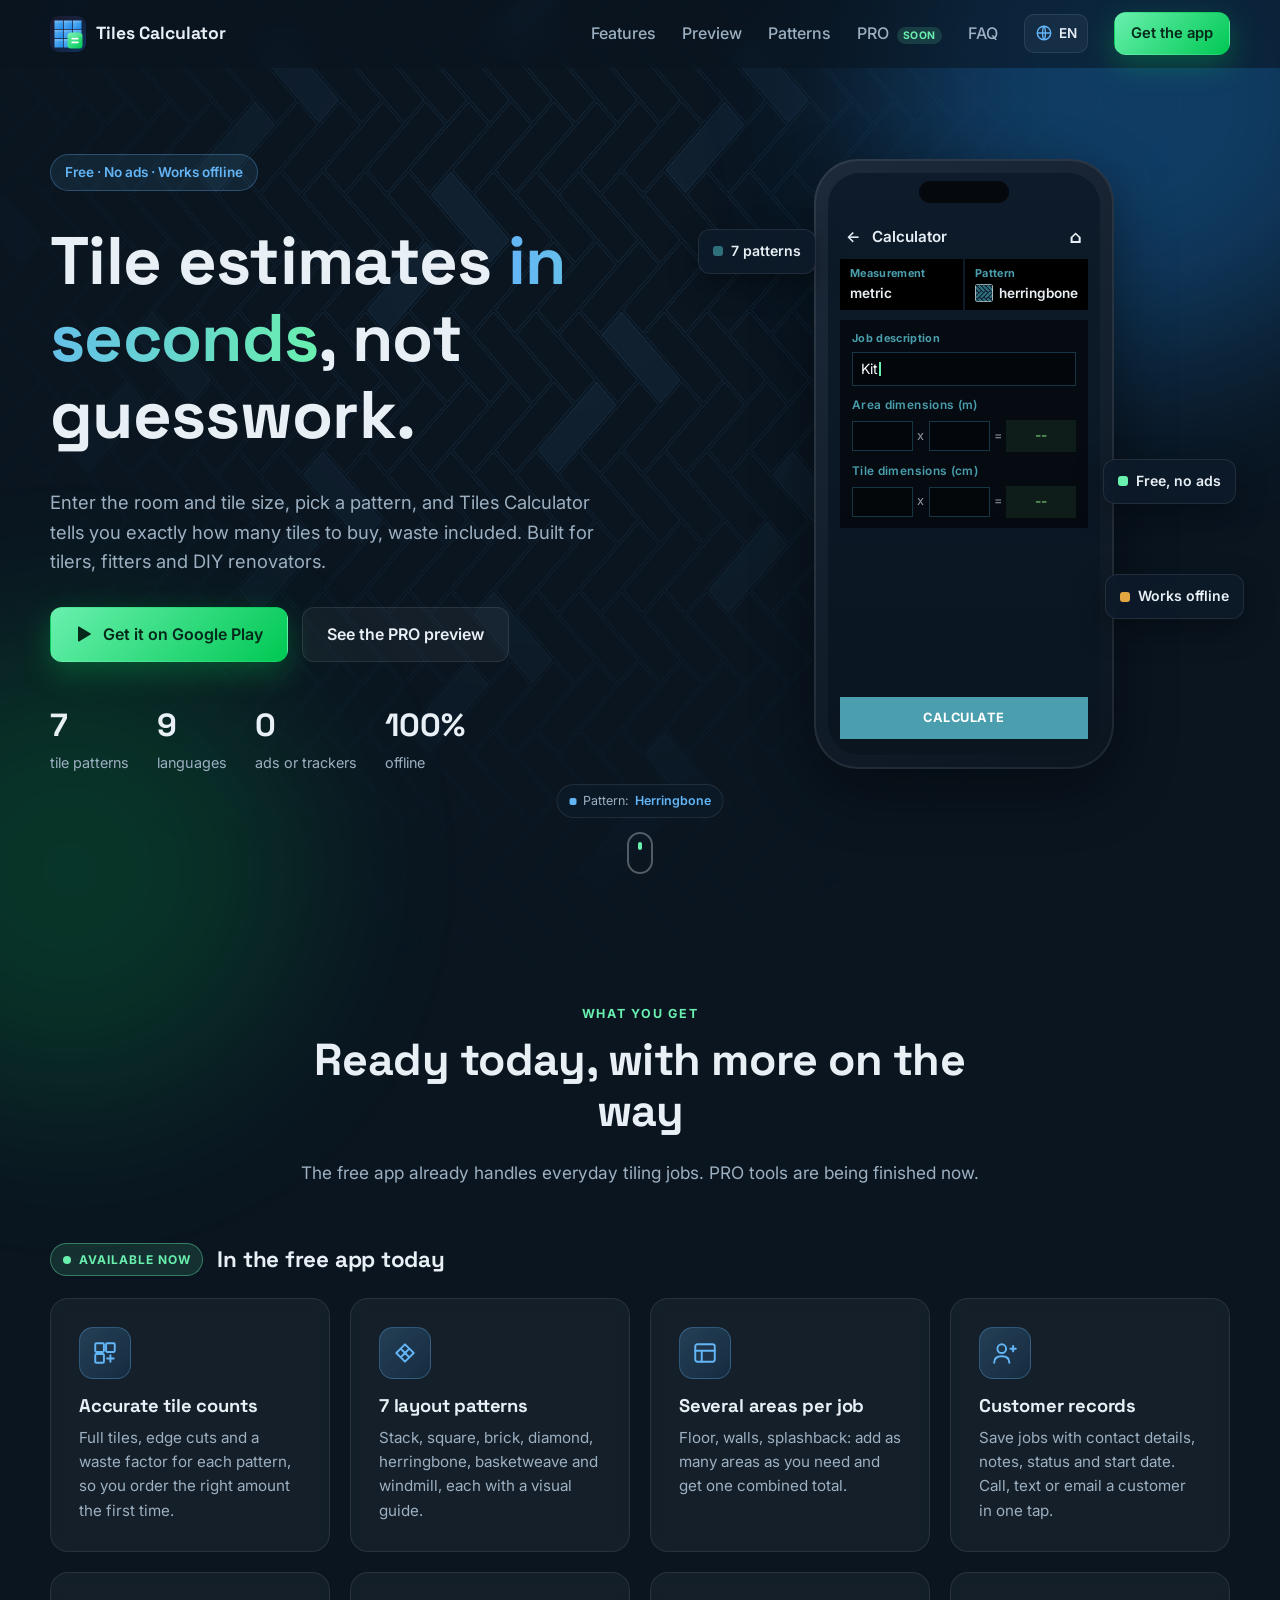
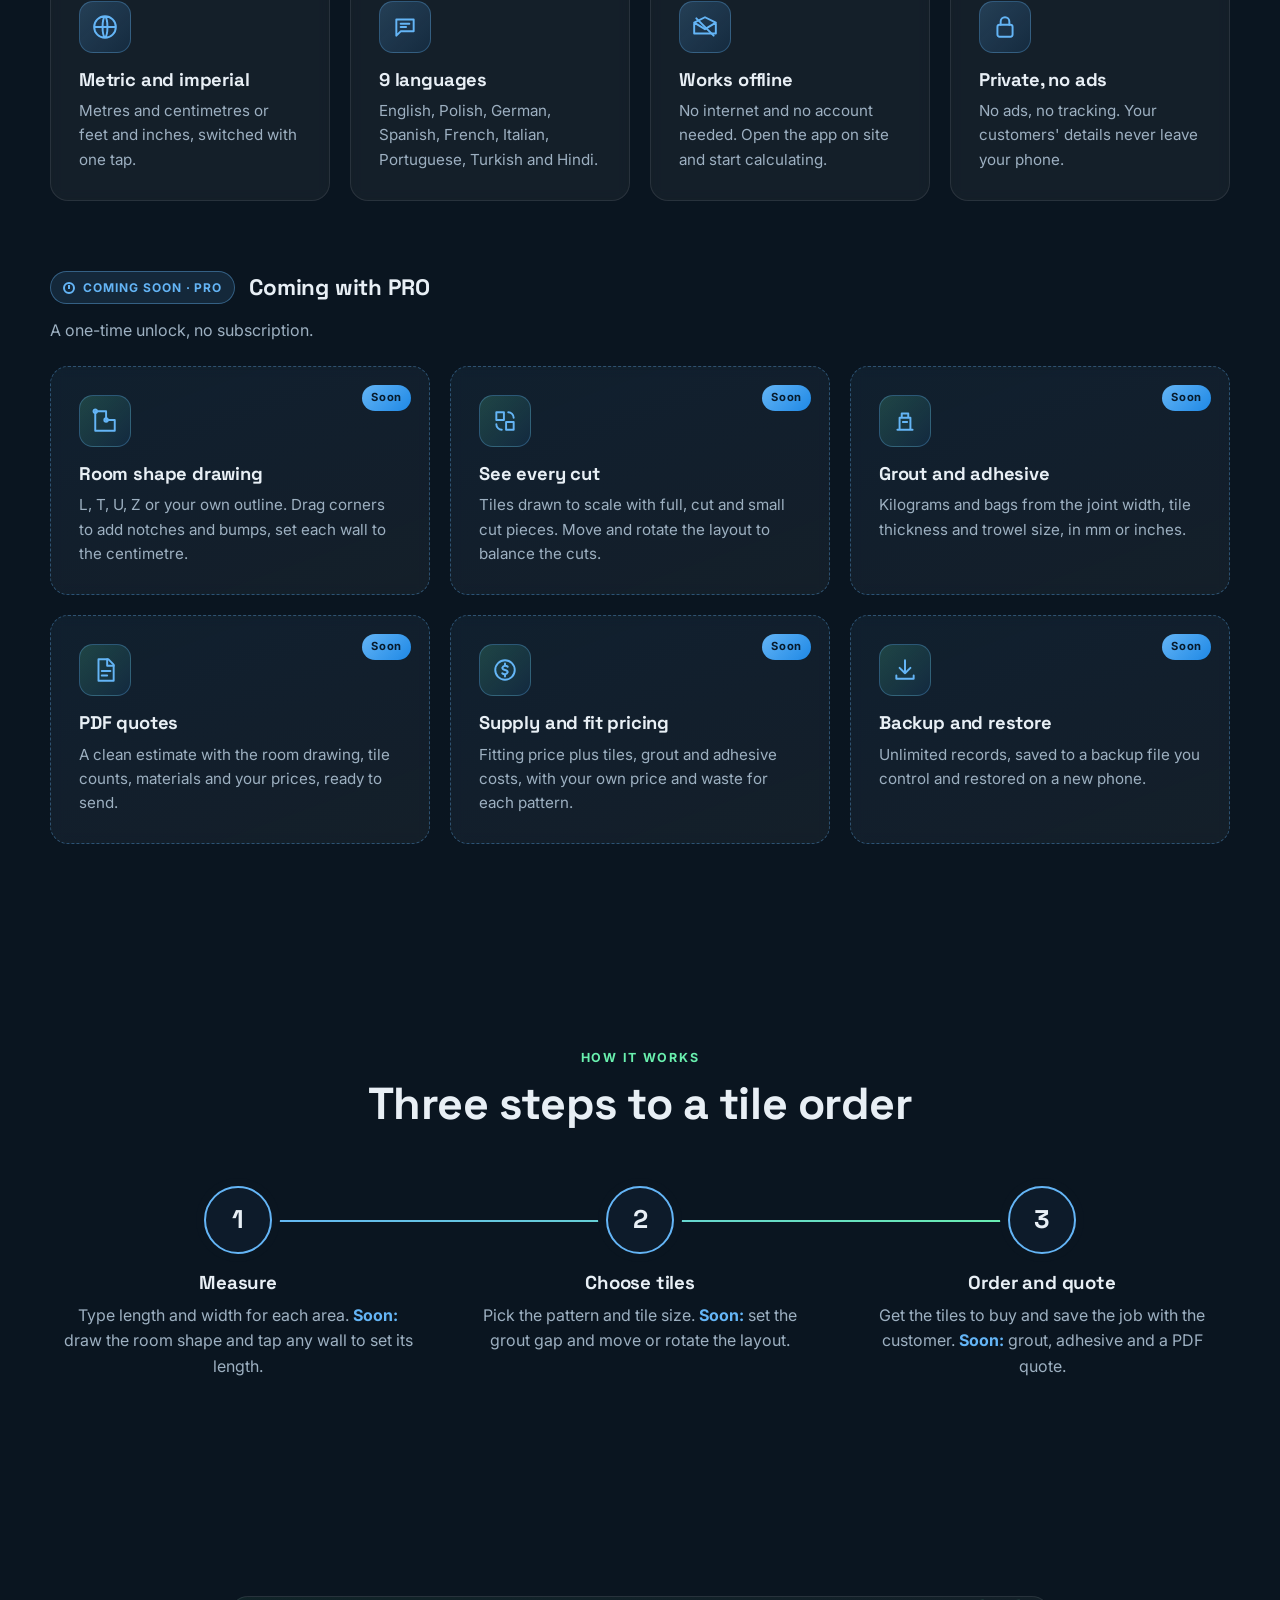
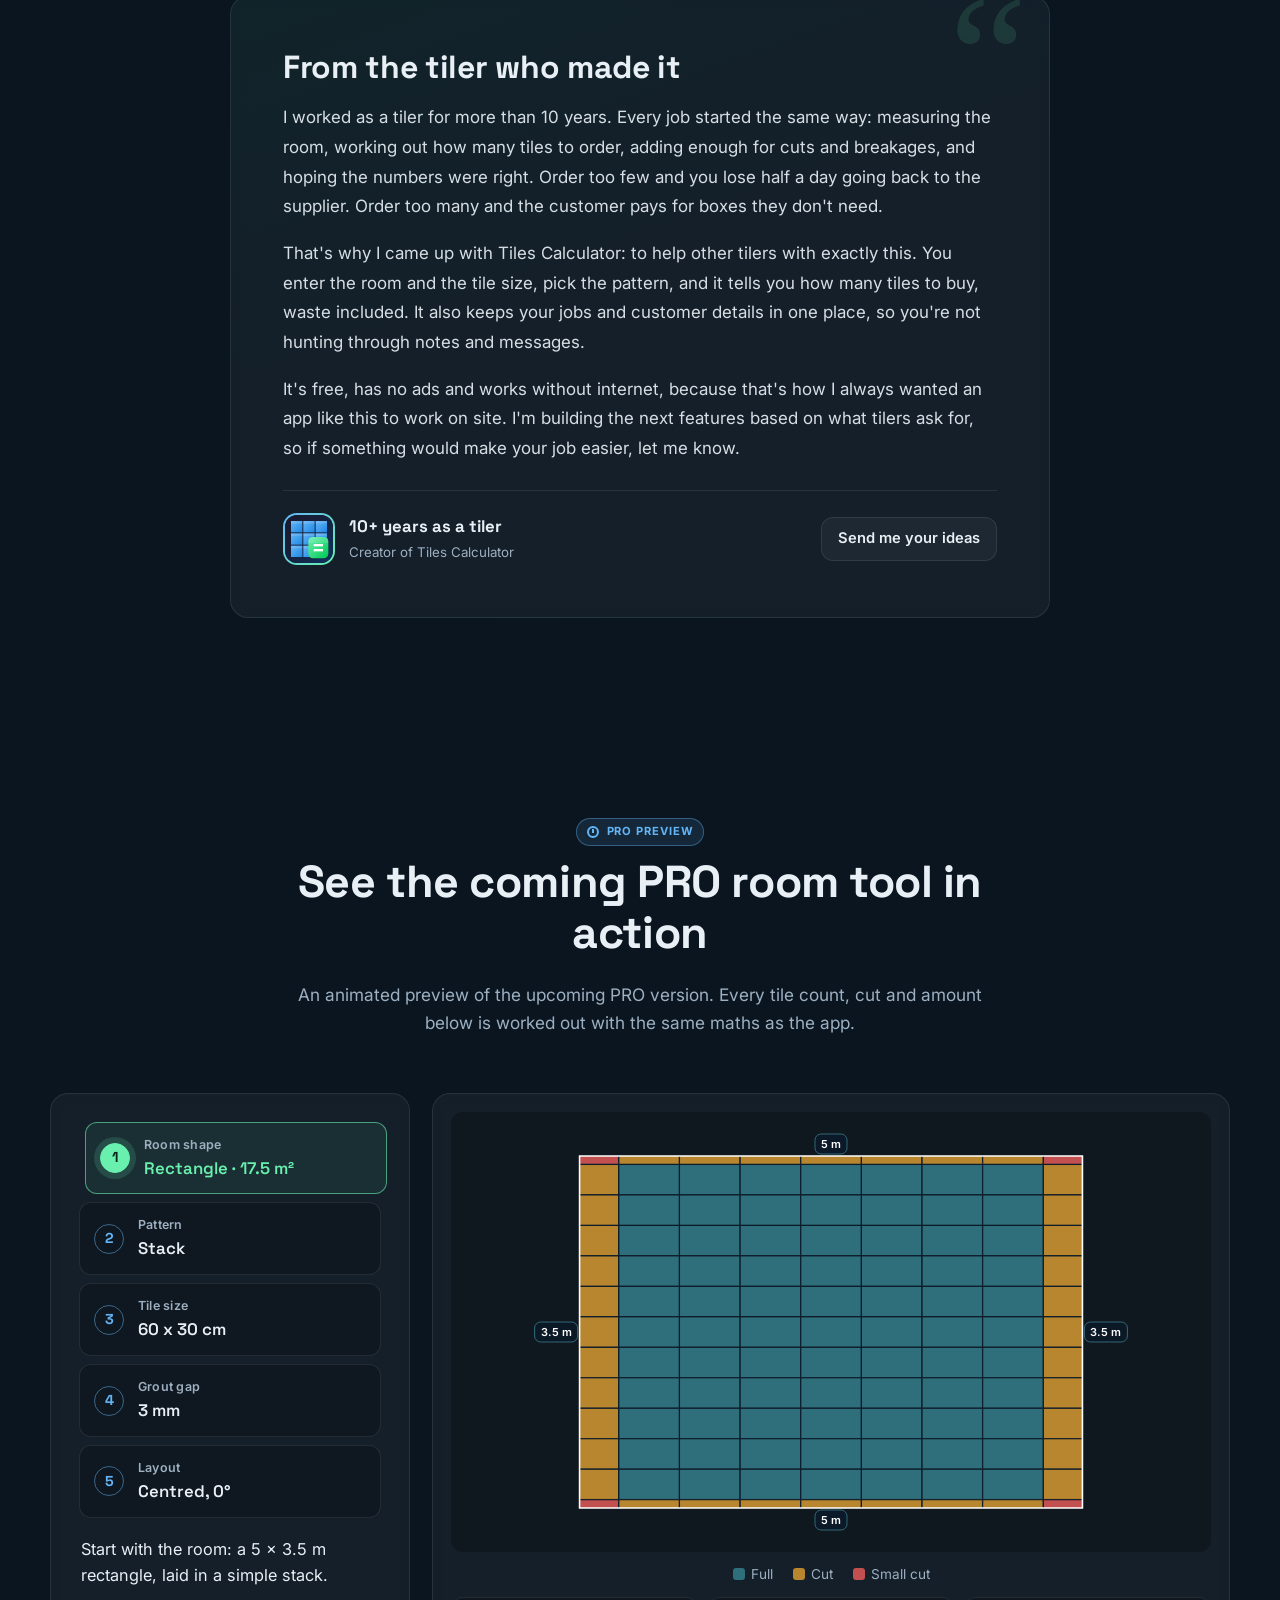
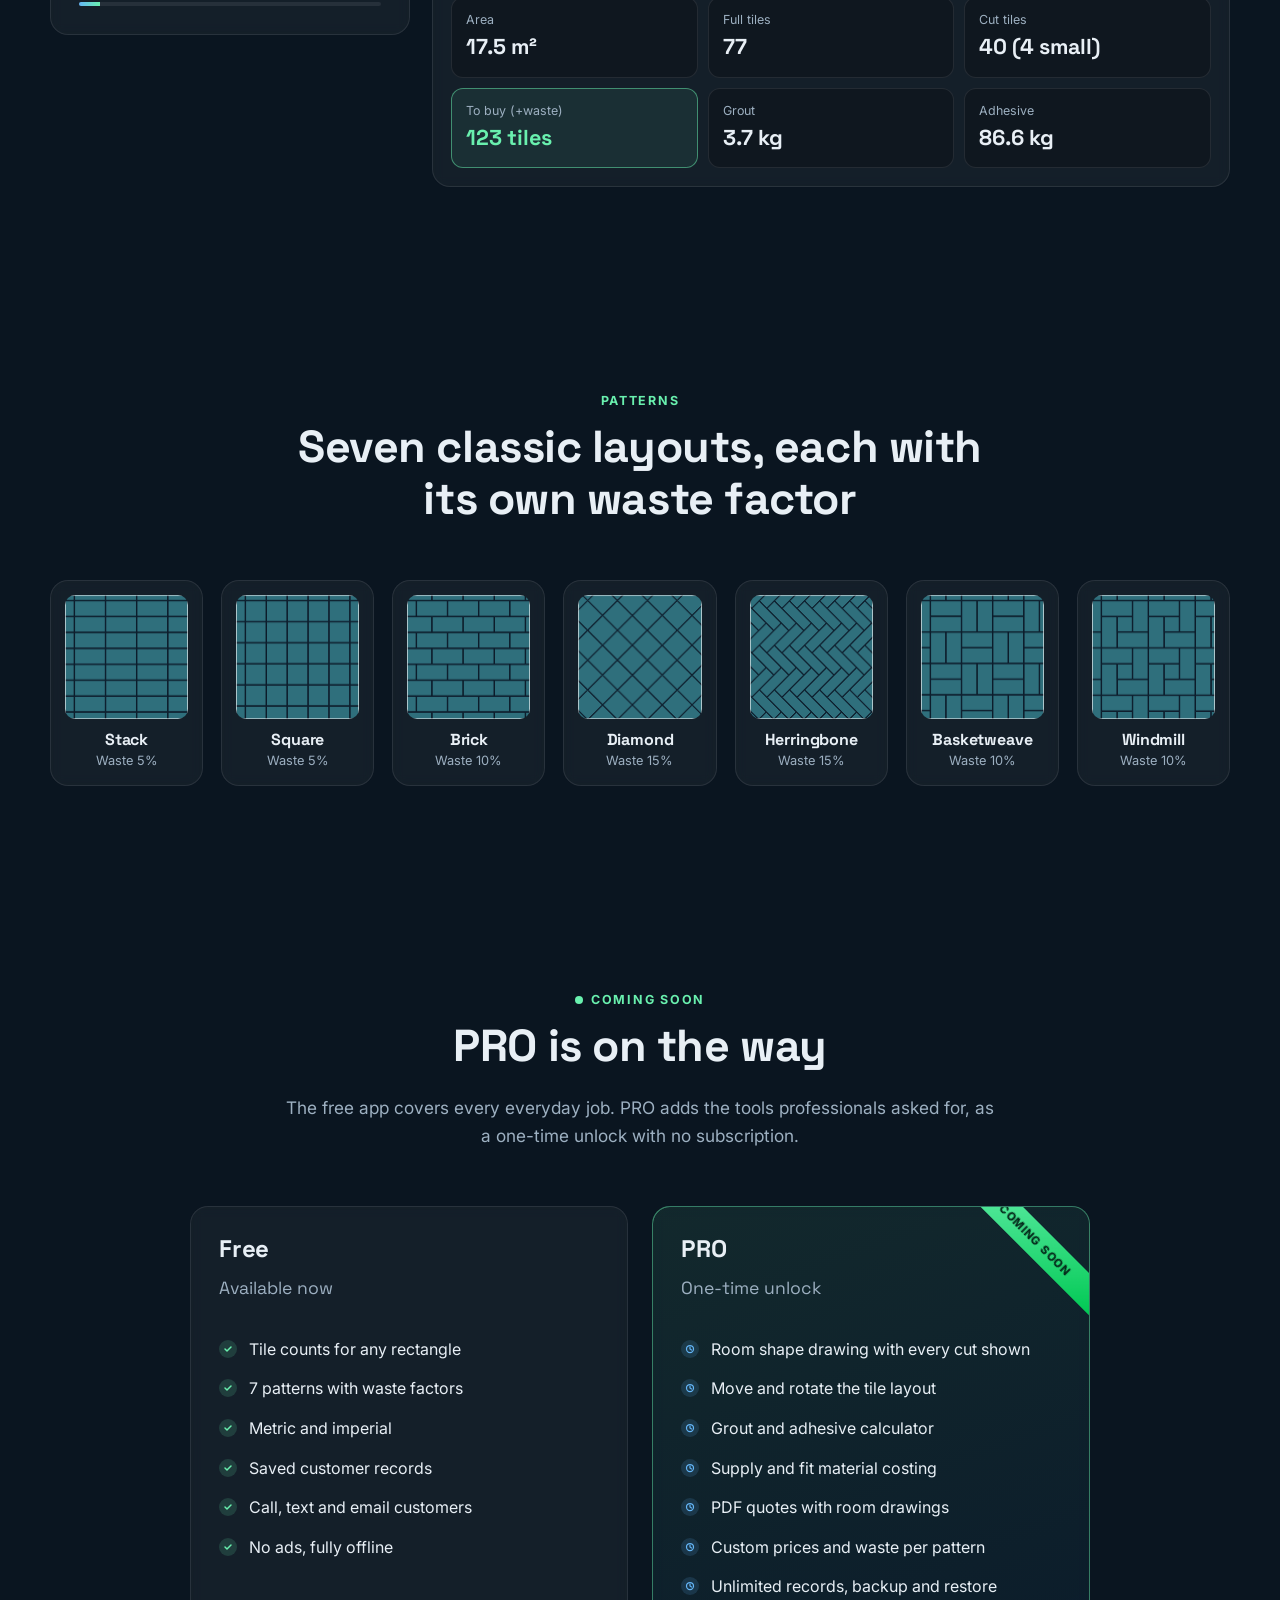
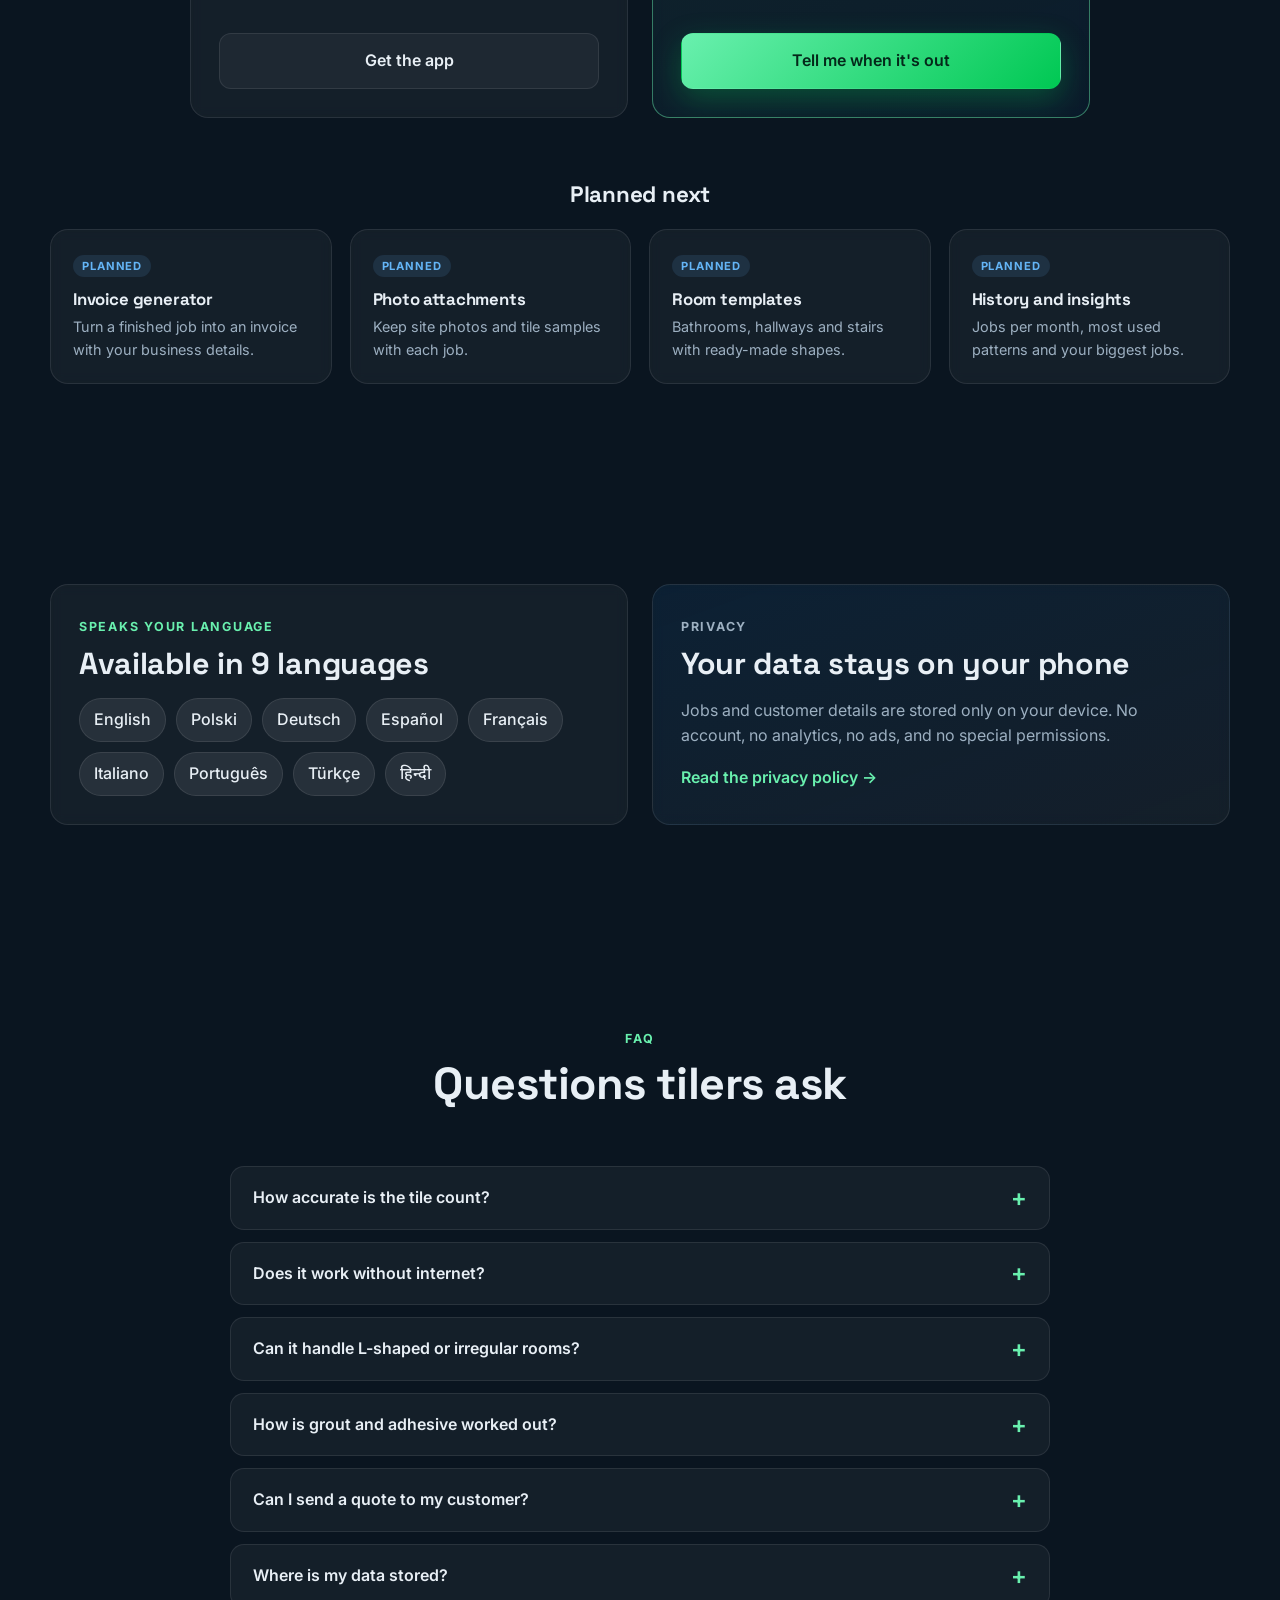
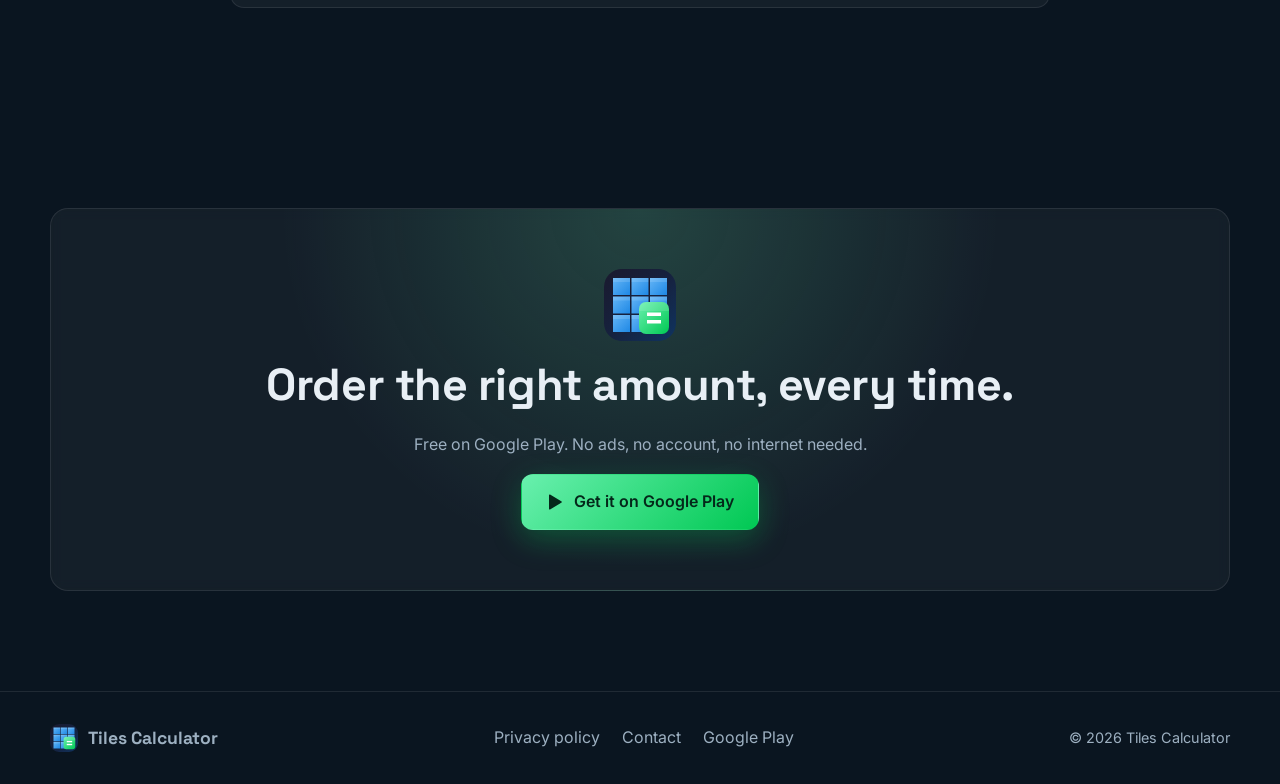
<file: index.html>
<!DOCTYPE html>
<html lang="en">
<head>
  <meta charset="UTF-8">
  <meta name="viewport" content="width=device-width, initial-scale=1">
  <title>Tiles Calculator – How Many Tiles Do I Need? Free App</title>
  <meta name="description" content="Free Android tile calculator. Find out how many tiles you need for any floor or wall: 7 patterns, waste included, metric or imperial. No ads, offline.">
  <meta name="keywords" content="tile calculator, how many tiles do I need, tiling calculator app, floor tile calculator, wall tile calculator, herringbone tile calculator, tile estimate, tiler app, Android">
  <meta name="author" content="Tiles Calculator">
  <meta name="robots" content="index, follow, max-image-preview:large">
  <link rel="canonical" href="https://bianielbianiel.github.io/tiles-calculator/">
  <link rel="alternate" hreflang="en" href="https://bianielbianiel.github.io/tiles-calculator/">
  <link rel="alternate" hreflang="pl" href="https://bianielbianiel.github.io/tiles-calculator/pl/">
  <link rel="alternate" hreflang="de" href="https://bianielbianiel.github.io/tiles-calculator/de/">
  <link rel="alternate" hreflang="es" href="https://bianielbianiel.github.io/tiles-calculator/es/">
  <link rel="alternate" hreflang="fr" href="https://bianielbianiel.github.io/tiles-calculator/fr/">
  <link rel="alternate" hreflang="it" href="https://bianielbianiel.github.io/tiles-calculator/it/">
  <link rel="alternate" hreflang="pt" href="https://bianielbianiel.github.io/tiles-calculator/pt/">
  <link rel="alternate" hreflang="tr" href="https://bianielbianiel.github.io/tiles-calculator/tr/">
  <link rel="alternate" hreflang="hi" href="https://bianielbianiel.github.io/tiles-calculator/hi/">
  <link rel="alternate" hreflang="x-default" href="https://bianielbianiel.github.io/tiles-calculator/">
  <meta name="theme-color" content="#0D1B2A">
  <meta name="color-scheme" content="dark">
  <script>(function(){var L=["pl", "de", "es", "fr", "it", "pt", "tr", "hi"];try{if(/bot|crawl|spider|slurp|lighthouse|preview/i.test(navigator.userAgent))return;var s=localStorage.getItem('tc-lang');if(s==='en')return;var w=s&&L.indexOf(s)>=0?s:null;if(!w){var ls=navigator.languages||[navigator.language||""];for(var i=0;i<ls.length&&!w;i++){var c=(ls[i]||"").slice(0,2).toLowerCase();if(c==="en")return;if(L.indexOf(c)>=0)w=c;}}if(w)location.replace(w+"/"+location.hash);}catch(e){}})();</script>

  <link rel="icon" type="image/svg+xml" href="assets/img/logo.svg">
  <link rel="icon" type="image/png" sizes="192x192" href="assets/img/icon-192.png">
  <link rel="apple-touch-icon" sizes="180x180" href="assets/img/icon-180.png">
  <link rel="manifest" href="site.webmanifest">

  <!-- Social sharing (Facebook, WhatsApp, LinkedIn, X) -->
  <meta property="og:type" content="website">
  <meta property="og:site_name" content="Tiles Calculator">
  <meta property="og:locale" content="en_GB">
  <meta property="og:url" content="https://bianielbianiel.github.io/tiles-calculator/">
  <meta property="og:title" content="Tiles Calculator – How many tiles do you need? Know in seconds.">
  <meta property="og:description" content="Free Android app for tilers, fitters and DIY renovators. 7 patterns, waste included, metric and imperial. No ads, works offline.">
  <meta property="og:image" content="https://bianielbianiel.github.io/tiles-calculator/assets/img/og-image.jpg">
  <meta property="og:image:width" content="1200">
  <meta property="og:image:height" content="630">
  <meta property="og:image:alt" content="Tiles Calculator app – how many tiles do you need? Know in seconds.">
  <meta name="twitter:card" content="summary_large_image">
  <meta name="twitter:title" content="Tiles Calculator – How many tiles do you need?">
  <meta name="twitter:description" content="Free Android tile calculator. 7 patterns, waste included, no ads, works offline.">
  <meta name="twitter:image" content="https://bianielbianiel.github.io/tiles-calculator/assets/img/og-image.jpg">

  <!-- Structured data for Google (app, website, FAQ) -->
  <script type="application/ld+json">{"@context": "https://schema.org", "@type": "SoftwareApplication", "name": "Tiles Calculator", "operatingSystem": "Android", "applicationCategory": "UtilitiesApplication", "description": "Free tile calculator app for Android. Work out how many tiles you need for any room, with 7 layout patterns, waste included, metric and imperial units. No ads, works offline.", "url": "https://bianielbianiel.github.io/tiles-calculator/", "image": "https://bianielbianiel.github.io/tiles-calculator/assets/img/icon-512.png", "screenshot": "https://bianielbianiel.github.io/tiles-calculator/assets/img/og-image.jpg", "offers": {"@type": "Offer", "price": "0", "priceCurrency": "USD"}, "inLanguage": ["en", "pl", "de", "es", "fr", "it", "pt", "tr", "hi"], "downloadUrl": "https://play.google.com/store/apps/details?id=tiles_calculator.tilecalc", "featureList": ["Tile quantity calculator with waste", "7 tile layout patterns", "Several areas per job", "Customer job records", "Metric and imperial units", "Works offline, no ads"]}</script>
  <script type="application/ld+json">{"@context": "https://schema.org", "@type": "WebSite", "name": "Tiles Calculator", "url": "https://bianielbianiel.github.io/tiles-calculator/", "inLanguage": "en"}</script>
  <script type="application/ld+json">{"@context": "https://schema.org", "@type": "FAQPage", "inLanguage": "en", "mainEntity": [{"@type": "Question", "name": "How accurate is the tile count?", "acceptedAnswer": {"@type": "Answer", "text": "The app works out the full tiles and the edge cuts for each area, then adds the waste factor for the pattern you chose. With PRO, coming soon, it will lay the real pattern over your room and count every cut piece."}}, {"@type": "Question", "name": "Does it work without internet?", "acceptedAnswer": {"@type": "Answer", "text": "Yes. Everything is calculated on your phone, so it works in a basement, a new build or anywhere without signal."}}, {"@type": "Question", "name": "Can it handle L-shaped or irregular rooms?", "acceptedAnswer": {"@type": "Answer", "text": "Room shapes are part of PRO, coming soon. You will be able to pick L, T, U or Z shapes, set each wall, and drag corners to add notches and bumps for chimney breasts, pillars or door recesses. Today you can add several rectangular areas to one job."}}, {"@type": "Question", "name": "How is grout and adhesive worked out?", "acceptedAnswer": {"@type": "Answer", "text": "The grout and adhesive calculator is coming with PRO. Grout uses the manufacturers' formula from tile size, tile thickness and joint width; adhesive uses typical coverage for the trowel notch, picked automatically from the tile size. Both include 10% extra and are rounded up to whole bags. You can see it in the PRO preview above."}}, {"@type": "Question", "name": "Can I send a quote to my customer?", "acceptedAnswer": {"@type": "Answer", "text": "PDF quotes are coming with PRO: an estimate with the room drawing, tile counts, materials and your prices, ready to share by email, WhatsApp or any app."}}, {"@type": "Question", "name": "Where is my data stored?", "acceptedAnswer": {"@type": "Answer", "text": "Only on your device. Uninstalling the app removes everything. Backup to a file you control is coming with PRO."}}]}</script>

  <link rel="preconnect" href="https://fonts.googleapis.com">
  <link rel="preconnect" href="https://fonts.gstatic.com" crossorigin>
  <link href="https://fonts.googleapis.com/css2?family=Inter:wght@400;500;600;700&family=Noto+Sans+Devanagari:wght@500&family=Space+Grotesk:wght@500;600;700&display=swap" rel="stylesheet">
  <link rel="stylesheet" href="assets/css/style.css?v=8">
</head>
<body>
  <div class="scroll-progress" aria-hidden="true"></div>
  <div class="bg-tiles" aria-hidden="true"></div>
  <canvas class="bg-pattern" aria-hidden="true"></canvas>
  <canvas class="bg-pattern" aria-hidden="true"></canvas>
  <div class="blob blob-1" aria-hidden="true"></div>
  <div class="blob blob-2" aria-hidden="true"></div>

  <!-- ============ Header ============ -->
  <header class="nav" id="top">
    <div class="container nav-inner">
      <a class="brand" href="#top" aria-label="Tiles Calculator home">
        <img src="assets/img/logo.svg" alt="" width="36" height="36">
        <span>Tiles Calculator</span>
      </a>
      <nav class="nav-links" id="nav-links" aria-label="Main">
        <a href="#features">Features</a>
        <a href="#demo">Preview</a>
        <a href="#patterns">Patterns</a>
        <a href="#pro">PRO <span class="soon-pill">soon</span></a>
        <a href="#faq">FAQ</a>
        <div class="lang" id="lang">
          <button class="lang-btn" type="button" aria-haspopup="true" aria-expanded="false" aria-label="Language">
            <svg viewBox="0 0 24 24" aria-hidden="true"><circle cx="12" cy="12" r="9"/><path d="M3 12h18M12 3c2.5 2.7 2.5 15.3 0 18M12 3c-2.5 2.7-2.5 15.3 0 18"/></svg>
            <span>EN</span>
          </button>
          <ul class="lang-menu" role="menu"><li><a href="./" hreflang="en" lang="en" data-lang="en" role="menuitem" aria-current="true">English<small>EN</small></a></li><li><a href="pl/" hreflang="pl" lang="pl" data-lang="pl" role="menuitem">Polski<small>PL</small></a></li><li><a href="de/" hreflang="de" lang="de" data-lang="de" role="menuitem">Deutsch<small>DE</small></a></li><li><a href="es/" hreflang="es" lang="es" data-lang="es" role="menuitem">Español<small>ES</small></a></li><li><a href="fr/" hreflang="fr" lang="fr" data-lang="fr" role="menuitem">Français<small>FR</small></a></li><li><a href="it/" hreflang="it" lang="it" data-lang="it" role="menuitem">Italiano<small>IT</small></a></li><li><a href="pt/" hreflang="pt" lang="pt" data-lang="pt" role="menuitem">Português<small>PT</small></a></li><li><a href="tr/" hreflang="tr" lang="tr" data-lang="tr" role="menuitem">Türkçe<small>TR</small></a></li><li><a href="hi/" hreflang="hi" lang="hi" data-lang="hi" role="menuitem">हिन्दी<small>HI</small></a></li></ul>
        </div>
        <a class="btn btn-small btn-primary play-link" href="#" target="_blank" rel="noopener">Get the app</a>
      </nav>
      <button class="burger" id="burger" aria-label="Open menu" aria-expanded="false" aria-controls="nav-links">
        <span></span><span></span><span></span>
      </button>
    </div>
  </header>

  <main>
    <!-- ============ Hero ============ -->
    <section class="hero">
      <div class="container hero-grid">
        <div class="hero-copy">
          <p class="badge reveal">Free &middot; No ads &middot; Works offline</p>
          <h1 class="reveal hero-title">Tile estimates <span class="gradient-text">in seconds</span>, not guesswork.</h1>
          <p class="lead reveal">Enter the room and tile size, pick a pattern, and Tiles Calculator tells you exactly how many tiles to buy, waste included. Built for tilers, fitters and DIY renovators.</p>
          <div class="hero-cta reveal">
            <a class="btn btn-primary btn-shine play-link" href="#" target="_blank" rel="noopener">
              <svg viewBox="0 0 24 24" aria-hidden="true"><path d="M4 2.8v18.4c0 .7.8 1.2 1.4.8l15.4-9.2c.6-.4.6-1.2 0-1.6L5.4 2c-.6-.4-1.4.1-1.4.8z"/></svg>
              Get it on Google Play
            </a>
            <a class="btn btn-ghost" href="#demo">See the PRO preview</a>
          </div>
          <dl class="stats reveal">
            <div><dt><span class="count" data-to="7">0</span></dt><dd>tile patterns</dd></div>
            <div><dt><span class="count" data-to="9">0</span></dt><dd>languages</dd></div>
            <div><dt><span class="count" data-to="0">0</span></dt><dd>ads or trackers</dd></div>
            <div><dt><span class="count" data-to="100">0</span>%</dt><dd>offline</dd></div>
          </dl>
        </div>

        <div class="hero-visual reveal">
          <div class="phone">
            <div class="phone-notch"></div>
            <div class="phone-screen calc-screen" aria-label="The free Calculator screen working out a tile order" role="img">
              <div class="app-bar"><span>&larr;</span> Calculator <span class="home">&#8962;</span></div>
              <div class="calc-spinners">
                <div><small>Measurement</small><b>metric</b></div>
                <div><small>Pattern</small><b class="pat-row"><canvas id="pat-swatch" width="18" height="18"></canvas><span id="calc-pattern">herringbone</span></b></div>
              </div>
              <div class="calc-card">
                <small class="calc-label">Job description</small>
                <div class="calc-input wide" id="calc-job"></div>
                <small class="calc-head">Area dimensions (m)</small>
                <div class="calc-row">
                  <div class="calc-input" id="calc-al"></div><span>x</span>
                  <div class="calc-input" id="calc-aw"></div><span>=</span>
                  <div class="calc-total" id="calc-at">--</div>
                </div>
                <small class="calc-head">Tile dimensions (cm)</small>
                <div class="calc-row">
                  <div class="calc-input" id="calc-tl"></div><span>x</span>
                  <div class="calc-input" id="calc-tw"></div><span>=</span>
                  <div class="calc-total" id="calc-tt">--</div>
                </div>
              </div>
              <div class="calc-result" id="calc-result">
                <small>You will need</small>
                <div class="calc-big"><span id="calc-tiles">0</span> tiles</div>
                <div class="calc-waste">incl. <span id="calc-waste">0</span> waste &middot; <span id="calc-wpct">15</span>%</div>
              </div>
              <div class="calc-btn" id="calc-btn">CALCULATE</div>
            </div>
          </div>
          <div class="chips">
            <div class="float-chip chip-1"><span class="dot dot-blue"></span>7 patterns</div>
            <div class="float-chip chip-2"><span class="dot dot-green"></span>Free, no ads</div>
            <div class="float-chip chip-3"><span class="dot dot-orange"></span>Works offline</div>
          </div>
        </div>
      </div>
      <p class="bg-label" aria-hidden="true"><span class="bg-dot"></span><span class="bg-label-k">Pattern</span><b id="bg-name">Herringbone</b></p>
      <a class="scroll-hint" href="#features" aria-label="Scroll to features"><span></span></a>
    </section>

    <!-- ============ Features: now + coming soon ============ -->
    <section class="section" id="features">
      <div class="container">
        <header class="section-head reveal">
          <p class="eyebrow">What you get</p>
          <h2>Ready today, with more on the way</h2>
          <p class="sub">The free app already handles everyday tiling jobs. PRO tools are being finished now.</p>
        </header>

        <div class="group-head reveal">
          <span class="status-pill now"><span class="pulse-dot"></span>Available now</span>
          <h3>In the free app today</h3>
        </div>
        <div class="feature-grid">
          <article class="card feature reveal tilt">
            <div class="icon"><svg viewBox="0 0 24 24"><rect x="3" y="3" width="8" height="8" rx="1"/><rect x="13" y="3" width="8" height="8" rx="1"/><rect x="3" y="13" width="8" height="8" rx="1"/><path d="M14 17h6M17 14v6"/></svg></div>
            <h3>Accurate tile counts</h3>
            <p>Full tiles, edge cuts and a waste factor for each pattern, so you order the right amount the first time.</p>
          </article>
          <article class="card feature reveal tilt">
            <div class="icon"><svg viewBox="0 0 24 24"><path d="M4 12l4-4 4 4-4 4zM12 12l4-4 4 4-4 4zM8 8l4-4 4 4M8 16l4 4 4-4"/></svg></div>
            <h3>7 layout patterns</h3>
            <p>Stack, square, brick, diamond, herringbone, basketweave and windmill, each with a visual guide.</p>
          </article>
          <article class="card feature reveal tilt">
            <div class="icon"><svg viewBox="0 0 24 24"><rect x="3" y="4" width="18" height="16" rx="2"/><path d="M3 10h18M9 10v10"/></svg></div>
            <h3>Several areas per job</h3>
            <p>Floor, walls, splashback: add as many areas as you need and get one combined total.</p>
          </article>
          <article class="card feature reveal tilt">
            <div class="icon"><svg viewBox="0 0 24 24"><circle cx="9" cy="8" r="4"/><path d="M2 21c0-4 3-6 7-6s7 2 7 6M17 8h5M19.5 5.5v5"/></svg></div>
            <h3>Customer records</h3>
            <p>Save jobs with contact details, notes, status and start date. Call, text or email a customer in one tap.</p>
          </article>
          <article class="card feature reveal tilt">
            <div class="icon"><svg viewBox="0 0 24 24"><path d="M12 2a10 10 0 100 20 10 10 0 000-20zM2 12h20M12 2c3 3 3 17 0 20M12 2c-3 3-3 17 0 20"/></svg></div>
            <h3>Metric and imperial</h3>
            <p>Metres and centimetres or feet and inches, switched with one tap.</p>
          </article>
          <article class="card feature reveal tilt">
            <div class="icon"><svg viewBox="0 0 24 24"><path d="M4 5h16v11H8l-4 4z"/><path d="M8 9h8M8 12h5"/></svg></div>
            <h3>9 languages</h3>
            <p>English, Polish, German, Spanish, French, Italian, Portuguese, Turkish and Hindi.</p>
          </article>
          <article class="card feature reveal tilt">
            <div class="icon"><svg viewBox="0 0 24 24"><path d="M2 8l10 6 10-6M2 8v10h20V8M2 8l10-5 10 5"/><path d="M4 4l16 16"/></svg></div>
            <h3>Works offline</h3>
            <p>No internet and no account needed. Open the app on site and start calculating.</p>
          </article>
          <article class="card feature reveal tilt">
            <div class="icon"><svg viewBox="0 0 24 24"><rect x="5" y="10" width="14" height="11" rx="2"/><path d="M8 10V7a4 4 0 018 0v3"/></svg></div>
            <h3>Private, no ads</h3>
            <p>No ads, no tracking. Your customers' details never leave your phone.</p>
          </article>
        </div>

        <div class="group-head soon reveal">
          <span class="status-pill soon"><span class="clock"></span>Coming soon &middot; PRO</span>
          <h3>Coming with PRO</h3>
          <p>A one-time unlock, no subscription.</p>
        </div>
        <div class="feature-grid soon-grid">
          <article class="card feature soon-card reveal tilt">
            <span class="tag tag-soon">Soon</span>
            <div class="icon"><svg viewBox="0 0 24 24"><path d="M3 3h10v8h8v10H3z"/><circle cx="3" cy="3" r="1.6"/><circle cx="13" cy="11" r="1.6"/></svg></div>
            <h3>Room shape drawing</h3>
            <p>L, T, U, Z or your own outline. Drag corners to add notches and bumps, set each wall to the centimetre.</p>
          </article>
          <article class="card feature soon-card reveal tilt">
            <span class="tag tag-soon">Soon</span>
            <div class="icon"><svg viewBox="0 0 24 24"><path d="M4 4h7v7H4zM13 13h7v7h-7z"/><path d="M15 4a5 5 0 015 5M9 20a5 5 0 01-5-5"/></svg></div>
            <h3>See every cut</h3>
            <p>Tiles drawn to scale with full, cut and small cut pieces. Move and rotate the layout to balance the cuts.</p>
          </article>
          <article class="card feature soon-card reveal tilt">
            <span class="tag tag-soon">Soon</span>
            <div class="icon"><svg viewBox="0 0 24 24"><path d="M5 20h14M7 20V9h10v11M9 9V5h6v4"/><path d="M10 13h4"/></svg></div>
            <h3>Grout and adhesive</h3>
            <p>Kilograms and bags from the joint width, tile thickness and trowel size, in mm or inches.</p>
          </article>
          <article class="card feature soon-card reveal tilt">
            <span class="tag tag-soon">Soon</span>
            <div class="icon"><svg viewBox="0 0 24 24"><path d="M6 2h9l5 5v15H6z"/><path d="M14 2v6h6M9 13h8M9 17h5"/></svg></div>
            <h3>PDF quotes</h3>
            <p>A clean estimate with the room drawing, tile counts, materials and your prices, ready to send.</p>
          </article>
          <article class="card feature soon-card reveal tilt">
            <span class="tag tag-soon">Soon</span>
            <div class="icon"><svg viewBox="0 0 24 24"><circle cx="12" cy="12" r="9"/><path d="M14.5 9a3 3 0 00-5 1c0 3 5 1 5 4a3 3 0 01-5 1M12 6v2M12 16v2"/></svg></div>
            <h3>Supply and fit pricing</h3>
            <p>Fitting price plus tiles, grout and adhesive costs, with your own price and waste for each pattern.</p>
          </article>
          <article class="card feature soon-card reveal tilt">
            <span class="tag tag-soon">Soon</span>
            <div class="icon"><svg viewBox="0 0 24 24"><path d="M12 3v12M7 10l5 5 5-5"/><path d="M4 17v3h16v-3"/></svg></div>
            <h3>Backup and restore</h3>
            <p>Unlimited records, saved to a backup file you control and restored on a new phone.</p>
          </article>
        </div>
      </div>
    </section>

    <!-- ============ How it works ============ -->
    <section class="section steps-section">
      <div class="container">
        <header class="section-head reveal">
          <p class="eyebrow">How it works</p>
          <h2>Three steps to a tile order</h2>
        </header>
        <ol class="steps">
          <li class="step reveal"><span class="step-num">1</span><h3>Measure</h3><p>Type length and width for each area. <span class="inline-soon">Soon:</span> draw the room shape and tap any wall to set its length.</p></li>
          <li class="step reveal"><span class="step-num">2</span><h3>Choose tiles</h3><p>Pick the pattern and tile size. <span class="inline-soon">Soon:</span> set the grout gap and move or rotate the layout.</p></li>
          <li class="step reveal"><span class="step-num">3</span><h3>Order and quote</h3><p>Get the tiles to buy and save the job with the customer. <span class="inline-soon">Soon:</span> grout, adhesive and a PDF quote.</p></li>
        </ol>
      </div>
    </section>

    <!-- ============ From the maker ============ -->
    <section class="section maker-section" id="about">
      <div class="container narrow">
        <figure class="maker card reveal">
          <span class="maker-quote" aria-hidden="true">&ldquo;</span>
          <h2 class="maker-title">From the tiler who made it</h2>
          <blockquote>
            <p>I worked as a tiler for more than 10 years. Every job started the same way: measuring the room, working out how many tiles to order, adding enough for cuts and breakages, and hoping the numbers were right. Order too few and you lose half a day going back to the supplier. Order too many and the customer pays for boxes they don't need.</p>
            <p>That's why I came up with Tiles Calculator: to help other tilers with exactly this. You enter the room and the tile size, pick the pattern, and it tells you how many tiles to buy, waste included. It also keeps your jobs and customer details in one place, so you're not hunting through notes and messages.</p>
            <p>It's free, has no ads and works without internet, because that's how I always wanted an app like this to work on site. I'm building the next features based on what tilers ask for, so if something would make your job easier, let me know.</p>
          </blockquote>
          <figcaption class="maker-sign">
            <span class="maker-avatar" aria-hidden="true"><img src="assets/img/logo.svg" alt="" width="48" height="48"></span>
            <span><b>10+ years as a tiler</b><small>Creator of Tiles Calculator</small></span>
            <a class="btn btn-ghost btn-small maker-btn" href="mailto:website.scss@gmail.com?subject=Tiles%20Calculator">Send me your ideas</a>
          </figcaption>
        </figure>
      </div>
    </section>

    <!-- ============ Live demo ============ -->
    <section class="section" id="demo">
      <div class="container">
        <header class="section-head reveal">
          <p class="eyebrow"><span class="status-pill soon small"><span class="clock"></span>PRO preview</span></p>
          <h2>See the coming PRO room tool in action</h2>
          <p class="sub">An animated preview of the upcoming PRO version. Every tile count, cut and amount below is worked out with the same maths as the app.</p>
        </header>

        <div class="demo reveal">
          <div class="demo-controls card" aria-live="polite">
            <ol class="demo-steps" id="demo-steps">
              <li data-step="0"><span class="ds-num">1</span><div><b>Room shape</b><span id="ds-shape">Rectangle</span></div></li>
              <li data-step="1"><span class="ds-num">2</span><div><b>Pattern</b><span id="ds-pattern">Stack</span></div></li>
              <li data-step="2"><span class="ds-num">3</span><div><b>Tile size</b><span id="ds-tile">60 x 30 cm</span></div></li>
              <li data-step="3"><span class="ds-num">4</span><div><b>Grout gap</b><span id="ds-gap">3 mm</span></div></li>
              <li data-step="4"><span class="ds-num">5</span><div><b>Layout</b><span id="ds-layout">Centred, 0°</span></div></li>
            </ol>
            <p class="demo-caption" id="demo-caption">Start with the room size.</p>
            <div class="demo-progress" aria-hidden="true"><span id="demo-bar"></span></div>
          </div>

          <div class="demo-stage card">
            <canvas id="demo-canvas" aria-label="Animated preview of tiles being laid in different rooms and patterns" role="img"></canvas>
            <div class="legend">
              <span><i class="sw sw-full"></i>Full</span>
              <span><i class="sw sw-cut"></i>Cut</span>
              <span><i class="sw sw-small"></i>Small cut</span>
            </div>
            <div class="results">
              <div class="result"><span class="r-label">Area</span><span class="r-value" id="r-area">–</span></div>
              <div class="result"><span class="r-label">Full tiles</span><span class="r-value" id="r-full">–</span></div>
              <div class="result"><span class="r-label">Cut tiles</span><span class="r-value" id="r-cut">–</span></div>
              <div class="result accent"><span class="r-label">To buy (+waste)</span><span class="r-value" id="r-buy">–</span></div>
              <div class="result"><span class="r-label">Grout</span><span class="r-value" id="r-grout">–</span></div>
              <div class="result"><span class="r-label">Adhesive</span><span class="r-value" id="r-glue">–</span></div>
            </div>
          </div>
        </div>
      </div>
    </section>

    <!-- ============ Patterns ============ -->
    <section class="section" id="patterns">
      <div class="container">
        <header class="section-head reveal">
          <p class="eyebrow">Patterns</p>
          <h2>Seven classic layouts, each with its own waste factor</h2>
        </header>
        <div class="pattern-grid" id="pattern-grid"><!-- filled by main.js --></div>
      </div>
    </section>

    <!-- ============ PRO (coming soon) ============ -->
    <section class="section" id="pro">
      <div class="container">
        <header class="section-head reveal">
          <p class="eyebrow"><span class="pulse-dot"></span>Coming soon</p>
          <h2>PRO is on the way</h2>
          <p class="sub">The free app covers every everyday job. PRO adds the tools professionals asked for, as a one-time unlock with no subscription.</p>
        </header>
        <div class="plans">
          <article class="card plan reveal">
            <h3>Free</h3>
            <p class="price">Available now</p>
            <ul class="checks">
              <li>Tile counts for any rectangle</li>
              <li>7 patterns with waste factors</li>
              <li>Metric and imperial</li>
              <li>Saved customer records</li>
              <li>Call, text and email customers</li>
              <li>No ads, fully offline</li>
            </ul>
            <a class="btn btn-ghost play-link" href="#" target="_blank" rel="noopener">Get the app</a>
          </article>
          <article class="card plan plan-pro reveal">
            <span class="ribbon">Coming soon</span>
            <h3>PRO</h3>
            <p class="price">One-time unlock</p>
            <ul class="checks soon">
              <li>Room shape drawing with every cut shown</li>
              <li>Move and rotate the tile layout</li>
              <li>Grout and adhesive calculator</li>
              <li>Supply and fit material costing</li>
              <li>PDF quotes with room drawings</li>
              <li>Custom prices and waste per pattern</li>
              <li>Unlimited records, backup and restore</li>
            </ul>
            <a class="btn btn-primary btn-shine" href="mailto:website.scss@gmail.com?subject=Tiles%20Calculator%20PRO">Tell me when it's out</a>
          </article>
        </div>

        <h3 class="roadmap-title reveal">Planned next</h3>
        <div class="roadmap">
          <div class="road-item card reveal"><span class="status">Planned</span><h4>Invoice generator</h4><p>Turn a finished job into an invoice with your business details.</p></div>
          <div class="road-item card reveal"><span class="status">Planned</span><h4>Photo attachments</h4><p>Keep site photos and tile samples with each job.</p></div>
          <div class="road-item card reveal"><span class="status">Planned</span><h4>Room templates</h4><p>Bathrooms, hallways and stairs with ready-made shapes.</p></div>
          <div class="road-item card reveal"><span class="status">Planned</span><h4>History and insights</h4><p>Jobs per month, most used patterns and your biggest jobs.</p></div>
        </div>
      </div>
    </section>

    <!-- ============ Languages + privacy ============ -->
    <section class="section">
      <div class="container two-col">
        <div class="card reveal">
          <p class="eyebrow">Speaks your language</p>
          <h2 class="h2-small">Available in 9 languages</h2>
          <ul class="langs">
            <li>English</li><li>Polski</li><li>Deutsch</li><li>Español</li><li>Français</li>
            <li>Italiano</li><li>Português</li><li>Türkçe</li><li>हिन्दी</li>
          </ul>
        </div>
        <div class="card reveal privacy-card">
          <p class="eyebrow">Privacy</p>
          <h2 class="h2-small">Your data stays on your phone</h2>
          <p>Jobs and customer details are stored only on your device. No account, no analytics, no ads, and no special permissions.</p>
          <a class="text-link" href="https://bianielbianiel.github.io/tiles-calculator-privacy/" rel="noopener">Read the privacy policy &rarr;</a>
        </div>
      </div>
    </section>

    <!-- ============ FAQ ============ -->
    <section class="section" id="faq">
      <div class="container narrow">
        <header class="section-head reveal">
          <p class="eyebrow">FAQ</p>
          <h2>Questions tilers ask</h2>
        </header>
        <div class="faq">
          <details class="reveal"><summary>How accurate is the tile count?</summary><p>The app works out the full tiles and the edge cuts for each area, then adds the waste factor for the pattern you chose. With PRO, coming soon, it will lay the real pattern over your room and count every cut piece.</p></details>
          <details class="reveal"><summary>Does it work without internet?</summary><p>Yes. Everything is calculated on your phone, so it works in a basement, a new build or anywhere without signal.</p></details>
          <details class="reveal"><summary>Can it handle L-shaped or irregular rooms?</summary><p>Room shapes are part of PRO, coming soon. You will be able to pick L, T, U or Z shapes, set each wall, and drag corners to add notches and bumps for chimney breasts, pillars or door recesses. Today you can add several rectangular areas to one job.</p></details>
          <details class="reveal"><summary>How is grout and adhesive worked out?</summary><p>The grout and adhesive calculator is coming with PRO. Grout uses the manufacturers' formula from tile size, tile thickness and joint width; adhesive uses typical coverage for the trowel notch, picked automatically from the tile size. Both include 10% extra and are rounded up to whole bags. You can see it in the PRO preview above.</p></details>
          <details class="reveal"><summary>Can I send a quote to my customer?</summary><p>PDF quotes are coming with PRO: an estimate with the room drawing, tile counts, materials and your prices, ready to share by email, WhatsApp or any app.</p></details>
          <details class="reveal"><summary>Where is my data stored?</summary><p>Only on your device. Uninstalling the app removes everything. Backup to a file you control is coming with PRO.</p></details>
        </div>
      </div>
    </section>

    <!-- ============ CTA ============ -->
    <section class="section cta-section">
      <div class="container">
        <div class="cta card reveal">
          <img src="assets/img/logo.svg" alt="" width="72" height="72" class="cta-logo">
          <h2>Order the right amount, every time.</h2>
          <p>Free on Google Play. No ads, no account, no internet needed.</p>
          <a class="btn btn-primary btn-shine play-link" href="#" target="_blank" rel="noopener">
            <svg viewBox="0 0 24 24" aria-hidden="true"><path d="M4 2.8v18.4c0 .7.8 1.2 1.4.8l15.4-9.2c.6-.4.6-1.2 0-1.6L5.4 2c-.6-.4-1.4.1-1.4.8z"/></svg>
            Get it on Google Play
          </a>
        </div>
      </div>
    </section>
  </main>

  <footer class="footer">
    <div class="container footer-inner">
      <a class="brand" href="#top"><img src="assets/img/logo.svg" alt="" width="28" height="28"><span>Tiles Calculator</span></a>
      <nav aria-label="Footer">
        <a href="https://bianielbianiel.github.io/tiles-calculator-privacy/" rel="noopener">Privacy policy</a>
        <a href="mailto:website.scss@gmail.com">Contact</a>
        <a class="play-link" href="#" target="_blank" rel="noopener">Google Play</a>
      </nav>
      <p class="copy">&copy; <span id="year">2026</span> Tiles Calculator</p>
    </div>
  </footer>


  <script src="assets/js/tiles-engine.js?v=8" defer></script>
  <script src="assets/js/main.js?v=8" defer></script>
</body>
</html>
</file>
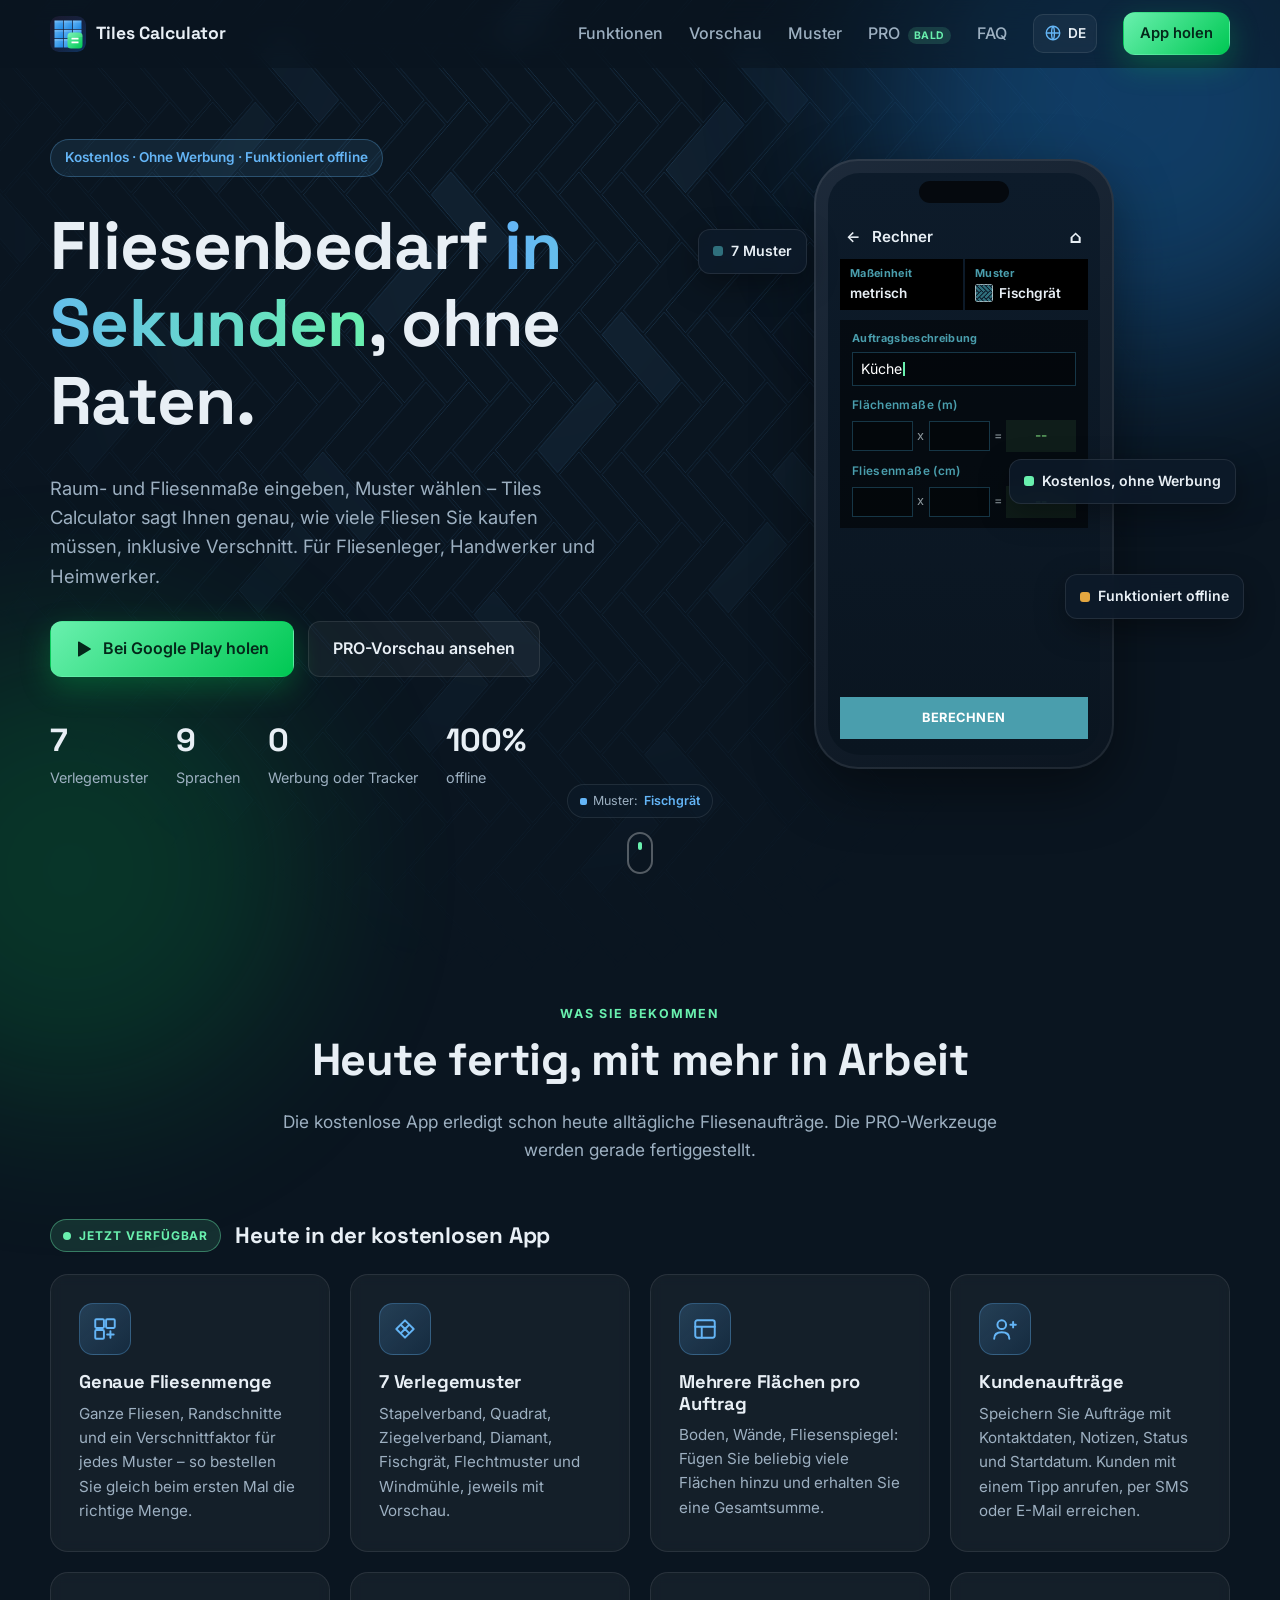
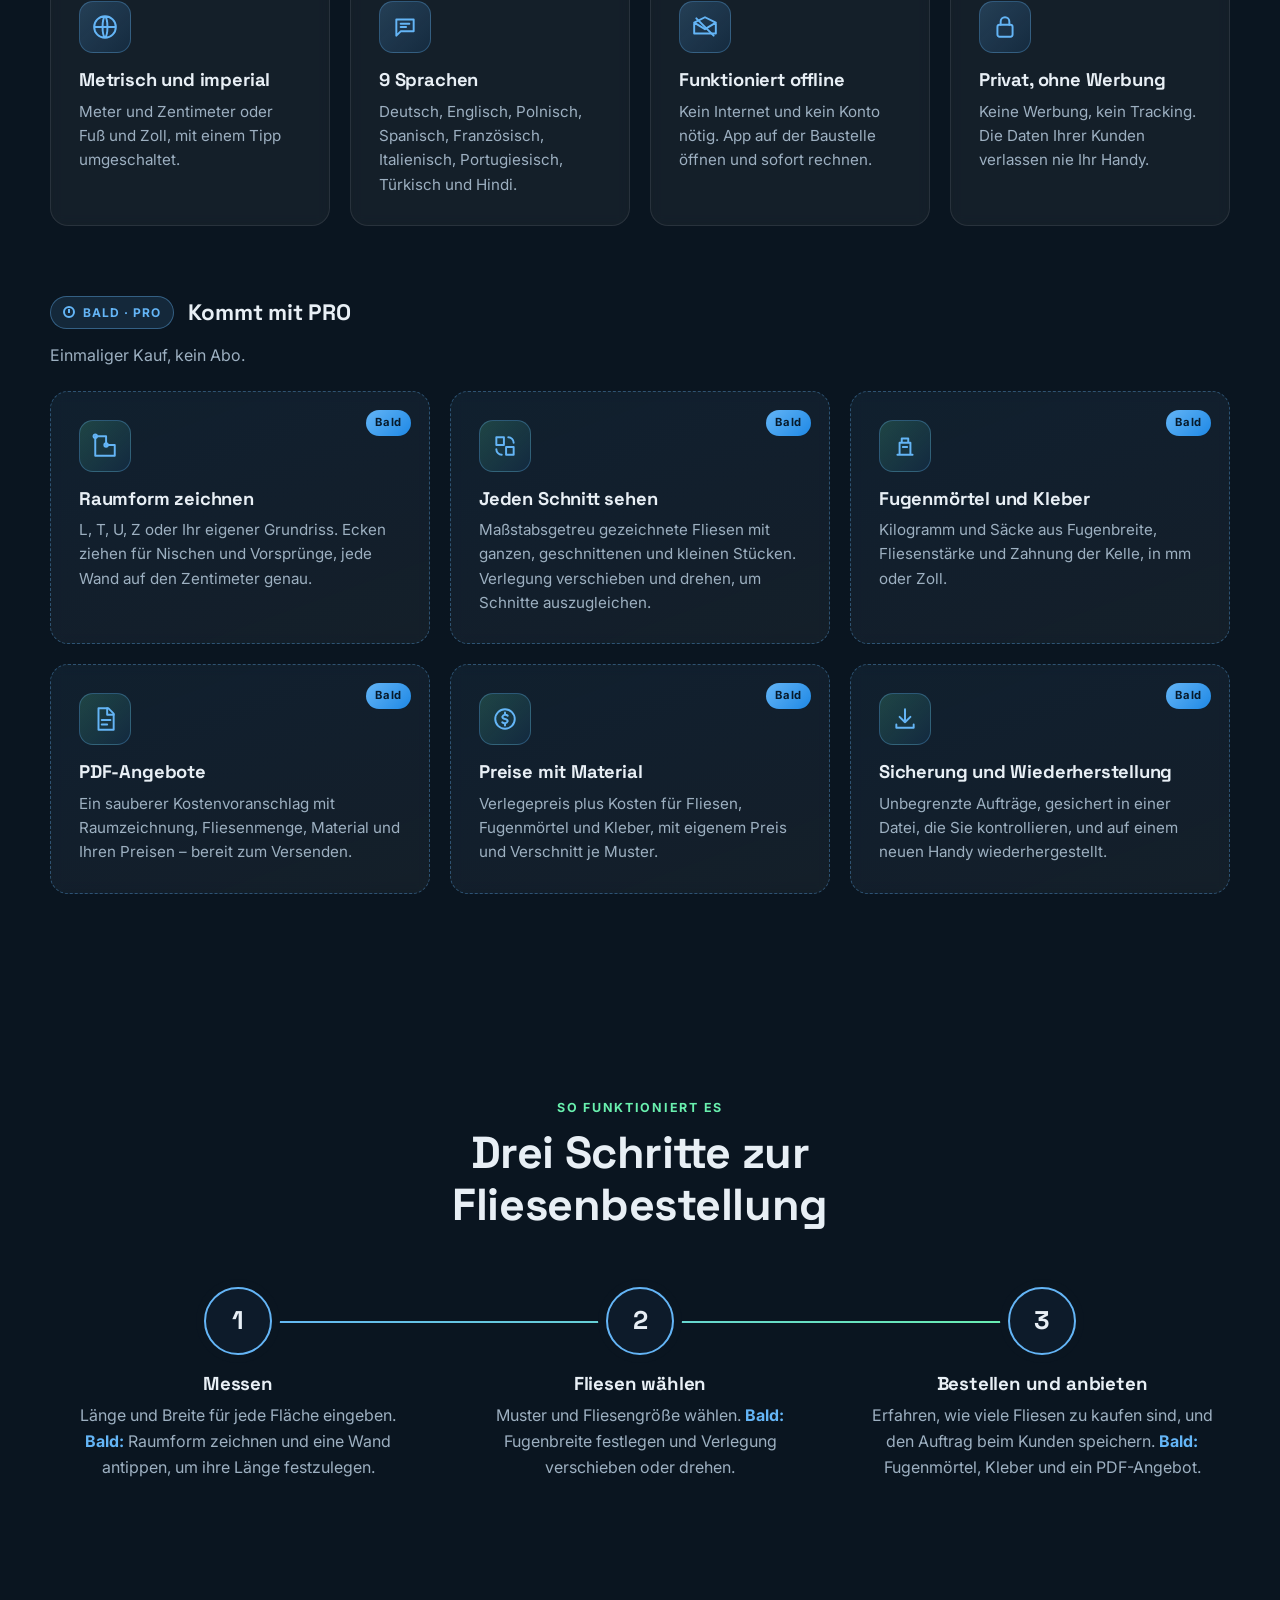
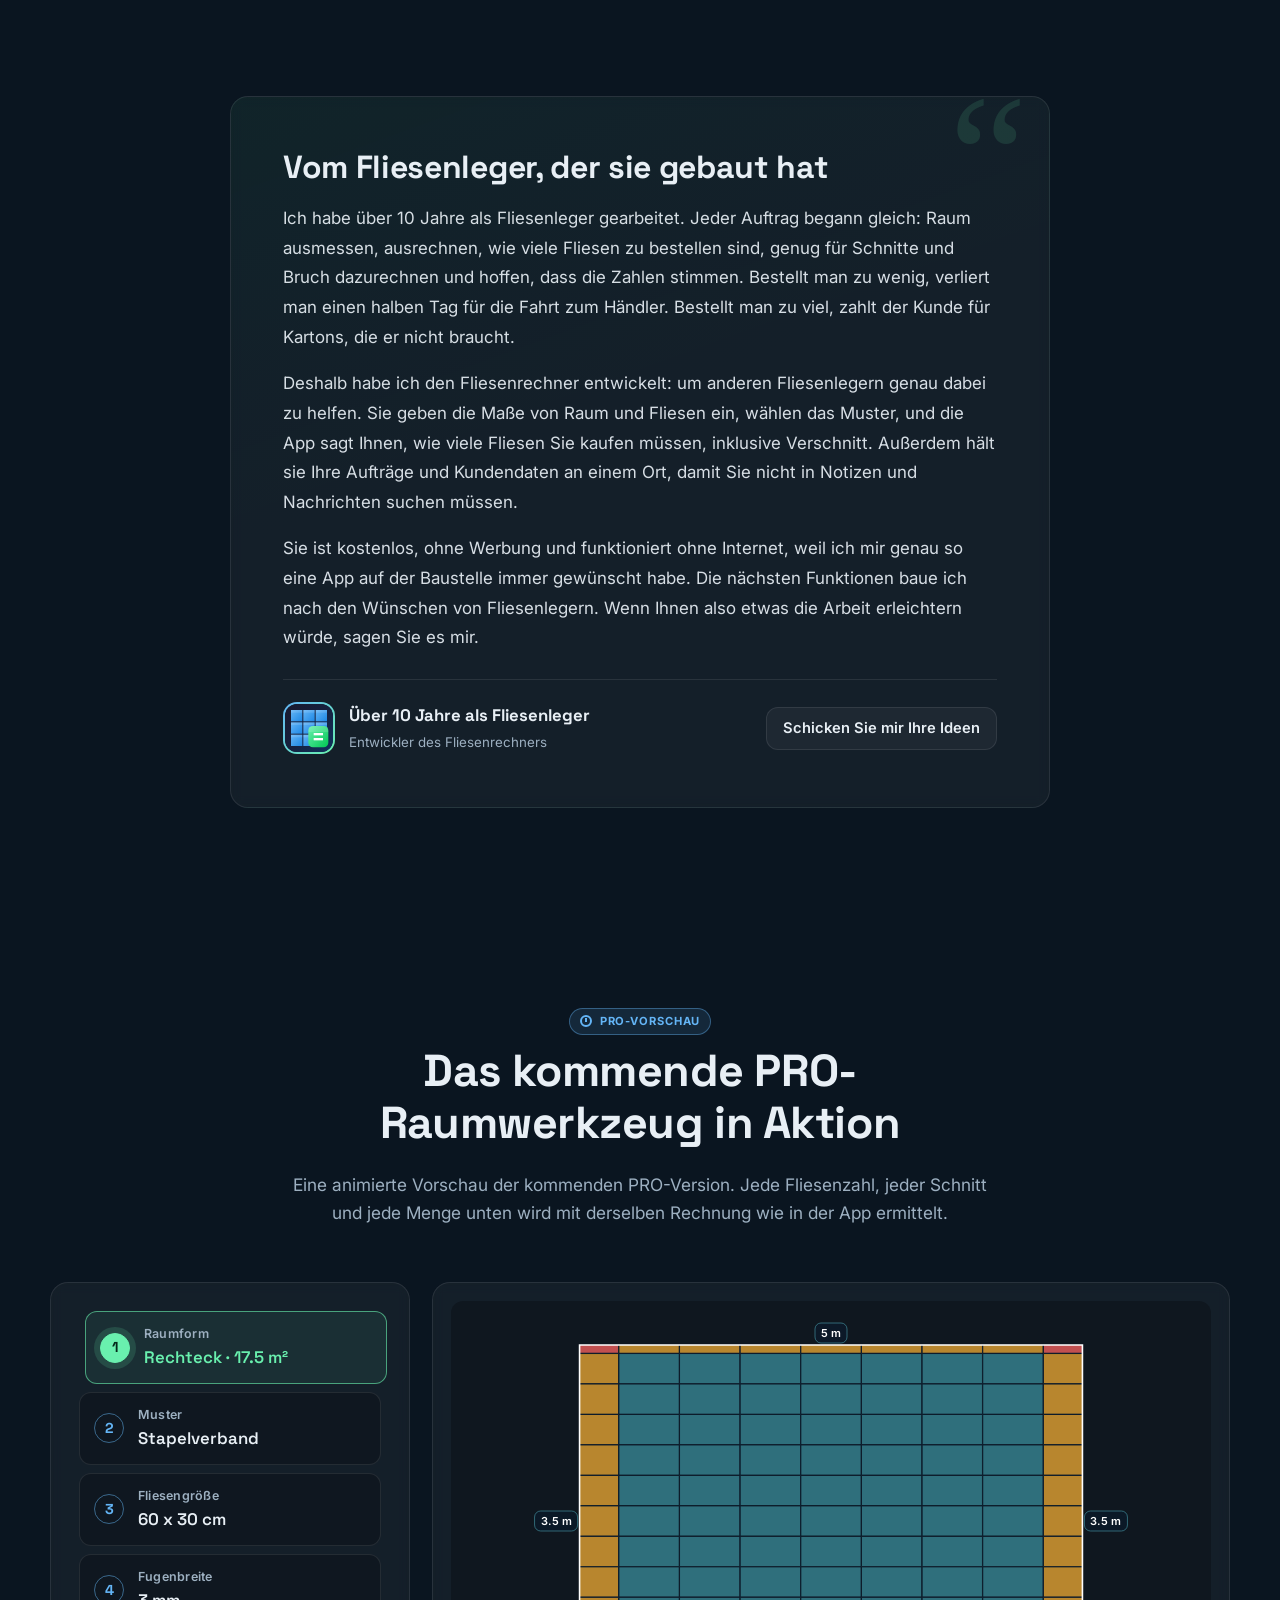
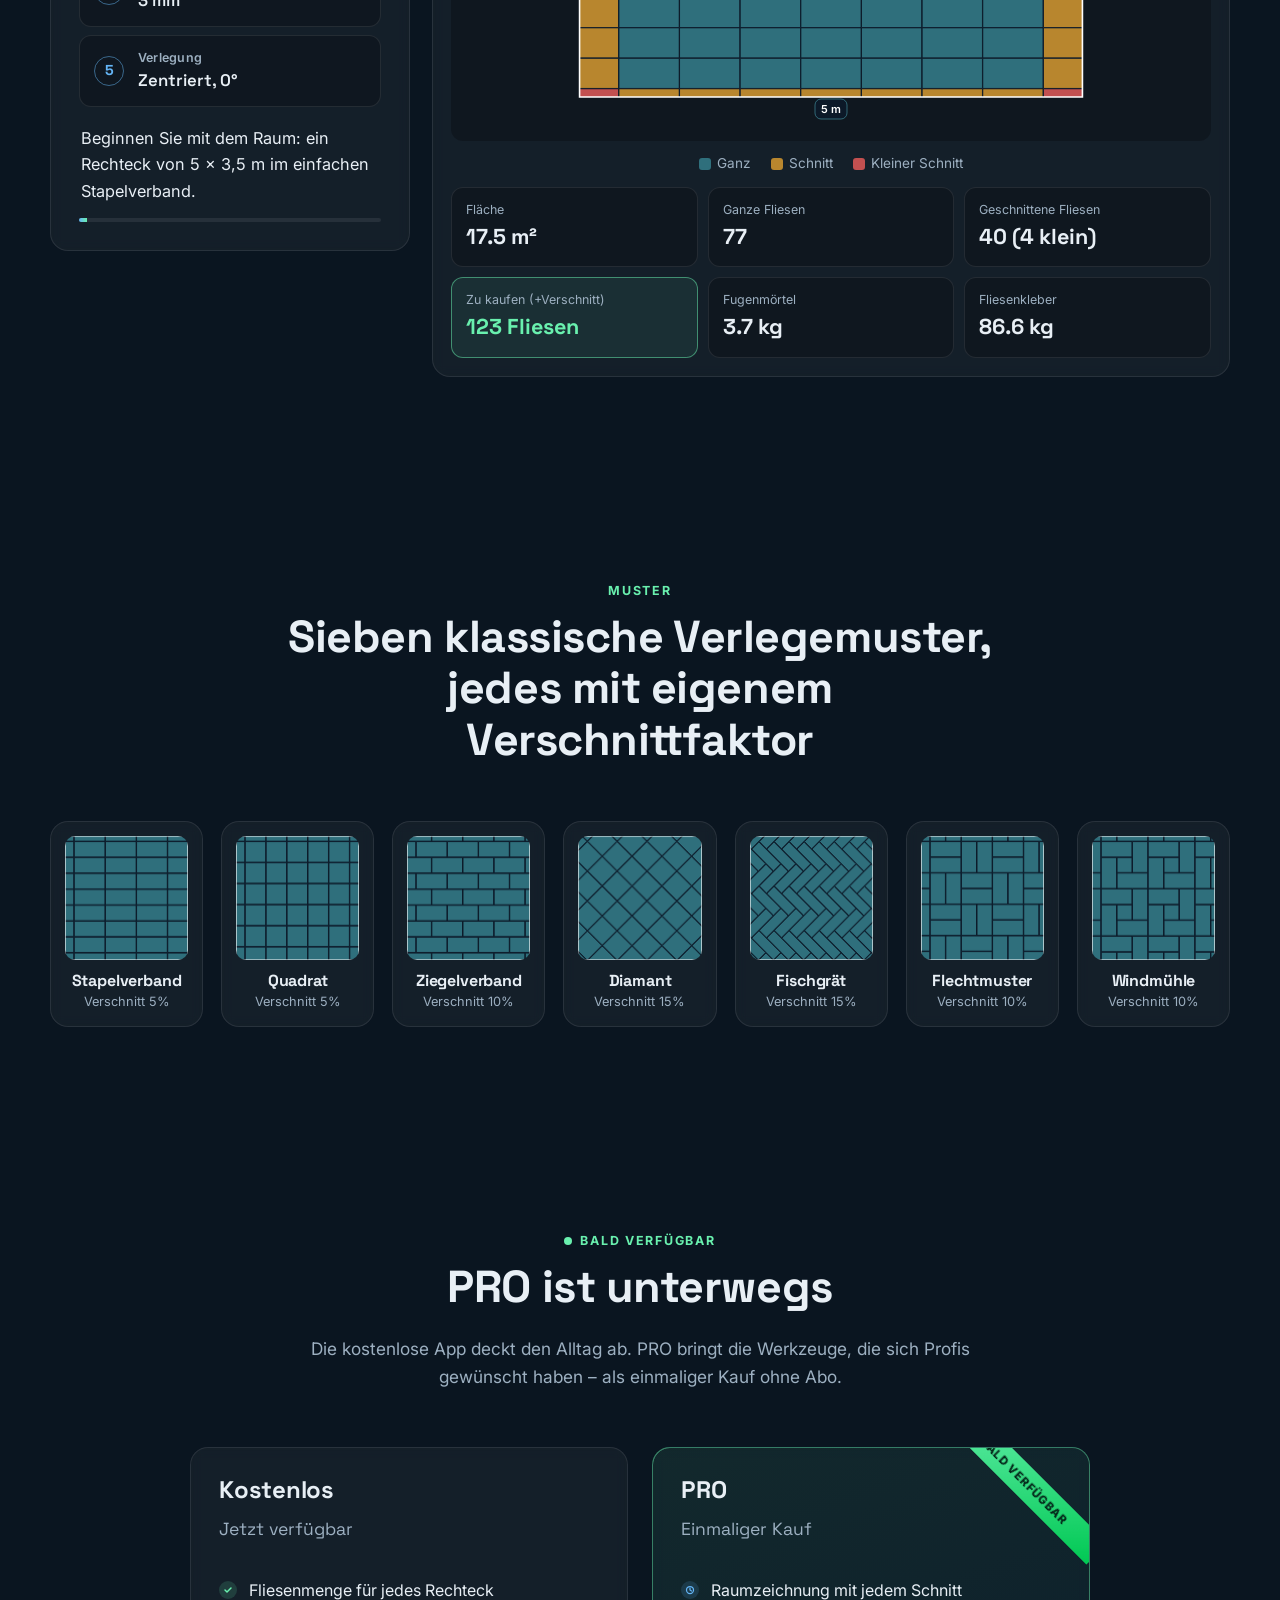
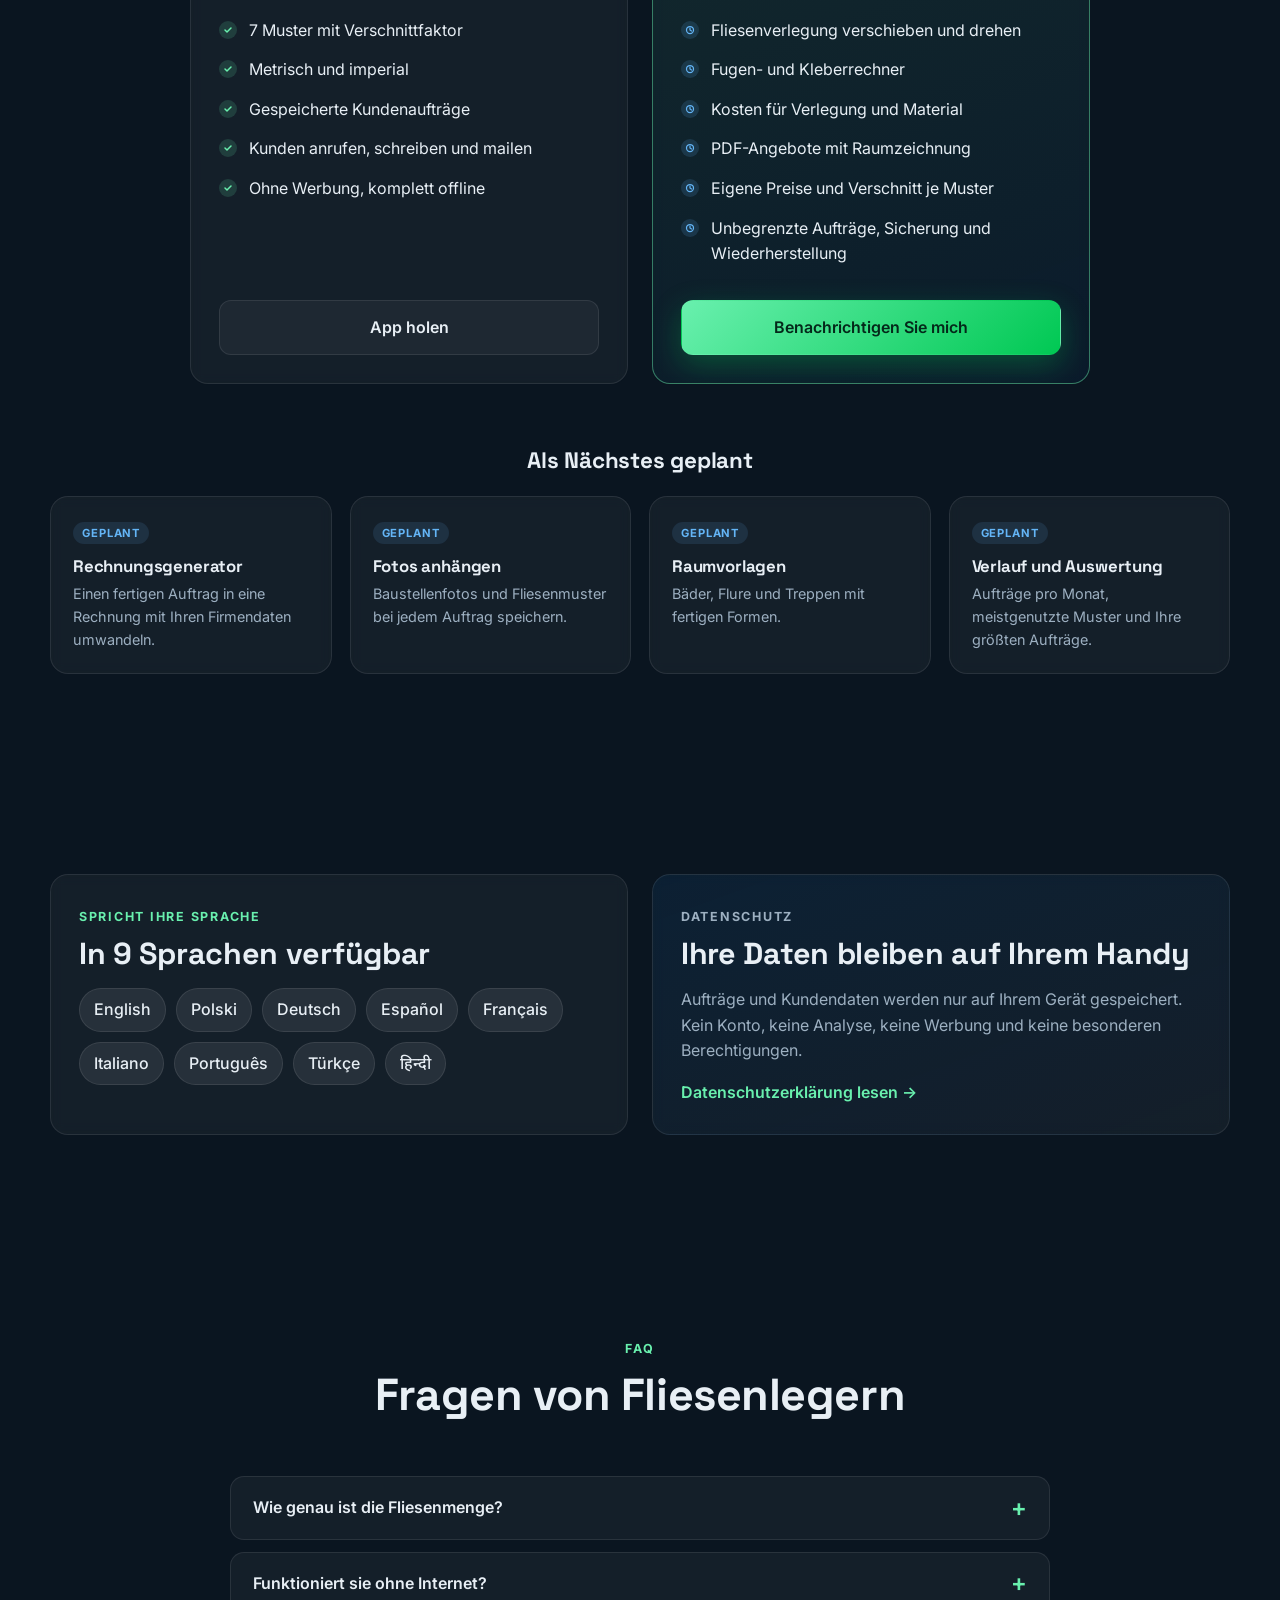
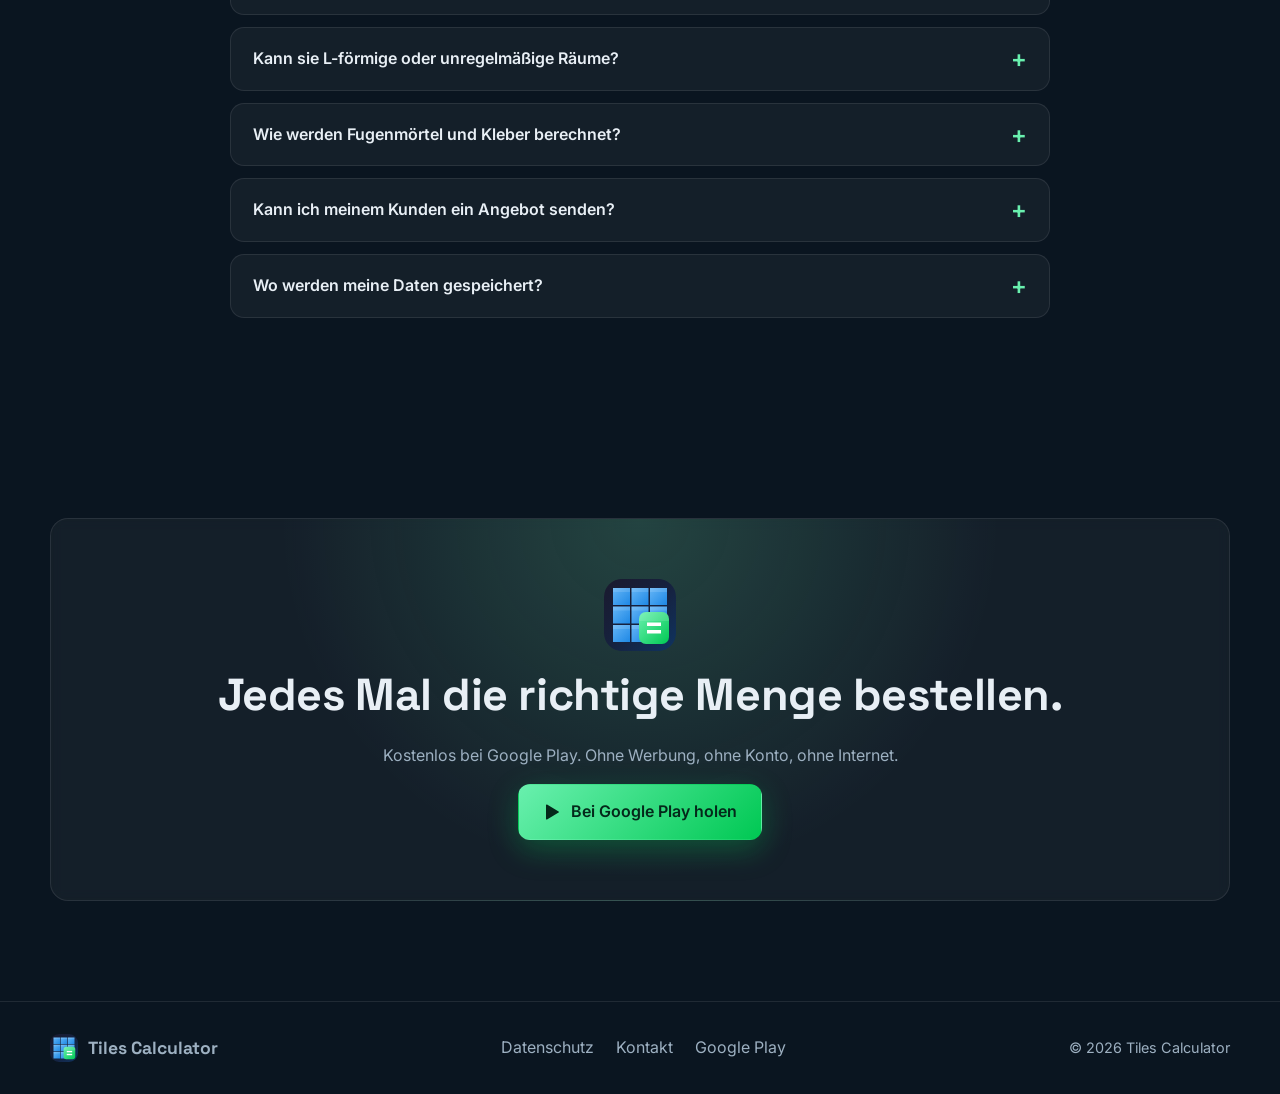
<file: de/index.html>
<!DOCTYPE html>
<html lang="de">
<head>
  <meta charset="UTF-8">
  <meta name="viewport" content="width=device-width, initial-scale=1">
  <title>Fliesenrechner – Wie viele Fliesen brauche ich? Gratis-App</title>
  <meta name="description" content="Kostenloser Fliesenrechner für Android. Fliesenbedarf für Boden oder Wand berechnen: 7 Muster, Verschnitt inklusive. Ohne Werbung, offline.">
  <meta name="keywords" content="Fliesenrechner, wie viele Fliesen brauche ich, Fliesen berechnen, Bodenfliesen Rechner, Wandfliesen Rechner, Fischgrät Fliesen, Fliesenleger App, Verschnitt berechnen, Android">
  <meta name="author" content="Tiles Calculator">
  <meta name="robots" content="index, follow, max-image-preview:large">
  <link rel="canonical" href="https://bianielbianiel.github.io/tiles-calculator/de/">
  <link rel="alternate" hreflang="en" href="https://bianielbianiel.github.io/tiles-calculator/">
  <link rel="alternate" hreflang="pl" href="https://bianielbianiel.github.io/tiles-calculator/pl/">
  <link rel="alternate" hreflang="de" href="https://bianielbianiel.github.io/tiles-calculator/de/">
  <link rel="alternate" hreflang="es" href="https://bianielbianiel.github.io/tiles-calculator/es/">
  <link rel="alternate" hreflang="fr" href="https://bianielbianiel.github.io/tiles-calculator/fr/">
  <link rel="alternate" hreflang="it" href="https://bianielbianiel.github.io/tiles-calculator/it/">
  <link rel="alternate" hreflang="pt" href="https://bianielbianiel.github.io/tiles-calculator/pt/">
  <link rel="alternate" hreflang="tr" href="https://bianielbianiel.github.io/tiles-calculator/tr/">
  <link rel="alternate" hreflang="hi" href="https://bianielbianiel.github.io/tiles-calculator/hi/">
  <link rel="alternate" hreflang="x-default" href="https://bianielbianiel.github.io/tiles-calculator/">
  <meta name="theme-color" content="#0D1B2A">
  <meta name="color-scheme" content="dark">


  <link rel="icon" type="image/svg+xml" href="../assets/img/logo.svg">
  <link rel="icon" type="image/png" sizes="192x192" href="../assets/img/icon-192.png">
  <link rel="apple-touch-icon" sizes="180x180" href="../assets/img/icon-180.png">
  <link rel="manifest" href="../site.webmanifest">

  <!-- Social sharing (Facebook, WhatsApp, LinkedIn, X) -->
  <meta property="og:type" content="website">
  <meta property="og:site_name" content="Tiles Calculator">
  <meta property="og:locale" content="de_DE">
  <meta property="og:url" content="https://bianielbianiel.github.io/tiles-calculator/de/">
  <meta property="og:title" content="Fliesenrechner – Wie viele Fliesen brauchen Sie? In Sekunden wissen.">
  <meta property="og:description" content="Kostenlose Android-App für Fliesenleger, Handwerker und Heimwerker. 7 Muster, Verschnitt inklusive, metrisch und imperial. Ohne Werbung, funktioniert offline.">
  <meta property="og:image" content="https://bianielbianiel.github.io/tiles-calculator/assets/img/og-image.jpg">
  <meta property="og:image:width" content="1200">
  <meta property="og:image:height" content="630">
  <meta property="og:image:alt" content="Fliesenrechner App – wie viele Fliesen brauchen Sie? In Sekunden wissen.">
  <meta name="twitter:card" content="summary_large_image">
  <meta name="twitter:title" content="Fliesenrechner – Wie viele Fliesen brauchen Sie?">
  <meta name="twitter:description" content="Kostenloser Fliesenrechner für Android. 7 Muster, Verschnitt inklusive, ohne Werbung, offline.">
  <meta name="twitter:image" content="https://bianielbianiel.github.io/tiles-calculator/assets/img/og-image.jpg">

  <!-- Structured data for Google (app, website, FAQ) -->
  <script type="application/ld+json">{"@context": "https://schema.org", "@type": "SoftwareApplication", "name": "Tiles Calculator", "operatingSystem": "Android", "applicationCategory": "UtilitiesApplication", "description": "Kostenloser Fliesenrechner für Android. Berechnen Sie, wie viele Fliesen Sie für jeden Raum brauchen: 7 Verlegemuster, Verschnitt inklusive, metrisch und imperial. Ohne Werbung, funktioniert offline.", "url": "https://bianielbianiel.github.io/tiles-calculator/de/", "image": "https://bianielbianiel.github.io/tiles-calculator/assets/img/icon-512.png", "screenshot": "https://bianielbianiel.github.io/tiles-calculator/assets/img/og-image.jpg", "offers": {"@type": "Offer", "price": "0", "priceCurrency": "USD"}, "inLanguage": ["en", "pl", "de", "es", "fr", "it", "pt", "tr", "hi"], "downloadUrl": "https://play.google.com/store/apps/details?id=tiles_calculator.tilecalc", "featureList": ["Fliesenmengenrechner mit Verschnitt", "7 Fliesenverlegemuster", "Mehrere Flächen pro Auftrag", "Kundenaufträge", "Metrische und imperiale Einheiten", "Funktioniert offline, ohne Werbung"]}</script>
  <script type="application/ld+json">{"@context": "https://schema.org", "@type": "WebSite", "name": "Tiles Calculator", "url": "https://bianielbianiel.github.io/tiles-calculator/de/", "inLanguage": "de"}</script>
  <script type="application/ld+json">{"@context": "https://schema.org", "@type": "FAQPage", "inLanguage": "de", "mainEntity": [{"@type": "Question", "name": "Wie genau ist die Fliesenmenge?", "acceptedAnswer": {"@type": "Answer", "text": "Die App berechnet ganze Fliesen und Randschnitte für jede Fläche und addiert den Verschnittfaktor des gewählten Musters. Mit dem kommenden PRO legt sie das echte Muster in Ihren Raum und zählt jedes geschnittene Stück."}}, {"@type": "Question", "name": "Funktioniert sie ohne Internet?", "acceptedAnswer": {"@type": "Answer", "text": "Ja. Alles wird auf Ihrem Handy berechnet, also funktioniert es im Keller, im Neubau und überall ohne Empfang."}}, {"@type": "Question", "name": "Kann sie L-förmige oder unregelmäßige Räume?", "acceptedAnswer": {"@type": "Answer", "text": "Raumformen gehören zu PRO, das bald kommt. Sie können dann L-, T-, U- oder Z-Formen wählen, jede Wand festlegen und Ecken ziehen, um Nischen und Vorsprünge für Kamine, Säulen oder Türlaibungen hinzuzufügen. Schon heute können Sie mehrere rechteckige Flächen zu einem Auftrag hinzufügen."}}, {"@type": "Question", "name": "Wie werden Fugenmörtel und Kleber berechnet?", "acceptedAnswer": {"@type": "Answer", "text": "Der Fugen- und Kleberrechner kommt mit PRO. Fugenmörtel wird nach der Herstellerformel aus Fliesengröße, Fliesenstärke und Fugenbreite berechnet, Kleber nach dem üblichen Verbrauch für die Zahnung, die automatisch nach Fliesengröße gewählt wird. Beides enthält 10 % Zuschlag und wird auf ganze Säcke aufgerundet. Sie sehen es in der PRO-Vorschau oben."}}, {"@type": "Question", "name": "Kann ich meinem Kunden ein Angebot senden?", "acceptedAnswer": {"@type": "Answer", "text": "PDF-Angebote kommen mit PRO: ein Kostenvoranschlag mit Raumzeichnung, Fliesenmenge, Material und Ihren Preisen, bereit zum Teilen per E-Mail, WhatsApp oder jeder anderen App."}}, {"@type": "Question", "name": "Wo werden meine Daten gespeichert?", "acceptedAnswer": {"@type": "Answer", "text": "Nur auf Ihrem Gerät. Beim Deinstallieren der App wird alles gelöscht. Eine Sicherung in eine Datei, die Sie kontrollieren, kommt mit PRO."}}]}</script>

  <link rel="preconnect" href="https://fonts.googleapis.com">
  <link rel="preconnect" href="https://fonts.gstatic.com" crossorigin>
  <link href="https://fonts.googleapis.com/css2?family=Inter:wght@400;500;600;700&family=Noto+Sans+Devanagari:wght@500&family=Space+Grotesk:wght@500;600;700&display=swap" rel="stylesheet">
  <link rel="stylesheet" href="../assets/css/style.css?v=8">
</head>
<body>
  <div class="scroll-progress" aria-hidden="true"></div>
  <div class="bg-tiles" aria-hidden="true"></div>
  <canvas class="bg-pattern" aria-hidden="true"></canvas>
  <canvas class="bg-pattern" aria-hidden="true"></canvas>
  <div class="blob blob-1" aria-hidden="true"></div>
  <div class="blob blob-2" aria-hidden="true"></div>

  <!-- ============ Header ============ -->
  <header class="nav" id="top">
    <div class="container nav-inner">
      <a class="brand" href="#top" aria-label="Tiles Calculator – Startseite">
        <img src="../assets/img/logo.svg" alt="" width="36" height="36">
        <span>Tiles Calculator</span>
      </a>
      <nav class="nav-links" id="nav-links" aria-label="Hauptmenü">
        <a href="#features">Funktionen</a>
        <a href="#demo">Vorschau</a>
        <a href="#patterns">Muster</a>
        <a href="#pro">PRO <span class="soon-pill">bald</span></a>
        <a href="#faq">FAQ</a>
        <div class="lang" id="lang">
          <button class="lang-btn" type="button" aria-haspopup="true" aria-expanded="false" aria-label="Sprache">
            <svg viewBox="0 0 24 24" aria-hidden="true"><circle cx="12" cy="12" r="9"/><path d="M3 12h18M12 3c2.5 2.7 2.5 15.3 0 18M12 3c-2.5 2.7-2.5 15.3 0 18"/></svg>
            <span>DE</span>
          </button>
          <ul class="lang-menu" role="menu"><li><a href="../" hreflang="en" lang="en" data-lang="en" role="menuitem">English<small>EN</small></a></li><li><a href="../pl/" hreflang="pl" lang="pl" data-lang="pl" role="menuitem">Polski<small>PL</small></a></li><li><a href="../de/" hreflang="de" lang="de" data-lang="de" role="menuitem" aria-current="true">Deutsch<small>DE</small></a></li><li><a href="../es/" hreflang="es" lang="es" data-lang="es" role="menuitem">Español<small>ES</small></a></li><li><a href="../fr/" hreflang="fr" lang="fr" data-lang="fr" role="menuitem">Français<small>FR</small></a></li><li><a href="../it/" hreflang="it" lang="it" data-lang="it" role="menuitem">Italiano<small>IT</small></a></li><li><a href="../pt/" hreflang="pt" lang="pt" data-lang="pt" role="menuitem">Português<small>PT</small></a></li><li><a href="../tr/" hreflang="tr" lang="tr" data-lang="tr" role="menuitem">Türkçe<small>TR</small></a></li><li><a href="../hi/" hreflang="hi" lang="hi" data-lang="hi" role="menuitem">हिन्दी<small>HI</small></a></li></ul>
        </div>
        <a class="btn btn-small btn-primary play-link" href="#" target="_blank" rel="noopener">App holen</a>
      </nav>
      <button class="burger" id="burger" aria-label="Menü öffnen" aria-expanded="false" aria-controls="nav-links">
        <span></span><span></span><span></span>
      </button>
    </div>
  </header>

  <main>
    <!-- ============ Hero ============ -->
    <section class="hero">
      <div class="container hero-grid">
        <div class="hero-copy">
          <p class="badge reveal">Kostenlos &middot; Ohne Werbung &middot; Funktioniert offline</p>
          <h1 class="reveal hero-title">Fliesenbedarf <span class="gradient-text">in Sekunden</span>, ohne Raten.</h1>
          <p class="lead reveal">Raum- und Fliesenmaße eingeben, Muster wählen – Tiles Calculator sagt Ihnen genau, wie viele Fliesen Sie kaufen müssen, inklusive Verschnitt. Für Fliesenleger, Handwerker und Heimwerker.</p>
          <div class="hero-cta reveal">
            <a class="btn btn-primary btn-shine play-link" href="#" target="_blank" rel="noopener">
              <svg viewBox="0 0 24 24" aria-hidden="true"><path d="M4 2.8v18.4c0 .7.8 1.2 1.4.8l15.4-9.2c.6-.4.6-1.2 0-1.6L5.4 2c-.6-.4-1.4.1-1.4.8z"/></svg>
              Bei Google Play holen
            </a>
            <a class="btn btn-ghost" href="#demo">PRO-Vorschau ansehen</a>
          </div>
          <dl class="stats reveal">
            <div><dt><span class="count" data-to="7">0</span></dt><dd>Verlegemuster</dd></div>
            <div><dt><span class="count" data-to="9">0</span></dt><dd>Sprachen</dd></div>
            <div><dt><span class="count" data-to="0">0</span></dt><dd>Werbung oder Tracker</dd></div>
            <div><dt><span class="count" data-to="100">0</span>%</dt><dd>offline</dd></div>
          </dl>
        </div>

        <div class="hero-visual reveal">
          <div class="phone">
            <div class="phone-notch"></div>
            <div class="phone-screen calc-screen" aria-label="Der kostenlose Rechner berechnet eine Fliesenbestellung" role="img">
              <div class="app-bar"><span>&larr;</span> Rechner <span class="home">&#8962;</span></div>
              <div class="calc-spinners">
                <div><small>Maßeinheit</small><b>metrisch</b></div>
                <div><small>Muster</small><b class="pat-row"><canvas id="pat-swatch" width="18" height="18"></canvas><span id="calc-pattern">Fischgrät</span></b></div>
              </div>
              <div class="calc-card">
                <small class="calc-label">Auftragsbeschreibung</small>
                <div class="calc-input wide" id="calc-job"></div>
                <small class="calc-head">Flächenmaße (m)</small>
                <div class="calc-row">
                  <div class="calc-input" id="calc-al"></div><span>x</span>
                  <div class="calc-input" id="calc-aw"></div><span>=</span>
                  <div class="calc-total" id="calc-at">--</div>
                </div>
                <small class="calc-head">Fliesenmaße (cm)</small>
                <div class="calc-row">
                  <div class="calc-input" id="calc-tl"></div><span>x</span>
                  <div class="calc-input" id="calc-tw"></div><span>=</span>
                  <div class="calc-total" id="calc-tt">--</div>
                </div>
              </div>
              <div class="calc-result" id="calc-result">
                <small>Sie brauchen</small>
                <div class="calc-big"><span id="calc-tiles">0</span> Fliesen</div>
                <div class="calc-waste">inkl. <span id="calc-waste">0</span> Verschnitt &middot; <span id="calc-wpct">15</span>%</div>
              </div>
              <div class="calc-btn" id="calc-btn">BERECHNEN</div>
            </div>
          </div>
          <div class="chips">
            <div class="float-chip chip-1"><span class="dot dot-blue"></span>7 Muster</div>
            <div class="float-chip chip-2"><span class="dot dot-green"></span>Kostenlos, ohne Werbung</div>
            <div class="float-chip chip-3"><span class="dot dot-orange"></span>Funktioniert offline</div>
          </div>
        </div>
      </div>
      <p class="bg-label" aria-hidden="true"><span class="bg-dot"></span><span class="bg-label-k">Muster</span><b id="bg-name">Herringbone</b></p>
      <a class="scroll-hint" href="#features" aria-label="Zu den Funktionen scrollen"><span></span></a>
    </section>

    <!-- ============ Features: now + coming soon ============ -->
    <section class="section" id="features">
      <div class="container">
        <header class="section-head reveal">
          <p class="eyebrow">Was Sie bekommen</p>
          <h2>Heute fertig, mit mehr in Arbeit</h2>
          <p class="sub">Die kostenlose App erledigt schon heute alltägliche Fliesenaufträge. Die PRO-Werkzeuge werden gerade fertiggestellt.</p>
        </header>

        <div class="group-head reveal">
          <span class="status-pill now"><span class="pulse-dot"></span>Jetzt verfügbar</span>
          <h3>Heute in der kostenlosen App</h3>
        </div>
        <div class="feature-grid">
          <article class="card feature reveal tilt">
            <div class="icon"><svg viewBox="0 0 24 24"><rect x="3" y="3" width="8" height="8" rx="1"/><rect x="13" y="3" width="8" height="8" rx="1"/><rect x="3" y="13" width="8" height="8" rx="1"/><path d="M14 17h6M17 14v6"/></svg></div>
            <h3>Genaue Fliesenmenge</h3>
            <p>Ganze Fliesen, Randschnitte und ein Verschnittfaktor für jedes Muster – so bestellen Sie gleich beim ersten Mal die richtige Menge.</p>
          </article>
          <article class="card feature reveal tilt">
            <div class="icon"><svg viewBox="0 0 24 24"><path d="M4 12l4-4 4 4-4 4zM12 12l4-4 4 4-4 4zM8 8l4-4 4 4M8 16l4 4 4-4"/></svg></div>
            <h3>7 Verlegemuster</h3>
            <p>Stapelverband, Quadrat, Ziegelverband, Diamant, Fischgrät, Flechtmuster und Windmühle, jeweils mit Vorschau.</p>
          </article>
          <article class="card feature reveal tilt">
            <div class="icon"><svg viewBox="0 0 24 24"><rect x="3" y="4" width="18" height="16" rx="2"/><path d="M3 10h18M9 10v10"/></svg></div>
            <h3>Mehrere Flächen pro Auftrag</h3>
            <p>Boden, Wände, Fliesenspiegel: Fügen Sie beliebig viele Flächen hinzu und erhalten Sie eine Gesamtsumme.</p>
          </article>
          <article class="card feature reveal tilt">
            <div class="icon"><svg viewBox="0 0 24 24"><circle cx="9" cy="8" r="4"/><path d="M2 21c0-4 3-6 7-6s7 2 7 6M17 8h5M19.5 5.5v5"/></svg></div>
            <h3>Kundenaufträge</h3>
            <p>Speichern Sie Aufträge mit Kontaktdaten, Notizen, Status und Startdatum. Kunden mit einem Tipp anrufen, per SMS oder E-Mail erreichen.</p>
          </article>
          <article class="card feature reveal tilt">
            <div class="icon"><svg viewBox="0 0 24 24"><path d="M12 2a10 10 0 100 20 10 10 0 000-20zM2 12h20M12 2c3 3 3 17 0 20M12 2c-3 3-3 17 0 20"/></svg></div>
            <h3>Metrisch und imperial</h3>
            <p>Meter und Zentimeter oder Fuß und Zoll, mit einem Tipp umgeschaltet.</p>
          </article>
          <article class="card feature reveal tilt">
            <div class="icon"><svg viewBox="0 0 24 24"><path d="M4 5h16v11H8l-4 4z"/><path d="M8 9h8M8 12h5"/></svg></div>
            <h3>9 Sprachen</h3>
            <p>Deutsch, Englisch, Polnisch, Spanisch, Französisch, Italienisch, Portugiesisch, Türkisch und Hindi.</p>
          </article>
          <article class="card feature reveal tilt">
            <div class="icon"><svg viewBox="0 0 24 24"><path d="M2 8l10 6 10-6M2 8v10h20V8M2 8l10-5 10 5"/><path d="M4 4l16 16"/></svg></div>
            <h3>Funktioniert offline</h3>
            <p>Kein Internet und kein Konto nötig. App auf der Baustelle öffnen und sofort rechnen.</p>
          </article>
          <article class="card feature reveal tilt">
            <div class="icon"><svg viewBox="0 0 24 24"><rect x="5" y="10" width="14" height="11" rx="2"/><path d="M8 10V7a4 4 0 018 0v3"/></svg></div>
            <h3>Privat, ohne Werbung</h3>
            <p>Keine Werbung, kein Tracking. Die Daten Ihrer Kunden verlassen nie Ihr Handy.</p>
          </article>
        </div>

        <div class="group-head soon reveal">
          <span class="status-pill soon"><span class="clock"></span>Bald &middot; PRO</span>
          <h3>Kommt mit PRO</h3>
          <p>Einmaliger Kauf, kein Abo.</p>
        </div>
        <div class="feature-grid soon-grid">
          <article class="card feature soon-card reveal tilt">
            <span class="tag tag-soon">Bald</span>
            <div class="icon"><svg viewBox="0 0 24 24"><path d="M3 3h10v8h8v10H3z"/><circle cx="3" cy="3" r="1.6"/><circle cx="13" cy="11" r="1.6"/></svg></div>
            <h3>Raumform zeichnen</h3>
            <p>L, T, U, Z oder Ihr eigener Grundriss. Ecken ziehen für Nischen und Vorsprünge, jede Wand auf den Zentimeter genau.</p>
          </article>
          <article class="card feature soon-card reveal tilt">
            <span class="tag tag-soon">Bald</span>
            <div class="icon"><svg viewBox="0 0 24 24"><path d="M4 4h7v7H4zM13 13h7v7h-7z"/><path d="M15 4a5 5 0 015 5M9 20a5 5 0 01-5-5"/></svg></div>
            <h3>Jeden Schnitt sehen</h3>
            <p>Maßstabsgetreu gezeichnete Fliesen mit ganzen, geschnittenen und kleinen Stücken. Verlegung verschieben und drehen, um Schnitte auszugleichen.</p>
          </article>
          <article class="card feature soon-card reveal tilt">
            <span class="tag tag-soon">Bald</span>
            <div class="icon"><svg viewBox="0 0 24 24"><path d="M5 20h14M7 20V9h10v11M9 9V5h6v4"/><path d="M10 13h4"/></svg></div>
            <h3>Fugenmörtel und Kleber</h3>
            <p>Kilogramm und Säcke aus Fugenbreite, Fliesenstärke und Zahnung der Kelle, in mm oder Zoll.</p>
          </article>
          <article class="card feature soon-card reveal tilt">
            <span class="tag tag-soon">Bald</span>
            <div class="icon"><svg viewBox="0 0 24 24"><path d="M6 2h9l5 5v15H6z"/><path d="M14 2v6h6M9 13h8M9 17h5"/></svg></div>
            <h3>PDF-Angebote</h3>
            <p>Ein sauberer Kostenvoranschlag mit Raumzeichnung, Fliesenmenge, Material und Ihren Preisen – bereit zum Versenden.</p>
          </article>
          <article class="card feature soon-card reveal tilt">
            <span class="tag tag-soon">Bald</span>
            <div class="icon"><svg viewBox="0 0 24 24"><circle cx="12" cy="12" r="9"/><path d="M14.5 9a3 3 0 00-5 1c0 3 5 1 5 4a3 3 0 01-5 1M12 6v2M12 16v2"/></svg></div>
            <h3>Preise mit Material</h3>
            <p>Verlegepreis plus Kosten für Fliesen, Fugenmörtel und Kleber, mit eigenem Preis und Verschnitt je Muster.</p>
          </article>
          <article class="card feature soon-card reveal tilt">
            <span class="tag tag-soon">Bald</span>
            <div class="icon"><svg viewBox="0 0 24 24"><path d="M12 3v12M7 10l5 5 5-5"/><path d="M4 17v3h16v-3"/></svg></div>
            <h3>Sicherung und Wiederherstellung</h3>
            <p>Unbegrenzte Aufträge, gesichert in einer Datei, die Sie kontrollieren, und auf einem neuen Handy wiederhergestellt.</p>
          </article>
        </div>
      </div>
    </section>

    <!-- ============ How it works ============ -->
    <section class="section steps-section">
      <div class="container">
        <header class="section-head reveal">
          <p class="eyebrow">So funktioniert es</p>
          <h2>Drei Schritte zur Fliesenbestellung</h2>
        </header>
        <ol class="steps">
          <li class="step reveal"><span class="step-num">1</span><h3>Messen</h3><p>Länge und Breite für jede Fläche eingeben. <span class="inline-soon">Bald:</span> Raumform zeichnen und eine Wand antippen, um ihre Länge festzulegen.</p></li>
          <li class="step reveal"><span class="step-num">2</span><h3>Fliesen wählen</h3><p>Muster und Fliesengröße wählen. <span class="inline-soon">Bald:</span> Fugenbreite festlegen und Verlegung verschieben oder drehen.</p></li>
          <li class="step reveal"><span class="step-num">3</span><h3>Bestellen und anbieten</h3><p>Erfahren, wie viele Fliesen zu kaufen sind, und den Auftrag beim Kunden speichern. <span class="inline-soon">Bald:</span> Fugenmörtel, Kleber und ein PDF-Angebot.</p></li>
        </ol>
      </div>
    </section>

    <!-- ============ From the maker ============ -->
    <section class="section maker-section" id="about">
      <div class="container narrow">
        <figure class="maker card reveal">
          <span class="maker-quote" aria-hidden="true">&ldquo;</span>
          <h2 class="maker-title">Vom Fliesenleger, der sie gebaut hat</h2>
          <blockquote>
            <p>Ich habe über 10 Jahre als Fliesenleger gearbeitet. Jeder Auftrag begann gleich: Raum ausmessen, ausrechnen, wie viele Fliesen zu bestellen sind, genug für Schnitte und Bruch dazurechnen und hoffen, dass die Zahlen stimmen. Bestellt man zu wenig, verliert man einen halben Tag für die Fahrt zum Händler. Bestellt man zu viel, zahlt der Kunde für Kartons, die er nicht braucht.</p>
            <p>Deshalb habe ich den Fliesenrechner entwickelt: um anderen Fliesenlegern genau dabei zu helfen. Sie geben die Maße von Raum und Fliesen ein, wählen das Muster, und die App sagt Ihnen, wie viele Fliesen Sie kaufen müssen, inklusive Verschnitt. Außerdem hält sie Ihre Aufträge und Kundendaten an einem Ort, damit Sie nicht in Notizen und Nachrichten suchen müssen.</p>
            <p>Sie ist kostenlos, ohne Werbung und funktioniert ohne Internet, weil ich mir genau so eine App auf der Baustelle immer gewünscht habe. Die nächsten Funktionen baue ich nach den Wünschen von Fliesenlegern. Wenn Ihnen also etwas die Arbeit erleichtern würde, sagen Sie es mir.</p>
          </blockquote>
          <figcaption class="maker-sign">
            <span class="maker-avatar" aria-hidden="true"><img src="../assets/img/logo.svg" alt="" width="48" height="48"></span>
            <span><b>Über 10 Jahre als Fliesenleger</b><small>Entwickler des Fliesenrechners</small></span>
            <a class="btn btn-ghost btn-small maker-btn" href="mailto:website.scss@gmail.com?subject=Tiles%20Calculator">Schicken Sie mir Ihre Ideen</a>
          </figcaption>
        </figure>
      </div>
    </section>

    <!-- ============ Live demo ============ -->
    <section class="section" id="demo">
      <div class="container">
        <header class="section-head reveal">
          <p class="eyebrow"><span class="status-pill soon small"><span class="clock"></span>PRO-Vorschau</span></p>
          <h2>Das kommende PRO-Raumwerkzeug in Aktion</h2>
          <p class="sub">Eine animierte Vorschau der kommenden PRO-Version. Jede Fliesenzahl, jeder Schnitt und jede Menge unten wird mit derselben Rechnung wie in der App ermittelt.</p>
        </header>

        <div class="demo reveal">
          <div class="demo-controls card" aria-live="polite">
            <ol class="demo-steps" id="demo-steps">
              <li data-step="0"><span class="ds-num">1</span><div><b>Raumform</b><span id="ds-shape">Rechteck</span></div></li>
              <li data-step="1"><span class="ds-num">2</span><div><b>Muster</b><span id="ds-pattern">Stapelverband</span></div></li>
              <li data-step="2"><span class="ds-num">3</span><div><b>Fliesengröße</b><span id="ds-tile">60 x 30 cm</span></div></li>
              <li data-step="3"><span class="ds-num">4</span><div><b>Fugenbreite</b><span id="ds-gap">3 mm</span></div></li>
              <li data-step="4"><span class="ds-num">5</span><div><b>Verlegung</b><span id="ds-layout">Centred, 0°</span></div></li>
            </ol>
            <p class="demo-caption" id="demo-caption">Beginnen Sie mit der Raumgröße.</p>
            <div class="demo-progress" aria-hidden="true"><span id="demo-bar"></span></div>
          </div>

          <div class="demo-stage card">
            <canvas id="demo-canvas" aria-label="Animierte Vorschau: Fliesen werden in verschiedenen Räumen und Mustern verlegt" role="img"></canvas>
            <div class="legend">
              <span><i class="sw sw-full"></i>Ganz</span>
              <span><i class="sw sw-cut"></i>Schnitt</span>
              <span><i class="sw sw-small"></i>Kleiner Schnitt</span>
            </div>
            <div class="results">
              <div class="result"><span class="r-label">Fläche</span><span class="r-value" id="r-area">–</span></div>
              <div class="result"><span class="r-label">Ganze Fliesen</span><span class="r-value" id="r-full">–</span></div>
              <div class="result"><span class="r-label">Geschnittene Fliesen</span><span class="r-value" id="r-cut">–</span></div>
              <div class="result accent"><span class="r-label">Zu kaufen (+Verschnitt)</span><span class="r-value" id="r-buy">–</span></div>
              <div class="result"><span class="r-label">Fugenmörtel</span><span class="r-value" id="r-grout">–</span></div>
              <div class="result"><span class="r-label">Fliesenkleber</span><span class="r-value" id="r-glue">–</span></div>
            </div>
          </div>
        </div>
      </div>
    </section>

    <!-- ============ Patterns ============ -->
    <section class="section" id="patterns">
      <div class="container">
        <header class="section-head reveal">
          <p class="eyebrow">Muster</p>
          <h2>Sieben klassische Verlegemuster, jedes mit eigenem Verschnittfaktor</h2>
        </header>
        <div class="pattern-grid" id="pattern-grid"><!-- filled by main.js --></div>
      </div>
    </section>

    <!-- ============ PRO (coming soon) ============ -->
    <section class="section" id="pro">
      <div class="container">
        <header class="section-head reveal">
          <p class="eyebrow"><span class="pulse-dot"></span>Bald verfügbar</p>
          <h2>PRO ist unterwegs</h2>
          <p class="sub">Die kostenlose App deckt den Alltag ab. PRO bringt die Werkzeuge, die sich Profis gewünscht haben – als einmaliger Kauf ohne Abo.</p>
        </header>
        <div class="plans">
          <article class="card plan reveal">
            <h3>Kostenlos</h3>
            <p class="price">Jetzt verfügbar</p>
            <ul class="checks">
              <li>Fliesenmenge für jedes Rechteck</li>
              <li>7 Muster mit Verschnittfaktor</li>
              <li>Metrisch und imperial</li>
              <li>Gespeicherte Kundenaufträge</li>
              <li>Kunden anrufen, schreiben und mailen</li>
              <li>Ohne Werbung, komplett offline</li>
            </ul>
            <a class="btn btn-ghost play-link" href="#" target="_blank" rel="noopener">App holen</a>
          </article>
          <article class="card plan plan-pro reveal">
            <span class="ribbon">Bald verfügbar</span>
            <h3>PRO</h3>
            <p class="price">Einmaliger Kauf</p>
            <ul class="checks soon">
              <li>Raumzeichnung mit jedem Schnitt</li>
              <li>Fliesenverlegung verschieben und drehen</li>
              <li>Fugen- und Kleberrechner</li>
              <li>Kosten für Verlegung und Material</li>
              <li>PDF-Angebote mit Raumzeichnung</li>
              <li>Eigene Preise und Verschnitt je Muster</li>
              <li>Unbegrenzte Aufträge, Sicherung und Wiederherstellung</li>
            </ul>
            <a class="btn btn-primary btn-shine" href="mailto:website.scss@gmail.com?subject=Tiles%20Calculator%20PRO">Benachrichtigen Sie mich</a>
          </article>
        </div>

        <h3 class="roadmap-title reveal">Als Nächstes geplant</h3>
        <div class="roadmap">
          <div class="road-item card reveal"><span class="status">Geplant</span><h4>Rechnungsgenerator</h4><p>Einen fertigen Auftrag in eine Rechnung mit Ihren Firmendaten umwandeln.</p></div>
          <div class="road-item card reveal"><span class="status">Geplant</span><h4>Fotos anhängen</h4><p>Baustellenfotos und Fliesenmuster bei jedem Auftrag speichern.</p></div>
          <div class="road-item card reveal"><span class="status">Geplant</span><h4>Raumvorlagen</h4><p>Bäder, Flure und Treppen mit fertigen Formen.</p></div>
          <div class="road-item card reveal"><span class="status">Geplant</span><h4>Verlauf und Auswertung</h4><p>Aufträge pro Monat, meistgenutzte Muster und Ihre größten Aufträge.</p></div>
        </div>
      </div>
    </section>

    <!-- ============ Languages + privacy ============ -->
    <section class="section">
      <div class="container two-col">
        <div class="card reveal">
          <p class="eyebrow">Spricht Ihre Sprache</p>
          <h2 class="h2-small">In 9 Sprachen verfügbar</h2>
          <ul class="langs">
            <li>English</li><li>Polski</li><li>Deutsch</li><li>Español</li><li>Français</li>
            <li>Italiano</li><li>Português</li><li>Türkçe</li><li>हिन्दी</li>
          </ul>
        </div>
        <div class="card reveal privacy-card">
          <p class="eyebrow">Datenschutz</p>
          <h2 class="h2-small">Ihre Daten bleiben auf Ihrem Handy</h2>
          <p>Aufträge und Kundendaten werden nur auf Ihrem Gerät gespeichert. Kein Konto, keine Analyse, keine Werbung und keine besonderen Berechtigungen.</p>
          <a class="text-link" href="https://bianielbianiel.github.io/tiles-calculator-privacy/" rel="noopener">Datenschutzerklärung lesen &rarr;</a>
        </div>
      </div>
    </section>

    <!-- ============ FAQ ============ -->
    <section class="section" id="faq">
      <div class="container narrow">
        <header class="section-head reveal">
          <p class="eyebrow">FAQ</p>
          <h2>Fragen von Fliesenlegern</h2>
        </header>
        <div class="faq">
          <details class="reveal"><summary>Wie genau ist die Fliesenmenge?</summary><p>Die App berechnet ganze Fliesen und Randschnitte für jede Fläche und addiert den Verschnittfaktor des gewählten Musters. Mit dem kommenden PRO legt sie das echte Muster in Ihren Raum und zählt jedes geschnittene Stück.</p></details>
          <details class="reveal"><summary>Funktioniert sie ohne Internet?</summary><p>Ja. Alles wird auf Ihrem Handy berechnet, also funktioniert es im Keller, im Neubau und überall ohne Empfang.</p></details>
          <details class="reveal"><summary>Kann sie L-förmige oder unregelmäßige Räume?</summary><p>Raumformen gehören zu PRO, das bald kommt. Sie können dann L-, T-, U- oder Z-Formen wählen, jede Wand festlegen und Ecken ziehen, um Nischen und Vorsprünge für Kamine, Säulen oder Türlaibungen hinzuzufügen. Schon heute können Sie mehrere rechteckige Flächen zu einem Auftrag hinzufügen.</p></details>
          <details class="reveal"><summary>Wie werden Fugenmörtel und Kleber berechnet?</summary><p>Der Fugen- und Kleberrechner kommt mit PRO. Fugenmörtel wird nach der Herstellerformel aus Fliesengröße, Fliesenstärke und Fugenbreite berechnet, Kleber nach dem üblichen Verbrauch für die Zahnung, die automatisch nach Fliesengröße gewählt wird. Beides enthält 10 % Zuschlag und wird auf ganze Säcke aufgerundet. Sie sehen es in der PRO-Vorschau oben.</p></details>
          <details class="reveal"><summary>Kann ich meinem Kunden ein Angebot senden?</summary><p>PDF-Angebote kommen mit PRO: ein Kostenvoranschlag mit Raumzeichnung, Fliesenmenge, Material und Ihren Preisen, bereit zum Teilen per E-Mail, WhatsApp oder jeder anderen App.</p></details>
          <details class="reveal"><summary>Wo werden meine Daten gespeichert?</summary><p>Nur auf Ihrem Gerät. Beim Deinstallieren der App wird alles gelöscht. Eine Sicherung in eine Datei, die Sie kontrollieren, kommt mit PRO.</p></details>
        </div>
      </div>
    </section>

    <!-- ============ CTA ============ -->
    <section class="section cta-section">
      <div class="container">
        <div class="cta card reveal">
          <img src="../assets/img/logo.svg" alt="" width="72" height="72" class="cta-logo">
          <h2>Jedes Mal die richtige Menge bestellen.</h2>
          <p>Kostenlos bei Google Play. Ohne Werbung, ohne Konto, ohne Internet.</p>
          <a class="btn btn-primary btn-shine play-link" href="#" target="_blank" rel="noopener">
            <svg viewBox="0 0 24 24" aria-hidden="true"><path d="M4 2.8v18.4c0 .7.8 1.2 1.4.8l15.4-9.2c.6-.4.6-1.2 0-1.6L5.4 2c-.6-.4-1.4.1-1.4.8z"/></svg>
            Bei Google Play holen
          </a>
        </div>
      </div>
    </section>
  </main>

  <footer class="footer">
    <div class="container footer-inner">
      <a class="brand" href="#top"><img src="../assets/img/logo.svg" alt="" width="28" height="28"><span>Tiles Calculator</span></a>
      <nav aria-label="Fußzeile">
        <a href="https://bianielbianiel.github.io/tiles-calculator-privacy/" rel="noopener">Datenschutz</a>
        <a href="mailto:website.scss@gmail.com">Kontakt</a>
        <a class="play-link" href="#" target="_blank" rel="noopener">Google Play</a>
      </nav>
      <p class="copy">&copy; <span id="year">2026</span> Tiles Calculator</p>
    </div>
  </footer>

  <script>window.I18N = {"Basketweave": "Flechtmuster", "Brick": "Ziegelverband", "Diamond": "Diamant", "Herringbone": "Fischgrät", "Stack": "Stapelverband", "Square": "Quadrat", "Windmill": "Windmühle", "basketweave": "Flechtmuster", "brick": "Ziegelverband", "diamond": "Diamant", "herringbone": "Fischgrät", "stack": "Stapelverband", "square": "Quadrat", "windmill": "Windmühle", "Kitchen floor": "Küchenboden", "Bathroom wall": "Badezimmerwand", "Hallway": "Flur", "Shower floor": "Duschboden", "Rectangle": "Rechteck", "L-shape": "L-Form", "T-shape": "T-Form", "U-shape": "U-Form", "Moved": "Verschoben", "Centred": "Zentriert", "small": "klein", "tiles": "Fliesen", "Waste": "Verschnitt", "Start with the room: a 5 x 3.5 m rectangle, laid in a simple stack.": "Beginnen Sie mit dem Raum: ein Rechteck von 5 x 3,5 m im einfachen Stapelverband.", "Switch to brick. Every row shifts by half a tile and the cuts move with it.": "Wechsel zum Ziegelverband. Jede Reihe versetzt sich um eine halbe Fliese, die Schnitte wandern mit.", "Herringbone: the app lays the real pattern and counts every cut piece.": "Fischgrät: Die App legt das echte Muster und zählt jedes geschnittene Stück.", "Smaller 30 x 10 cm tiles: more tiles, more cuts along the walls.": "Kleinere Fliesen 30 x 10 cm: mehr Fliesen, mehr Schnitte an den Wänden.", "Wider grout joints change the count, the grout to buy and the drawing.": "Breitere Fugen ändern die Menge, den Fugenmörtel zum Kaufen und die Zeichnung.", "Rotate the whole layout with two fingers. It snaps to 45 degrees.": "Die ganze Verlegung mit zwei Fingern drehen. Sie rastet bei 45 Grad ein.", "Drag the tiles to balance the cuts, so no thin slivers end up at the walls.": "Fliesen ziehen, um die Schnitte auszugleichen – keine schmalen Streifen an den Wänden.", "Real rooms are rarely rectangles. Pick an L-shape and set each wall.": "Echte Räume sind selten rechteckig. Wählen Sie eine L-Form und legen Sie jede Wand fest.", "Or a U-shape with basketweave. Tiles, grout and adhesive are worked out for you.": "Oder eine U-Form im Flechtmuster. Fliesen, Fugenmörtel und Kleber werden für Sie berechnet.", "A T-shaped room in diamond. Every room is ready for a PDF quote.": "Ein T-förmiger Raum im Diamantmuster. Jeder Raum ist bereit für ein PDF-Angebot.", "Pattern": "Muster"};</script>
  <script src="../assets/js/tiles-engine.js?v=8" defer></script>
  <script src="../assets/js/main.js?v=8" defer></script>
</body>
</html>
</file>
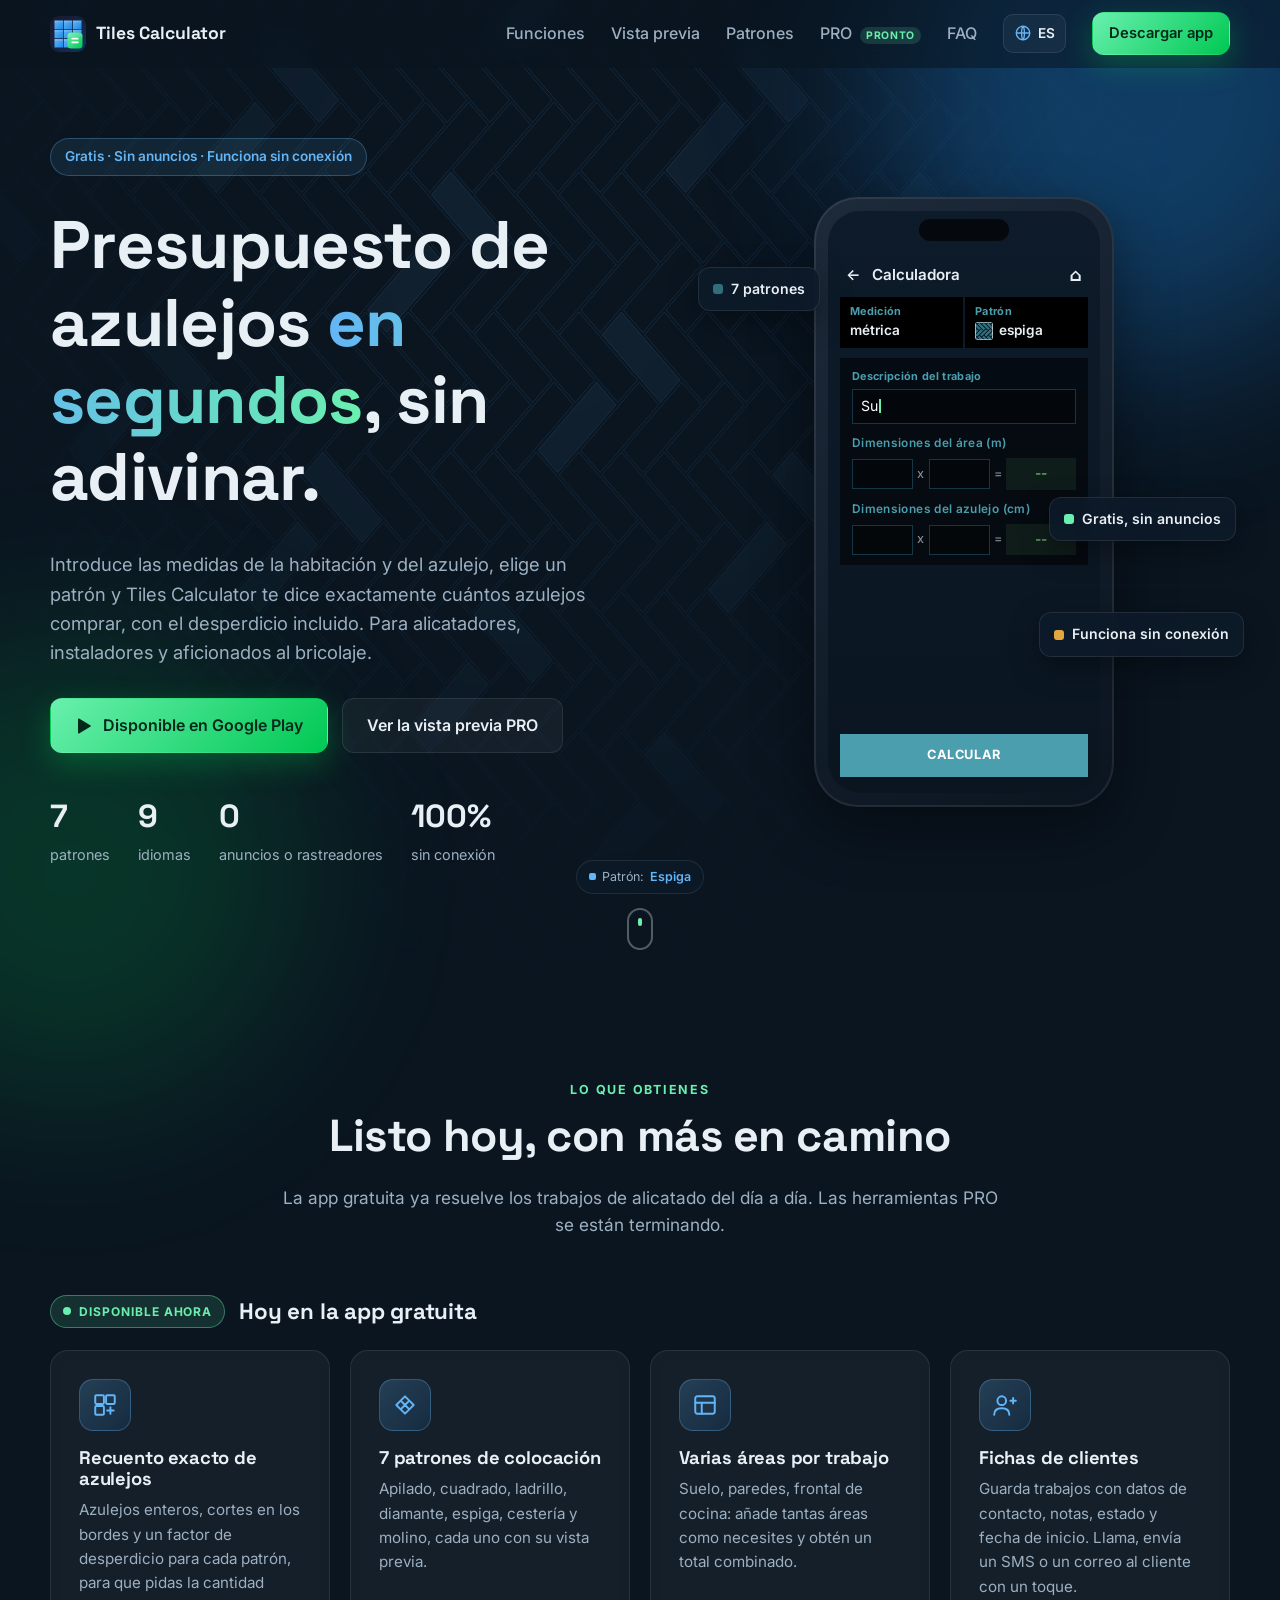
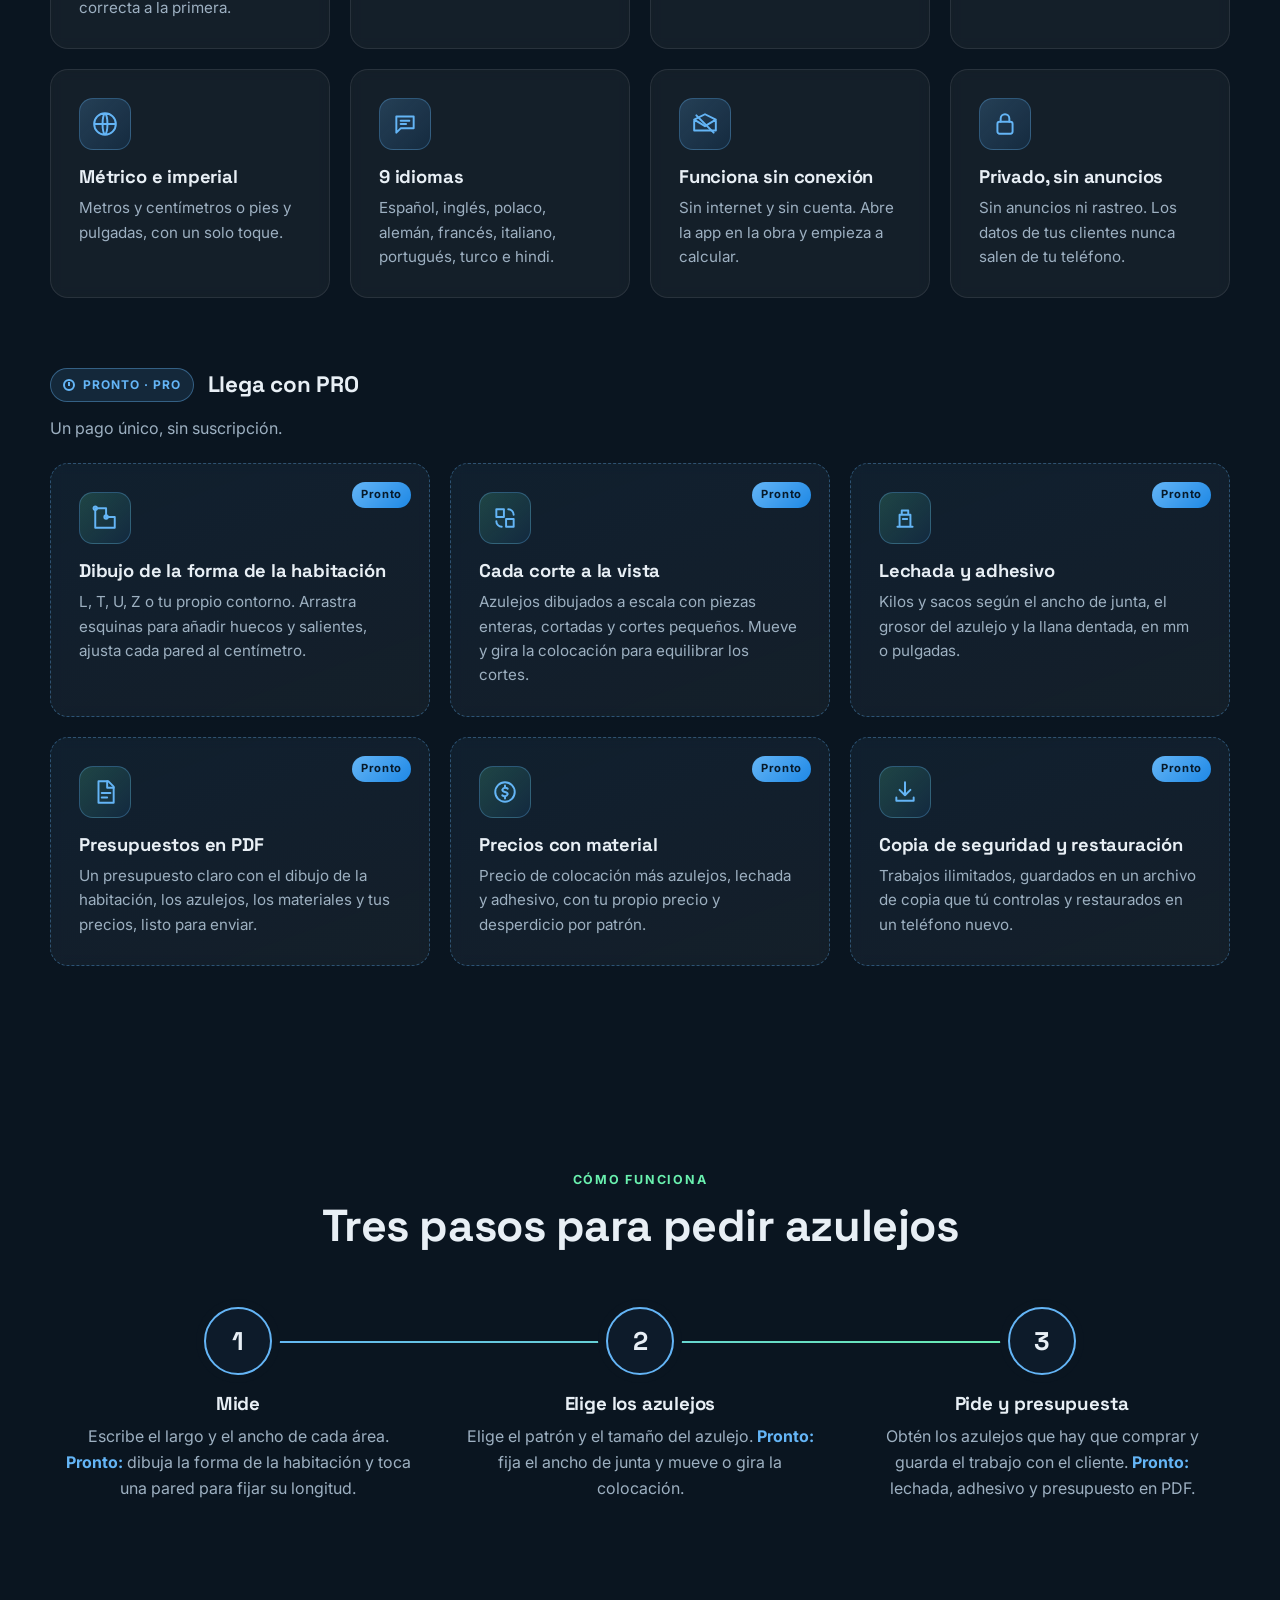
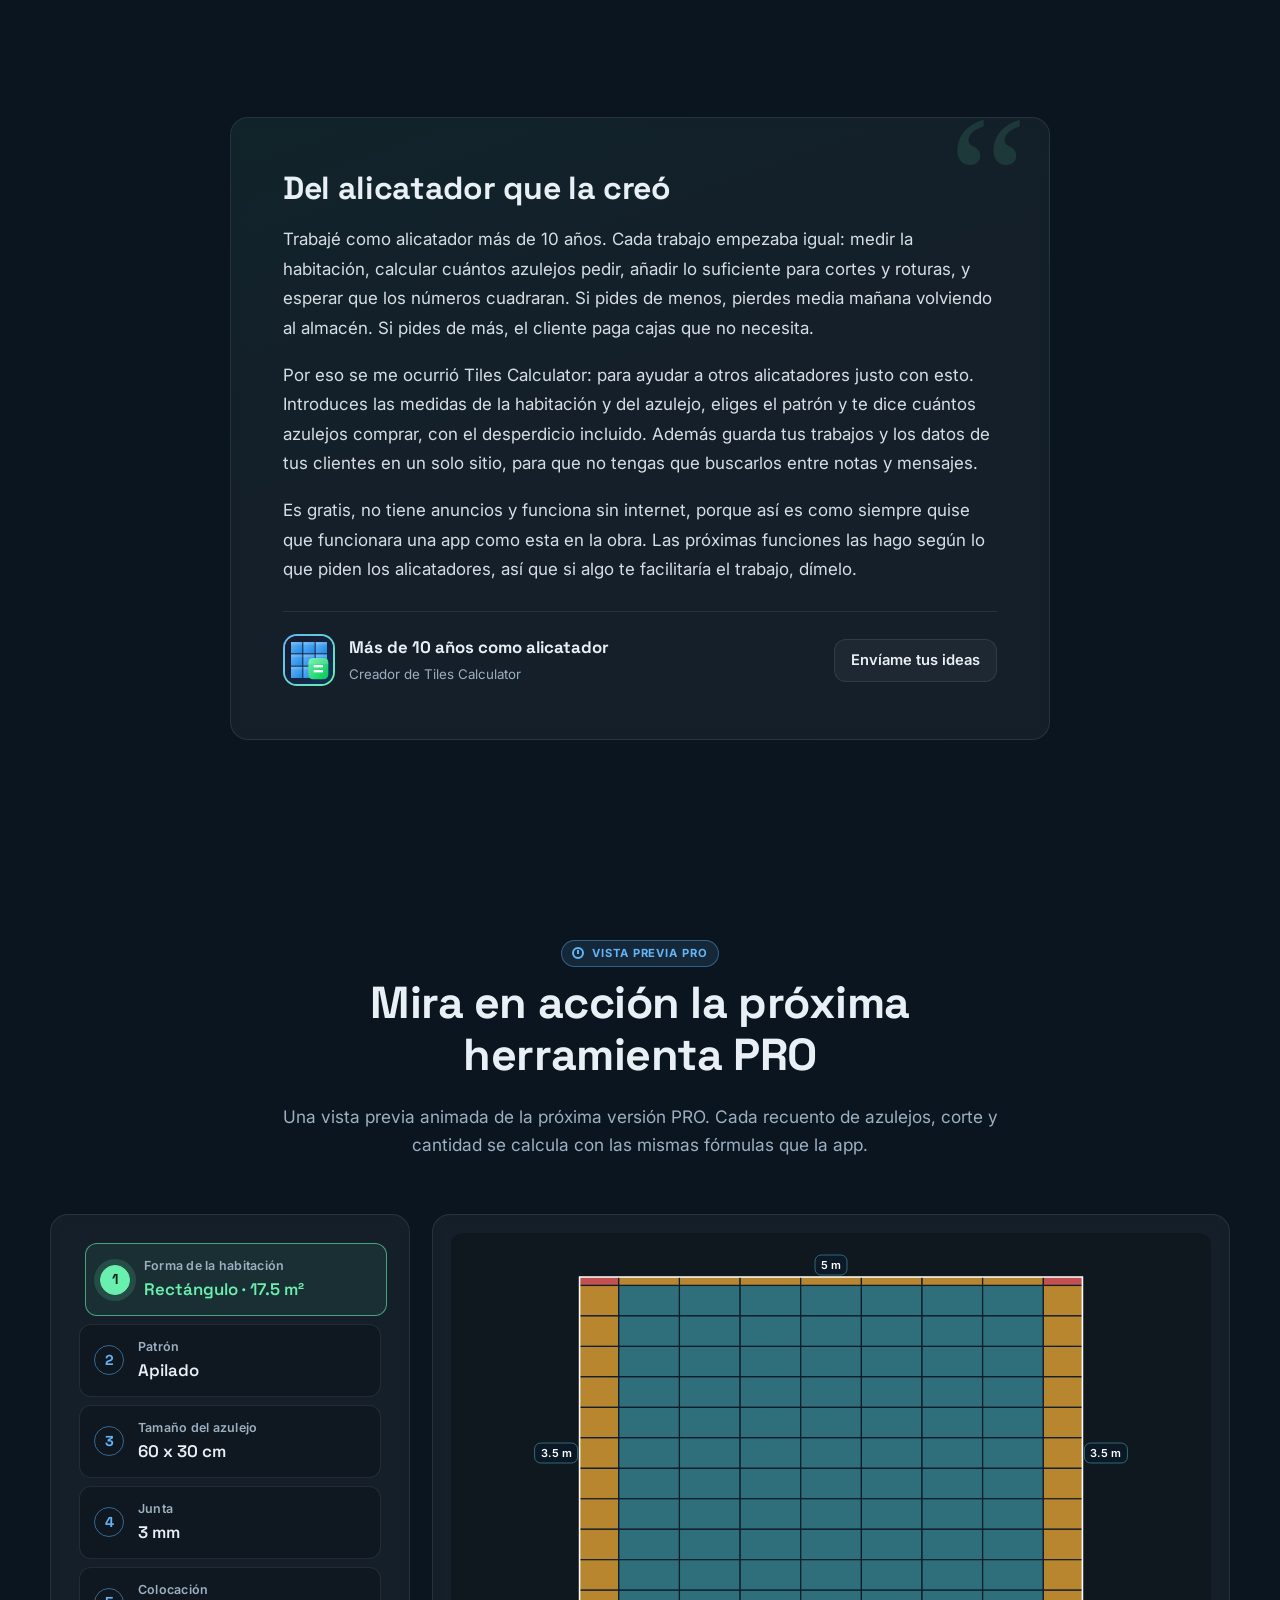
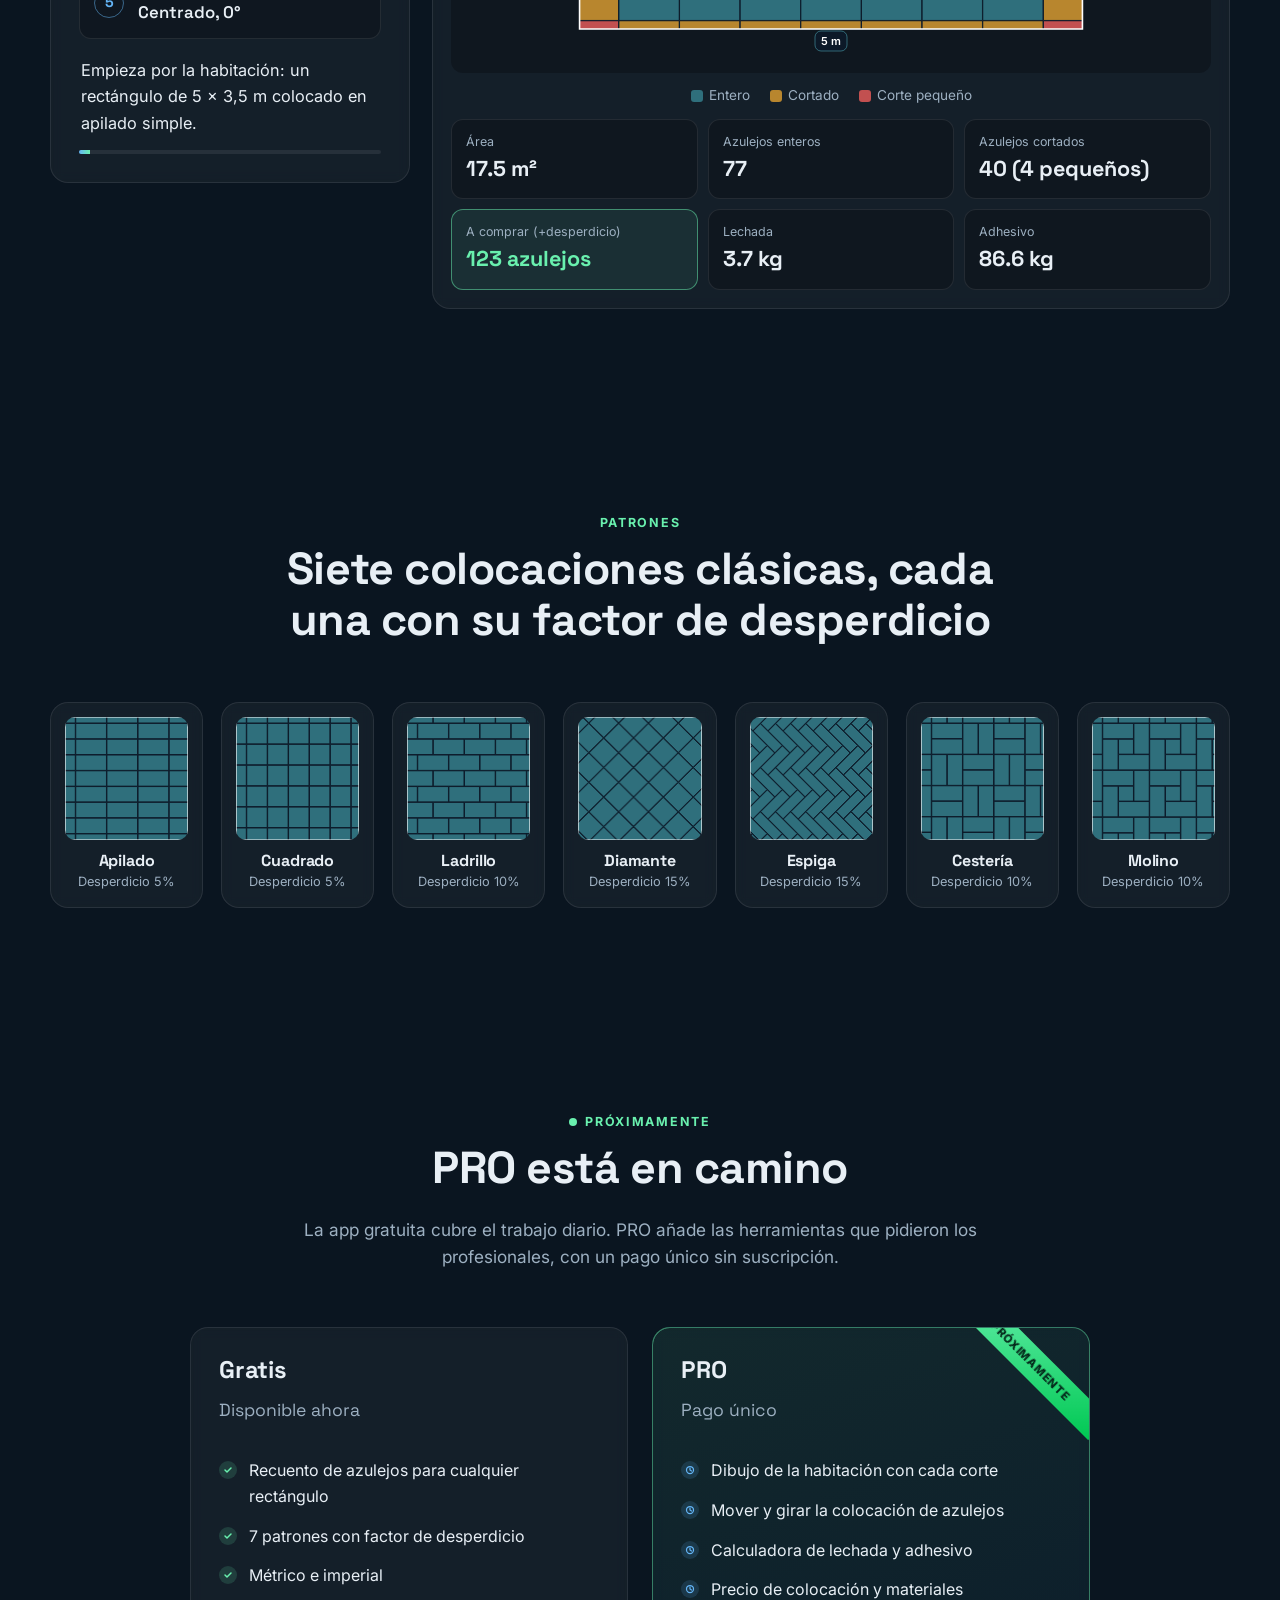
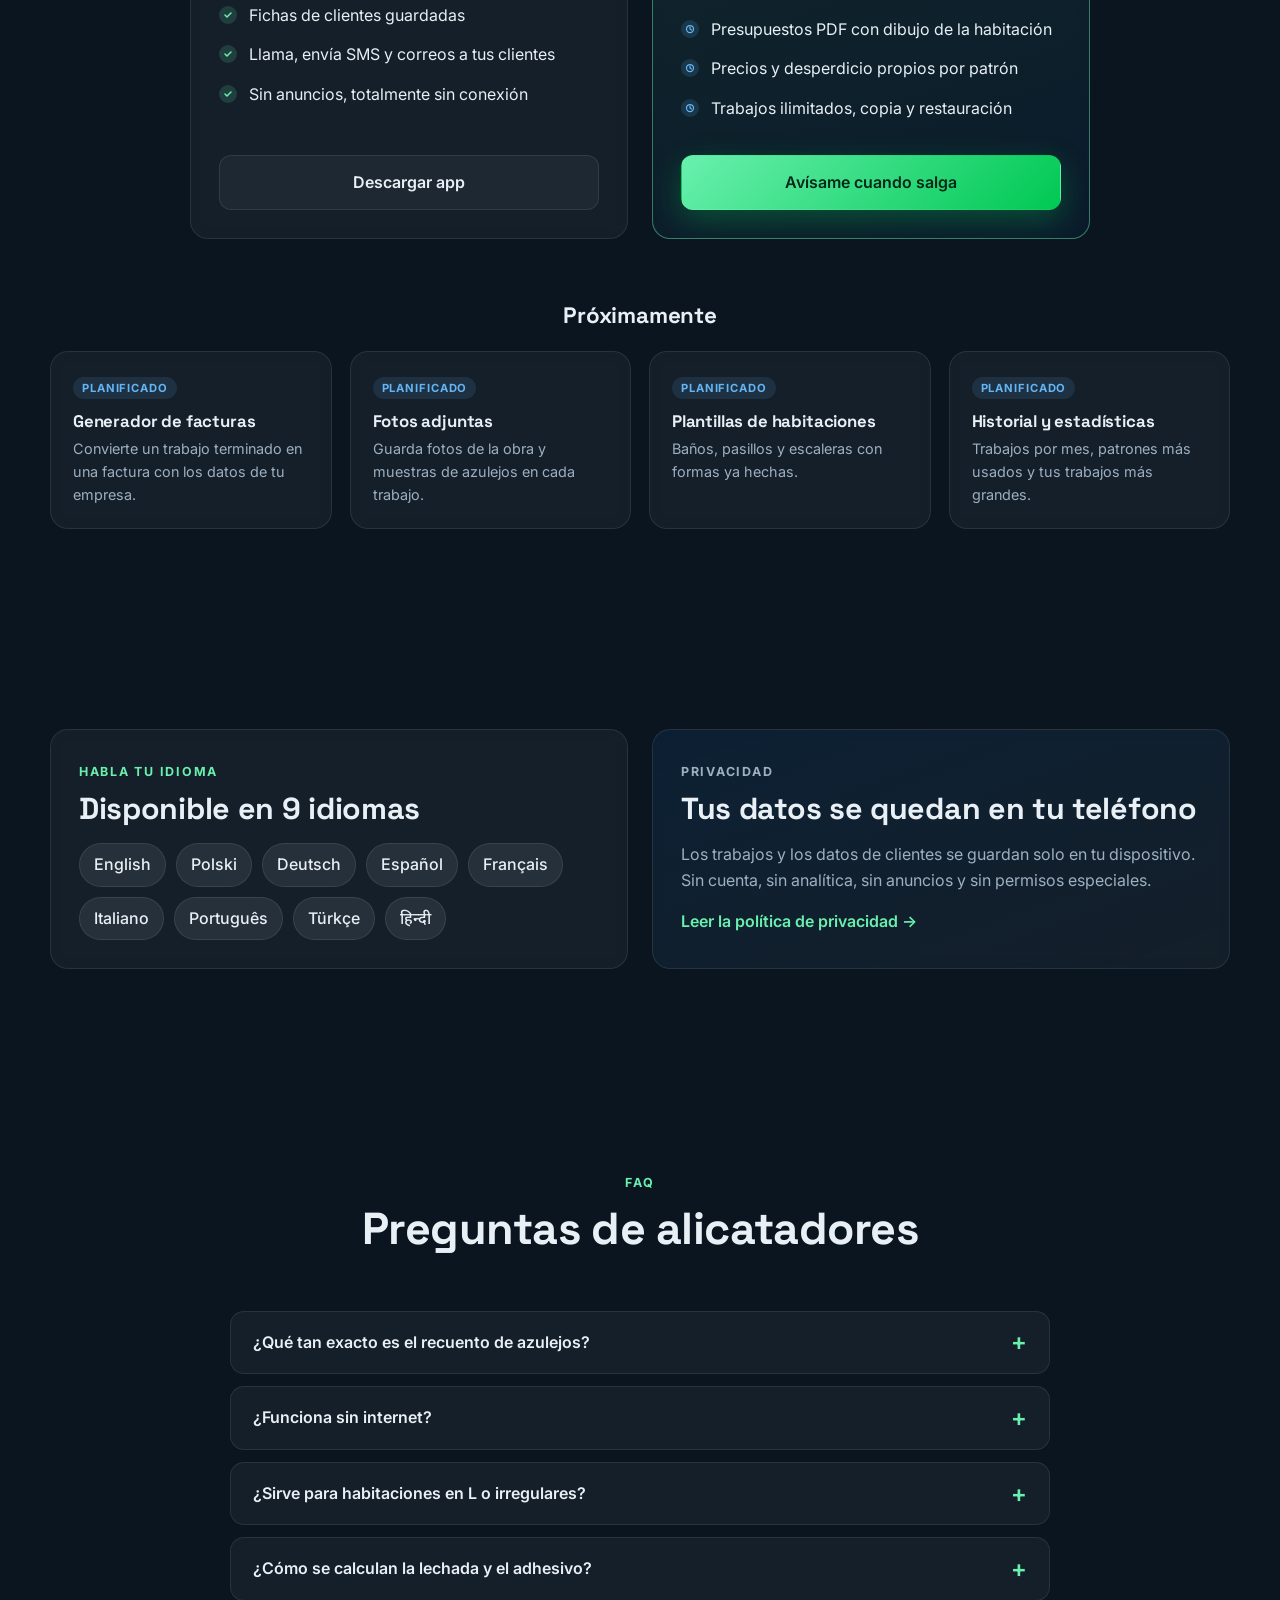
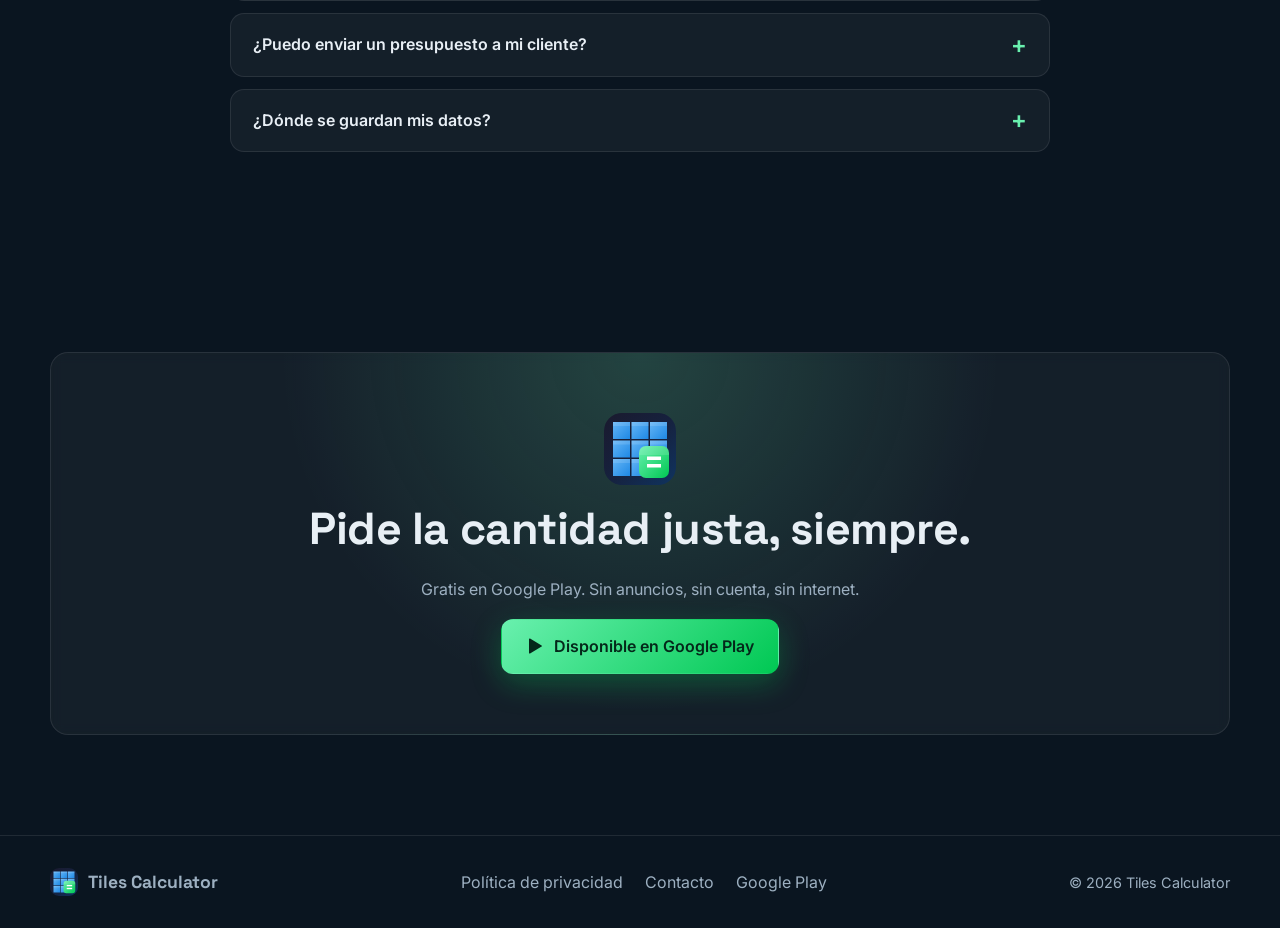
<file: es/index.html>
<!DOCTYPE html>
<html lang="es">
<head>
  <meta charset="UTF-8">
  <meta name="viewport" content="width=device-width, initial-scale=1">
  <title>Calculadora de Azulejos – ¿Cuántos azulejos necesito? Gratis</title>
  <meta name="description" content="Calculadora de azulejos gratis para Android. Calcula cuántos azulejos necesitas para suelo o pared: 7 patrones, desperdicio incluido. Sin anuncios.">
  <meta name="keywords" content="calculadora de azulejos, cuántos azulejos necesito, calcular azulejos, calculadora de baldosas, azulejos para suelo, azulejos para pared, espiga, app para alicatadores, Android">
  <meta name="author" content="Tiles Calculator">
  <meta name="robots" content="index, follow, max-image-preview:large">
  <link rel="canonical" href="https://bianielbianiel.github.io/tiles-calculator/es/">
  <link rel="alternate" hreflang="en" href="https://bianielbianiel.github.io/tiles-calculator/">
  <link rel="alternate" hreflang="pl" href="https://bianielbianiel.github.io/tiles-calculator/pl/">
  <link rel="alternate" hreflang="de" href="https://bianielbianiel.github.io/tiles-calculator/de/">
  <link rel="alternate" hreflang="es" href="https://bianielbianiel.github.io/tiles-calculator/es/">
  <link rel="alternate" hreflang="fr" href="https://bianielbianiel.github.io/tiles-calculator/fr/">
  <link rel="alternate" hreflang="it" href="https://bianielbianiel.github.io/tiles-calculator/it/">
  <link rel="alternate" hreflang="pt" href="https://bianielbianiel.github.io/tiles-calculator/pt/">
  <link rel="alternate" hreflang="tr" href="https://bianielbianiel.github.io/tiles-calculator/tr/">
  <link rel="alternate" hreflang="hi" href="https://bianielbianiel.github.io/tiles-calculator/hi/">
  <link rel="alternate" hreflang="x-default" href="https://bianielbianiel.github.io/tiles-calculator/">
  <meta name="theme-color" content="#0D1B2A">
  <meta name="color-scheme" content="dark">


  <link rel="icon" type="image/svg+xml" href="../assets/img/logo.svg">
  <link rel="icon" type="image/png" sizes="192x192" href="../assets/img/icon-192.png">
  <link rel="apple-touch-icon" sizes="180x180" href="../assets/img/icon-180.png">
  <link rel="manifest" href="../site.webmanifest">

  <!-- Social sharing (Facebook, WhatsApp, LinkedIn, X) -->
  <meta property="og:type" content="website">
  <meta property="og:site_name" content="Tiles Calculator">
  <meta property="og:locale" content="es_ES">
  <meta property="og:url" content="https://bianielbianiel.github.io/tiles-calculator/es/">
  <meta property="og:title" content="Calculadora de Azulejos – ¿Cuántos azulejos necesitas? Sábelo en segundos.">
  <meta property="og:description" content="App gratis para Android para alicatadores, instaladores y aficionados al bricolaje. 7 patrones, desperdicio incluido, métrico e imperial. Sin anuncios, funciona sin conexión.">
  <meta property="og:image" content="https://bianielbianiel.github.io/tiles-calculator/assets/img/og-image.jpg">
  <meta property="og:image:width" content="1200">
  <meta property="og:image:height" content="630">
  <meta property="og:image:alt" content="App Calculadora de Azulejos – ¿cuántos azulejos necesitas? Sábelo en segundos.">
  <meta name="twitter:card" content="summary_large_image">
  <meta name="twitter:title" content="Calculadora de Azulejos – ¿Cuántos azulejos necesitas?">
  <meta name="twitter:description" content="Calculadora de azulejos gratis para Android. 7 patrones, desperdicio incluido, sin anuncios, sin conexión.">
  <meta name="twitter:image" content="https://bianielbianiel.github.io/tiles-calculator/assets/img/og-image.jpg">

  <!-- Structured data for Google (app, website, FAQ) -->
  <script type="application/ld+json">{"@context": "https://schema.org", "@type": "SoftwareApplication", "name": "Tiles Calculator", "operatingSystem": "Android", "applicationCategory": "UtilitiesApplication", "description": "Calculadora de azulejos gratis para Android. Calcula cuántos azulejos necesitas para cualquier habitación: 7 patrones de colocación, desperdicio incluido, unidades métricas e imperiales. Sin anuncios, funciona sin conexión.", "url": "https://bianielbianiel.github.io/tiles-calculator/es/", "image": "https://bianielbianiel.github.io/tiles-calculator/assets/img/icon-512.png", "screenshot": "https://bianielbianiel.github.io/tiles-calculator/assets/img/og-image.jpg", "offers": {"@type": "Offer", "price": "0", "priceCurrency": "USD"}, "inLanguage": ["en", "pl", "de", "es", "fr", "it", "pt", "tr", "hi"], "downloadUrl": "https://play.google.com/store/apps/details?id=tiles_calculator.tilecalc", "featureList": ["Calculadora de cantidad de azulejos con desperdicio", "7 patrones de colocación de azulejos", "Varias áreas por trabajo", "Fichas de trabajos de clientes", "Unidades métricas e imperiales", "Funciona sin conexión, sin anuncios"]}</script>
  <script type="application/ld+json">{"@context": "https://schema.org", "@type": "WebSite", "name": "Tiles Calculator", "url": "https://bianielbianiel.github.io/tiles-calculator/es/", "inLanguage": "es"}</script>
  <script type="application/ld+json">{"@context": "https://schema.org", "@type": "FAQPage", "inLanguage": "es", "mainEntity": [{"@type": "Question", "name": "¿Qué tan exacto es el recuento de azulejos?", "acceptedAnswer": {"@type": "Answer", "text": "La app calcula los azulejos enteros y los cortes de los bordes de cada área y añade el factor de desperdicio del patrón elegido. Con la próxima versión PRO colocará el patrón real en tu habitación y contará cada pieza cortada."}}, {"@type": "Question", "name": "¿Funciona sin internet?", "acceptedAnswer": {"@type": "Answer", "text": "Sí. Todo se calcula en tu teléfono, así que funciona en un sótano, en una obra nueva o en cualquier lugar sin cobertura."}}, {"@type": "Question", "name": "¿Sirve para habitaciones en L o irregulares?", "acceptedAnswer": {"@type": "Answer", "text": "Las formas de habitación llegarán con PRO, muy pronto. Podrás elegir formas en L, T, U o Z, ajustar cada pared y arrastrar esquinas para añadir huecos y salientes de chimeneas, pilares o puertas. Hoy ya puedes añadir varias áreas rectangulares a un trabajo."}}, {"@type": "Question", "name": "¿Cómo se calculan la lechada y el adhesivo?", "acceptedAnswer": {"@type": "Answer", "text": "La calculadora de lechada y adhesivo llega con PRO. La lechada usa la fórmula de los fabricantes a partir del tamaño, el grosor del azulejo y el ancho de junta; el adhesivo usa el consumo habitual para la llana dentada, elegida automáticamente según el tamaño del azulejo. Ambos incluyen un 10 % extra y se redondean a sacos enteros. Puedes verlo en la vista previa PRO de arriba."}}, {"@type": "Question", "name": "¿Puedo enviar un presupuesto a mi cliente?", "acceptedAnswer": {"@type": "Answer", "text": "Los presupuestos PDF llegan con PRO: un presupuesto con el dibujo de la habitación, los azulejos, los materiales y tus precios, listo para compartir por correo, WhatsApp o cualquier app."}}, {"@type": "Question", "name": "¿Dónde se guardan mis datos?", "acceptedAnswer": {"@type": "Answer", "text": "Solo en tu dispositivo. Al desinstalar la app se borra todo. La copia de seguridad en un archivo que tú controlas llega con PRO."}}]}</script>

  <link rel="preconnect" href="https://fonts.googleapis.com">
  <link rel="preconnect" href="https://fonts.gstatic.com" crossorigin>
  <link href="https://fonts.googleapis.com/css2?family=Inter:wght@400;500;600;700&family=Noto+Sans+Devanagari:wght@500&family=Space+Grotesk:wght@500;600;700&display=swap" rel="stylesheet">
  <link rel="stylesheet" href="../assets/css/style.css?v=8">
</head>
<body>
  <div class="scroll-progress" aria-hidden="true"></div>
  <div class="bg-tiles" aria-hidden="true"></div>
  <canvas class="bg-pattern" aria-hidden="true"></canvas>
  <canvas class="bg-pattern" aria-hidden="true"></canvas>
  <div class="blob blob-1" aria-hidden="true"></div>
  <div class="blob blob-2" aria-hidden="true"></div>

  <!-- ============ Header ============ -->
  <header class="nav" id="top">
    <div class="container nav-inner">
      <a class="brand" href="#top" aria-label="Tiles Calculator – inicio">
        <img src="../assets/img/logo.svg" alt="" width="36" height="36">
        <span>Tiles Calculator</span>
      </a>
      <nav class="nav-links" id="nav-links" aria-label="Menú principal">
        <a href="#features">Funciones</a>
        <a href="#demo">Vista previa</a>
        <a href="#patterns">Patrones</a>
        <a href="#pro">PRO <span class="soon-pill">pronto</span></a>
        <a href="#faq">FAQ</a>
        <div class="lang" id="lang">
          <button class="lang-btn" type="button" aria-haspopup="true" aria-expanded="false" aria-label="Idioma">
            <svg viewBox="0 0 24 24" aria-hidden="true"><circle cx="12" cy="12" r="9"/><path d="M3 12h18M12 3c2.5 2.7 2.5 15.3 0 18M12 3c-2.5 2.7-2.5 15.3 0 18"/></svg>
            <span>ES</span>
          </button>
          <ul class="lang-menu" role="menu"><li><a href="../" hreflang="en" lang="en" data-lang="en" role="menuitem">English<small>EN</small></a></li><li><a href="../pl/" hreflang="pl" lang="pl" data-lang="pl" role="menuitem">Polski<small>PL</small></a></li><li><a href="../de/" hreflang="de" lang="de" data-lang="de" role="menuitem">Deutsch<small>DE</small></a></li><li><a href="../es/" hreflang="es" lang="es" data-lang="es" role="menuitem" aria-current="true">Español<small>ES</small></a></li><li><a href="../fr/" hreflang="fr" lang="fr" data-lang="fr" role="menuitem">Français<small>FR</small></a></li><li><a href="../it/" hreflang="it" lang="it" data-lang="it" role="menuitem">Italiano<small>IT</small></a></li><li><a href="../pt/" hreflang="pt" lang="pt" data-lang="pt" role="menuitem">Português<small>PT</small></a></li><li><a href="../tr/" hreflang="tr" lang="tr" data-lang="tr" role="menuitem">Türkçe<small>TR</small></a></li><li><a href="../hi/" hreflang="hi" lang="hi" data-lang="hi" role="menuitem">हिन्दी<small>HI</small></a></li></ul>
        </div>
        <a class="btn btn-small btn-primary play-link" href="#" target="_blank" rel="noopener">Descargar app</a>
      </nav>
      <button class="burger" id="burger" aria-label="Abrir menú" aria-expanded="false" aria-controls="nav-links">
        <span></span><span></span><span></span>
      </button>
    </div>
  </header>

  <main>
    <!-- ============ Hero ============ -->
    <section class="hero">
      <div class="container hero-grid">
        <div class="hero-copy">
          <p class="badge reveal">Gratis &middot; Sin anuncios &middot; Funciona sin conexión</p>
          <h1 class="reveal hero-title">Presupuesto de azulejos <span class="gradient-text">en segundos</span>, sin adivinar.</h1>
          <p class="lead reveal">Introduce las medidas de la habitación y del azulejo, elige un patrón y Tiles Calculator te dice exactamente cuántos azulejos comprar, con el desperdicio incluido. Para alicatadores, instaladores y aficionados al bricolaje.</p>
          <div class="hero-cta reveal">
            <a class="btn btn-primary btn-shine play-link" href="#" target="_blank" rel="noopener">
              <svg viewBox="0 0 24 24" aria-hidden="true"><path d="M4 2.8v18.4c0 .7.8 1.2 1.4.8l15.4-9.2c.6-.4.6-1.2 0-1.6L5.4 2c-.6-.4-1.4.1-1.4.8z"/></svg>
              Disponible en Google Play
            </a>
            <a class="btn btn-ghost" href="#demo">Ver la vista previa PRO</a>
          </div>
          <dl class="stats reveal">
            <div><dt><span class="count" data-to="7">0</span></dt><dd>patrones</dd></div>
            <div><dt><span class="count" data-to="9">0</span></dt><dd>idiomas</dd></div>
            <div><dt><span class="count" data-to="0">0</span></dt><dd>anuncios o rastreadores</dd></div>
            <div><dt><span class="count" data-to="100">0</span>%</dt><dd>sin conexión</dd></div>
          </dl>
        </div>

        <div class="hero-visual reveal">
          <div class="phone">
            <div class="phone-notch"></div>
            <div class="phone-screen calc-screen" aria-label="La calculadora gratuita calculando un pedido de azulejos" role="img">
              <div class="app-bar"><span>&larr;</span> Calculadora <span class="home">&#8962;</span></div>
              <div class="calc-spinners">
                <div><small>Medición</small><b>métrica</b></div>
                <div><small>Patrón</small><b class="pat-row"><canvas id="pat-swatch" width="18" height="18"></canvas><span id="calc-pattern">espiga</span></b></div>
              </div>
              <div class="calc-card">
                <small class="calc-label">Descripción del trabajo</small>
                <div class="calc-input wide" id="calc-job"></div>
                <small class="calc-head">Dimensiones del área (m)</small>
                <div class="calc-row">
                  <div class="calc-input" id="calc-al"></div><span>x</span>
                  <div class="calc-input" id="calc-aw"></div><span>=</span>
                  <div class="calc-total" id="calc-at">--</div>
                </div>
                <small class="calc-head">Dimensiones del azulejo (cm)</small>
                <div class="calc-row">
                  <div class="calc-input" id="calc-tl"></div><span>x</span>
                  <div class="calc-input" id="calc-tw"></div><span>=</span>
                  <div class="calc-total" id="calc-tt">--</div>
                </div>
              </div>
              <div class="calc-result" id="calc-result">
                <small>Necesitarás</small>
                <div class="calc-big"><span id="calc-tiles">0</span> azulejos</div>
                <div class="calc-waste">incl. <span id="calc-waste">0</span> desperdicio &middot; <span id="calc-wpct">15</span>%</div>
              </div>
              <div class="calc-btn" id="calc-btn">CALCULAR</div>
            </div>
          </div>
          <div class="chips">
            <div class="float-chip chip-1"><span class="dot dot-blue"></span>7 patrones</div>
            <div class="float-chip chip-2"><span class="dot dot-green"></span>Gratis, sin anuncios</div>
            <div class="float-chip chip-3"><span class="dot dot-orange"></span>Funciona sin conexión</div>
          </div>
        </div>
      </div>
      <p class="bg-label" aria-hidden="true"><span class="bg-dot"></span><span class="bg-label-k">Patrón</span><b id="bg-name">Herringbone</b></p>
      <a class="scroll-hint" href="#features" aria-label="Ir a las funciones"><span></span></a>
    </section>

    <!-- ============ Features: now + coming soon ============ -->
    <section class="section" id="features">
      <div class="container">
        <header class="section-head reveal">
          <p class="eyebrow">Lo que obtienes</p>
          <h2>Listo hoy, con más en camino</h2>
          <p class="sub">La app gratuita ya resuelve los trabajos de alicatado del día a día. Las herramientas PRO se están terminando.</p>
        </header>

        <div class="group-head reveal">
          <span class="status-pill now"><span class="pulse-dot"></span>Disponible ahora</span>
          <h3>Hoy en la app gratuita</h3>
        </div>
        <div class="feature-grid">
          <article class="card feature reveal tilt">
            <div class="icon"><svg viewBox="0 0 24 24"><rect x="3" y="3" width="8" height="8" rx="1"/><rect x="13" y="3" width="8" height="8" rx="1"/><rect x="3" y="13" width="8" height="8" rx="1"/><path d="M14 17h6M17 14v6"/></svg></div>
            <h3>Recuento exacto de azulejos</h3>
            <p>Azulejos enteros, cortes en los bordes y un factor de desperdicio para cada patrón, para que pidas la cantidad correcta a la primera.</p>
          </article>
          <article class="card feature reveal tilt">
            <div class="icon"><svg viewBox="0 0 24 24"><path d="M4 12l4-4 4 4-4 4zM12 12l4-4 4 4-4 4zM8 8l4-4 4 4M8 16l4 4 4-4"/></svg></div>
            <h3>7 patrones de colocación</h3>
            <p>Apilado, cuadrado, ladrillo, diamante, espiga, cestería y molino, cada uno con su vista previa.</p>
          </article>
          <article class="card feature reveal tilt">
            <div class="icon"><svg viewBox="0 0 24 24"><rect x="3" y="4" width="18" height="16" rx="2"/><path d="M3 10h18M9 10v10"/></svg></div>
            <h3>Varias áreas por trabajo</h3>
            <p>Suelo, paredes, frontal de cocina: añade tantas áreas como necesites y obtén un total combinado.</p>
          </article>
          <article class="card feature reveal tilt">
            <div class="icon"><svg viewBox="0 0 24 24"><circle cx="9" cy="8" r="4"/><path d="M2 21c0-4 3-6 7-6s7 2 7 6M17 8h5M19.5 5.5v5"/></svg></div>
            <h3>Fichas de clientes</h3>
            <p>Guarda trabajos con datos de contacto, notas, estado y fecha de inicio. Llama, envía un SMS o un correo al cliente con un toque.</p>
          </article>
          <article class="card feature reveal tilt">
            <div class="icon"><svg viewBox="0 0 24 24"><path d="M12 2a10 10 0 100 20 10 10 0 000-20zM2 12h20M12 2c3 3 3 17 0 20M12 2c-3 3-3 17 0 20"/></svg></div>
            <h3>Métrico e imperial</h3>
            <p>Metros y centímetros o pies y pulgadas, con un solo toque.</p>
          </article>
          <article class="card feature reveal tilt">
            <div class="icon"><svg viewBox="0 0 24 24"><path d="M4 5h16v11H8l-4 4z"/><path d="M8 9h8M8 12h5"/></svg></div>
            <h3>9 idiomas</h3>
            <p>Español, inglés, polaco, alemán, francés, italiano, portugués, turco e hindi.</p>
          </article>
          <article class="card feature reveal tilt">
            <div class="icon"><svg viewBox="0 0 24 24"><path d="M2 8l10 6 10-6M2 8v10h20V8M2 8l10-5 10 5"/><path d="M4 4l16 16"/></svg></div>
            <h3>Funciona sin conexión</h3>
            <p>Sin internet y sin cuenta. Abre la app en la obra y empieza a calcular.</p>
          </article>
          <article class="card feature reveal tilt">
            <div class="icon"><svg viewBox="0 0 24 24"><rect x="5" y="10" width="14" height="11" rx="2"/><path d="M8 10V7a4 4 0 018 0v3"/></svg></div>
            <h3>Privado, sin anuncios</h3>
            <p>Sin anuncios ni rastreo. Los datos de tus clientes nunca salen de tu teléfono.</p>
          </article>
        </div>

        <div class="group-head soon reveal">
          <span class="status-pill soon"><span class="clock"></span>Pronto &middot; PRO</span>
          <h3>Llega con PRO</h3>
          <p>Un pago único, sin suscripción.</p>
        </div>
        <div class="feature-grid soon-grid">
          <article class="card feature soon-card reveal tilt">
            <span class="tag tag-soon">Pronto</span>
            <div class="icon"><svg viewBox="0 0 24 24"><path d="M3 3h10v8h8v10H3z"/><circle cx="3" cy="3" r="1.6"/><circle cx="13" cy="11" r="1.6"/></svg></div>
            <h3>Dibujo de la forma de la habitación</h3>
            <p>L, T, U, Z o tu propio contorno. Arrastra esquinas para añadir huecos y salientes, ajusta cada pared al centímetro.</p>
          </article>
          <article class="card feature soon-card reveal tilt">
            <span class="tag tag-soon">Pronto</span>
            <div class="icon"><svg viewBox="0 0 24 24"><path d="M4 4h7v7H4zM13 13h7v7h-7z"/><path d="M15 4a5 5 0 015 5M9 20a5 5 0 01-5-5"/></svg></div>
            <h3>Cada corte a la vista</h3>
            <p>Azulejos dibujados a escala con piezas enteras, cortadas y cortes pequeños. Mueve y gira la colocación para equilibrar los cortes.</p>
          </article>
          <article class="card feature soon-card reveal tilt">
            <span class="tag tag-soon">Pronto</span>
            <div class="icon"><svg viewBox="0 0 24 24"><path d="M5 20h14M7 20V9h10v11M9 9V5h6v4"/><path d="M10 13h4"/></svg></div>
            <h3>Lechada y adhesivo</h3>
            <p>Kilos y sacos según el ancho de junta, el grosor del azulejo y la llana dentada, en mm o pulgadas.</p>
          </article>
          <article class="card feature soon-card reveal tilt">
            <span class="tag tag-soon">Pronto</span>
            <div class="icon"><svg viewBox="0 0 24 24"><path d="M6 2h9l5 5v15H6z"/><path d="M14 2v6h6M9 13h8M9 17h5"/></svg></div>
            <h3>Presupuestos en PDF</h3>
            <p>Un presupuesto claro con el dibujo de la habitación, los azulejos, los materiales y tus precios, listo para enviar.</p>
          </article>
          <article class="card feature soon-card reveal tilt">
            <span class="tag tag-soon">Pronto</span>
            <div class="icon"><svg viewBox="0 0 24 24"><circle cx="12" cy="12" r="9"/><path d="M14.5 9a3 3 0 00-5 1c0 3 5 1 5 4a3 3 0 01-5 1M12 6v2M12 16v2"/></svg></div>
            <h3>Precios con material</h3>
            <p>Precio de colocación más azulejos, lechada y adhesivo, con tu propio precio y desperdicio por patrón.</p>
          </article>
          <article class="card feature soon-card reveal tilt">
            <span class="tag tag-soon">Pronto</span>
            <div class="icon"><svg viewBox="0 0 24 24"><path d="M12 3v12M7 10l5 5 5-5"/><path d="M4 17v3h16v-3"/></svg></div>
            <h3>Copia de seguridad y restauración</h3>
            <p>Trabajos ilimitados, guardados en un archivo de copia que tú controlas y restaurados en un teléfono nuevo.</p>
          </article>
        </div>
      </div>
    </section>

    <!-- ============ How it works ============ -->
    <section class="section steps-section">
      <div class="container">
        <header class="section-head reveal">
          <p class="eyebrow">Cómo funciona</p>
          <h2>Tres pasos para pedir azulejos</h2>
        </header>
        <ol class="steps">
          <li class="step reveal"><span class="step-num">1</span><h3>Mide</h3><p>Escribe el largo y el ancho de cada área. <span class="inline-soon">Pronto:</span> dibuja la forma de la habitación y toca una pared para fijar su longitud.</p></li>
          <li class="step reveal"><span class="step-num">2</span><h3>Elige los azulejos</h3><p>Elige el patrón y el tamaño del azulejo. <span class="inline-soon">Pronto:</span> fija el ancho de junta y mueve o gira la colocación.</p></li>
          <li class="step reveal"><span class="step-num">3</span><h3>Pide y presupuesta</h3><p>Obtén los azulejos que hay que comprar y guarda el trabajo con el cliente. <span class="inline-soon">Pronto:</span> lechada, adhesivo y presupuesto en PDF.</p></li>
        </ol>
      </div>
    </section>

    <!-- ============ From the maker ============ -->
    <section class="section maker-section" id="about">
      <div class="container narrow">
        <figure class="maker card reveal">
          <span class="maker-quote" aria-hidden="true">&ldquo;</span>
          <h2 class="maker-title">Del alicatador que la creó</h2>
          <blockquote>
            <p>Trabajé como alicatador más de 10 años. Cada trabajo empezaba igual: medir la habitación, calcular cuántos azulejos pedir, añadir lo suficiente para cortes y roturas, y esperar que los números cuadraran. Si pides de menos, pierdes media mañana volviendo al almacén. Si pides de más, el cliente paga cajas que no necesita.</p>
            <p>Por eso se me ocurrió Tiles Calculator: para ayudar a otros alicatadores justo con esto. Introduces las medidas de la habitación y del azulejo, eliges el patrón y te dice cuántos azulejos comprar, con el desperdicio incluido. Además guarda tus trabajos y los datos de tus clientes en un solo sitio, para que no tengas que buscarlos entre notas y mensajes.</p>
            <p>Es gratis, no tiene anuncios y funciona sin internet, porque así es como siempre quise que funcionara una app como esta en la obra. Las próximas funciones las hago según lo que piden los alicatadores, así que si algo te facilitaría el trabajo, dímelo.</p>
          </blockquote>
          <figcaption class="maker-sign">
            <span class="maker-avatar" aria-hidden="true"><img src="../assets/img/logo.svg" alt="" width="48" height="48"></span>
            <span><b>Más de 10 años como alicatador</b><small>Creador de Tiles Calculator</small></span>
            <a class="btn btn-ghost btn-small maker-btn" href="mailto:website.scss@gmail.com?subject=Tiles%20Calculator">Envíame tus ideas</a>
          </figcaption>
        </figure>
      </div>
    </section>

    <!-- ============ Live demo ============ -->
    <section class="section" id="demo">
      <div class="container">
        <header class="section-head reveal">
          <p class="eyebrow"><span class="status-pill soon small"><span class="clock"></span>Vista previa PRO</span></p>
          <h2>Mira en acción la próxima herramienta PRO</h2>
          <p class="sub">Una vista previa animada de la próxima versión PRO. Cada recuento de azulejos, corte y cantidad se calcula con las mismas fórmulas que la app.</p>
        </header>

        <div class="demo reveal">
          <div class="demo-controls card" aria-live="polite">
            <ol class="demo-steps" id="demo-steps">
              <li data-step="0"><span class="ds-num">1</span><div><b>Forma de la habitación</b><span id="ds-shape">Rectángulo</span></div></li>
              <li data-step="1"><span class="ds-num">2</span><div><b>Patrón</b><span id="ds-pattern">Apilado</span></div></li>
              <li data-step="2"><span class="ds-num">3</span><div><b>Tamaño del azulejo</b><span id="ds-tile">60 x 30 cm</span></div></li>
              <li data-step="3"><span class="ds-num">4</span><div><b>Junta</b><span id="ds-gap">3 mm</span></div></li>
              <li data-step="4"><span class="ds-num">5</span><div><b>Colocación</b><span id="ds-layout">Centred, 0°</span></div></li>
            </ol>
            <p class="demo-caption" id="demo-caption">Empieza por las medidas de la habitación.</p>
            <div class="demo-progress" aria-hidden="true"><span id="demo-bar"></span></div>
          </div>

          <div class="demo-stage card">
            <canvas id="demo-canvas" aria-label="Vista previa animada de azulejos colocados en distintas habitaciones y patrones" role="img"></canvas>
            <div class="legend">
              <span><i class="sw sw-full"></i>Entero</span>
              <span><i class="sw sw-cut"></i>Cortado</span>
              <span><i class="sw sw-small"></i>Corte pequeño</span>
            </div>
            <div class="results">
              <div class="result"><span class="r-label">Área</span><span class="r-value" id="r-area">–</span></div>
              <div class="result"><span class="r-label">Azulejos enteros</span><span class="r-value" id="r-full">–</span></div>
              <div class="result"><span class="r-label">Azulejos cortados</span><span class="r-value" id="r-cut">–</span></div>
              <div class="result accent"><span class="r-label">A comprar (+desperdicio)</span><span class="r-value" id="r-buy">–</span></div>
              <div class="result"><span class="r-label">Lechada</span><span class="r-value" id="r-grout">–</span></div>
              <div class="result"><span class="r-label">Adhesivo</span><span class="r-value" id="r-glue">–</span></div>
            </div>
          </div>
        </div>
      </div>
    </section>

    <!-- ============ Patterns ============ -->
    <section class="section" id="patterns">
      <div class="container">
        <header class="section-head reveal">
          <p class="eyebrow">Patrones</p>
          <h2>Siete colocaciones clásicas, cada una con su factor de desperdicio</h2>
        </header>
        <div class="pattern-grid" id="pattern-grid"><!-- filled by main.js --></div>
      </div>
    </section>

    <!-- ============ PRO (coming soon) ============ -->
    <section class="section" id="pro">
      <div class="container">
        <header class="section-head reveal">
          <p class="eyebrow"><span class="pulse-dot"></span>Próximamente</p>
          <h2>PRO está en camino</h2>
          <p class="sub">La app gratuita cubre el trabajo diario. PRO añade las herramientas que pidieron los profesionales, con un pago único sin suscripción.</p>
        </header>
        <div class="plans">
          <article class="card plan reveal">
            <h3>Gratis</h3>
            <p class="price">Disponible ahora</p>
            <ul class="checks">
              <li>Recuento de azulejos para cualquier rectángulo</li>
              <li>7 patrones con factor de desperdicio</li>
              <li>Métrico e imperial</li>
              <li>Fichas de clientes guardadas</li>
              <li>Llama, envía SMS y correos a tus clientes</li>
              <li>Sin anuncios, totalmente sin conexión</li>
            </ul>
            <a class="btn btn-ghost play-link" href="#" target="_blank" rel="noopener">Descargar app</a>
          </article>
          <article class="card plan plan-pro reveal">
            <span class="ribbon">Próximamente</span>
            <h3>PRO</h3>
            <p class="price">Pago único</p>
            <ul class="checks soon">
              <li>Dibujo de la habitación con cada corte</li>
              <li>Mover y girar la colocación de azulejos</li>
              <li>Calculadora de lechada y adhesivo</li>
              <li>Precio de colocación y materiales</li>
              <li>Presupuestos PDF con dibujo de la habitación</li>
              <li>Precios y desperdicio propios por patrón</li>
              <li>Trabajos ilimitados, copia y restauración</li>
            </ul>
            <a class="btn btn-primary btn-shine" href="mailto:website.scss@gmail.com?subject=Tiles%20Calculator%20PRO">Avísame cuando salga</a>
          </article>
        </div>

        <h3 class="roadmap-title reveal">Próximamente</h3>
        <div class="roadmap">
          <div class="road-item card reveal"><span class="status">Planificado</span><h4>Generador de facturas</h4><p>Convierte un trabajo terminado en una factura con los datos de tu empresa.</p></div>
          <div class="road-item card reveal"><span class="status">Planificado</span><h4>Fotos adjuntas</h4><p>Guarda fotos de la obra y muestras de azulejos en cada trabajo.</p></div>
          <div class="road-item card reveal"><span class="status">Planificado</span><h4>Plantillas de habitaciones</h4><p>Baños, pasillos y escaleras con formas ya hechas.</p></div>
          <div class="road-item card reveal"><span class="status">Planificado</span><h4>Historial y estadísticas</h4><p>Trabajos por mes, patrones más usados y tus trabajos más grandes.</p></div>
        </div>
      </div>
    </section>

    <!-- ============ Languages + privacy ============ -->
    <section class="section">
      <div class="container two-col">
        <div class="card reveal">
          <p class="eyebrow">Habla tu idioma</p>
          <h2 class="h2-small">Disponible en 9 idiomas</h2>
          <ul class="langs">
            <li>English</li><li>Polski</li><li>Deutsch</li><li>Español</li><li>Français</li>
            <li>Italiano</li><li>Português</li><li>Türkçe</li><li>हिन्दी</li>
          </ul>
        </div>
        <div class="card reveal privacy-card">
          <p class="eyebrow">Privacidad</p>
          <h2 class="h2-small">Tus datos se quedan en tu teléfono</h2>
          <p>Los trabajos y los datos de clientes se guardan solo en tu dispositivo. Sin cuenta, sin analítica, sin anuncios y sin permisos especiales.</p>
          <a class="text-link" href="https://bianielbianiel.github.io/tiles-calculator-privacy/" rel="noopener">Leer la política de privacidad &rarr;</a>
        </div>
      </div>
    </section>

    <!-- ============ FAQ ============ -->
    <section class="section" id="faq">
      <div class="container narrow">
        <header class="section-head reveal">
          <p class="eyebrow">FAQ</p>
          <h2>Preguntas de alicatadores</h2>
        </header>
        <div class="faq">
          <details class="reveal"><summary>¿Qué tan exacto es el recuento de azulejos?</summary><p>La app calcula los azulejos enteros y los cortes de los bordes de cada área y añade el factor de desperdicio del patrón elegido. Con la próxima versión PRO colocará el patrón real en tu habitación y contará cada pieza cortada.</p></details>
          <details class="reveal"><summary>¿Funciona sin internet?</summary><p>Sí. Todo se calcula en tu teléfono, así que funciona en un sótano, en una obra nueva o en cualquier lugar sin cobertura.</p></details>
          <details class="reveal"><summary>¿Sirve para habitaciones en L o irregulares?</summary><p>Las formas de habitación llegarán con PRO, muy pronto. Podrás elegir formas en L, T, U o Z, ajustar cada pared y arrastrar esquinas para añadir huecos y salientes de chimeneas, pilares o puertas. Hoy ya puedes añadir varias áreas rectangulares a un trabajo.</p></details>
          <details class="reveal"><summary>¿Cómo se calculan la lechada y el adhesivo?</summary><p>La calculadora de lechada y adhesivo llega con PRO. La lechada usa la fórmula de los fabricantes a partir del tamaño, el grosor del azulejo y el ancho de junta; el adhesivo usa el consumo habitual para la llana dentada, elegida automáticamente según el tamaño del azulejo. Ambos incluyen un 10 % extra y se redondean a sacos enteros. Puedes verlo en la vista previa PRO de arriba.</p></details>
          <details class="reveal"><summary>¿Puedo enviar un presupuesto a mi cliente?</summary><p>Los presupuestos PDF llegan con PRO: un presupuesto con el dibujo de la habitación, los azulejos, los materiales y tus precios, listo para compartir por correo, WhatsApp o cualquier app.</p></details>
          <details class="reveal"><summary>¿Dónde se guardan mis datos?</summary><p>Solo en tu dispositivo. Al desinstalar la app se borra todo. La copia de seguridad en un archivo que tú controlas llega con PRO.</p></details>
        </div>
      </div>
    </section>

    <!-- ============ CTA ============ -->
    <section class="section cta-section">
      <div class="container">
        <div class="cta card reveal">
          <img src="../assets/img/logo.svg" alt="" width="72" height="72" class="cta-logo">
          <h2>Pide la cantidad justa, siempre.</h2>
          <p>Gratis en Google Play. Sin anuncios, sin cuenta, sin internet.</p>
          <a class="btn btn-primary btn-shine play-link" href="#" target="_blank" rel="noopener">
            <svg viewBox="0 0 24 24" aria-hidden="true"><path d="M4 2.8v18.4c0 .7.8 1.2 1.4.8l15.4-9.2c.6-.4.6-1.2 0-1.6L5.4 2c-.6-.4-1.4.1-1.4.8z"/></svg>
            Disponible en Google Play
          </a>
        </div>
      </div>
    </section>
  </main>

  <footer class="footer">
    <div class="container footer-inner">
      <a class="brand" href="#top"><img src="../assets/img/logo.svg" alt="" width="28" height="28"><span>Tiles Calculator</span></a>
      <nav aria-label="Pie de página">
        <a href="https://bianielbianiel.github.io/tiles-calculator-privacy/" rel="noopener">Política de privacidad</a>
        <a href="mailto:website.scss@gmail.com">Contacto</a>
        <a class="play-link" href="#" target="_blank" rel="noopener">Google Play</a>
      </nav>
      <p class="copy">&copy; <span id="year">2026</span> Tiles Calculator</p>
    </div>
  </footer>

  <script>window.I18N = {"Basketweave": "Cestería", "Brick": "Ladrillo", "Diamond": "Diamante", "Herringbone": "Espiga", "Stack": "Apilado", "Square": "Cuadrado", "Windmill": "Molino", "basketweave": "cestería", "brick": "ladrillo", "diamond": "diamante", "herringbone": "espiga", "stack": "apilado", "square": "cuadrado", "windmill": "molino", "Kitchen floor": "Suelo de cocina", "Bathroom wall": "Pared del baño", "Hallway": "Pasillo", "Shower floor": "Plato de ducha", "Rectangle": "Rectángulo", "L-shape": "Forma en L", "T-shape": "Forma en T", "U-shape": "Forma en U", "Moved": "Movido", "Centred": "Centrado", "small": "pequeños", "tiles": "azulejos", "Waste": "Desperdicio", "Start with the room: a 5 x 3.5 m rectangle, laid in a simple stack.": "Empieza por la habitación: un rectángulo de 5 x 3,5 m colocado en apilado simple.", "Switch to brick. Every row shifts by half a tile and the cuts move with it.": "Cambia a ladrillo. Cada fila se desplaza medio azulejo y los cortes se mueven con ella.", "Herringbone: the app lays the real pattern and counts every cut piece.": "Espiga: la app coloca el patrón real y cuenta cada pieza cortada.", "Smaller 30 x 10 cm tiles: more tiles, more cuts along the walls.": "Azulejos más pequeños de 30 x 10 cm: más azulejos y más cortes junto a las paredes.", "Wider grout joints change the count, the grout to buy and the drawing.": "Juntas más anchas cambian el recuento, la lechada a comprar y el dibujo.", "Rotate the whole layout with two fingers. It snaps to 45 degrees.": "Gira toda la colocación con dos dedos. Se ajusta cada 45 grados.", "Drag the tiles to balance the cuts, so no thin slivers end up at the walls.": "Arrastra los azulejos para equilibrar los cortes, sin tiras finas junto a las paredes.", "Real rooms are rarely rectangles. Pick an L-shape and set each wall.": "Las habitaciones casi nunca son rectángulos. Elige una forma en L y ajusta cada pared.", "Or a U-shape with basketweave. Tiles, grout and adhesive are worked out for you.": "O una forma en U en cestería. Azulejos, lechada y adhesivo se calculan solos.", "A T-shaped room in diamond. Every room is ready for a PDF quote.": "Una habitación en T en diamante. Cada habitación está lista para un presupuesto PDF.", "Pattern": "Patrón"};</script>
  <script src="../assets/js/tiles-engine.js?v=8" defer></script>
  <script src="../assets/js/main.js?v=8" defer></script>
</body>
</html>
</file>
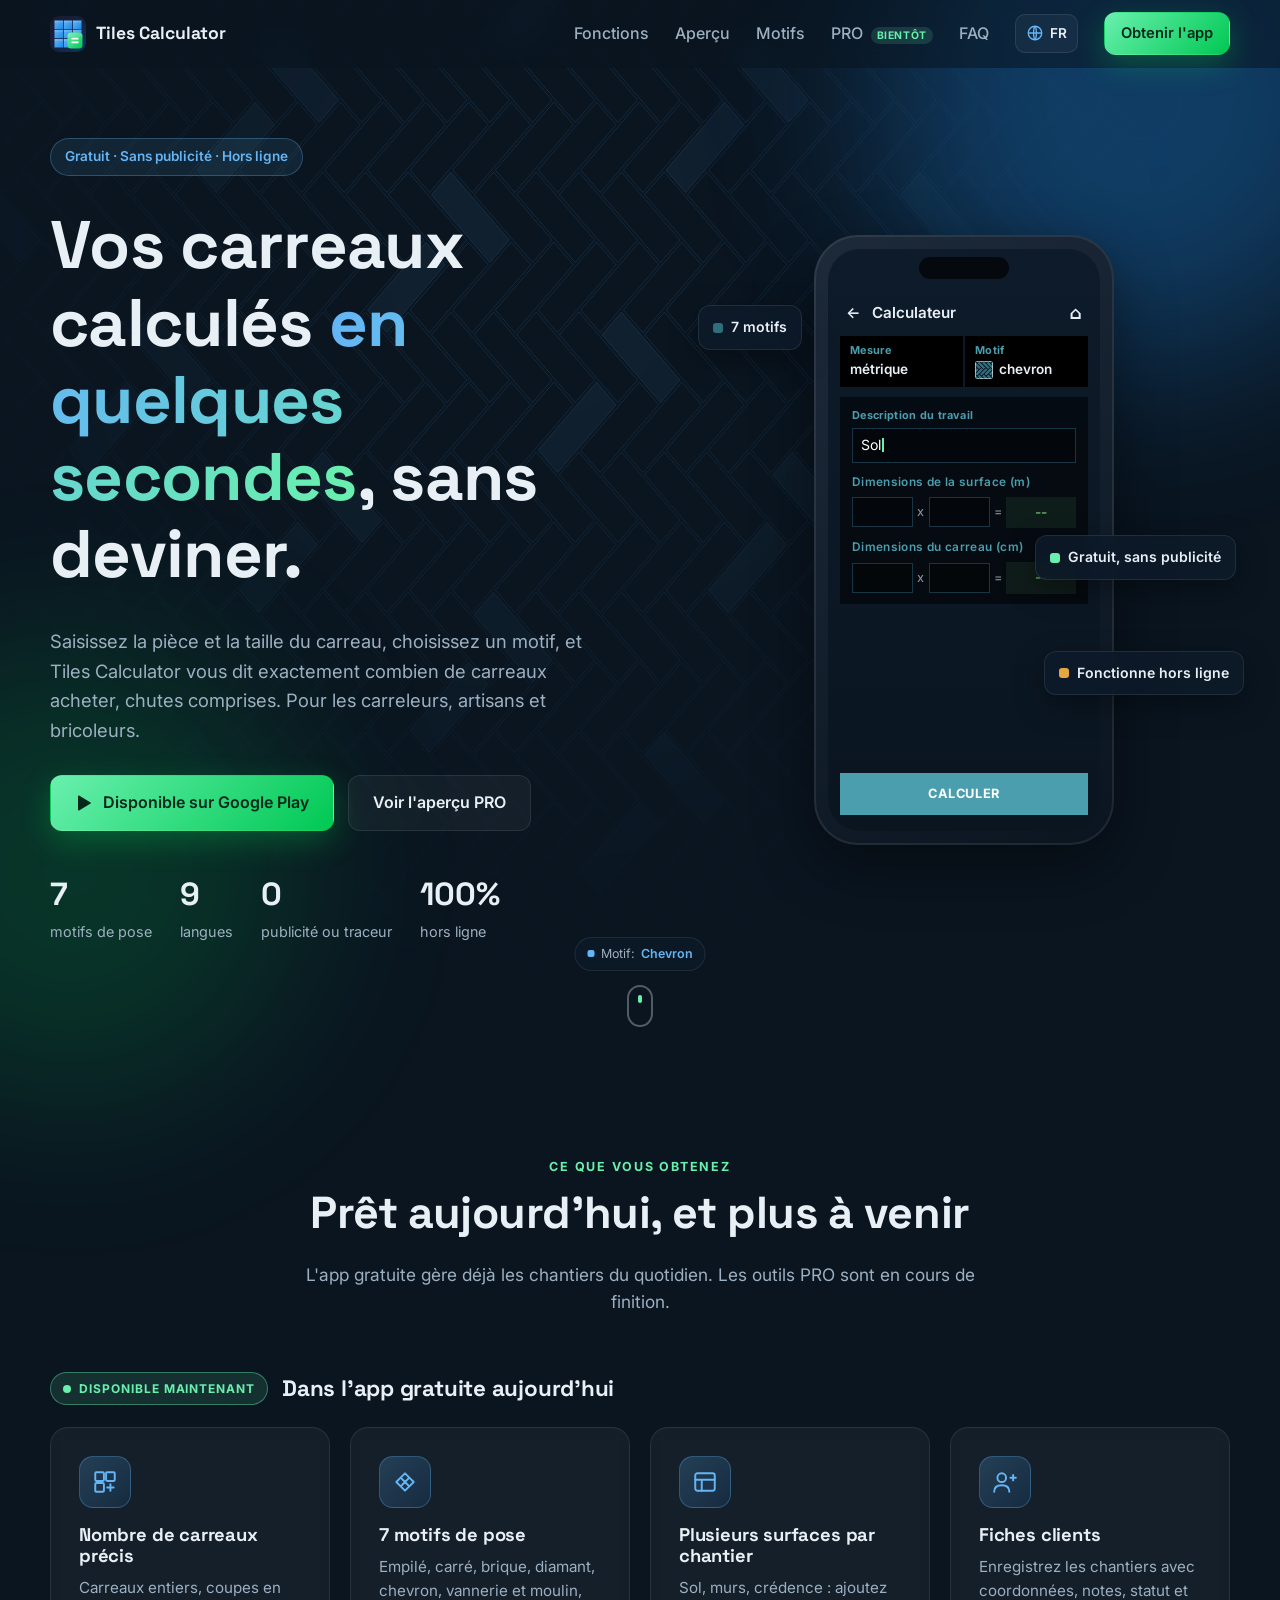
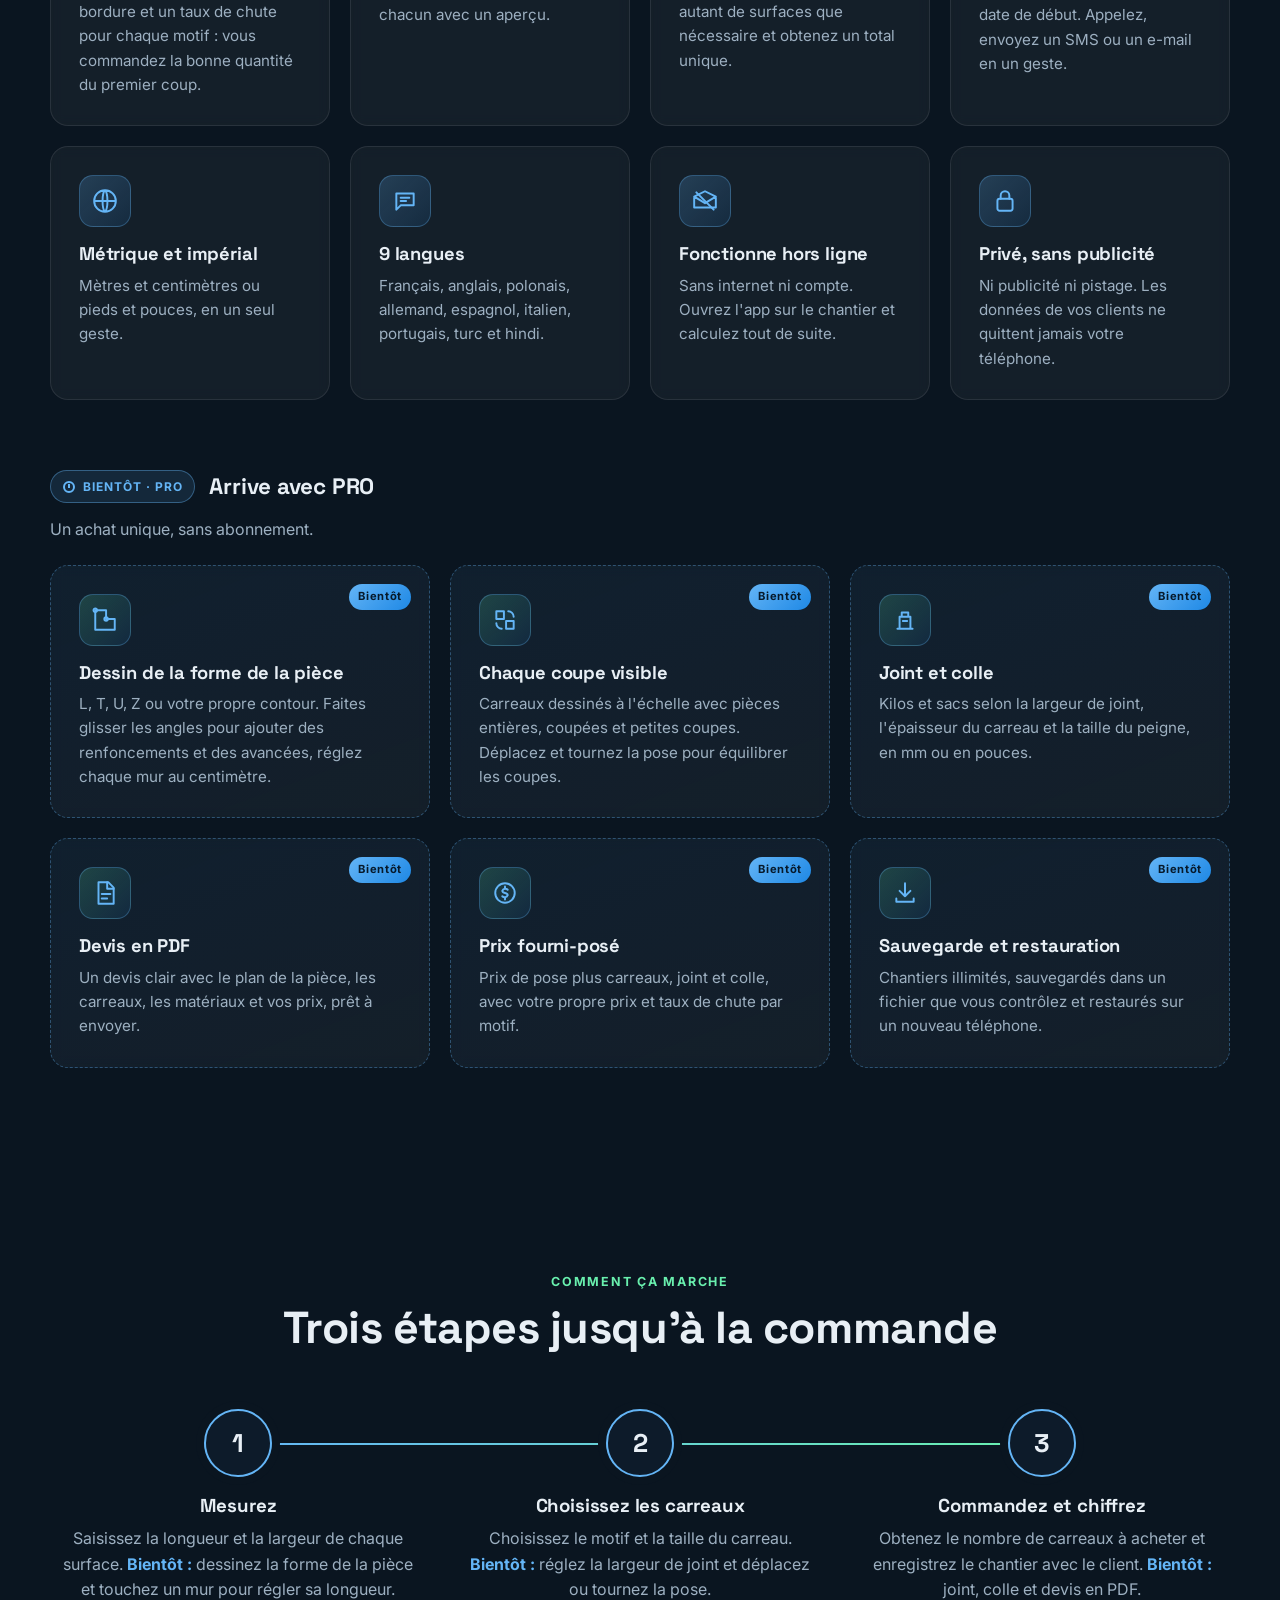
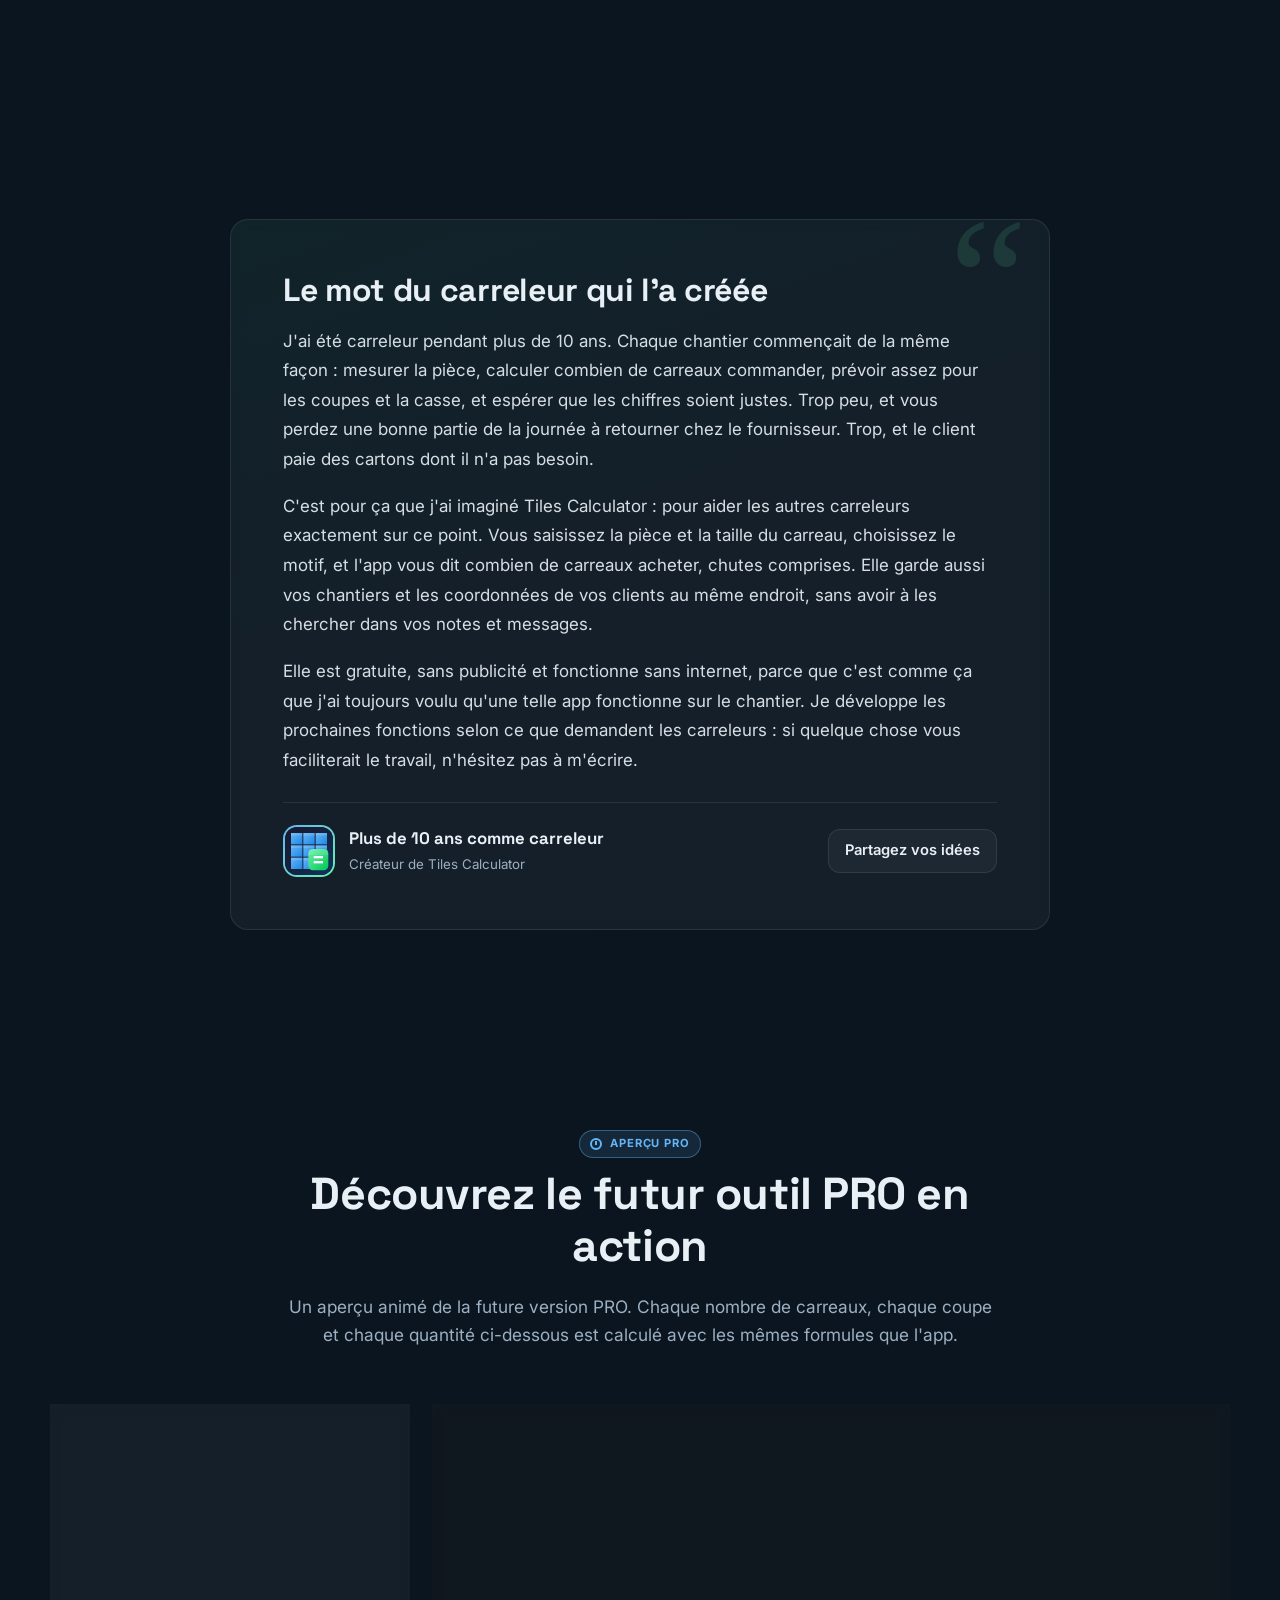
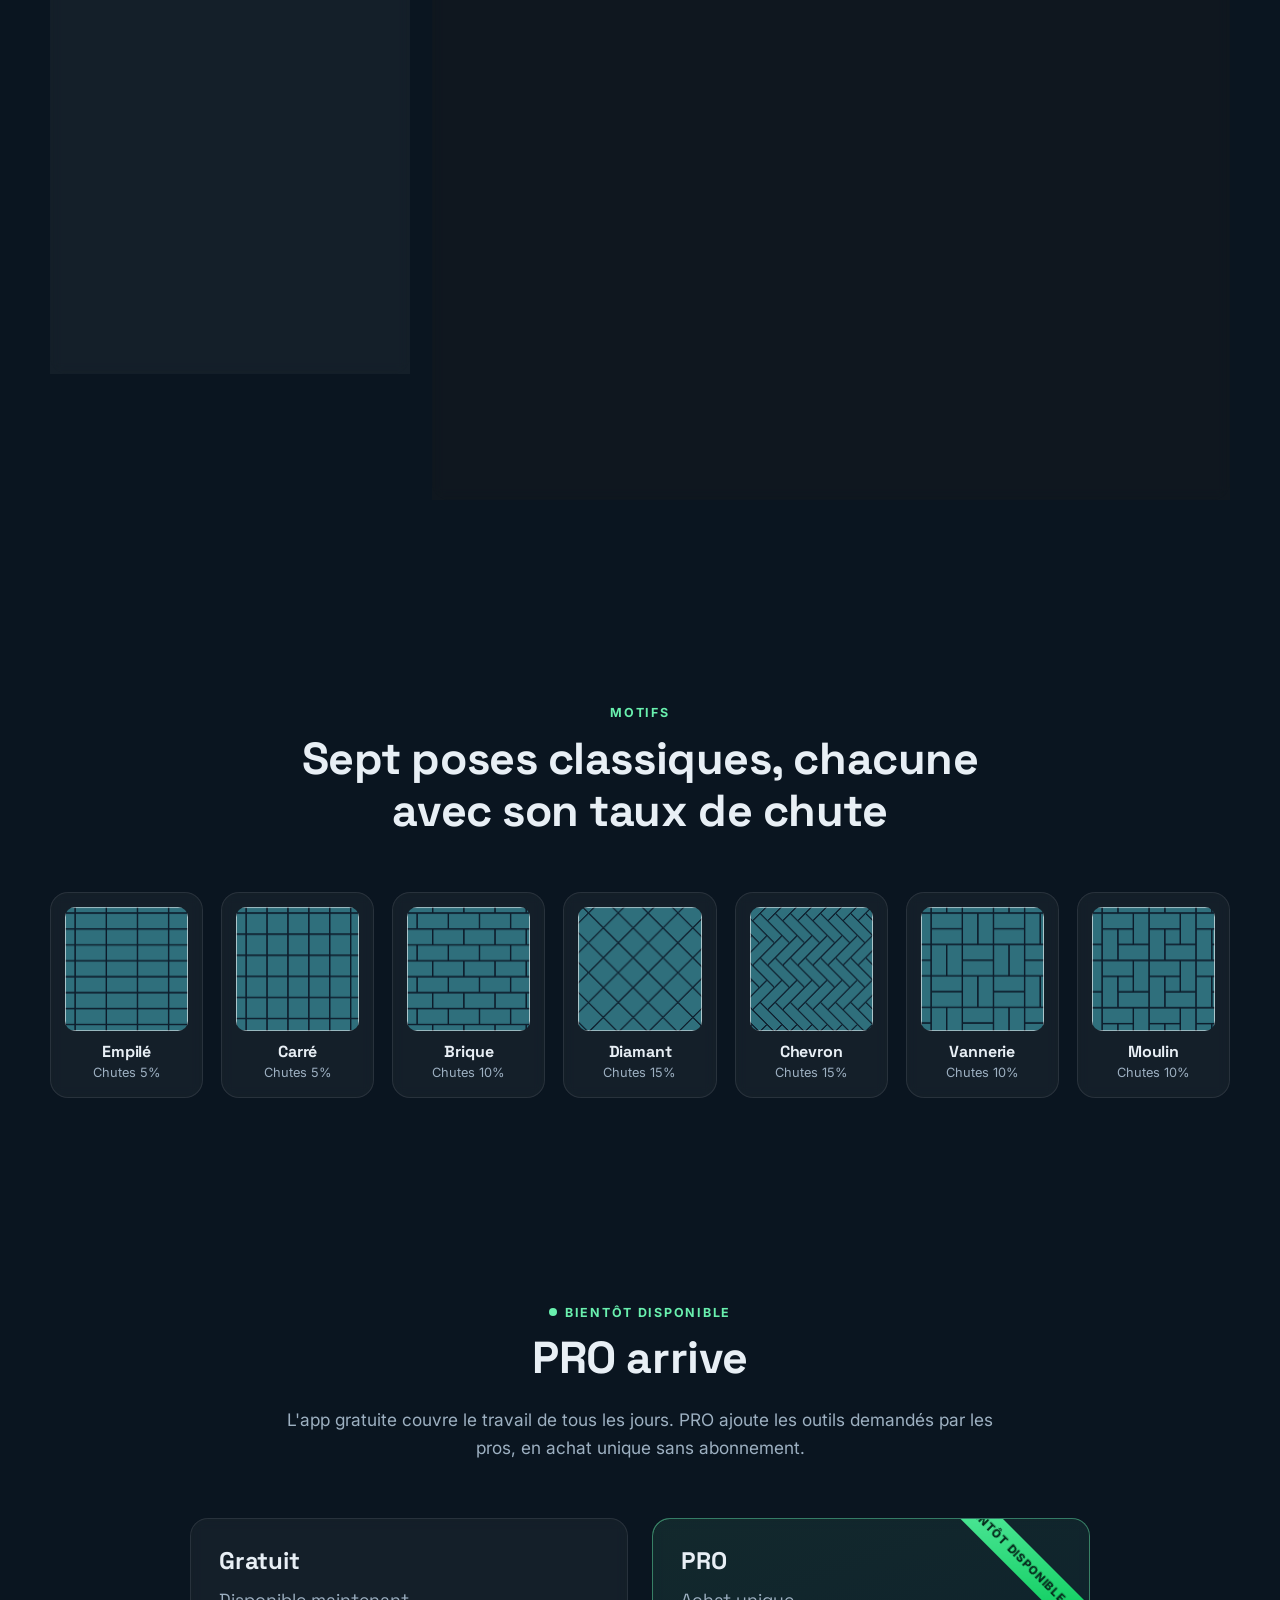
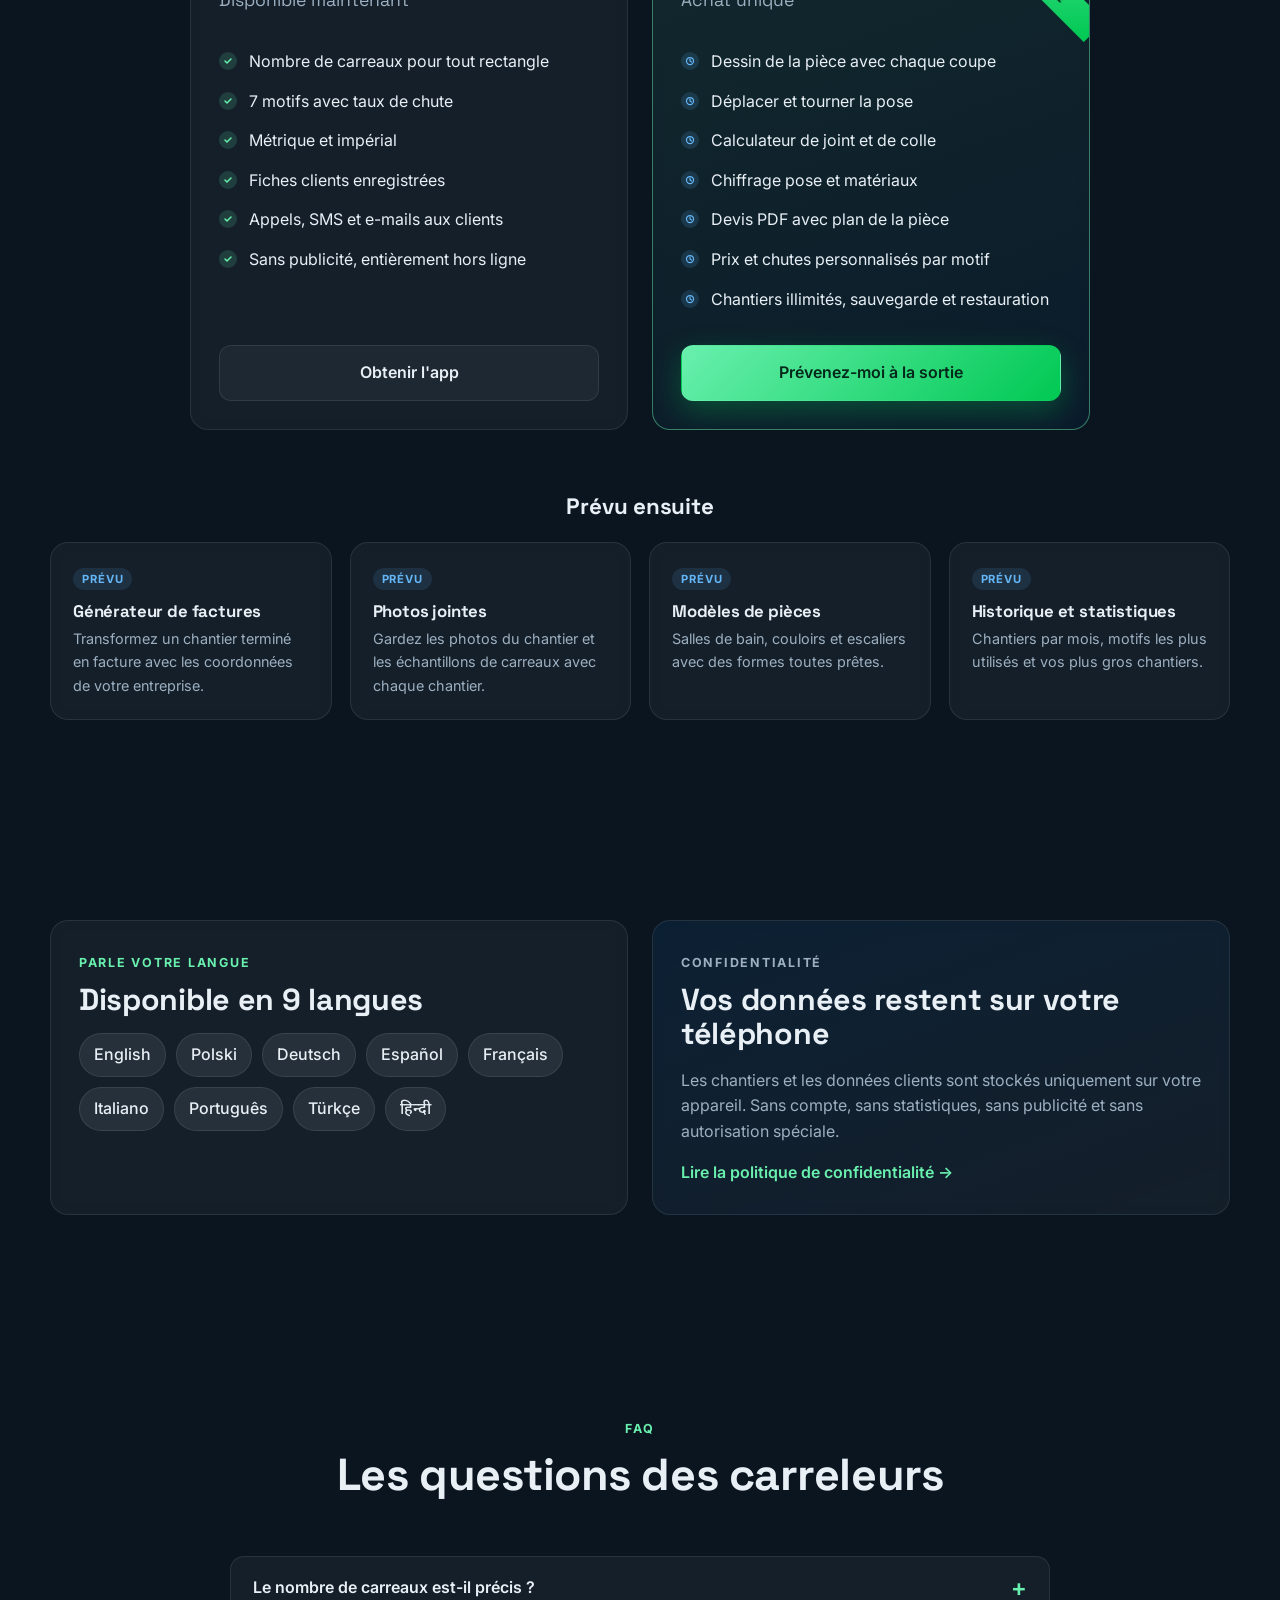
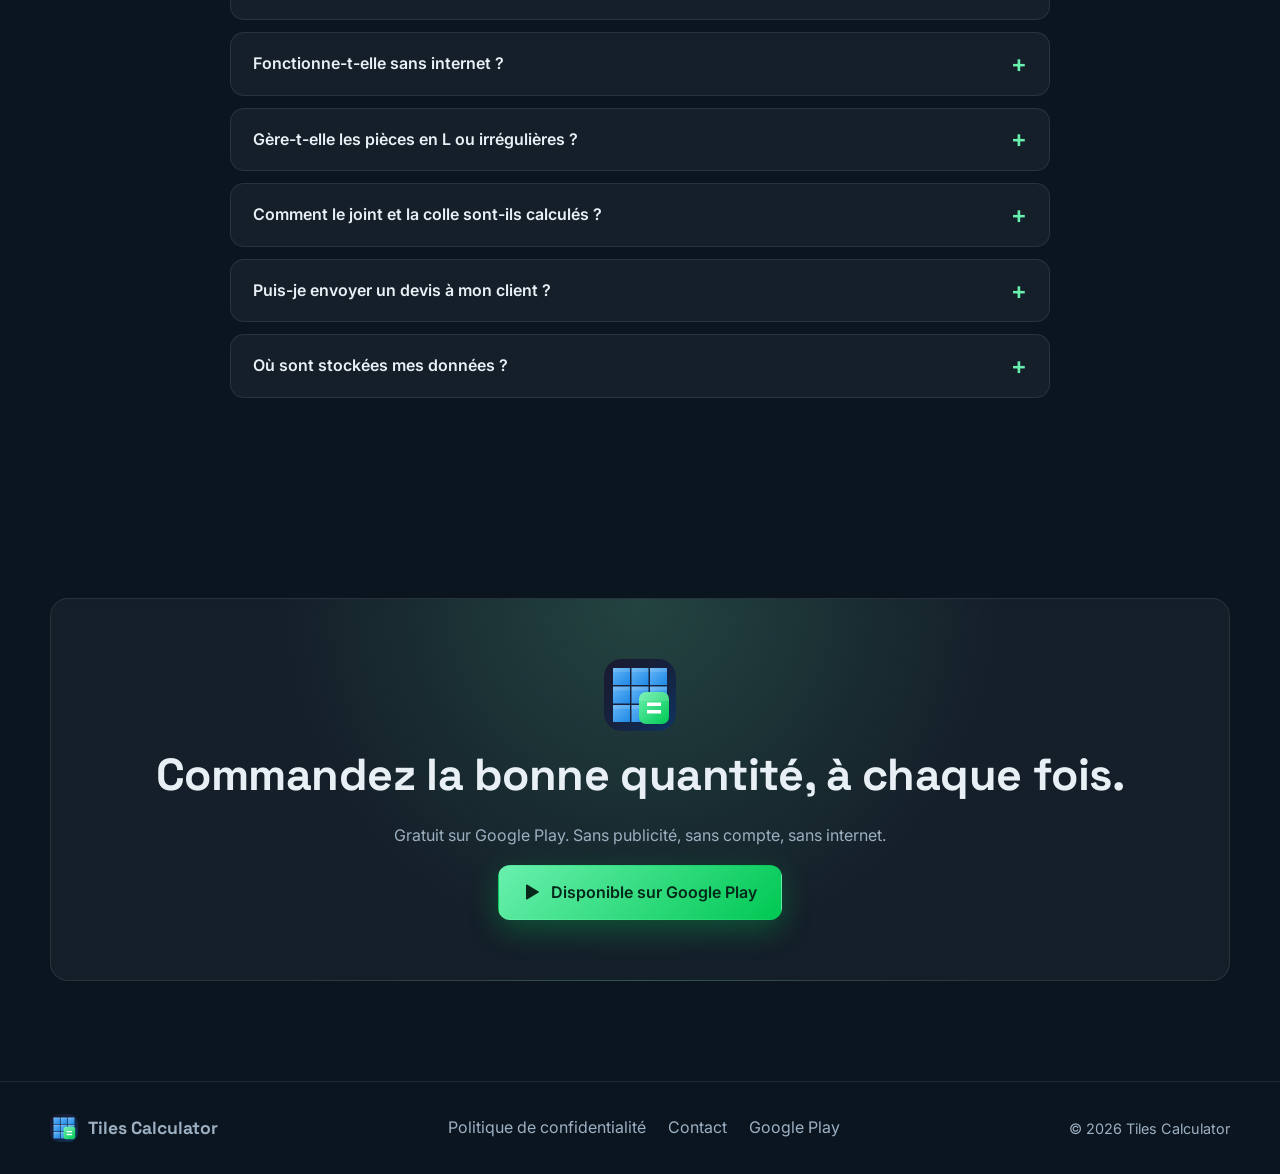
<file: fr/index.html>
<!DOCTYPE html>
<html lang="fr">
<head>
  <meta charset="UTF-8">
  <meta name="viewport" content="width=device-width, initial-scale=1">
  <title>Calculateur de Carrelage – Combien de carreaux ? App gratuite</title>
  <meta name="description" content="Calculateur de carrelage gratuit pour Android. Combien de carreaux pour un sol ou un mur : 7 motifs, chutes comprises. Sans publicité, hors ligne.">
  <meta name="keywords" content="calculateur de carrelage, combien de carreaux, calcul carrelage, calcul carrelage sol, calcul faïence murale, pose à chevrons, application carreleur, calcul des chutes, Android">
  <meta name="author" content="Tiles Calculator">
  <meta name="robots" content="index, follow, max-image-preview:large">
  <link rel="canonical" href="https://bianielbianiel.github.io/tiles-calculator/fr/">
  <link rel="alternate" hreflang="en" href="https://bianielbianiel.github.io/tiles-calculator/">
  <link rel="alternate" hreflang="pl" href="https://bianielbianiel.github.io/tiles-calculator/pl/">
  <link rel="alternate" hreflang="de" href="https://bianielbianiel.github.io/tiles-calculator/de/">
  <link rel="alternate" hreflang="es" href="https://bianielbianiel.github.io/tiles-calculator/es/">
  <link rel="alternate" hreflang="fr" href="https://bianielbianiel.github.io/tiles-calculator/fr/">
  <link rel="alternate" hreflang="it" href="https://bianielbianiel.github.io/tiles-calculator/it/">
  <link rel="alternate" hreflang="pt" href="https://bianielbianiel.github.io/tiles-calculator/pt/">
  <link rel="alternate" hreflang="tr" href="https://bianielbianiel.github.io/tiles-calculator/tr/">
  <link rel="alternate" hreflang="hi" href="https://bianielbianiel.github.io/tiles-calculator/hi/">
  <link rel="alternate" hreflang="x-default" href="https://bianielbianiel.github.io/tiles-calculator/">
  <meta name="theme-color" content="#0D1B2A">
  <meta name="color-scheme" content="dark">


  <link rel="icon" type="image/svg+xml" href="../assets/img/logo.svg">
  <link rel="icon" type="image/png" sizes="192x192" href="../assets/img/icon-192.png">
  <link rel="apple-touch-icon" sizes="180x180" href="../assets/img/icon-180.png">
  <link rel="manifest" href="../site.webmanifest">

  <!-- Social sharing (Facebook, WhatsApp, LinkedIn, X) -->
  <meta property="og:type" content="website">
  <meta property="og:site_name" content="Tiles Calculator">
  <meta property="og:locale" content="fr_FR">
  <meta property="og:url" content="https://bianielbianiel.github.io/tiles-calculator/fr/">
  <meta property="og:title" content="Calculateur de Carrelage – Combien de carreaux vous faut-il ? Réponse en quelques secondes.">
  <meta property="og:description" content="App Android gratuite pour carreleurs, artisans et bricoleurs. 7 motifs, chutes comprises, métrique et impérial. Sans publicité, fonctionne hors ligne.">
  <meta property="og:image" content="https://bianielbianiel.github.io/tiles-calculator/assets/img/og-image.jpg">
  <meta property="og:image:width" content="1200">
  <meta property="og:image:height" content="630">
  <meta property="og:image:alt" content="App Calculateur de Carrelage – combien de carreaux vous faut-il ? Réponse en quelques secondes.">
  <meta name="twitter:card" content="summary_large_image">
  <meta name="twitter:title" content="Calculateur de Carrelage – Combien de carreaux vous faut-il ?">
  <meta name="twitter:description" content="Calculateur de carrelage gratuit pour Android. 7 motifs, chutes comprises, sans publicité, hors ligne.">
  <meta name="twitter:image" content="https://bianielbianiel.github.io/tiles-calculator/assets/img/og-image.jpg">

  <!-- Structured data for Google (app, website, FAQ) -->
  <script type="application/ld+json">{"@context": "https://schema.org", "@type": "SoftwareApplication", "name": "Tiles Calculator", "operatingSystem": "Android", "applicationCategory": "UtilitiesApplication", "description": "Calculateur de carrelage gratuit pour Android. Calculez combien de carreaux il vous faut pour chaque pièce : 7 motifs de pose, chutes comprises, unités métriques et impériales. Sans publicité, fonctionne hors ligne.", "url": "https://bianielbianiel.github.io/tiles-calculator/fr/", "image": "https://bianielbianiel.github.io/tiles-calculator/assets/img/icon-512.png", "screenshot": "https://bianielbianiel.github.io/tiles-calculator/assets/img/og-image.jpg", "offers": {"@type": "Offer", "price": "0", "priceCurrency": "USD"}, "inLanguage": ["en", "pl", "de", "es", "fr", "it", "pt", "tr", "hi"], "downloadUrl": "https://play.google.com/store/apps/details?id=tiles_calculator.tilecalc", "featureList": ["Calcul de la quantité de carreaux avec les chutes", "7 motifs de pose de carrelage", "Plusieurs surfaces par chantier", "Fiches de chantiers clients", "Unités métriques et impériales", "Fonctionne hors ligne, sans publicité"]}</script>
  <script type="application/ld+json">{"@context": "https://schema.org", "@type": "WebSite", "name": "Tiles Calculator", "url": "https://bianielbianiel.github.io/tiles-calculator/fr/", "inLanguage": "fr"}</script>
  <script type="application/ld+json">{"@context": "https://schema.org", "@type": "FAQPage", "inLanguage": "fr", "mainEntity": [{"@type": "Question", "name": "Le nombre de carreaux est-il précis ?", "acceptedAnswer": {"@type": "Answer", "text": "L'app calcule les carreaux entiers et les coupes en bordure de chaque surface, puis ajoute le taux de chute du motif choisi. Avec la future version PRO, elle posera le vrai motif dans votre pièce et comptera chaque coupe."}}, {"@type": "Question", "name": "Fonctionne-t-elle sans internet ?", "acceptedAnswer": {"@type": "Answer", "text": "Oui. Tout est calculé sur votre téléphone : elle fonctionne dans une cave, sur un chantier neuf ou partout sans réseau."}}, {"@type": "Question", "name": "Gère-t-elle les pièces en L ou irrégulières ?", "acceptedAnswer": {"@type": "Answer", "text": "Les formes de pièce arrivent avec PRO, très bientôt. Vous pourrez choisir une forme en L, T, U ou Z, régler chaque mur et faire glisser les angles pour ajouter les renfoncements et avancées de cheminées, piliers ou embrasures. Aujourd'hui, vous pouvez déjà ajouter plusieurs surfaces rectangulaires à un chantier."}}, {"@type": "Question", "name": "Comment le joint et la colle sont-ils calculés ?", "acceptedAnswer": {"@type": "Answer", "text": "Le calculateur de joint et de colle arrive avec PRO. Le joint utilise la formule des fabricants à partir de la taille, de l'épaisseur du carreau et de la largeur de joint ; la colle utilise la consommation habituelle du peigne, choisi automatiquement selon la taille du carreau. Les deux incluent 10 % en plus et sont arrondis au sac entier. Vous pouvez le voir dans l'aperçu PRO ci-dessus."}}, {"@type": "Question", "name": "Puis-je envoyer un devis à mon client ?", "acceptedAnswer": {"@type": "Answer", "text": "Les devis PDF arrivent avec PRO : un devis avec le plan de la pièce, les carreaux, les matériaux et vos prix, prêt à partager par e-mail, WhatsApp ou toute autre app."}}, {"@type": "Question", "name": "Où sont stockées mes données ?", "acceptedAnswer": {"@type": "Answer", "text": "Uniquement sur votre appareil. Désinstaller l'app supprime tout. La sauvegarde dans un fichier que vous contrôlez arrive avec PRO."}}]}</script>

  <link rel="preconnect" href="https://fonts.googleapis.com">
  <link rel="preconnect" href="https://fonts.gstatic.com" crossorigin>
  <link href="https://fonts.googleapis.com/css2?family=Inter:wght@400;500;600;700&family=Noto+Sans+Devanagari:wght@500&family=Space+Grotesk:wght@500;600;700&display=swap" rel="stylesheet">
  <link rel="stylesheet" href="../assets/css/style.css?v=8">
</head>
<body>
  <div class="scroll-progress" aria-hidden="true"></div>
  <div class="bg-tiles" aria-hidden="true"></div>
  <canvas class="bg-pattern" aria-hidden="true"></canvas>
  <canvas class="bg-pattern" aria-hidden="true"></canvas>
  <div class="blob blob-1" aria-hidden="true"></div>
  <div class="blob blob-2" aria-hidden="true"></div>

  <!-- ============ Header ============ -->
  <header class="nav" id="top">
    <div class="container nav-inner">
      <a class="brand" href="#top" aria-label="Tiles Calculator – accueil">
        <img src="../assets/img/logo.svg" alt="" width="36" height="36">
        <span>Tiles Calculator</span>
      </a>
      <nav class="nav-links" id="nav-links" aria-label="Menu principal">
        <a href="#features">Fonctions</a>
        <a href="#demo">Aperçu</a>
        <a href="#patterns">Motifs</a>
        <a href="#pro">PRO <span class="soon-pill">bientôt</span></a>
        <a href="#faq">FAQ</a>
        <div class="lang" id="lang">
          <button class="lang-btn" type="button" aria-haspopup="true" aria-expanded="false" aria-label="Langue">
            <svg viewBox="0 0 24 24" aria-hidden="true"><circle cx="12" cy="12" r="9"/><path d="M3 12h18M12 3c2.5 2.7 2.5 15.3 0 18M12 3c-2.5 2.7-2.5 15.3 0 18"/></svg>
            <span>FR</span>
          </button>
          <ul class="lang-menu" role="menu"><li><a href="../" hreflang="en" lang="en" data-lang="en" role="menuitem">English<small>EN</small></a></li><li><a href="../pl/" hreflang="pl" lang="pl" data-lang="pl" role="menuitem">Polski<small>PL</small></a></li><li><a href="../de/" hreflang="de" lang="de" data-lang="de" role="menuitem">Deutsch<small>DE</small></a></li><li><a href="../es/" hreflang="es" lang="es" data-lang="es" role="menuitem">Español<small>ES</small></a></li><li><a href="../fr/" hreflang="fr" lang="fr" data-lang="fr" role="menuitem" aria-current="true">Français<small>FR</small></a></li><li><a href="../it/" hreflang="it" lang="it" data-lang="it" role="menuitem">Italiano<small>IT</small></a></li><li><a href="../pt/" hreflang="pt" lang="pt" data-lang="pt" role="menuitem">Português<small>PT</small></a></li><li><a href="../tr/" hreflang="tr" lang="tr" data-lang="tr" role="menuitem">Türkçe<small>TR</small></a></li><li><a href="../hi/" hreflang="hi" lang="hi" data-lang="hi" role="menuitem">हिन्दी<small>HI</small></a></li></ul>
        </div>
        <a class="btn btn-small btn-primary play-link" href="#" target="_blank" rel="noopener">Obtenir l'app</a>
      </nav>
      <button class="burger" id="burger" aria-label="Ouvrir le menu" aria-expanded="false" aria-controls="nav-links">
        <span></span><span></span><span></span>
      </button>
    </div>
  </header>

  <main>
    <!-- ============ Hero ============ -->
    <section class="hero">
      <div class="container hero-grid">
        <div class="hero-copy">
          <p class="badge reveal">Gratuit &middot; Sans publicité &middot; Hors ligne</p>
          <h1 class="reveal hero-title">Vos carreaux calculés <span class="gradient-text">en quelques secondes</span>, sans deviner.</h1>
          <p class="lead reveal">Saisissez la pièce et la taille du carreau, choisissez un motif, et Tiles Calculator vous dit exactement combien de carreaux acheter, chutes comprises. Pour les carreleurs, artisans et bricoleurs.</p>
          <div class="hero-cta reveal">
            <a class="btn btn-primary btn-shine play-link" href="#" target="_blank" rel="noopener">
              <svg viewBox="0 0 24 24" aria-hidden="true"><path d="M4 2.8v18.4c0 .7.8 1.2 1.4.8l15.4-9.2c.6-.4.6-1.2 0-1.6L5.4 2c-.6-.4-1.4.1-1.4.8z"/></svg>
              Disponible sur Google Play
            </a>
            <a class="btn btn-ghost" href="#demo">Voir l'aperçu PRO</a>
          </div>
          <dl class="stats reveal">
            <div><dt><span class="count" data-to="7">0</span></dt><dd>motifs de pose</dd></div>
            <div><dt><span class="count" data-to="9">0</span></dt><dd>langues</dd></div>
            <div><dt><span class="count" data-to="0">0</span></dt><dd>publicité ou traceur</dd></div>
            <div><dt><span class="count" data-to="100">0</span>%</dt><dd>hors ligne</dd></div>
          </dl>
        </div>

        <div class="hero-visual reveal">
          <div class="phone">
            <div class="phone-notch"></div>
            <div class="phone-screen calc-screen" aria-label="Le calculateur gratuit calcule une commande de carrelage" role="img">
              <div class="app-bar"><span>&larr;</span> Calculateur <span class="home">&#8962;</span></div>
              <div class="calc-spinners">
                <div><small>Mesure</small><b>métrique</b></div>
                <div><small>Motif</small><b class="pat-row"><canvas id="pat-swatch" width="18" height="18"></canvas><span id="calc-pattern">chevron</span></b></div>
              </div>
              <div class="calc-card">
                <small class="calc-label">Description du travail</small>
                <div class="calc-input wide" id="calc-job"></div>
                <small class="calc-head">Dimensions de la surface (m)</small>
                <div class="calc-row">
                  <div class="calc-input" id="calc-al"></div><span>x</span>
                  <div class="calc-input" id="calc-aw"></div><span>=</span>
                  <div class="calc-total" id="calc-at">--</div>
                </div>
                <small class="calc-head">Dimensions du carreau (cm)</small>
                <div class="calc-row">
                  <div class="calc-input" id="calc-tl"></div><span>x</span>
                  <div class="calc-input" id="calc-tw"></div><span>=</span>
                  <div class="calc-total" id="calc-tt">--</div>
                </div>
              </div>
              <div class="calc-result" id="calc-result">
                <small>Il vous faut</small>
                <div class="calc-big"><span id="calc-tiles">0</span> carreaux</div>
                <div class="calc-waste">dont <span id="calc-waste">0</span> chutes &middot; <span id="calc-wpct">15</span>%</div>
              </div>
              <div class="calc-btn" id="calc-btn">CALCULER</div>
            </div>
          </div>
          <div class="chips">
            <div class="float-chip chip-1"><span class="dot dot-blue"></span>7 motifs</div>
            <div class="float-chip chip-2"><span class="dot dot-green"></span>Gratuit, sans publicité</div>
            <div class="float-chip chip-3"><span class="dot dot-orange"></span>Fonctionne hors ligne</div>
          </div>
        </div>
      </div>
      <p class="bg-label" aria-hidden="true"><span class="bg-dot"></span><span class="bg-label-k">Motif</span><b id="bg-name">Herringbone</b></p>
      <a class="scroll-hint" href="#features" aria-label="Aller aux fonctions"><span></span></a>
    </section>

    <!-- ============ Features: now + coming soon ============ -->
    <section class="section" id="features">
      <div class="container">
        <header class="section-head reveal">
          <p class="eyebrow">Ce que vous obtenez</p>
          <h2>Prêt aujourd'hui, et plus à venir</h2>
          <p class="sub">L'app gratuite gère déjà les chantiers du quotidien. Les outils PRO sont en cours de finition.</p>
        </header>

        <div class="group-head reveal">
          <span class="status-pill now"><span class="pulse-dot"></span>Disponible maintenant</span>
          <h3>Dans l'app gratuite aujourd'hui</h3>
        </div>
        <div class="feature-grid">
          <article class="card feature reveal tilt">
            <div class="icon"><svg viewBox="0 0 24 24"><rect x="3" y="3" width="8" height="8" rx="1"/><rect x="13" y="3" width="8" height="8" rx="1"/><rect x="3" y="13" width="8" height="8" rx="1"/><path d="M14 17h6M17 14v6"/></svg></div>
            <h3>Nombre de carreaux précis</h3>
            <p>Carreaux entiers, coupes en bordure et un taux de chute pour chaque motif : vous commandez la bonne quantité du premier coup.</p>
          </article>
          <article class="card feature reveal tilt">
            <div class="icon"><svg viewBox="0 0 24 24"><path d="M4 12l4-4 4 4-4 4zM12 12l4-4 4 4-4 4zM8 8l4-4 4 4M8 16l4 4 4-4"/></svg></div>
            <h3>7 motifs de pose</h3>
            <p>Empilé, carré, brique, diamant, chevron, vannerie et moulin, chacun avec un aperçu.</p>
          </article>
          <article class="card feature reveal tilt">
            <div class="icon"><svg viewBox="0 0 24 24"><rect x="3" y="4" width="18" height="16" rx="2"/><path d="M3 10h18M9 10v10"/></svg></div>
            <h3>Plusieurs surfaces par chantier</h3>
            <p>Sol, murs, crédence : ajoutez autant de surfaces que nécessaire et obtenez un total unique.</p>
          </article>
          <article class="card feature reveal tilt">
            <div class="icon"><svg viewBox="0 0 24 24"><circle cx="9" cy="8" r="4"/><path d="M2 21c0-4 3-6 7-6s7 2 7 6M17 8h5M19.5 5.5v5"/></svg></div>
            <h3>Fiches clients</h3>
            <p>Enregistrez les chantiers avec coordonnées, notes, statut et date de début. Appelez, envoyez un SMS ou un e-mail en un geste.</p>
          </article>
          <article class="card feature reveal tilt">
            <div class="icon"><svg viewBox="0 0 24 24"><path d="M12 2a10 10 0 100 20 10 10 0 000-20zM2 12h20M12 2c3 3 3 17 0 20M12 2c-3 3-3 17 0 20"/></svg></div>
            <h3>Métrique et impérial</h3>
            <p>Mètres et centimètres ou pieds et pouces, en un seul geste.</p>
          </article>
          <article class="card feature reveal tilt">
            <div class="icon"><svg viewBox="0 0 24 24"><path d="M4 5h16v11H8l-4 4z"/><path d="M8 9h8M8 12h5"/></svg></div>
            <h3>9 langues</h3>
            <p>Français, anglais, polonais, allemand, espagnol, italien, portugais, turc et hindi.</p>
          </article>
          <article class="card feature reveal tilt">
            <div class="icon"><svg viewBox="0 0 24 24"><path d="M2 8l10 6 10-6M2 8v10h20V8M2 8l10-5 10 5"/><path d="M4 4l16 16"/></svg></div>
            <h3>Fonctionne hors ligne</h3>
            <p>Sans internet ni compte. Ouvrez l'app sur le chantier et calculez tout de suite.</p>
          </article>
          <article class="card feature reveal tilt">
            <div class="icon"><svg viewBox="0 0 24 24"><rect x="5" y="10" width="14" height="11" rx="2"/><path d="M8 10V7a4 4 0 018 0v3"/></svg></div>
            <h3>Privé, sans publicité</h3>
            <p>Ni publicité ni pistage. Les données de vos clients ne quittent jamais votre téléphone.</p>
          </article>
        </div>

        <div class="group-head soon reveal">
          <span class="status-pill soon"><span class="clock"></span>Bientôt &middot; PRO</span>
          <h3>Arrive avec PRO</h3>
          <p>Un achat unique, sans abonnement.</p>
        </div>
        <div class="feature-grid soon-grid">
          <article class="card feature soon-card reveal tilt">
            <span class="tag tag-soon">Bientôt</span>
            <div class="icon"><svg viewBox="0 0 24 24"><path d="M3 3h10v8h8v10H3z"/><circle cx="3" cy="3" r="1.6"/><circle cx="13" cy="11" r="1.6"/></svg></div>
            <h3>Dessin de la forme de la pièce</h3>
            <p>L, T, U, Z ou votre propre contour. Faites glisser les angles pour ajouter des renfoncements et des avancées, réglez chaque mur au centimètre.</p>
          </article>
          <article class="card feature soon-card reveal tilt">
            <span class="tag tag-soon">Bientôt</span>
            <div class="icon"><svg viewBox="0 0 24 24"><path d="M4 4h7v7H4zM13 13h7v7h-7z"/><path d="M15 4a5 5 0 015 5M9 20a5 5 0 01-5-5"/></svg></div>
            <h3>Chaque coupe visible</h3>
            <p>Carreaux dessinés à l'échelle avec pièces entières, coupées et petites coupes. Déplacez et tournez la pose pour équilibrer les coupes.</p>
          </article>
          <article class="card feature soon-card reveal tilt">
            <span class="tag tag-soon">Bientôt</span>
            <div class="icon"><svg viewBox="0 0 24 24"><path d="M5 20h14M7 20V9h10v11M9 9V5h6v4"/><path d="M10 13h4"/></svg></div>
            <h3>Joint et colle</h3>
            <p>Kilos et sacs selon la largeur de joint, l'épaisseur du carreau et la taille du peigne, en mm ou en pouces.</p>
          </article>
          <article class="card feature soon-card reveal tilt">
            <span class="tag tag-soon">Bientôt</span>
            <div class="icon"><svg viewBox="0 0 24 24"><path d="M6 2h9l5 5v15H6z"/><path d="M14 2v6h6M9 13h8M9 17h5"/></svg></div>
            <h3>Devis en PDF</h3>
            <p>Un devis clair avec le plan de la pièce, les carreaux, les matériaux et vos prix, prêt à envoyer.</p>
          </article>
          <article class="card feature soon-card reveal tilt">
            <span class="tag tag-soon">Bientôt</span>
            <div class="icon"><svg viewBox="0 0 24 24"><circle cx="12" cy="12" r="9"/><path d="M14.5 9a3 3 0 00-5 1c0 3 5 1 5 4a3 3 0 01-5 1M12 6v2M12 16v2"/></svg></div>
            <h3>Prix fourni-posé</h3>
            <p>Prix de pose plus carreaux, joint et colle, avec votre propre prix et taux de chute par motif.</p>
          </article>
          <article class="card feature soon-card reveal tilt">
            <span class="tag tag-soon">Bientôt</span>
            <div class="icon"><svg viewBox="0 0 24 24"><path d="M12 3v12M7 10l5 5 5-5"/><path d="M4 17v3h16v-3"/></svg></div>
            <h3>Sauvegarde et restauration</h3>
            <p>Chantiers illimités, sauvegardés dans un fichier que vous contrôlez et restaurés sur un nouveau téléphone.</p>
          </article>
        </div>
      </div>
    </section>

    <!-- ============ How it works ============ -->
    <section class="section steps-section">
      <div class="container">
        <header class="section-head reveal">
          <p class="eyebrow">Comment ça marche</p>
          <h2>Trois étapes jusqu'à la commande</h2>
        </header>
        <ol class="steps">
          <li class="step reveal"><span class="step-num">1</span><h3>Mesurez</h3><p>Saisissez la longueur et la largeur de chaque surface. <span class="inline-soon">Bientôt :</span> dessinez la forme de la pièce et touchez un mur pour régler sa longueur.</p></li>
          <li class="step reveal"><span class="step-num">2</span><h3>Choisissez les carreaux</h3><p>Choisissez le motif et la taille du carreau. <span class="inline-soon">Bientôt :</span> réglez la largeur de joint et déplacez ou tournez la pose.</p></li>
          <li class="step reveal"><span class="step-num">3</span><h3>Commandez et chiffrez</h3><p>Obtenez le nombre de carreaux à acheter et enregistrez le chantier avec le client. <span class="inline-soon">Bientôt :</span> joint, colle et devis en PDF.</p></li>
        </ol>
      </div>
    </section>

    <!-- ============ From the maker ============ -->
    <section class="section maker-section" id="about">
      <div class="container narrow">
        <figure class="maker card reveal">
          <span class="maker-quote" aria-hidden="true">&ldquo;</span>
          <h2 class="maker-title">Le mot du carreleur qui l'a créée</h2>
          <blockquote>
            <p>J'ai été carreleur pendant plus de 10 ans. Chaque chantier commençait de la même façon : mesurer la pièce, calculer combien de carreaux commander, prévoir assez pour les coupes et la casse, et espérer que les chiffres soient justes. Trop peu, et vous perdez une bonne partie de la journée à retourner chez le fournisseur. Trop, et le client paie des cartons dont il n'a pas besoin.</p>
            <p>C'est pour ça que j'ai imaginé Tiles Calculator : pour aider les autres carreleurs exactement sur ce point. Vous saisissez la pièce et la taille du carreau, choisissez le motif, et l'app vous dit combien de carreaux acheter, chutes comprises. Elle garde aussi vos chantiers et les coordonnées de vos clients au même endroit, sans avoir à les chercher dans vos notes et messages.</p>
            <p>Elle est gratuite, sans publicité et fonctionne sans internet, parce que c'est comme ça que j'ai toujours voulu qu'une telle app fonctionne sur le chantier. Je développe les prochaines fonctions selon ce que demandent les carreleurs : si quelque chose vous faciliterait le travail, n'hésitez pas à m'écrire.</p>
          </blockquote>
          <figcaption class="maker-sign">
            <span class="maker-avatar" aria-hidden="true"><img src="../assets/img/logo.svg" alt="" width="48" height="48"></span>
            <span><b>Plus de 10 ans comme carreleur</b><small>Créateur de Tiles Calculator</small></span>
            <a class="btn btn-ghost btn-small maker-btn" href="mailto:website.scss@gmail.com?subject=Tiles%20Calculator">Partagez vos idées</a>
          </figcaption>
        </figure>
      </div>
    </section>

    <!-- ============ Live demo ============ -->
    <section class="section" id="demo">
      <div class="container">
        <header class="section-head reveal">
          <p class="eyebrow"><span class="status-pill soon small"><span class="clock"></span>Aperçu PRO</span></p>
          <h2>Découvrez le futur outil PRO en action</h2>
          <p class="sub">Un aperçu animé de la future version PRO. Chaque nombre de carreaux, chaque coupe et chaque quantité ci-dessous est calculé avec les mêmes formules que l'app.</p>
        </header>

        <div class="demo reveal">
          <div class="demo-controls card" aria-live="polite">
            <ol class="demo-steps" id="demo-steps">
              <li data-step="0"><span class="ds-num">1</span><div><b>Forme de la pièce</b><span id="ds-shape">Rectangle</span></div></li>
              <li data-step="1"><span class="ds-num">2</span><div><b>Motif</b><span id="ds-pattern">Empilé</span></div></li>
              <li data-step="2"><span class="ds-num">3</span><div><b>Taille du carreau</b><span id="ds-tile">60 x 30 cm</span></div></li>
              <li data-step="3"><span class="ds-num">4</span><div><b>Joint</b><span id="ds-gap">3 mm</span></div></li>
              <li data-step="4"><span class="ds-num">5</span><div><b>Pose</b><span id="ds-layout">Centred, 0°</span></div></li>
            </ol>
            <p class="demo-caption" id="demo-caption">Commencez par les dimensions de la pièce.</p>
            <div class="demo-progress" aria-hidden="true"><span id="demo-bar"></span></div>
          </div>

          <div class="demo-stage card">
            <canvas id="demo-canvas" aria-label="Aperçu animé de carreaux posés dans différentes pièces et motifs" role="img"></canvas>
            <div class="legend">
              <span><i class="sw sw-full"></i>Entier</span>
              <span><i class="sw sw-cut"></i>Coupé</span>
              <span><i class="sw sw-small"></i>Petite coupe</span>
            </div>
            <div class="results">
              <div class="result"><span class="r-label">Surface</span><span class="r-value" id="r-area">–</span></div>
              <div class="result"><span class="r-label">Carreaux entiers</span><span class="r-value" id="r-full">–</span></div>
              <div class="result"><span class="r-label">Carreaux coupés</span><span class="r-value" id="r-cut">–</span></div>
              <div class="result accent"><span class="r-label">À acheter (+chutes)</span><span class="r-value" id="r-buy">–</span></div>
              <div class="result"><span class="r-label">Joint</span><span class="r-value" id="r-grout">–</span></div>
              <div class="result"><span class="r-label">Colle</span><span class="r-value" id="r-glue">–</span></div>
            </div>
          </div>
        </div>
      </div>
    </section>

    <!-- ============ Patterns ============ -->
    <section class="section" id="patterns">
      <div class="container">
        <header class="section-head reveal">
          <p class="eyebrow">Motifs</p>
          <h2>Sept poses classiques, chacune avec son taux de chute</h2>
        </header>
        <div class="pattern-grid" id="pattern-grid"><!-- filled by main.js --></div>
      </div>
    </section>

    <!-- ============ PRO (coming soon) ============ -->
    <section class="section" id="pro">
      <div class="container">
        <header class="section-head reveal">
          <p class="eyebrow"><span class="pulse-dot"></span>Bientôt disponible</p>
          <h2>PRO arrive</h2>
          <p class="sub">L'app gratuite couvre le travail de tous les jours. PRO ajoute les outils demandés par les pros, en achat unique sans abonnement.</p>
        </header>
        <div class="plans">
          <article class="card plan reveal">
            <h3>Gratuit</h3>
            <p class="price">Disponible maintenant</p>
            <ul class="checks">
              <li>Nombre de carreaux pour tout rectangle</li>
              <li>7 motifs avec taux de chute</li>
              <li>Métrique et impérial</li>
              <li>Fiches clients enregistrées</li>
              <li>Appels, SMS et e-mails aux clients</li>
              <li>Sans publicité, entièrement hors ligne</li>
            </ul>
            <a class="btn btn-ghost play-link" href="#" target="_blank" rel="noopener">Obtenir l'app</a>
          </article>
          <article class="card plan plan-pro reveal">
            <span class="ribbon">Bientôt disponible</span>
            <h3>PRO</h3>
            <p class="price">Achat unique</p>
            <ul class="checks soon">
              <li>Dessin de la pièce avec chaque coupe</li>
              <li>Déplacer et tourner la pose</li>
              <li>Calculateur de joint et de colle</li>
              <li>Chiffrage pose et matériaux</li>
              <li>Devis PDF avec plan de la pièce</li>
              <li>Prix et chutes personnalisés par motif</li>
              <li>Chantiers illimités, sauvegarde et restauration</li>
            </ul>
            <a class="btn btn-primary btn-shine" href="mailto:website.scss@gmail.com?subject=Tiles%20Calculator%20PRO">Prévenez-moi à la sortie</a>
          </article>
        </div>

        <h3 class="roadmap-title reveal">Prévu ensuite</h3>
        <div class="roadmap">
          <div class="road-item card reveal"><span class="status">Prévu</span><h4>Générateur de factures</h4><p>Transformez un chantier terminé en facture avec les coordonnées de votre entreprise.</p></div>
          <div class="road-item card reveal"><span class="status">Prévu</span><h4>Photos jointes</h4><p>Gardez les photos du chantier et les échantillons de carreaux avec chaque chantier.</p></div>
          <div class="road-item card reveal"><span class="status">Prévu</span><h4>Modèles de pièces</h4><p>Salles de bain, couloirs et escaliers avec des formes toutes prêtes.</p></div>
          <div class="road-item card reveal"><span class="status">Prévu</span><h4>Historique et statistiques</h4><p>Chantiers par mois, motifs les plus utilisés et vos plus gros chantiers.</p></div>
        </div>
      </div>
    </section>

    <!-- ============ Languages + privacy ============ -->
    <section class="section">
      <div class="container two-col">
        <div class="card reveal">
          <p class="eyebrow">Parle votre langue</p>
          <h2 class="h2-small">Disponible en 9 langues</h2>
          <ul class="langs">
            <li>English</li><li>Polski</li><li>Deutsch</li><li>Español</li><li>Français</li>
            <li>Italiano</li><li>Português</li><li>Türkçe</li><li>हिन्दी</li>
          </ul>
        </div>
        <div class="card reveal privacy-card">
          <p class="eyebrow">Confidentialité</p>
          <h2 class="h2-small">Vos données restent sur votre téléphone</h2>
          <p>Les chantiers et les données clients sont stockés uniquement sur votre appareil. Sans compte, sans statistiques, sans publicité et sans autorisation spéciale.</p>
          <a class="text-link" href="https://bianielbianiel.github.io/tiles-calculator-privacy/" rel="noopener">Lire la politique de confidentialité &rarr;</a>
        </div>
      </div>
    </section>

    <!-- ============ FAQ ============ -->
    <section class="section" id="faq">
      <div class="container narrow">
        <header class="section-head reveal">
          <p class="eyebrow">FAQ</p>
          <h2>Les questions des carreleurs</h2>
        </header>
        <div class="faq">
          <details class="reveal"><summary>Le nombre de carreaux est-il précis ?</summary><p>L'app calcule les carreaux entiers et les coupes en bordure de chaque surface, puis ajoute le taux de chute du motif choisi. Avec la future version PRO, elle posera le vrai motif dans votre pièce et comptera chaque coupe.</p></details>
          <details class="reveal"><summary>Fonctionne-t-elle sans internet ?</summary><p>Oui. Tout est calculé sur votre téléphone : elle fonctionne dans une cave, sur un chantier neuf ou partout sans réseau.</p></details>
          <details class="reveal"><summary>Gère-t-elle les pièces en L ou irrégulières ?</summary><p>Les formes de pièce arrivent avec PRO, très bientôt. Vous pourrez choisir une forme en L, T, U ou Z, régler chaque mur et faire glisser les angles pour ajouter les renfoncements et avancées de cheminées, piliers ou embrasures. Aujourd'hui, vous pouvez déjà ajouter plusieurs surfaces rectangulaires à un chantier.</p></details>
          <details class="reveal"><summary>Comment le joint et la colle sont-ils calculés ?</summary><p>Le calculateur de joint et de colle arrive avec PRO. Le joint utilise la formule des fabricants à partir de la taille, de l'épaisseur du carreau et de la largeur de joint ; la colle utilise la consommation habituelle du peigne, choisi automatiquement selon la taille du carreau. Les deux incluent 10 % en plus et sont arrondis au sac entier. Vous pouvez le voir dans l'aperçu PRO ci-dessus.</p></details>
          <details class="reveal"><summary>Puis-je envoyer un devis à mon client ?</summary><p>Les devis PDF arrivent avec PRO : un devis avec le plan de la pièce, les carreaux, les matériaux et vos prix, prêt à partager par e-mail, WhatsApp ou toute autre app.</p></details>
          <details class="reveal"><summary>Où sont stockées mes données ?</summary><p>Uniquement sur votre appareil. Désinstaller l'app supprime tout. La sauvegarde dans un fichier que vous contrôlez arrive avec PRO.</p></details>
        </div>
      </div>
    </section>

    <!-- ============ CTA ============ -->
    <section class="section cta-section">
      <div class="container">
        <div class="cta card reveal">
          <img src="../assets/img/logo.svg" alt="" width="72" height="72" class="cta-logo">
          <h2>Commandez la bonne quantité, à chaque fois.</h2>
          <p>Gratuit sur Google Play. Sans publicité, sans compte, sans internet.</p>
          <a class="btn btn-primary btn-shine play-link" href="#" target="_blank" rel="noopener">
            <svg viewBox="0 0 24 24" aria-hidden="true"><path d="M4 2.8v18.4c0 .7.8 1.2 1.4.8l15.4-9.2c.6-.4.6-1.2 0-1.6L5.4 2c-.6-.4-1.4.1-1.4.8z"/></svg>
            Disponible sur Google Play
          </a>
        </div>
      </div>
    </section>
  </main>

  <footer class="footer">
    <div class="container footer-inner">
      <a class="brand" href="#top"><img src="../assets/img/logo.svg" alt="" width="28" height="28"><span>Tiles Calculator</span></a>
      <nav aria-label="Pied de page">
        <a href="https://bianielbianiel.github.io/tiles-calculator-privacy/" rel="noopener">Politique de confidentialité</a>
        <a href="mailto:website.scss@gmail.com">Contact</a>
        <a class="play-link" href="#" target="_blank" rel="noopener">Google Play</a>
      </nav>
      <p class="copy">&copy; <span id="year">2026</span> Tiles Calculator</p>
    </div>
  </footer>

  <script>window.I18N = {"Basketweave": "Vannerie", "Brick": "Brique", "Diamond": "Diamant", "Herringbone": "Chevron", "Stack": "Empilé", "Square": "Carré", "Windmill": "Moulin", "basketweave": "vannerie", "brick": "brique", "diamond": "diamant", "herringbone": "chevron", "stack": "empilé", "square": "carré", "windmill": "moulin", "Kitchen floor": "Sol de cuisine", "Bathroom wall": "Mur de salle de bain", "Hallway": "Couloir", "Shower floor": "Receveur de douche", "Rectangle": "Rectangle", "L-shape": "Forme en L", "T-shape": "Forme en T", "U-shape": "Forme en U", "Moved": "Déplacé", "Centred": "Centré", "small": "petites", "tiles": "carreaux", "Waste": "Chutes", "Start with the room: a 5 x 3.5 m rectangle, laid in a simple stack.": "Commencez par la pièce : un rectangle de 5 x 3,5 m en pose empilée simple.", "Switch to brick. Every row shifts by half a tile and the cuts move with it.": "Passez à la brique. Chaque rangée se décale d'un demi-carreau et les coupes suivent.", "Herringbone: the app lays the real pattern and counts every cut piece.": "Chevron : l'app pose le vrai motif et compte chaque coupe.", "Smaller 30 x 10 cm tiles: more tiles, more cuts along the walls.": "Carreaux plus petits de 30 x 10 cm : plus de carreaux, plus de coupes le long des murs.", "Wider grout joints change the count, the grout to buy and the drawing.": "Des joints plus larges changent le nombre de carreaux, le joint à acheter et le dessin.", "Rotate the whole layout with two fingers. It snaps to 45 degrees.": "Tournez toute la pose à deux doigts. Elle s'aimante tous les 45 degrés.", "Drag the tiles to balance the cuts, so no thin slivers end up at the walls.": "Faites glisser les carreaux pour équilibrer les coupes, sans fines bandes le long des murs.", "Real rooms are rarely rectangles. Pick an L-shape and set each wall.": "Les pièces sont rarement rectangulaires. Choisissez une forme en L et réglez chaque mur.", "Or a U-shape with basketweave. Tiles, grout and adhesive are worked out for you.": "Ou une forme en U en vannerie. Carreaux, joint et colle sont calculés pour vous.", "A T-shaped room in diamond. Every room is ready for a PDF quote.": "Une pièce en T en diamant. Chaque pièce est prête pour un devis PDF.", "Pattern": "Motif"};</script>
  <script src="../assets/js/tiles-engine.js?v=8" defer></script>
  <script src="../assets/js/main.js?v=8" defer></script>
</body>
</html>
</file>
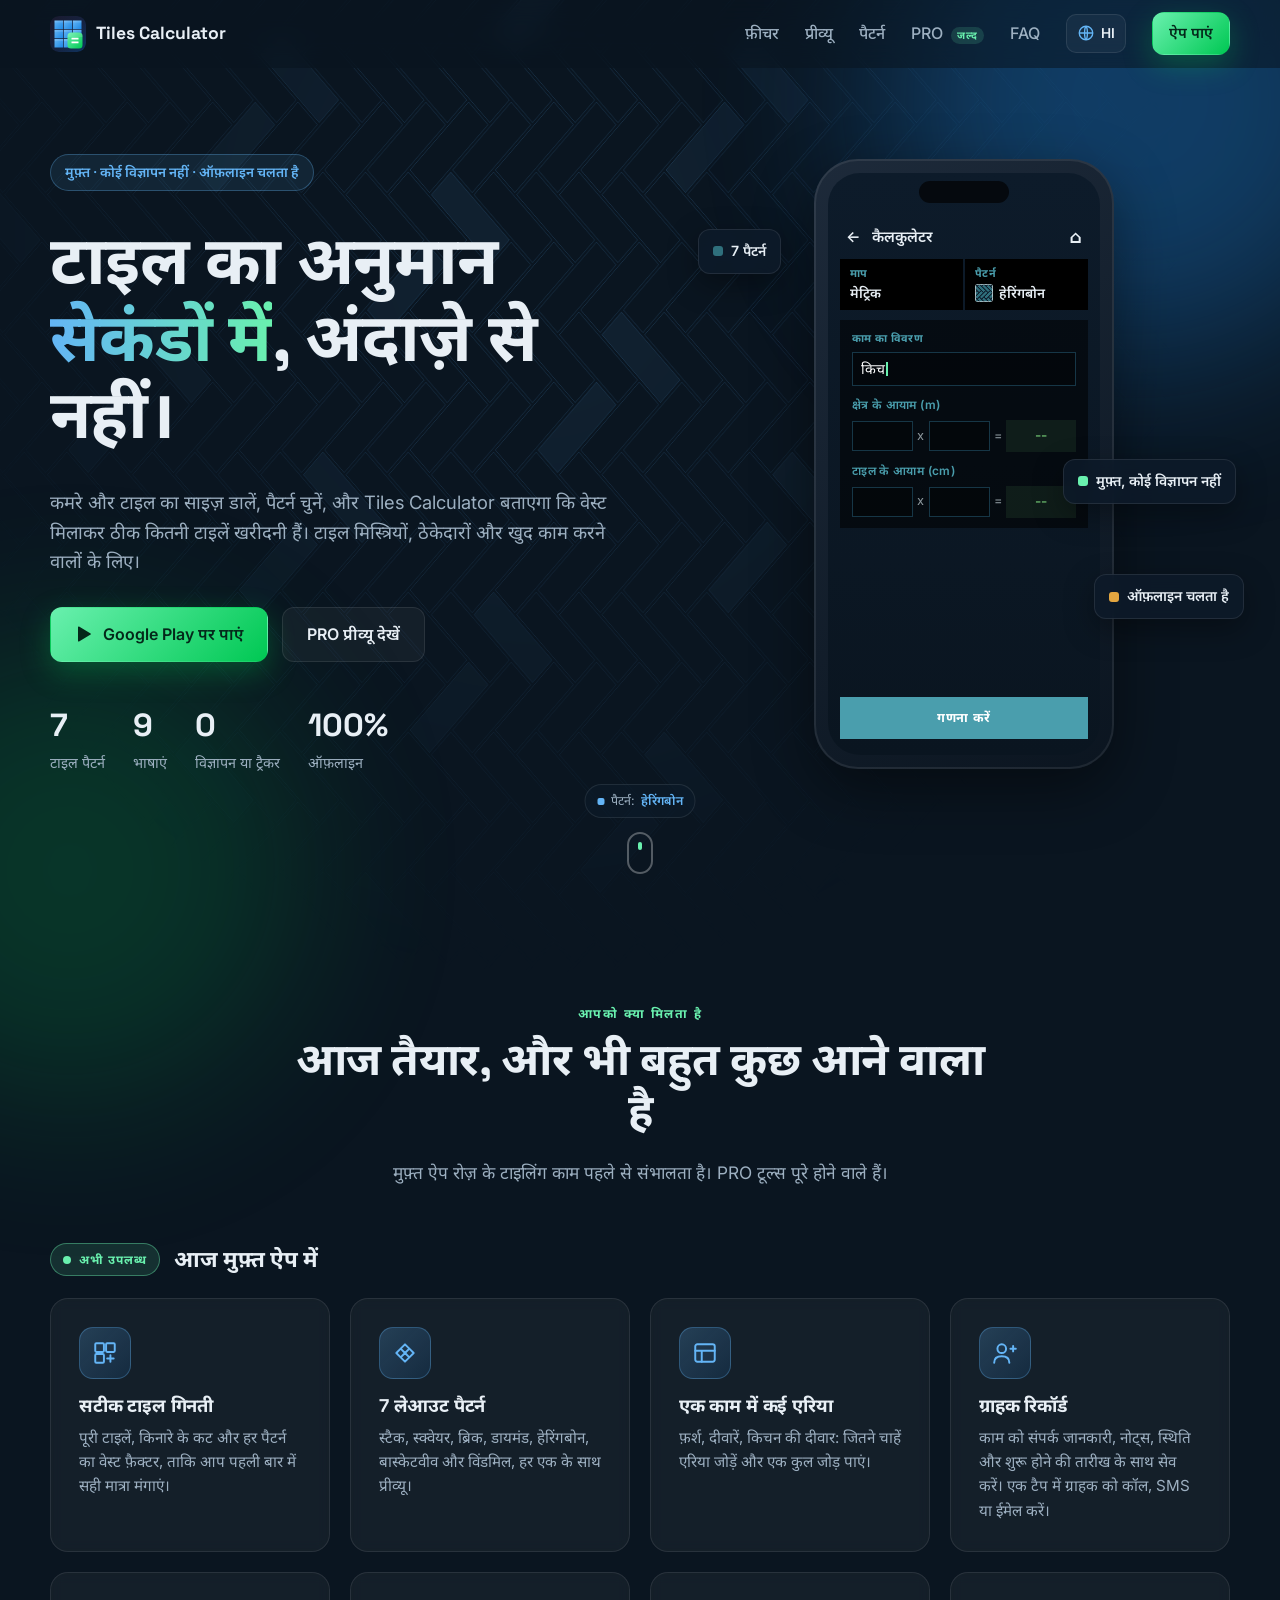
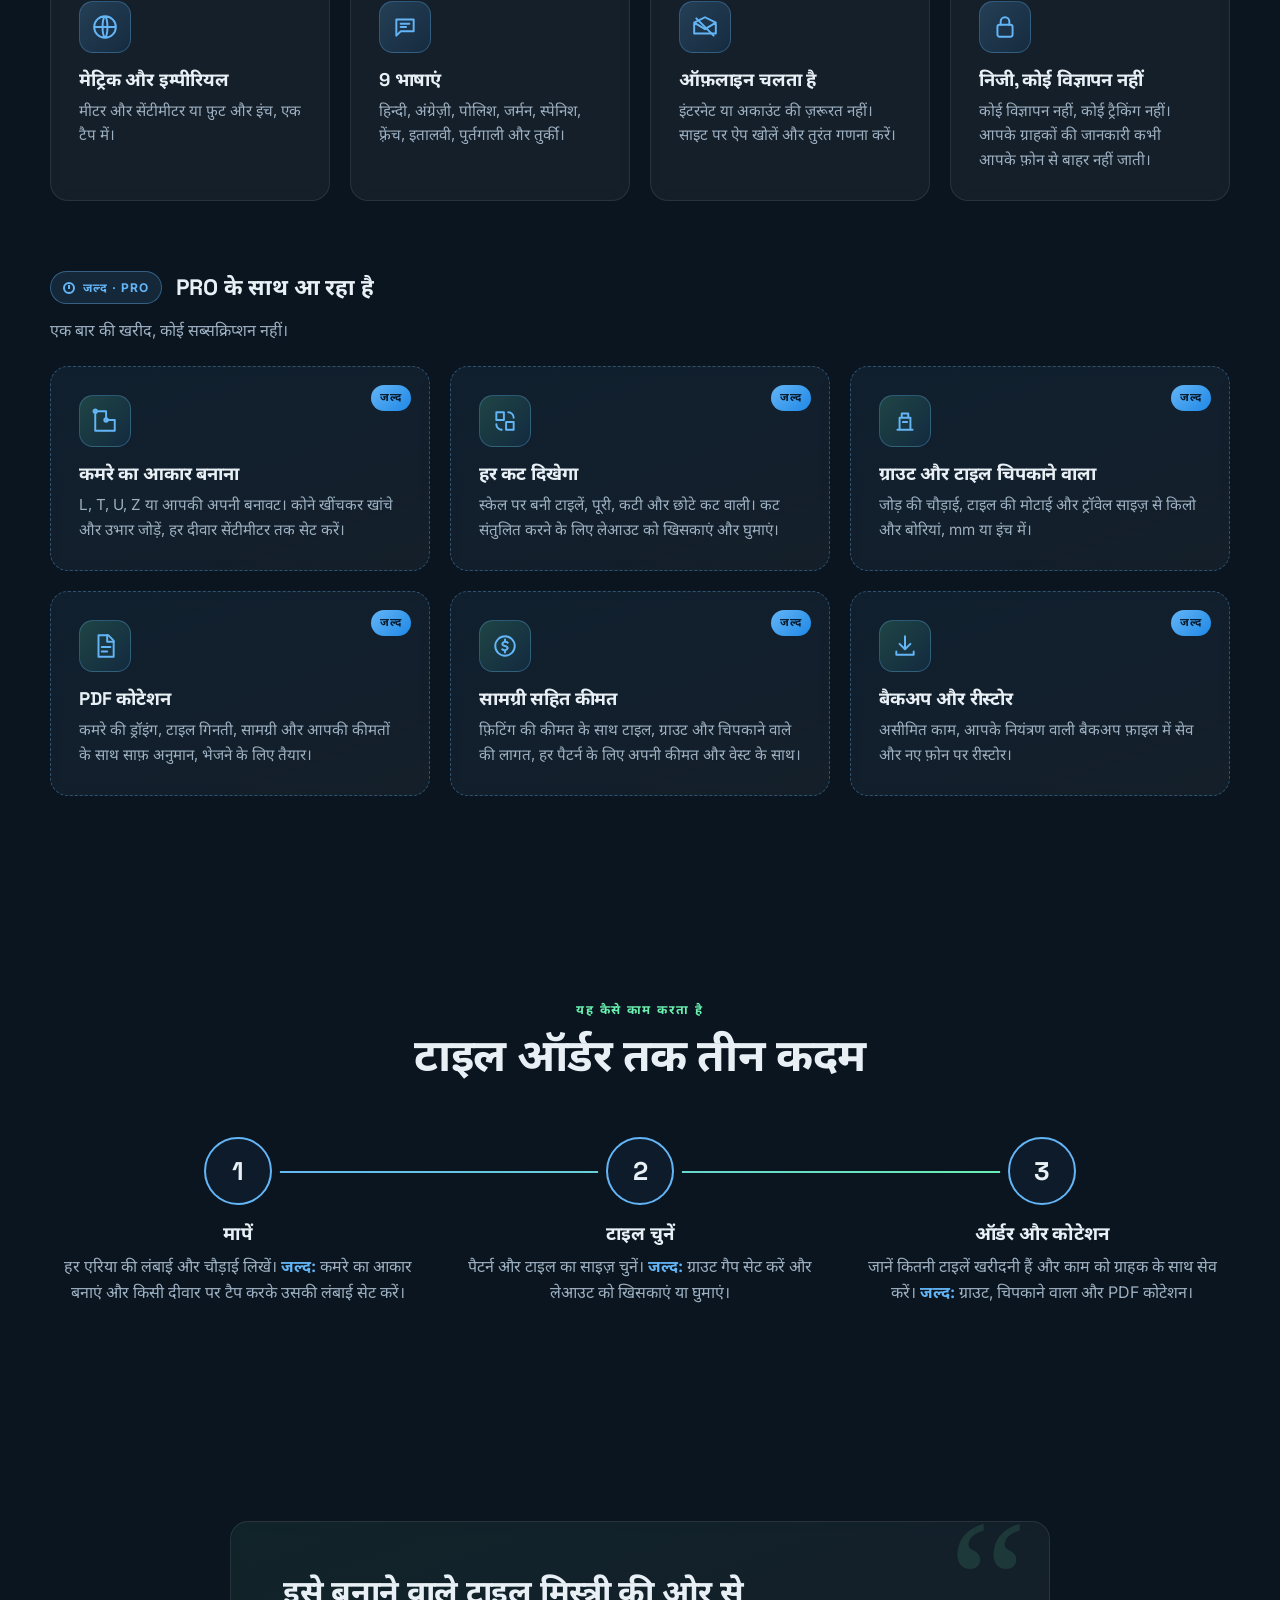
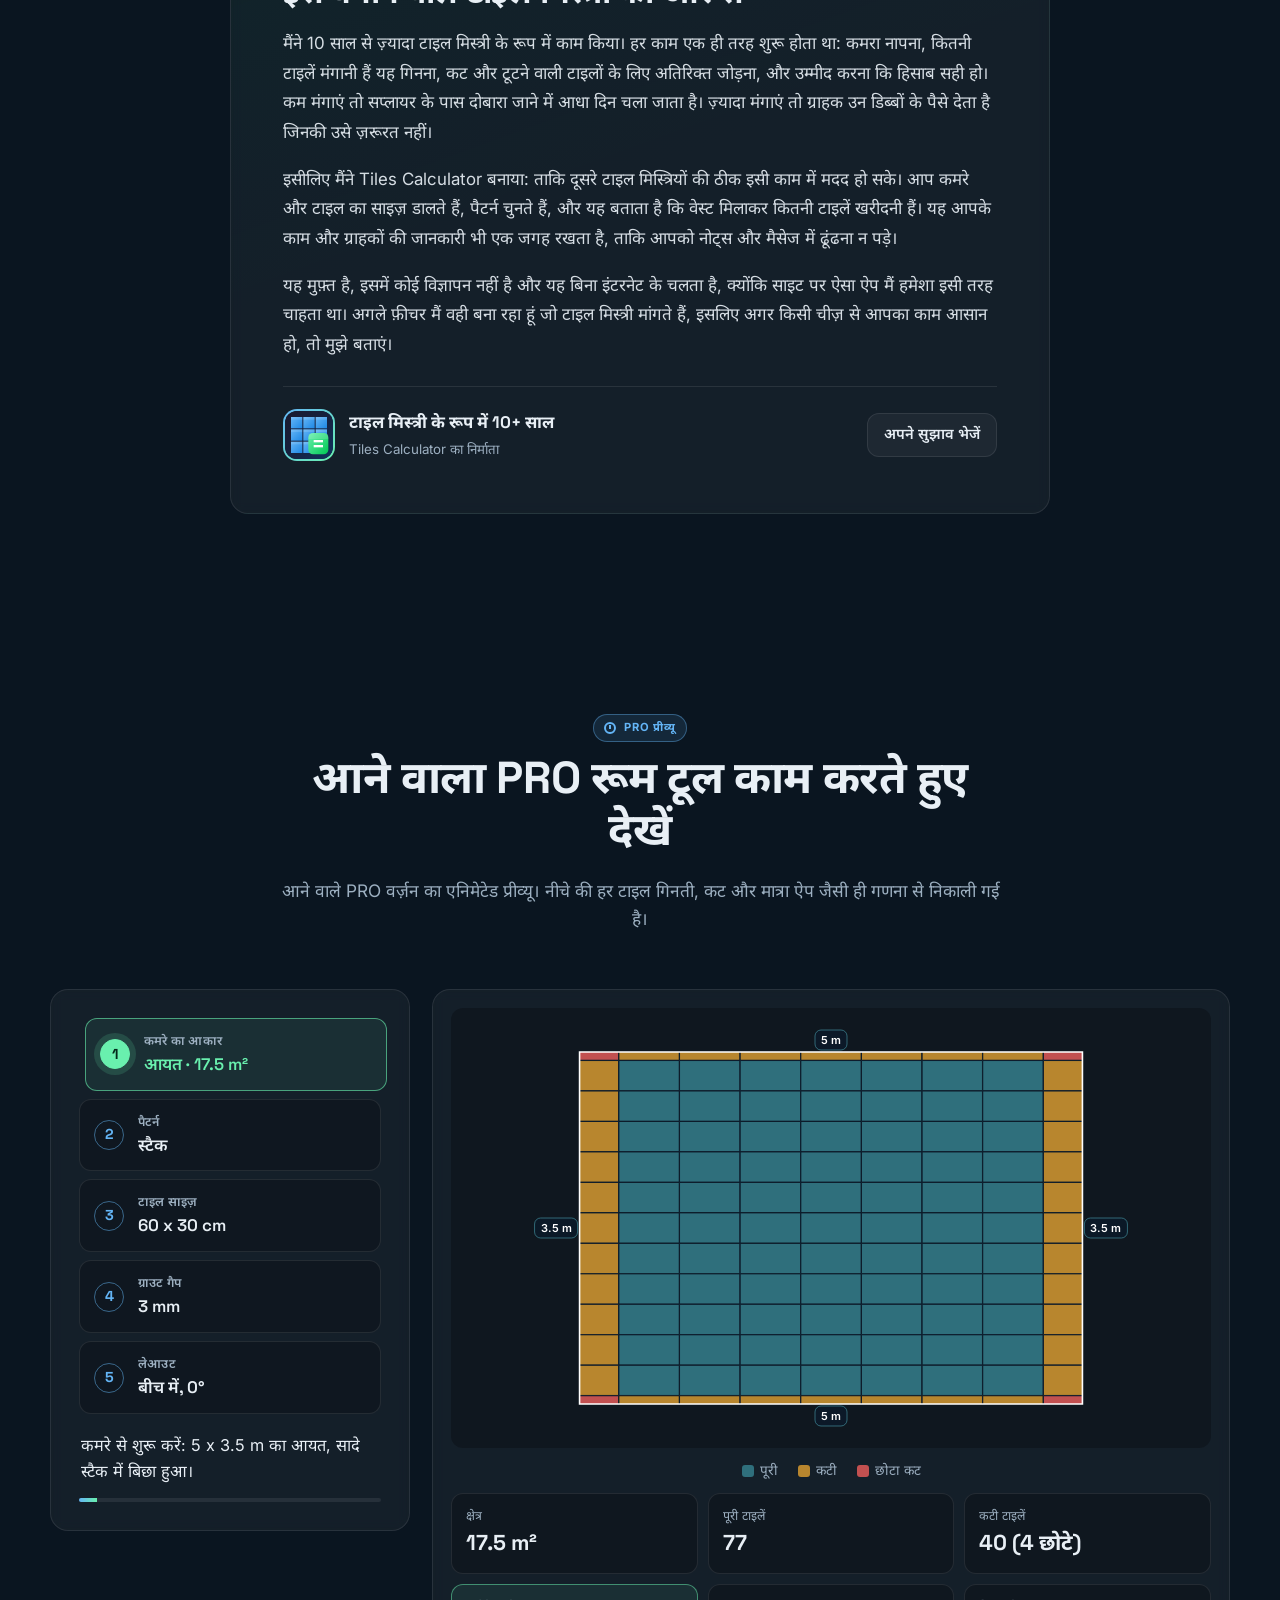
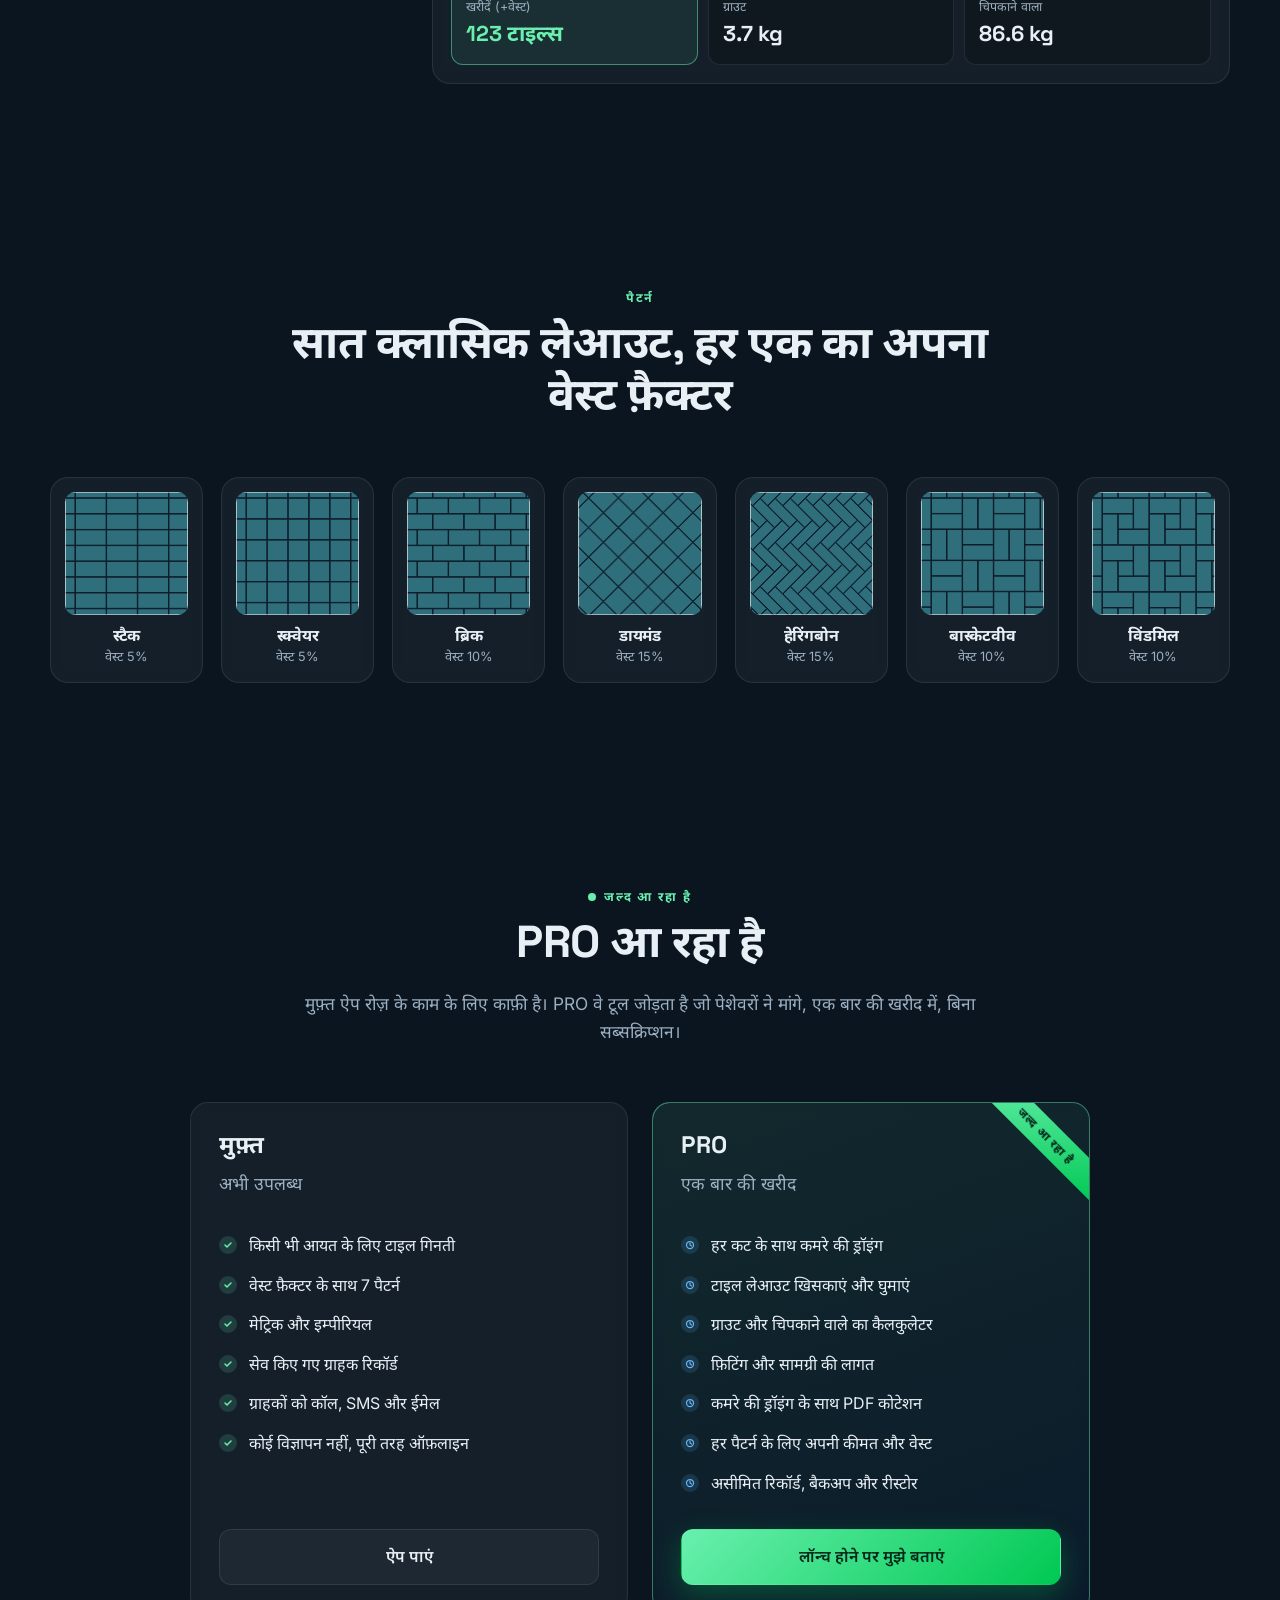
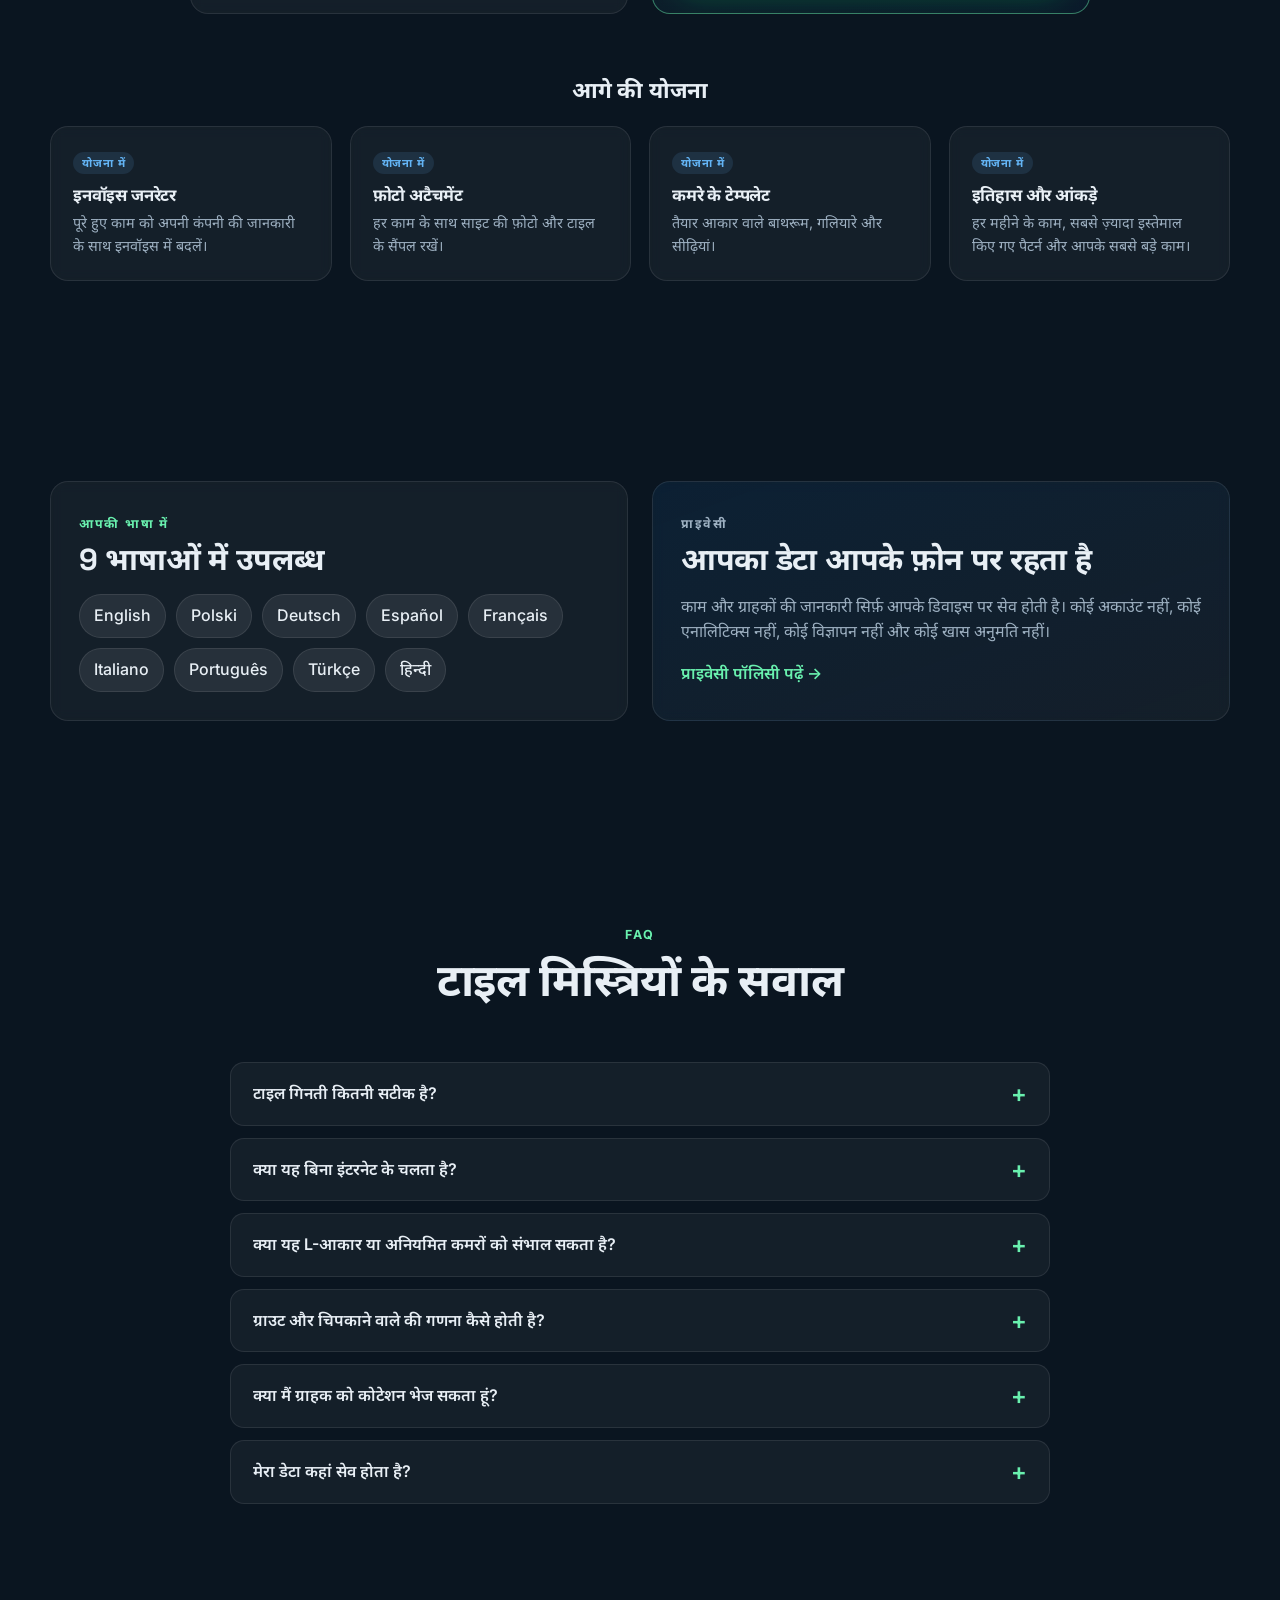
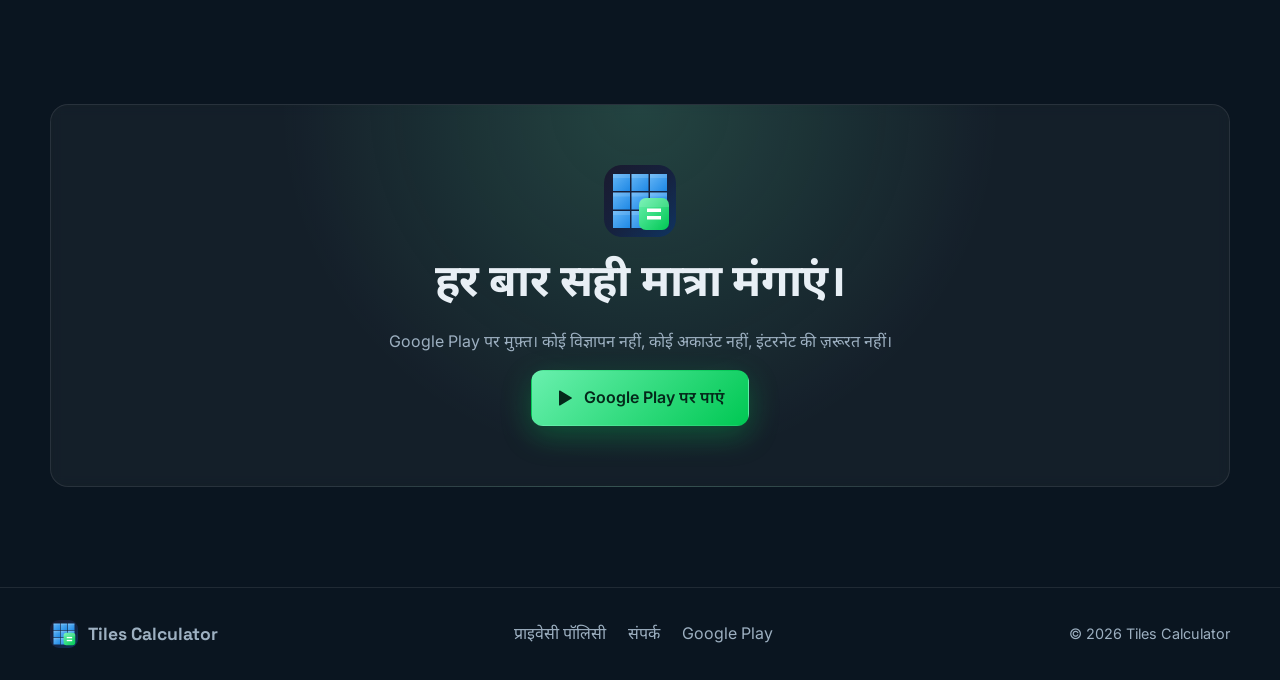
<file: hi/index.html>
<!DOCTYPE html>
<html lang="hi">
<head>
  <meta charset="UTF-8">
  <meta name="viewport" content="width=device-width, initial-scale=1">
  <title>टाइल्स कैलकुलेटर – मुझे कितनी टाइलें चाहिए? मुफ़्त ऐप</title>
  <meta name="description" content="Android के लिए मुफ़्त टाइल कैलकुलेटर। फ़र्श या दीवार के लिए कितनी टाइलें चाहिए, जानें: 7 पैटर्न, वेस्ट शामिल। कोई विज्ञापन नहीं, ऑफ़लाइन।">
  <meta name="keywords" content="टाइल कैलकुलेटर, कितनी टाइलें चाहिए, टाइल गणना, फ़र्श टाइल कैलकुलेटर, दीवार टाइल कैलकुलेटर, हेरिंगबोन टाइल, टाइल मिस्त्री ऐप, टाइल अनुमान, Android">
  <meta name="author" content="Tiles Calculator">
  <meta name="robots" content="index, follow, max-image-preview:large">
  <link rel="canonical" href="https://bianielbianiel.github.io/tiles-calculator/hi/">
  <link rel="alternate" hreflang="en" href="https://bianielbianiel.github.io/tiles-calculator/">
  <link rel="alternate" hreflang="pl" href="https://bianielbianiel.github.io/tiles-calculator/pl/">
  <link rel="alternate" hreflang="de" href="https://bianielbianiel.github.io/tiles-calculator/de/">
  <link rel="alternate" hreflang="es" href="https://bianielbianiel.github.io/tiles-calculator/es/">
  <link rel="alternate" hreflang="fr" href="https://bianielbianiel.github.io/tiles-calculator/fr/">
  <link rel="alternate" hreflang="it" href="https://bianielbianiel.github.io/tiles-calculator/it/">
  <link rel="alternate" hreflang="pt" href="https://bianielbianiel.github.io/tiles-calculator/pt/">
  <link rel="alternate" hreflang="tr" href="https://bianielbianiel.github.io/tiles-calculator/tr/">
  <link rel="alternate" hreflang="hi" href="https://bianielbianiel.github.io/tiles-calculator/hi/">
  <link rel="alternate" hreflang="x-default" href="https://bianielbianiel.github.io/tiles-calculator/">
  <meta name="theme-color" content="#0D1B2A">
  <meta name="color-scheme" content="dark">


  <link rel="icon" type="image/svg+xml" href="../assets/img/logo.svg">
  <link rel="icon" type="image/png" sizes="192x192" href="../assets/img/icon-192.png">
  <link rel="apple-touch-icon" sizes="180x180" href="../assets/img/icon-180.png">
  <link rel="manifest" href="../site.webmanifest">

  <!-- Social sharing (Facebook, WhatsApp, LinkedIn, X) -->
  <meta property="og:type" content="website">
  <meta property="og:site_name" content="Tiles Calculator">
  <meta property="og:locale" content="hi_IN">
  <meta property="og:url" content="https://bianielbianiel.github.io/tiles-calculator/hi/">
  <meta property="og:title" content="टाइल्स कैलकुलेटर – आपको कितनी टाइलें चाहिए? सेकंडों में जानें।">
  <meta property="og:description" content="टाइल मिस्त्रियों, ठेकेदारों और खुद काम करने वालों के लिए मुफ़्त Android ऐप। 7 पैटर्न, वेस्ट शामिल, मेट्रिक और इम्पीरियल। कोई विज्ञापन नहीं, ऑफ़लाइन चलता है।">
  <meta property="og:image" content="https://bianielbianiel.github.io/tiles-calculator/assets/img/og-image.jpg">
  <meta property="og:image:width" content="1200">
  <meta property="og:image:height" content="630">
  <meta property="og:image:alt" content="टाइल्स कैलकुलेटर ऐप – आपको कितनी टाइलें चाहिए? सेकंडों में जानें।">
  <meta name="twitter:card" content="summary_large_image">
  <meta name="twitter:title" content="टाइल्स कैलकुलेटर – आपको कितनी टाइलें चाहिए?">
  <meta name="twitter:description" content="Android के लिए मुफ़्त टाइल कैलकुलेटर। 7 पैटर्न, वेस्ट शामिल, कोई विज्ञापन नहीं, ऑफ़लाइन।">
  <meta name="twitter:image" content="https://bianielbianiel.github.io/tiles-calculator/assets/img/og-image.jpg">

  <!-- Structured data for Google (app, website, FAQ) -->
  <script type="application/ld+json">{"@context": "https://schema.org", "@type": "SoftwareApplication", "name": "Tiles Calculator", "operatingSystem": "Android", "applicationCategory": "UtilitiesApplication", "description": "Android के लिए मुफ़्त टाइल कैलकुलेटर। किसी भी कमरे के लिए कितनी टाइलें चाहिए, यह जानें: 7 लेआउट पैटर्न, वेस्ट शामिल, मेट्रिक और इम्पीरियल यूनिट। कोई विज्ञापन नहीं, ऑफ़लाइन चलता है।", "url": "https://bianielbianiel.github.io/tiles-calculator/hi/", "image": "https://bianielbianiel.github.io/tiles-calculator/assets/img/icon-512.png", "screenshot": "https://bianielbianiel.github.io/tiles-calculator/assets/img/og-image.jpg", "offers": {"@type": "Offer", "price": "0", "priceCurrency": "USD"}, "inLanguage": ["en", "pl", "de", "es", "fr", "it", "pt", "tr", "hi"], "downloadUrl": "https://play.google.com/store/apps/details?id=tiles_calculator.tilecalc", "featureList": ["वेस्ट सहित टाइल मात्रा कैलकुलेटर", "7 टाइल लेआउट पैटर्न", "एक काम में कई एरिया", "ग्राहक काम रिकॉर्ड", "मेट्रिक और इम्पीरियल यूनिट", "ऑफ़लाइन चलता है, कोई विज्ञापन नहीं"]}</script>
  <script type="application/ld+json">{"@context": "https://schema.org", "@type": "WebSite", "name": "Tiles Calculator", "url": "https://bianielbianiel.github.io/tiles-calculator/hi/", "inLanguage": "hi"}</script>
  <script type="application/ld+json">{"@context": "https://schema.org", "@type": "FAQPage", "inLanguage": "hi", "mainEntity": [{"@type": "Question", "name": "टाइल गिनती कितनी सटीक है?", "acceptedAnswer": {"@type": "Answer", "text": "ऐप हर एरिया के लिए पूरी टाइलें और किनारे के कट निकालता है, फिर चुने गए पैटर्न का वेस्ट फ़ैक्टर जोड़ता है। जल्द आने वाले PRO में यह आपके कमरे में असली पैटर्न बिछाकर हर कटे टुकड़े को गिनेगा।"}}, {"@type": "Question", "name": "क्या यह बिना इंटरनेट के चलता है?", "acceptedAnswer": {"@type": "Answer", "text": "हां। सब कुछ आपके फ़ोन पर गिना जाता है, इसलिए यह तहखाने में, नई साइट पर या बिना सिग्नल वाली किसी भी जगह चलता है।"}}, {"@type": "Question", "name": "क्या यह L-आकार या अनियमित कमरों को संभाल सकता है?", "acceptedAnswer": {"@type": "Answer", "text": "कमरे के आकार जल्द PRO के साथ आ रहे हैं। आप L, T, U या Z आकार चुन सकेंगे, हर दीवार सेट कर सकेंगे और चिमनी, खंभे या दरवाज़े की जगह के लिए कोने खींचकर खांचे और उभार जोड़ सकेंगे। आज भी आप एक काम में कई आयताकार एरिया जोड़ सकते हैं।"}}, {"@type": "Question", "name": "ग्राउट और चिपकाने वाले की गणना कैसे होती है?", "acceptedAnswer": {"@type": "Answer", "text": "ग्राउट और चिपकाने वाले का कैलकुलेटर PRO के साथ आ रहा है। ग्राउट निर्माताओं के फ़ॉर्मूले से टाइल के साइज़, मोटाई और जोड़ की चौड़ाई से निकाला जाता है; चिपकाने वाला ट्रॉवेल नॉच की सामान्य खपत से, जो टाइल साइज़ के हिसाब से अपने आप चुना जाता है। दोनों में 10% अतिरिक्त शामिल है और पूरी बोरियों तक राउंड किया जाता है। ऊपर PRO प्रीव्यू में देखें।"}}, {"@type": "Question", "name": "क्या मैं ग्राहक को कोटेशन भेज सकता हूं?", "acceptedAnswer": {"@type": "Answer", "text": "PDF कोटेशन PRO के साथ आ रहे हैं: कमरे की ड्रॉइंग, टाइल गिनती, सामग्री और आपकी कीमतों वाला अनुमान, ईमेल, WhatsApp या किसी भी ऐप से शेयर करने के लिए तैयार।"}}, {"@type": "Question", "name": "मेरा डेटा कहां सेव होता है?", "acceptedAnswer": {"@type": "Answer", "text": "सिर्फ़ आपके डिवाइस पर। ऐप अनइंस्टॉल करने से सब कुछ हट जाता है। आपके नियंत्रण वाली फ़ाइल में बैकअप PRO के साथ आ रहा है।"}}]}</script>

  <link rel="preconnect" href="https://fonts.googleapis.com">
  <link rel="preconnect" href="https://fonts.gstatic.com" crossorigin>
  <link href="https://fonts.googleapis.com/css2?family=Inter:wght@400;500;600;700&family=Noto+Sans+Devanagari:wght@500&family=Space+Grotesk:wght@500;600;700&display=swap" rel="stylesheet">
  <link rel="stylesheet" href="../assets/css/style.css?v=8">
</head>
<body>
  <div class="scroll-progress" aria-hidden="true"></div>
  <div class="bg-tiles" aria-hidden="true"></div>
  <canvas class="bg-pattern" aria-hidden="true"></canvas>
  <canvas class="bg-pattern" aria-hidden="true"></canvas>
  <div class="blob blob-1" aria-hidden="true"></div>
  <div class="blob blob-2" aria-hidden="true"></div>

  <!-- ============ Header ============ -->
  <header class="nav" id="top">
    <div class="container nav-inner">
      <a class="brand" href="#top" aria-label="Tiles Calculator – होम">
        <img src="../assets/img/logo.svg" alt="" width="36" height="36">
        <span>Tiles Calculator</span>
      </a>
      <nav class="nav-links" id="nav-links" aria-label="मुख्य मेन्यू">
        <a href="#features">फ़ीचर</a>
        <a href="#demo">प्रीव्यू</a>
        <a href="#patterns">पैटर्न</a>
        <a href="#pro">PRO <span class="soon-pill">जल्द</span></a>
        <a href="#faq">FAQ</a>
        <div class="lang" id="lang">
          <button class="lang-btn" type="button" aria-haspopup="true" aria-expanded="false" aria-label="भाषा">
            <svg viewBox="0 0 24 24" aria-hidden="true"><circle cx="12" cy="12" r="9"/><path d="M3 12h18M12 3c2.5 2.7 2.5 15.3 0 18M12 3c-2.5 2.7-2.5 15.3 0 18"/></svg>
            <span>HI</span>
          </button>
          <ul class="lang-menu" role="menu"><li><a href="../" hreflang="en" lang="en" data-lang="en" role="menuitem">English<small>EN</small></a></li><li><a href="../pl/" hreflang="pl" lang="pl" data-lang="pl" role="menuitem">Polski<small>PL</small></a></li><li><a href="../de/" hreflang="de" lang="de" data-lang="de" role="menuitem">Deutsch<small>DE</small></a></li><li><a href="../es/" hreflang="es" lang="es" data-lang="es" role="menuitem">Español<small>ES</small></a></li><li><a href="../fr/" hreflang="fr" lang="fr" data-lang="fr" role="menuitem">Français<small>FR</small></a></li><li><a href="../it/" hreflang="it" lang="it" data-lang="it" role="menuitem">Italiano<small>IT</small></a></li><li><a href="../pt/" hreflang="pt" lang="pt" data-lang="pt" role="menuitem">Português<small>PT</small></a></li><li><a href="../tr/" hreflang="tr" lang="tr" data-lang="tr" role="menuitem">Türkçe<small>TR</small></a></li><li><a href="../hi/" hreflang="hi" lang="hi" data-lang="hi" role="menuitem" aria-current="true">हिन्दी<small>HI</small></a></li></ul>
        </div>
        <a class="btn btn-small btn-primary play-link" href="#" target="_blank" rel="noopener">ऐप पाएं</a>
      </nav>
      <button class="burger" id="burger" aria-label="मेन्यू खोलें" aria-expanded="false" aria-controls="nav-links">
        <span></span><span></span><span></span>
      </button>
    </div>
  </header>

  <main>
    <!-- ============ Hero ============ -->
    <section class="hero">
      <div class="container hero-grid">
        <div class="hero-copy">
          <p class="badge reveal">मुफ़्त &middot; कोई विज्ञापन नहीं &middot; ऑफ़लाइन चलता है</p>
          <h1 class="reveal hero-title">टाइल का अनुमान <span class="gradient-text">सेकंडों में</span>, अंदाज़े से नहीं।</h1>
          <p class="lead reveal">कमरे और टाइल का साइज़ डालें, पैटर्न चुनें, और Tiles Calculator बताएगा कि वेस्ट मिलाकर ठीक कितनी टाइलें खरीदनी हैं। टाइल मिस्त्रियों, ठेकेदारों और खुद काम करने वालों के लिए।</p>
          <div class="hero-cta reveal">
            <a class="btn btn-primary btn-shine play-link" href="#" target="_blank" rel="noopener">
              <svg viewBox="0 0 24 24" aria-hidden="true"><path d="M4 2.8v18.4c0 .7.8 1.2 1.4.8l15.4-9.2c.6-.4.6-1.2 0-1.6L5.4 2c-.6-.4-1.4.1-1.4.8z"/></svg>
              Google Play पर पाएं
            </a>
            <a class="btn btn-ghost" href="#demo">PRO प्रीव्यू देखें</a>
          </div>
          <dl class="stats reveal">
            <div><dt><span class="count" data-to="7">0</span></dt><dd>टाइल पैटर्न</dd></div>
            <div><dt><span class="count" data-to="9">0</span></dt><dd>भाषाएं</dd></div>
            <div><dt><span class="count" data-to="0">0</span></dt><dd>विज्ञापन या ट्रैकर</dd></div>
            <div><dt><span class="count" data-to="100">0</span>%</dt><dd>ऑफ़लाइन</dd></div>
          </dl>
        </div>

        <div class="hero-visual reveal">
          <div class="phone">
            <div class="phone-notch"></div>
            <div class="phone-screen calc-screen" aria-label="मुफ़्त कैलकुलेटर टाइल ऑर्डर की गणना करते हुए" role="img">
              <div class="app-bar"><span>&larr;</span> कैलकुलेटर <span class="home">&#8962;</span></div>
              <div class="calc-spinners">
                <div><small>माप</small><b>मेट्रिक</b></div>
                <div><small>पैटर्न</small><b class="pat-row"><canvas id="pat-swatch" width="18" height="18"></canvas><span id="calc-pattern">हेरिंगबोन</span></b></div>
              </div>
              <div class="calc-card">
                <small class="calc-label">काम का विवरण</small>
                <div class="calc-input wide" id="calc-job"></div>
                <small class="calc-head">क्षेत्र के आयाम (m)</small>
                <div class="calc-row">
                  <div class="calc-input" id="calc-al"></div><span>x</span>
                  <div class="calc-input" id="calc-aw"></div><span>=</span>
                  <div class="calc-total" id="calc-at">--</div>
                </div>
                <small class="calc-head">टाइल के आयाम (cm)</small>
                <div class="calc-row">
                  <div class="calc-input" id="calc-tl"></div><span>x</span>
                  <div class="calc-input" id="calc-tw"></div><span>=</span>
                  <div class="calc-total" id="calc-tt">--</div>
                </div>
              </div>
              <div class="calc-result" id="calc-result">
                <small>आपको चाहिए</small>
                <div class="calc-big"><span id="calc-tiles">0</span> टाइल्स</div>
                <div class="calc-waste">शामिल <span id="calc-waste">0</span> वेस्ट &middot; <span id="calc-wpct">15</span>%</div>
              </div>
              <div class="calc-btn" id="calc-btn">गणना करें</div>
            </div>
          </div>
          <div class="chips">
            <div class="float-chip chip-1"><span class="dot dot-blue"></span>7 पैटर्न</div>
            <div class="float-chip chip-2"><span class="dot dot-green"></span>मुफ़्त, कोई विज्ञापन नहीं</div>
            <div class="float-chip chip-3"><span class="dot dot-orange"></span>ऑफ़लाइन चलता है</div>
          </div>
        </div>
      </div>
      <p class="bg-label" aria-hidden="true"><span class="bg-dot"></span><span class="bg-label-k">पैटर्न</span><b id="bg-name">Herringbone</b></p>
      <a class="scroll-hint" href="#features" aria-label="फ़ीचर तक स्क्रॉल करें"><span></span></a>
    </section>

    <!-- ============ Features: now + coming soon ============ -->
    <section class="section" id="features">
      <div class="container">
        <header class="section-head reveal">
          <p class="eyebrow">आपको क्या मिलता है</p>
          <h2>आज तैयार, और भी बहुत कुछ आने वाला है</h2>
          <p class="sub">मुफ़्त ऐप रोज़ के टाइलिंग काम पहले से संभालता है। PRO टूल्स पूरे होने वाले हैं।</p>
        </header>

        <div class="group-head reveal">
          <span class="status-pill now"><span class="pulse-dot"></span>अभी उपलब्ध</span>
          <h3>आज मुफ़्त ऐप में</h3>
        </div>
        <div class="feature-grid">
          <article class="card feature reveal tilt">
            <div class="icon"><svg viewBox="0 0 24 24"><rect x="3" y="3" width="8" height="8" rx="1"/><rect x="13" y="3" width="8" height="8" rx="1"/><rect x="3" y="13" width="8" height="8" rx="1"/><path d="M14 17h6M17 14v6"/></svg></div>
            <h3>सटीक टाइल गिनती</h3>
            <p>पूरी टाइलें, किनारे के कट और हर पैटर्न का वेस्ट फ़ैक्टर, ताकि आप पहली बार में सही मात्रा मंगाएं।</p>
          </article>
          <article class="card feature reveal tilt">
            <div class="icon"><svg viewBox="0 0 24 24"><path d="M4 12l4-4 4 4-4 4zM12 12l4-4 4 4-4 4zM8 8l4-4 4 4M8 16l4 4 4-4"/></svg></div>
            <h3>7 लेआउट पैटर्न</h3>
            <p>स्टैक, स्क्वेयर, ब्रिक, डायमंड, हेरिंगबोन, बास्केटवीव और विंडमिल, हर एक के साथ प्रीव्यू।</p>
          </article>
          <article class="card feature reveal tilt">
            <div class="icon"><svg viewBox="0 0 24 24"><rect x="3" y="4" width="18" height="16" rx="2"/><path d="M3 10h18M9 10v10"/></svg></div>
            <h3>एक काम में कई एरिया</h3>
            <p>फ़र्श, दीवारें, किचन की दीवार: जितने चाहें एरिया जोड़ें और एक कुल जोड़ पाएं।</p>
          </article>
          <article class="card feature reveal tilt">
            <div class="icon"><svg viewBox="0 0 24 24"><circle cx="9" cy="8" r="4"/><path d="M2 21c0-4 3-6 7-6s7 2 7 6M17 8h5M19.5 5.5v5"/></svg></div>
            <h3>ग्राहक रिकॉर्ड</h3>
            <p>काम को संपर्क जानकारी, नोट्स, स्थिति और शुरू होने की तारीख के साथ सेव करें। एक टैप में ग्राहक को कॉल, SMS या ईमेल करें।</p>
          </article>
          <article class="card feature reveal tilt">
            <div class="icon"><svg viewBox="0 0 24 24"><path d="M12 2a10 10 0 100 20 10 10 0 000-20zM2 12h20M12 2c3 3 3 17 0 20M12 2c-3 3-3 17 0 20"/></svg></div>
            <h3>मेट्रिक और इम्पीरियल</h3>
            <p>मीटर और सेंटीमीटर या फ़ुट और इंच, एक टैप में।</p>
          </article>
          <article class="card feature reveal tilt">
            <div class="icon"><svg viewBox="0 0 24 24"><path d="M4 5h16v11H8l-4 4z"/><path d="M8 9h8M8 12h5"/></svg></div>
            <h3>9 भाषाएं</h3>
            <p>हिन्दी, अंग्रेज़ी, पोलिश, जर्मन, स्पेनिश, फ़्रेंच, इतालवी, पुर्तगाली और तुर्की।</p>
          </article>
          <article class="card feature reveal tilt">
            <div class="icon"><svg viewBox="0 0 24 24"><path d="M2 8l10 6 10-6M2 8v10h20V8M2 8l10-5 10 5"/><path d="M4 4l16 16"/></svg></div>
            <h3>ऑफ़लाइन चलता है</h3>
            <p>इंटरनेट या अकाउंट की ज़रूरत नहीं। साइट पर ऐप खोलें और तुरंत गणना करें।</p>
          </article>
          <article class="card feature reveal tilt">
            <div class="icon"><svg viewBox="0 0 24 24"><rect x="5" y="10" width="14" height="11" rx="2"/><path d="M8 10V7a4 4 0 018 0v3"/></svg></div>
            <h3>निजी, कोई विज्ञापन नहीं</h3>
            <p>कोई विज्ञापन नहीं, कोई ट्रैकिंग नहीं। आपके ग्राहकों की जानकारी कभी आपके फ़ोन से बाहर नहीं जाती।</p>
          </article>
        </div>

        <div class="group-head soon reveal">
          <span class="status-pill soon"><span class="clock"></span>जल्द &middot; PRO</span>
          <h3>PRO के साथ आ रहा है</h3>
          <p>एक बार की खरीद, कोई सब्सक्रिप्शन नहीं।</p>
        </div>
        <div class="feature-grid soon-grid">
          <article class="card feature soon-card reveal tilt">
            <span class="tag tag-soon">जल्द</span>
            <div class="icon"><svg viewBox="0 0 24 24"><path d="M3 3h10v8h8v10H3z"/><circle cx="3" cy="3" r="1.6"/><circle cx="13" cy="11" r="1.6"/></svg></div>
            <h3>कमरे का आकार बनाना</h3>
            <p>L, T, U, Z या आपकी अपनी बनावट। कोने खींचकर खांचे और उभार जोड़ें, हर दीवार सेंटीमीटर तक सेट करें।</p>
          </article>
          <article class="card feature soon-card reveal tilt">
            <span class="tag tag-soon">जल्द</span>
            <div class="icon"><svg viewBox="0 0 24 24"><path d="M4 4h7v7H4zM13 13h7v7h-7z"/><path d="M15 4a5 5 0 015 5M9 20a5 5 0 01-5-5"/></svg></div>
            <h3>हर कट दिखेगा</h3>
            <p>स्केल पर बनी टाइलें, पूरी, कटी और छोटे कट वाली। कट संतुलित करने के लिए लेआउट को खिसकाएं और घुमाएं।</p>
          </article>
          <article class="card feature soon-card reveal tilt">
            <span class="tag tag-soon">जल्द</span>
            <div class="icon"><svg viewBox="0 0 24 24"><path d="M5 20h14M7 20V9h10v11M9 9V5h6v4"/><path d="M10 13h4"/></svg></div>
            <h3>ग्राउट और टाइल चिपकाने वाला</h3>
            <p>जोड़ की चौड़ाई, टाइल की मोटाई और ट्रॉवेल साइज़ से किलो और बोरियां, mm या इंच में।</p>
          </article>
          <article class="card feature soon-card reveal tilt">
            <span class="tag tag-soon">जल्द</span>
            <div class="icon"><svg viewBox="0 0 24 24"><path d="M6 2h9l5 5v15H6z"/><path d="M14 2v6h6M9 13h8M9 17h5"/></svg></div>
            <h3>PDF कोटेशन</h3>
            <p>कमरे की ड्रॉइंग, टाइल गिनती, सामग्री और आपकी कीमतों के साथ साफ़ अनुमान, भेजने के लिए तैयार।</p>
          </article>
          <article class="card feature soon-card reveal tilt">
            <span class="tag tag-soon">जल्द</span>
            <div class="icon"><svg viewBox="0 0 24 24"><circle cx="12" cy="12" r="9"/><path d="M14.5 9a3 3 0 00-5 1c0 3 5 1 5 4a3 3 0 01-5 1M12 6v2M12 16v2"/></svg></div>
            <h3>सामग्री सहित कीमत</h3>
            <p>फ़िटिंग की कीमत के साथ टाइल, ग्राउट और चिपकाने वाले की लागत, हर पैटर्न के लिए अपनी कीमत और वेस्ट के साथ।</p>
          </article>
          <article class="card feature soon-card reveal tilt">
            <span class="tag tag-soon">जल्द</span>
            <div class="icon"><svg viewBox="0 0 24 24"><path d="M12 3v12M7 10l5 5 5-5"/><path d="M4 17v3h16v-3"/></svg></div>
            <h3>बैकअप और रीस्टोर</h3>
            <p>असीमित काम, आपके नियंत्रण वाली बैकअप फ़ाइल में सेव और नए फ़ोन पर रीस्टोर।</p>
          </article>
        </div>
      </div>
    </section>

    <!-- ============ How it works ============ -->
    <section class="section steps-section">
      <div class="container">
        <header class="section-head reveal">
          <p class="eyebrow">यह कैसे काम करता है</p>
          <h2>टाइल ऑर्डर तक तीन कदम</h2>
        </header>
        <ol class="steps">
          <li class="step reveal"><span class="step-num">1</span><h3>मापें</h3><p>हर एरिया की लंबाई और चौड़ाई लिखें। <span class="inline-soon">जल्द:</span> कमरे का आकार बनाएं और किसी दीवार पर टैप करके उसकी लंबाई सेट करें।</p></li>
          <li class="step reveal"><span class="step-num">2</span><h3>टाइल चुनें</h3><p>पैटर्न और टाइल का साइज़ चुनें। <span class="inline-soon">जल्द:</span> ग्राउट गैप सेट करें और लेआउट को खिसकाएं या घुमाएं।</p></li>
          <li class="step reveal"><span class="step-num">3</span><h3>ऑर्डर और कोटेशन</h3><p>जानें कितनी टाइलें खरीदनी हैं और काम को ग्राहक के साथ सेव करें। <span class="inline-soon">जल्द:</span> ग्राउट, चिपकाने वाला और PDF कोटेशन।</p></li>
        </ol>
      </div>
    </section>

    <!-- ============ From the maker ============ -->
    <section class="section maker-section" id="about">
      <div class="container narrow">
        <figure class="maker card reveal">
          <span class="maker-quote" aria-hidden="true">&ldquo;</span>
          <h2 class="maker-title">इसे बनाने वाले टाइल मिस्त्री की ओर से</h2>
          <blockquote>
            <p>मैंने 10 साल से ज़्यादा टाइल मिस्त्री के रूप में काम किया। हर काम एक ही तरह शुरू होता था: कमरा नापना, कितनी टाइलें मंगानी हैं यह गिनना, कट और टूटने वाली टाइलों के लिए अतिरिक्त जोड़ना, और उम्मीद करना कि हिसाब सही हो। कम मंगाएं तो सप्लायर के पास दोबारा जाने में आधा दिन चला जाता है। ज़्यादा मंगाएं तो ग्राहक उन डिब्बों के पैसे देता है जिनकी उसे ज़रूरत नहीं।</p>
            <p>इसीलिए मैंने Tiles Calculator बनाया: ताकि दूसरे टाइल मिस्त्रियों की ठीक इसी काम में मदद हो सके। आप कमरे और टाइल का साइज़ डालते हैं, पैटर्न चुनते हैं, और यह बताता है कि वेस्ट मिलाकर कितनी टाइलें खरीदनी हैं। यह आपके काम और ग्राहकों की जानकारी भी एक जगह रखता है, ताकि आपको नोट्स और मैसेज में ढूंढना न पड़े।</p>
            <p>यह मुफ़्त है, इसमें कोई विज्ञापन नहीं है और यह बिना इंटरनेट के चलता है, क्योंकि साइट पर ऐसा ऐप मैं हमेशा इसी तरह चाहता था। अगले फ़ीचर मैं वही बना रहा हूं जो टाइल मिस्त्री मांगते हैं, इसलिए अगर किसी चीज़ से आपका काम आसान हो, तो मुझे बताएं।</p>
          </blockquote>
          <figcaption class="maker-sign">
            <span class="maker-avatar" aria-hidden="true"><img src="../assets/img/logo.svg" alt="" width="48" height="48"></span>
            <span><b>टाइल मिस्त्री के रूप में 10+ साल</b><small>Tiles Calculator का निर्माता</small></span>
            <a class="btn btn-ghost btn-small maker-btn" href="mailto:website.scss@gmail.com?subject=Tiles%20Calculator">अपने सुझाव भेजें</a>
          </figcaption>
        </figure>
      </div>
    </section>

    <!-- ============ Live demo ============ -->
    <section class="section" id="demo">
      <div class="container">
        <header class="section-head reveal">
          <p class="eyebrow"><span class="status-pill soon small"><span class="clock"></span>PRO प्रीव्यू</span></p>
          <h2>आने वाला PRO रूम टूल काम करते हुए देखें</h2>
          <p class="sub">आने वाले PRO वर्ज़न का एनिमेटेड प्रीव्यू। नीचे की हर टाइल गिनती, कट और मात्रा ऐप जैसी ही गणना से निकाली गई है।</p>
        </header>

        <div class="demo reveal">
          <div class="demo-controls card" aria-live="polite">
            <ol class="demo-steps" id="demo-steps">
              <li data-step="0"><span class="ds-num">1</span><div><b>कमरे का आकार</b><span id="ds-shape">आयत</span></div></li>
              <li data-step="1"><span class="ds-num">2</span><div><b>पैटर्न</b><span id="ds-pattern">स्टैक</span></div></li>
              <li data-step="2"><span class="ds-num">3</span><div><b>टाइल साइज़</b><span id="ds-tile">60 x 30 cm</span></div></li>
              <li data-step="3"><span class="ds-num">4</span><div><b>ग्राउट गैप</b><span id="ds-gap">3 mm</span></div></li>
              <li data-step="4"><span class="ds-num">5</span><div><b>लेआउट</b><span id="ds-layout">Centred, 0°</span></div></li>
            </ol>
            <p class="demo-caption" id="demo-caption">कमरे के साइज़ से शुरू करें।</p>
            <div class="demo-progress" aria-hidden="true"><span id="demo-bar"></span></div>
          </div>

          <div class="demo-stage card">
            <canvas id="demo-canvas" aria-label="अलग-अलग कमरों और पैटर्न में बिछाई जा रही टाइलों का एनिमेटेड प्रीव्यू" role="img"></canvas>
            <div class="legend">
              <span><i class="sw sw-full"></i>पूरी</span>
              <span><i class="sw sw-cut"></i>कटी</span>
              <span><i class="sw sw-small"></i>छोटा कट</span>
            </div>
            <div class="results">
              <div class="result"><span class="r-label">क्षेत्र</span><span class="r-value" id="r-area">–</span></div>
              <div class="result"><span class="r-label">पूरी टाइलें</span><span class="r-value" id="r-full">–</span></div>
              <div class="result"><span class="r-label">कटी टाइलें</span><span class="r-value" id="r-cut">–</span></div>
              <div class="result accent"><span class="r-label">खरीदें (+वेस्ट)</span><span class="r-value" id="r-buy">–</span></div>
              <div class="result"><span class="r-label">ग्राउट</span><span class="r-value" id="r-grout">–</span></div>
              <div class="result"><span class="r-label">चिपकाने वाला</span><span class="r-value" id="r-glue">–</span></div>
            </div>
          </div>
        </div>
      </div>
    </section>

    <!-- ============ Patterns ============ -->
    <section class="section" id="patterns">
      <div class="container">
        <header class="section-head reveal">
          <p class="eyebrow">पैटर्न</p>
          <h2>सात क्लासिक लेआउट, हर एक का अपना वेस्ट फ़ैक्टर</h2>
        </header>
        <div class="pattern-grid" id="pattern-grid"><!-- filled by main.js --></div>
      </div>
    </section>

    <!-- ============ PRO (coming soon) ============ -->
    <section class="section" id="pro">
      <div class="container">
        <header class="section-head reveal">
          <p class="eyebrow"><span class="pulse-dot"></span>जल्द आ रहा है</p>
          <h2>PRO आ रहा है</h2>
          <p class="sub">मुफ़्त ऐप रोज़ के काम के लिए काफ़ी है। PRO वे टूल जोड़ता है जो पेशेवरों ने मांगे, एक बार की खरीद में, बिना सब्सक्रिप्शन।</p>
        </header>
        <div class="plans">
          <article class="card plan reveal">
            <h3>मुफ़्त</h3>
            <p class="price">अभी उपलब्ध</p>
            <ul class="checks">
              <li>किसी भी आयत के लिए टाइल गिनती</li>
              <li>वेस्ट फ़ैक्टर के साथ 7 पैटर्न</li>
              <li>मेट्रिक और इम्पीरियल</li>
              <li>सेव किए गए ग्राहक रिकॉर्ड</li>
              <li>ग्राहकों को कॉल, SMS और ईमेल</li>
              <li>कोई विज्ञापन नहीं, पूरी तरह ऑफ़लाइन</li>
            </ul>
            <a class="btn btn-ghost play-link" href="#" target="_blank" rel="noopener">ऐप पाएं</a>
          </article>
          <article class="card plan plan-pro reveal">
            <span class="ribbon">जल्द आ रहा है</span>
            <h3>PRO</h3>
            <p class="price">एक बार की खरीद</p>
            <ul class="checks soon">
              <li>हर कट के साथ कमरे की ड्रॉइंग</li>
              <li>टाइल लेआउट खिसकाएं और घुमाएं</li>
              <li>ग्राउट और चिपकाने वाले का कैलकुलेटर</li>
              <li>फ़िटिंग और सामग्री की लागत</li>
              <li>कमरे की ड्रॉइंग के साथ PDF कोटेशन</li>
              <li>हर पैटर्न के लिए अपनी कीमत और वेस्ट</li>
              <li>असीमित रिकॉर्ड, बैकअप और रीस्टोर</li>
            </ul>
            <a class="btn btn-primary btn-shine" href="mailto:website.scss@gmail.com?subject=Tiles%20Calculator%20PRO">लॉन्च होने पर मुझे बताएं</a>
          </article>
        </div>

        <h3 class="roadmap-title reveal">आगे की योजना</h3>
        <div class="roadmap">
          <div class="road-item card reveal"><span class="status">योजना में</span><h4>इनवॉइस जनरेटर</h4><p>पूरे हुए काम को अपनी कंपनी की जानकारी के साथ इनवॉइस में बदलें।</p></div>
          <div class="road-item card reveal"><span class="status">योजना में</span><h4>फ़ोटो अटैचमेंट</h4><p>हर काम के साथ साइट की फ़ोटो और टाइल के सैंपल रखें।</p></div>
          <div class="road-item card reveal"><span class="status">योजना में</span><h4>कमरे के टेम्पलेट</h4><p>तैयार आकार वाले बाथरूम, गलियारे और सीढ़ियां।</p></div>
          <div class="road-item card reveal"><span class="status">योजना में</span><h4>इतिहास और आंकड़े</h4><p>हर महीने के काम, सबसे ज़्यादा इस्तेमाल किए गए पैटर्न और आपके सबसे बड़े काम।</p></div>
        </div>
      </div>
    </section>

    <!-- ============ Languages + privacy ============ -->
    <section class="section">
      <div class="container two-col">
        <div class="card reveal">
          <p class="eyebrow">आपकी भाषा में</p>
          <h2 class="h2-small">9 भाषाओं में उपलब्ध</h2>
          <ul class="langs">
            <li>English</li><li>Polski</li><li>Deutsch</li><li>Español</li><li>Français</li>
            <li>Italiano</li><li>Português</li><li>Türkçe</li><li>हिन्दी</li>
          </ul>
        </div>
        <div class="card reveal privacy-card">
          <p class="eyebrow">प्राइवेसी</p>
          <h2 class="h2-small">आपका डेटा आपके फ़ोन पर रहता है</h2>
          <p>काम और ग्राहकों की जानकारी सिर्फ़ आपके डिवाइस पर सेव होती है। कोई अकाउंट नहीं, कोई एनालिटिक्स नहीं, कोई विज्ञापन नहीं और कोई खास अनुमति नहीं।</p>
          <a class="text-link" href="https://bianielbianiel.github.io/tiles-calculator-privacy/" rel="noopener">प्राइवेसी पॉलिसी पढ़ें &rarr;</a>
        </div>
      </div>
    </section>

    <!-- ============ FAQ ============ -->
    <section class="section" id="faq">
      <div class="container narrow">
        <header class="section-head reveal">
          <p class="eyebrow">FAQ</p>
          <h2>टाइल मिस्त्रियों के सवाल</h2>
        </header>
        <div class="faq">
          <details class="reveal"><summary>टाइल गिनती कितनी सटीक है?</summary><p>ऐप हर एरिया के लिए पूरी टाइलें और किनारे के कट निकालता है, फिर चुने गए पैटर्न का वेस्ट फ़ैक्टर जोड़ता है। जल्द आने वाले PRO में यह आपके कमरे में असली पैटर्न बिछाकर हर कटे टुकड़े को गिनेगा।</p></details>
          <details class="reveal"><summary>क्या यह बिना इंटरनेट के चलता है?</summary><p>हां। सब कुछ आपके फ़ोन पर गिना जाता है, इसलिए यह तहखाने में, नई साइट पर या बिना सिग्नल वाली किसी भी जगह चलता है।</p></details>
          <details class="reveal"><summary>क्या यह L-आकार या अनियमित कमरों को संभाल सकता है?</summary><p>कमरे के आकार जल्द PRO के साथ आ रहे हैं। आप L, T, U या Z आकार चुन सकेंगे, हर दीवार सेट कर सकेंगे और चिमनी, खंभे या दरवाज़े की जगह के लिए कोने खींचकर खांचे और उभार जोड़ सकेंगे। आज भी आप एक काम में कई आयताकार एरिया जोड़ सकते हैं।</p></details>
          <details class="reveal"><summary>ग्राउट और चिपकाने वाले की गणना कैसे होती है?</summary><p>ग्राउट और चिपकाने वाले का कैलकुलेटर PRO के साथ आ रहा है। ग्राउट निर्माताओं के फ़ॉर्मूले से टाइल के साइज़, मोटाई और जोड़ की चौड़ाई से निकाला जाता है; चिपकाने वाला ट्रॉवेल नॉच की सामान्य खपत से, जो टाइल साइज़ के हिसाब से अपने आप चुना जाता है। दोनों में 10% अतिरिक्त शामिल है और पूरी बोरियों तक राउंड किया जाता है। ऊपर PRO प्रीव्यू में देखें।</p></details>
          <details class="reveal"><summary>क्या मैं ग्राहक को कोटेशन भेज सकता हूं?</summary><p>PDF कोटेशन PRO के साथ आ रहे हैं: कमरे की ड्रॉइंग, टाइल गिनती, सामग्री और आपकी कीमतों वाला अनुमान, ईमेल, WhatsApp या किसी भी ऐप से शेयर करने के लिए तैयार।</p></details>
          <details class="reveal"><summary>मेरा डेटा कहां सेव होता है?</summary><p>सिर्फ़ आपके डिवाइस पर। ऐप अनइंस्टॉल करने से सब कुछ हट जाता है। आपके नियंत्रण वाली फ़ाइल में बैकअप PRO के साथ आ रहा है।</p></details>
        </div>
      </div>
    </section>

    <!-- ============ CTA ============ -->
    <section class="section cta-section">
      <div class="container">
        <div class="cta card reveal">
          <img src="../assets/img/logo.svg" alt="" width="72" height="72" class="cta-logo">
          <h2>हर बार सही मात्रा मंगाएं।</h2>
          <p>Google Play पर मुफ़्त। कोई विज्ञापन नहीं, कोई अकाउंट नहीं, इंटरनेट की ज़रूरत नहीं।</p>
          <a class="btn btn-primary btn-shine play-link" href="#" target="_blank" rel="noopener">
            <svg viewBox="0 0 24 24" aria-hidden="true"><path d="M4 2.8v18.4c0 .7.8 1.2 1.4.8l15.4-9.2c.6-.4.6-1.2 0-1.6L5.4 2c-.6-.4-1.4.1-1.4.8z"/></svg>
            Google Play पर पाएं
          </a>
        </div>
      </div>
    </section>
  </main>

  <footer class="footer">
    <div class="container footer-inner">
      <a class="brand" href="#top"><img src="../assets/img/logo.svg" alt="" width="28" height="28"><span>Tiles Calculator</span></a>
      <nav aria-label="फ़ुटर">
        <a href="https://bianielbianiel.github.io/tiles-calculator-privacy/" rel="noopener">प्राइवेसी पॉलिसी</a>
        <a href="mailto:website.scss@gmail.com">संपर्क</a>
        <a class="play-link" href="#" target="_blank" rel="noopener">Google Play</a>
      </nav>
      <p class="copy">&copy; <span id="year">2026</span> Tiles Calculator</p>
    </div>
  </footer>

  <script>window.I18N = {"Basketweave": "बास्केटवीव", "Brick": "ब्रिक", "Diamond": "डायमंड", "Herringbone": "हेरिंगबोन", "Stack": "स्टैक", "Square": "स्क्वेयर", "Windmill": "विंडमिल", "basketweave": "बास्केटवीव", "brick": "ब्रिक", "diamond": "डायमंड", "herringbone": "हेरिंगबोन", "stack": "स्टैक", "square": "स्क्वेयर", "windmill": "विंडमिल", "Kitchen floor": "किचन का फ़र्श", "Bathroom wall": "बाथरूम की दीवार", "Hallway": "गलियारा", "Shower floor": "शावर का फ़र्श", "Rectangle": "आयत", "L-shape": "L-आकार", "T-shape": "T-आकार", "U-shape": "U-आकार", "Moved": "खिसकाया", "Centred": "बीच में", "small": "छोटे", "tiles": "टाइल्स", "Waste": "वेस्ट", "Start with the room: a 5 x 3.5 m rectangle, laid in a simple stack.": "कमरे से शुरू करें: 5 x 3.5 m का आयत, सादे स्टैक में बिछा हुआ।", "Switch to brick. Every row shifts by half a tile and the cuts move with it.": "ब्रिक पर जाएं। हर पंक्ति आधी टाइल खिसकती है और कट भी साथ खिसकते हैं।", "Herringbone: the app lays the real pattern and counts every cut piece.": "हेरिंगबोन: ऐप असली पैटर्न बिछाता है और हर कटा टुकड़ा गिनता है।", "Smaller 30 x 10 cm tiles: more tiles, more cuts along the walls.": "छोटी 30 x 10 cm टाइलें: ज़्यादा टाइलें, दीवारों के पास ज़्यादा कट।", "Wider grout joints change the count, the grout to buy and the drawing.": "चौड़े ग्राउट जोड़ गिनती, खरीदने वाला ग्राउट और ड्रॉइंग बदल देते हैं।", "Rotate the whole layout with two fingers. It snaps to 45 degrees.": "पूरे लेआउट को दो उंगलियों से घुमाएं। यह 45 डिग्री पर टिक जाता है।", "Drag the tiles to balance the cuts, so no thin slivers end up at the walls.": "कट संतुलित करने के लिए टाइलें खींचें, ताकि दीवारों के पास पतली पट्टियां न बचें।", "Real rooms are rarely rectangles. Pick an L-shape and set each wall.": "असली कमरे कम ही आयताकार होते हैं। L-आकार चुनें और हर दीवार सेट करें।", "Or a U-shape with basketweave. Tiles, grout and adhesive are worked out for you.": "या बास्केटवीव के साथ U-आकार। टाइल, ग्राउट और चिपकाने वाला अपने आप गिने जाते हैं।", "A T-shaped room in diamond. Every room is ready for a PDF quote.": "डायमंड पैटर्न में T-आकार का कमरा। हर कमरा PDF कोटेशन के लिए तैयार।", "Pattern": "पैटर्न"};</script>
  <script src="../assets/js/tiles-engine.js?v=8" defer></script>
  <script src="../assets/js/main.js?v=8" defer></script>
</body>
</html>
</file>
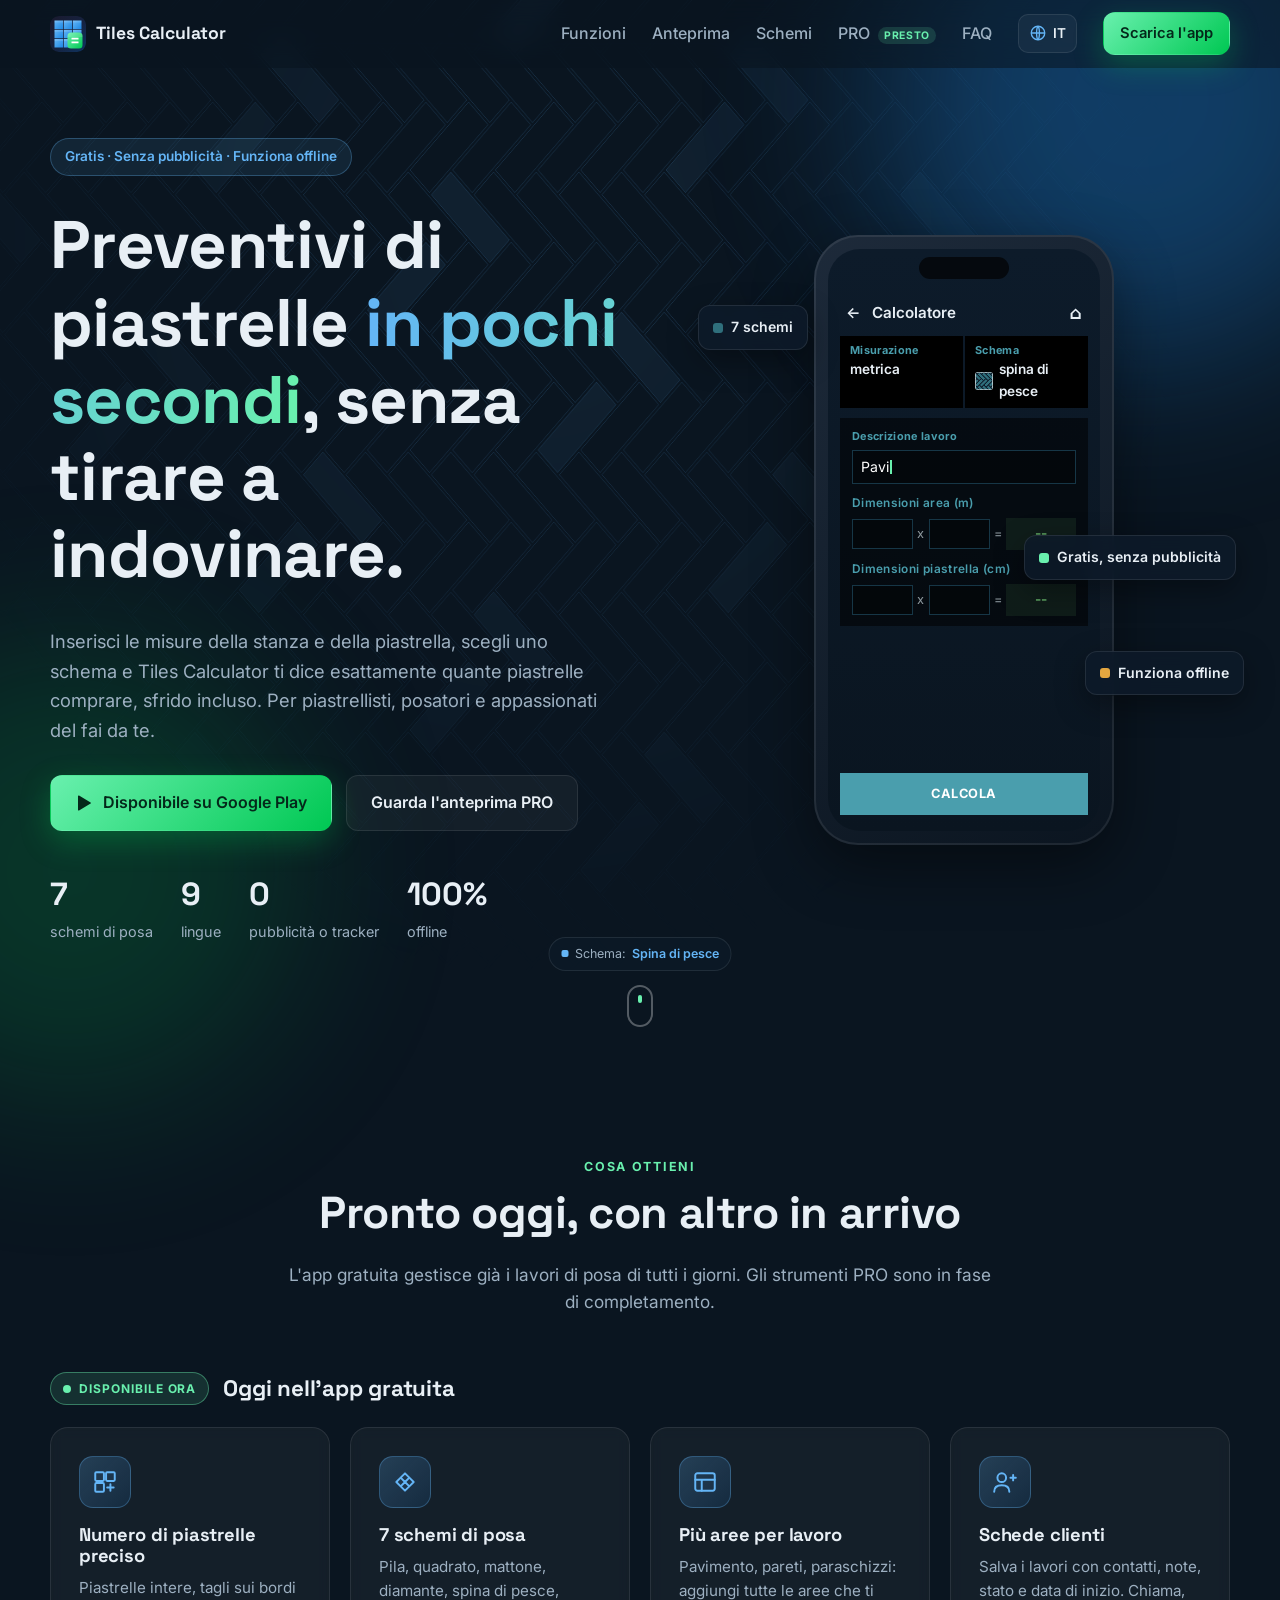
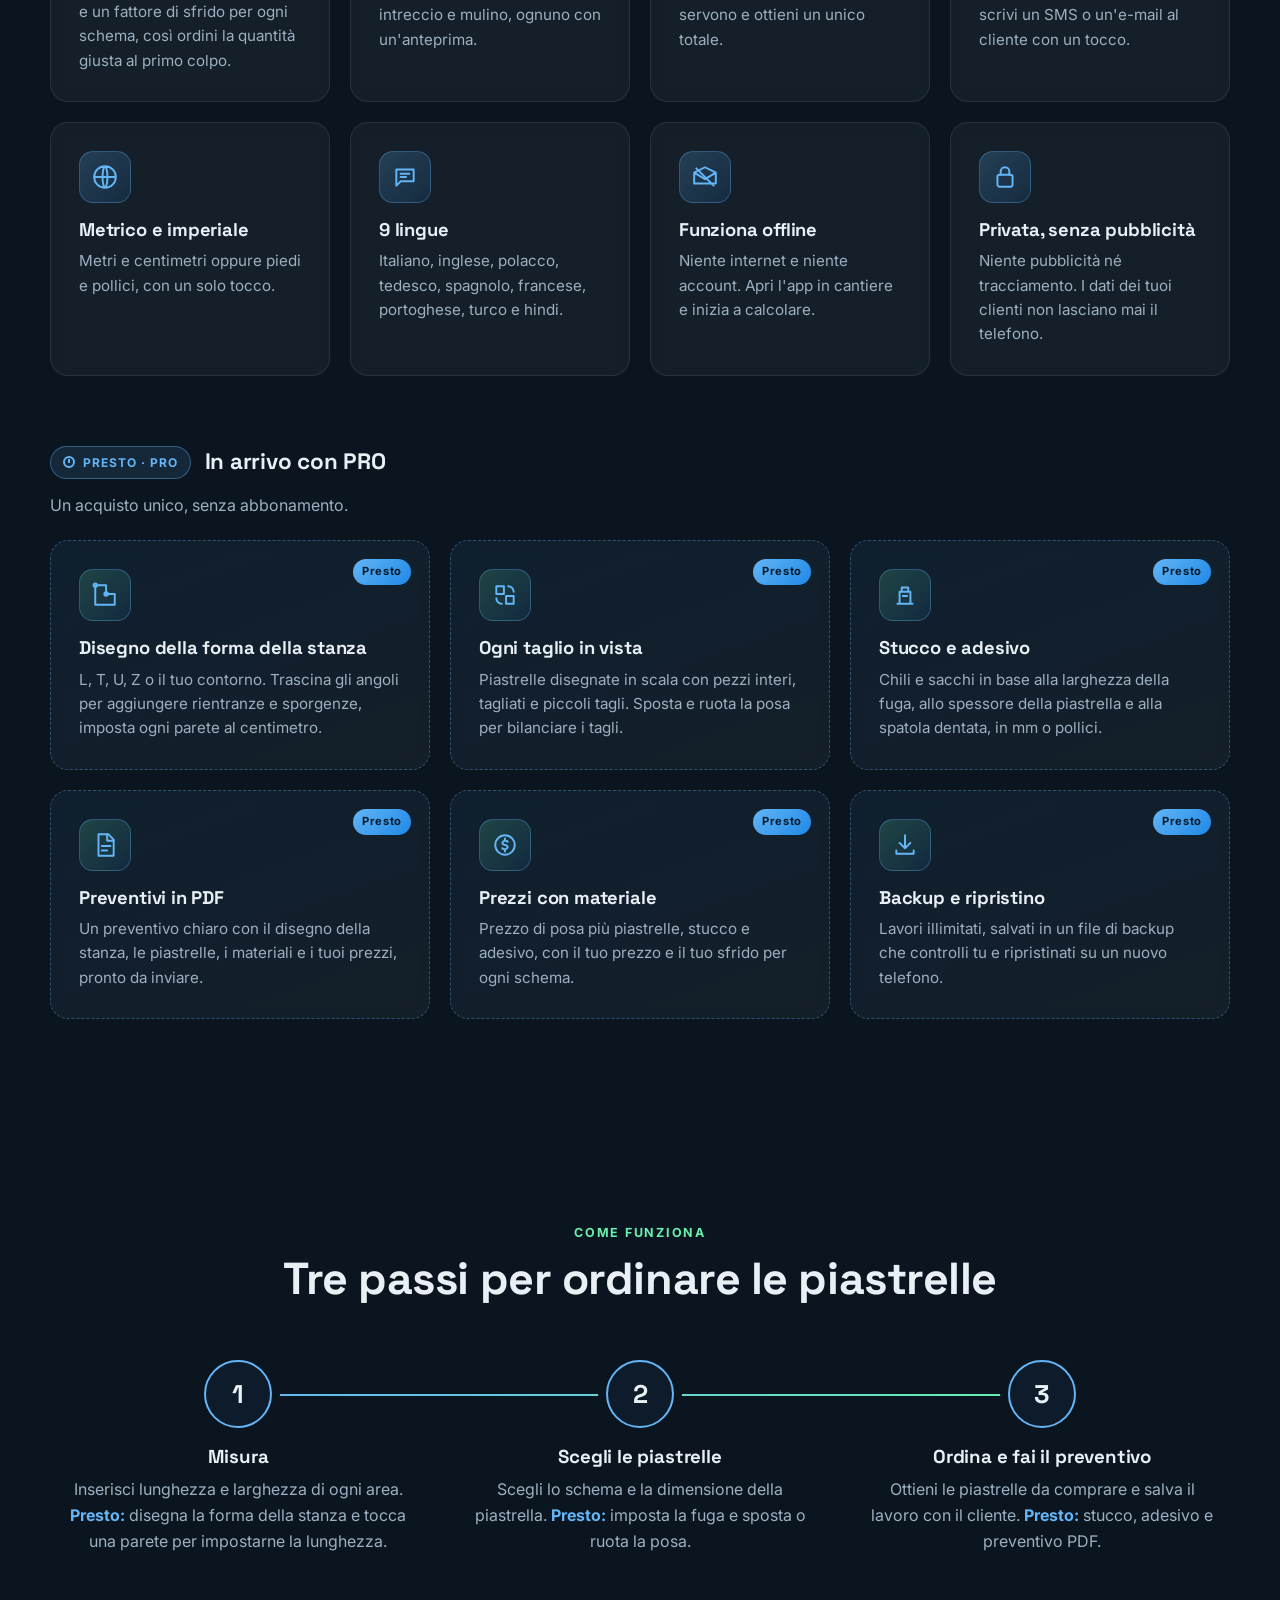
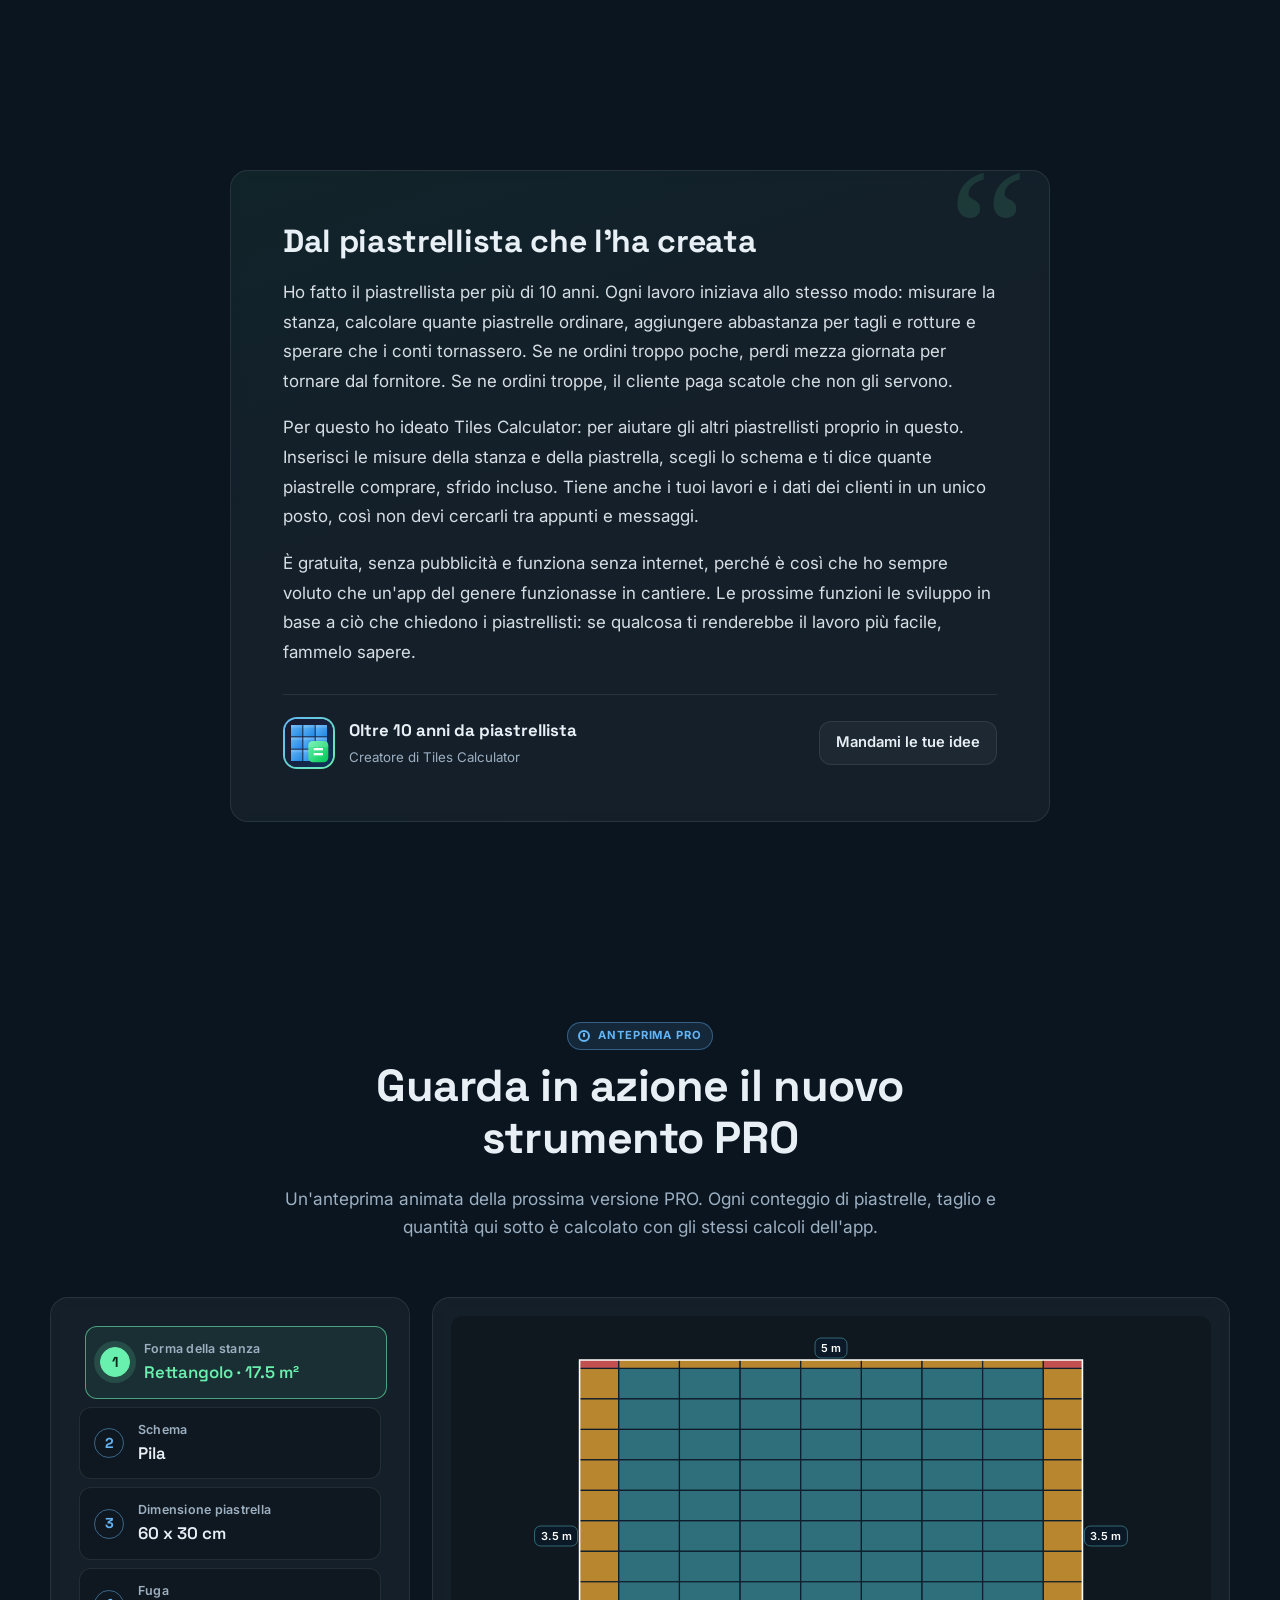
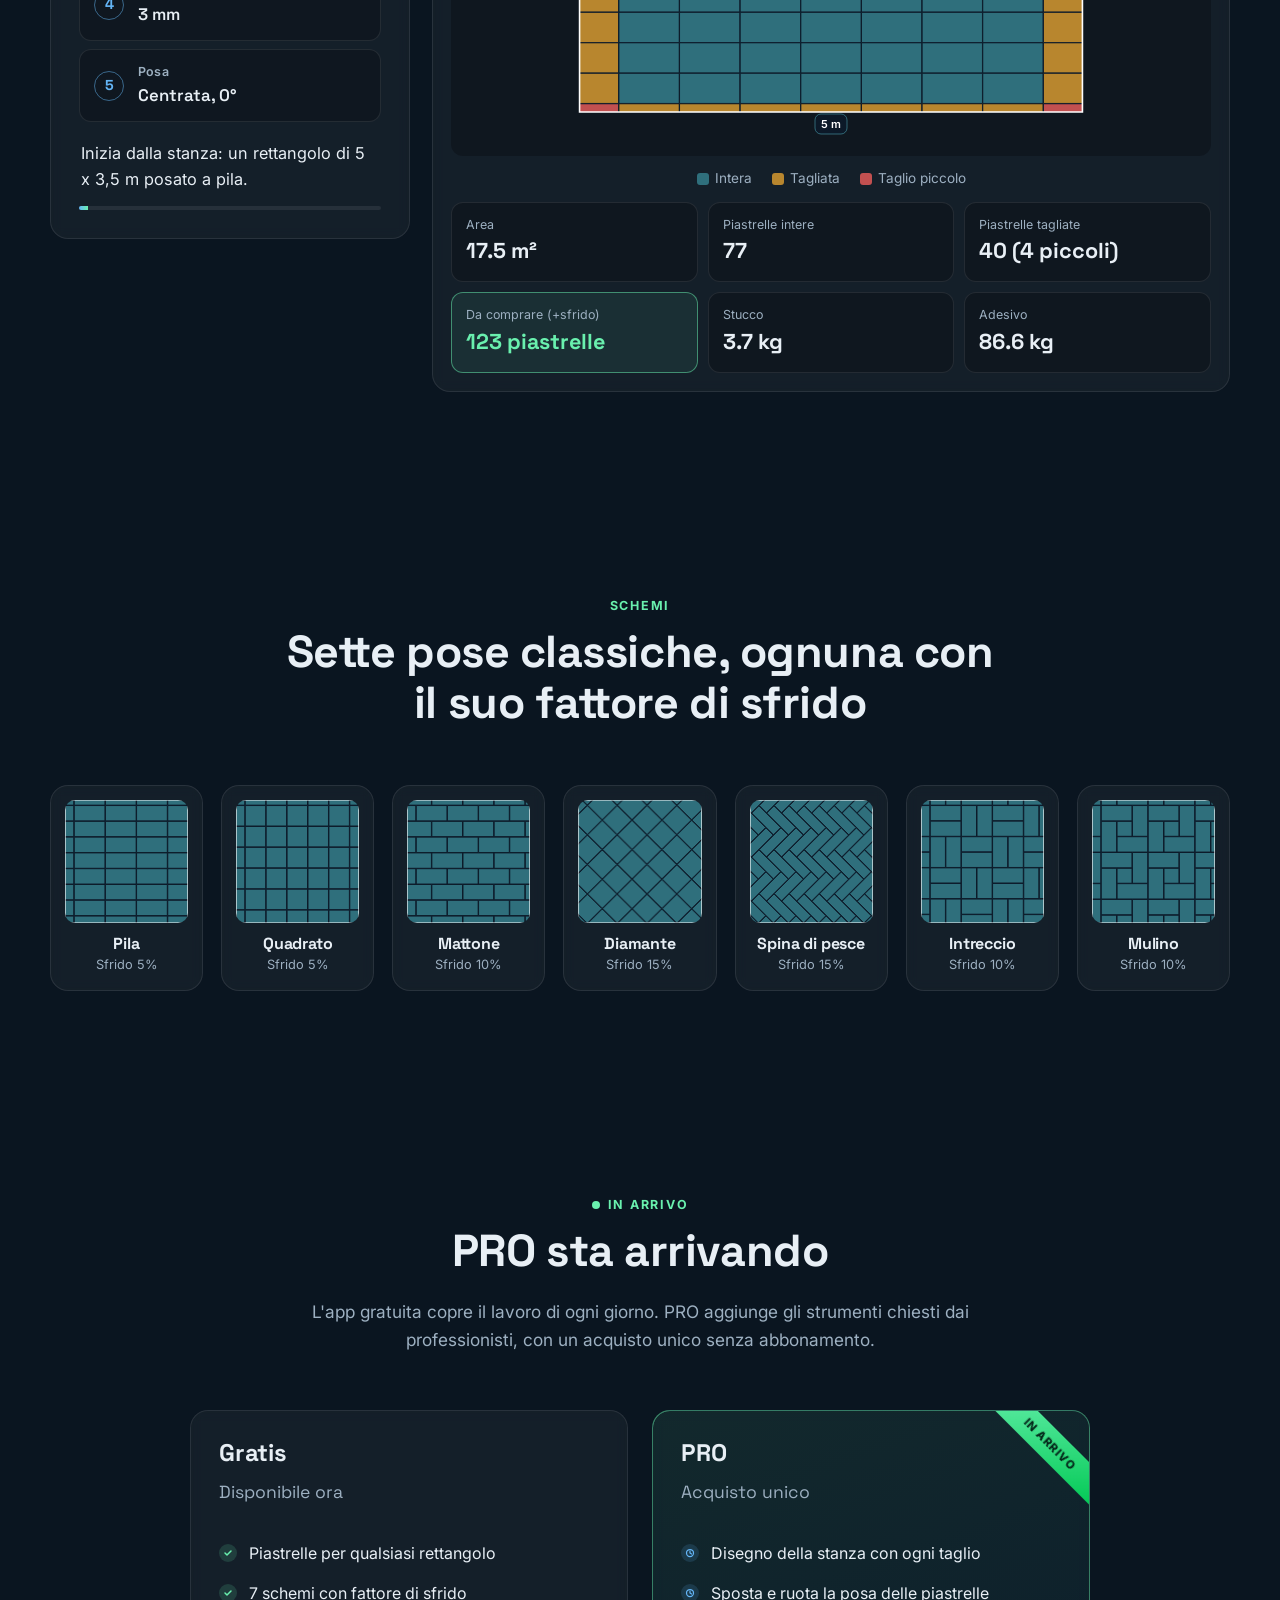
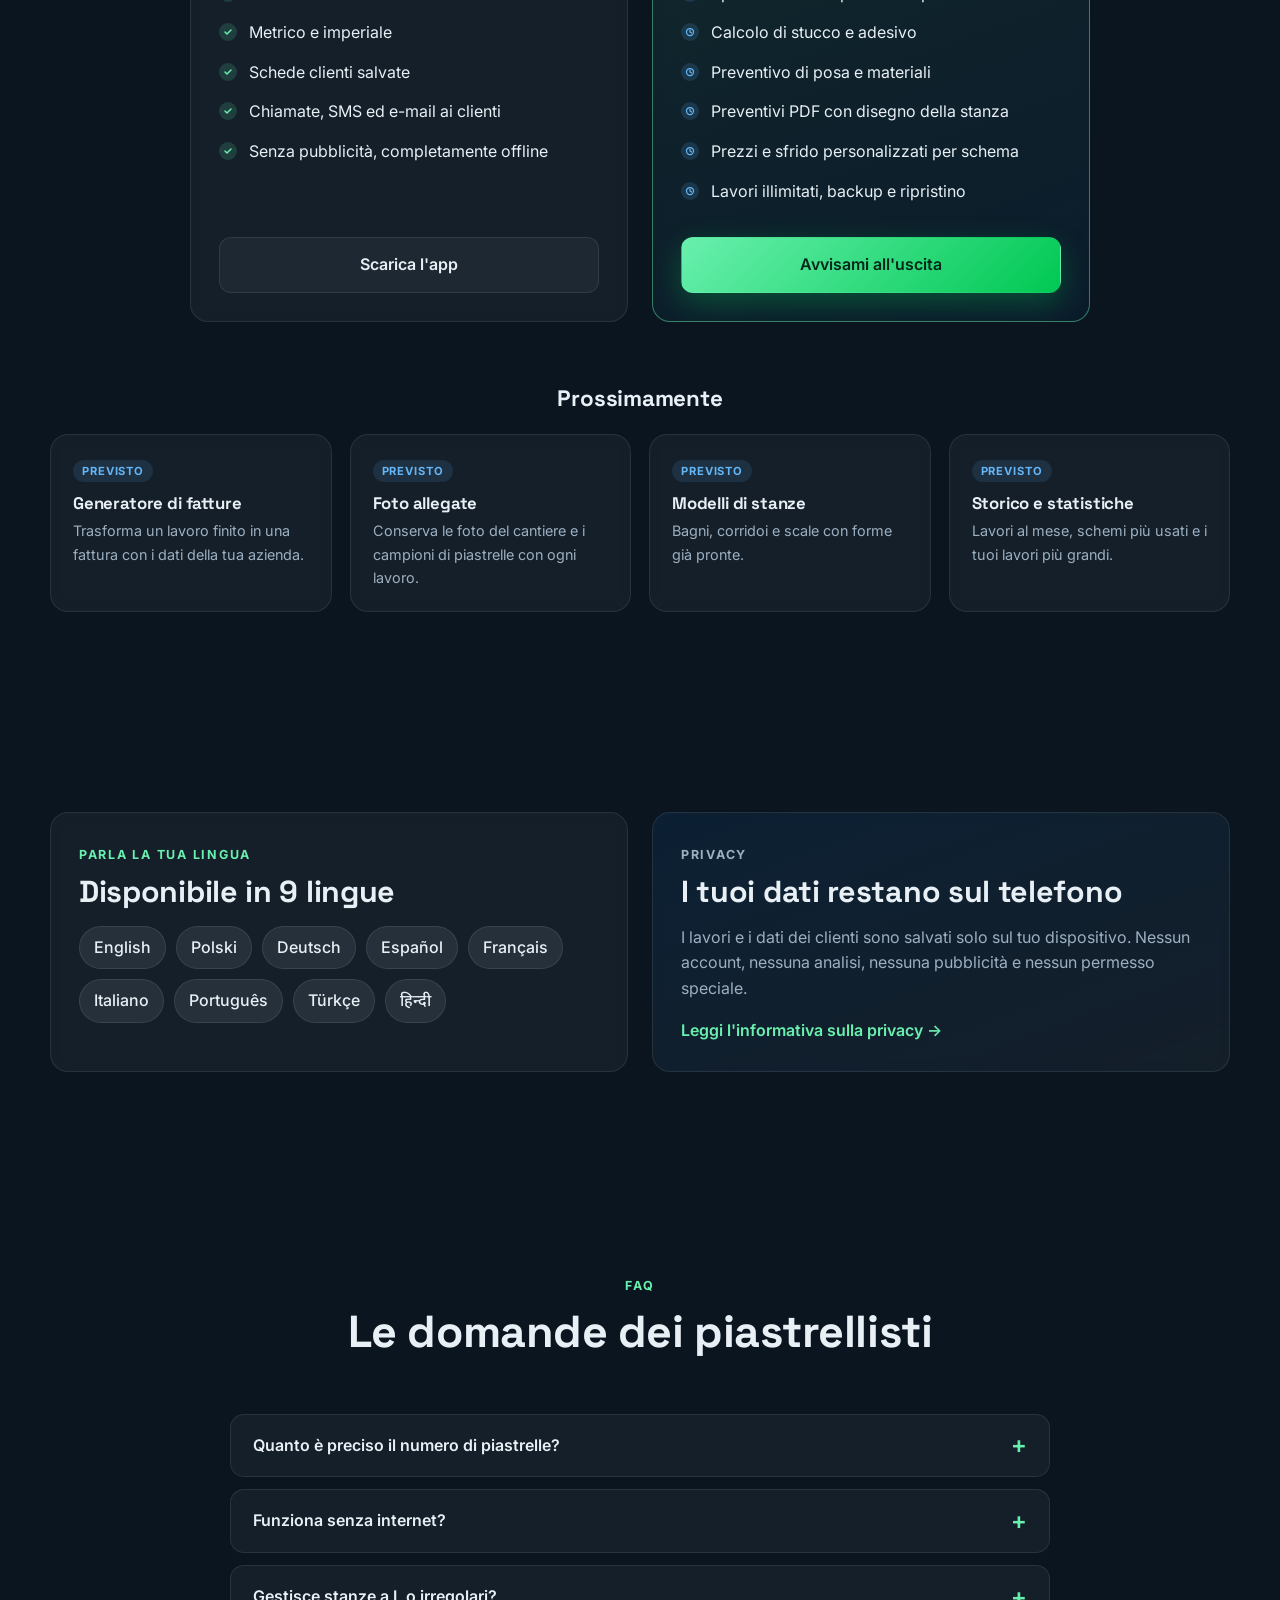
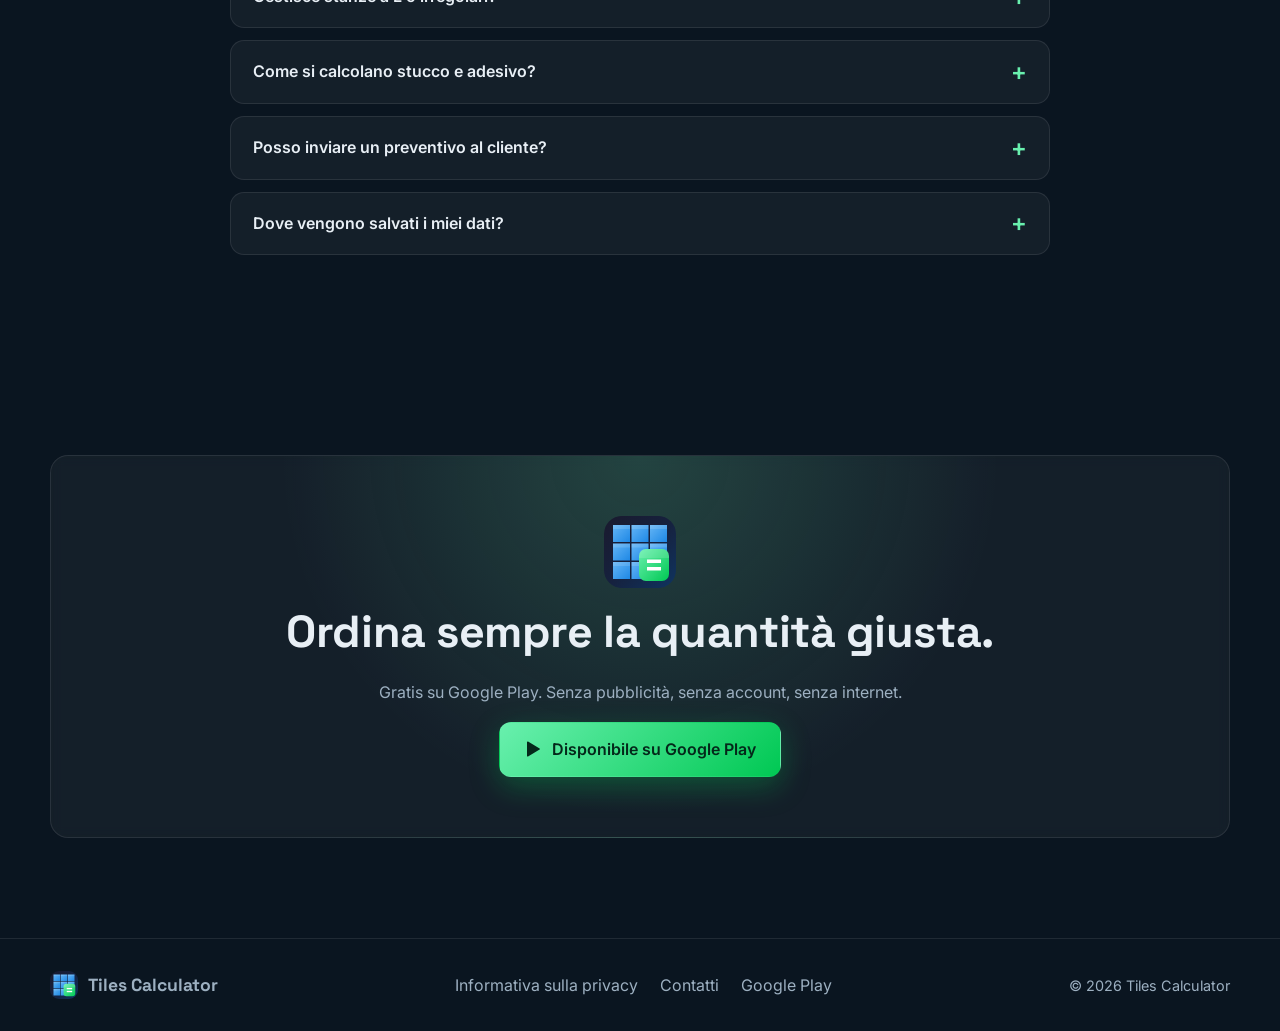
<file: it/index.html>
<!DOCTYPE html>
<html lang="it">
<head>
  <meta charset="UTF-8">
  <meta name="viewport" content="width=device-width, initial-scale=1">
  <title>Calcolatore Piastrelle – Quante piastrelle servono? Gratis</title>
  <meta name="description" content="Calcolatore di piastrelle gratuito per Android. Quante piastrelle servono per pavimento o parete: 7 schemi, sfrido incluso. Senza pubblicità, offline.">
  <meta name="keywords" content="calcolatore piastrelle, quante piastrelle mi servono, calcolo piastrelle, calcolo piastrelle pavimento, calcolo piastrelle parete, spina di pesce, app per piastrellisti, calcolo sfrido, Android">
  <meta name="author" content="Tiles Calculator">
  <meta name="robots" content="index, follow, max-image-preview:large">
  <link rel="canonical" href="https://bianielbianiel.github.io/tiles-calculator/it/">
  <link rel="alternate" hreflang="en" href="https://bianielbianiel.github.io/tiles-calculator/">
  <link rel="alternate" hreflang="pl" href="https://bianielbianiel.github.io/tiles-calculator/pl/">
  <link rel="alternate" hreflang="de" href="https://bianielbianiel.github.io/tiles-calculator/de/">
  <link rel="alternate" hreflang="es" href="https://bianielbianiel.github.io/tiles-calculator/es/">
  <link rel="alternate" hreflang="fr" href="https://bianielbianiel.github.io/tiles-calculator/fr/">
  <link rel="alternate" hreflang="it" href="https://bianielbianiel.github.io/tiles-calculator/it/">
  <link rel="alternate" hreflang="pt" href="https://bianielbianiel.github.io/tiles-calculator/pt/">
  <link rel="alternate" hreflang="tr" href="https://bianielbianiel.github.io/tiles-calculator/tr/">
  <link rel="alternate" hreflang="hi" href="https://bianielbianiel.github.io/tiles-calculator/hi/">
  <link rel="alternate" hreflang="x-default" href="https://bianielbianiel.github.io/tiles-calculator/">
  <meta name="theme-color" content="#0D1B2A">
  <meta name="color-scheme" content="dark">


  <link rel="icon" type="image/svg+xml" href="../assets/img/logo.svg">
  <link rel="icon" type="image/png" sizes="192x192" href="../assets/img/icon-192.png">
  <link rel="apple-touch-icon" sizes="180x180" href="../assets/img/icon-180.png">
  <link rel="manifest" href="../site.webmanifest">

  <!-- Social sharing (Facebook, WhatsApp, LinkedIn, X) -->
  <meta property="og:type" content="website">
  <meta property="og:site_name" content="Tiles Calculator">
  <meta property="og:locale" content="it_IT">
  <meta property="og:url" content="https://bianielbianiel.github.io/tiles-calculator/it/">
  <meta property="og:title" content="Calcolatore Piastrelle – Quante piastrelle ti servono? Scoprilo in pochi secondi.">
  <meta property="og:description" content="App Android gratuita per piastrellisti, posatori e appassionati del fai da te. 7 schemi, sfrido incluso, metrico e imperiale. Senza pubblicità, funziona offline.">
  <meta property="og:image" content="https://bianielbianiel.github.io/tiles-calculator/assets/img/og-image.jpg">
  <meta property="og:image:width" content="1200">
  <meta property="og:image:height" content="630">
  <meta property="og:image:alt" content="App Calcolatore Piastrelle – quante piastrelle ti servono? Scoprilo in pochi secondi.">
  <meta name="twitter:card" content="summary_large_image">
  <meta name="twitter:title" content="Calcolatore Piastrelle – Quante piastrelle ti servono?">
  <meta name="twitter:description" content="Calcolatore di piastrelle gratuito per Android. 7 schemi, sfrido incluso, senza pubblicità, offline.">
  <meta name="twitter:image" content="https://bianielbianiel.github.io/tiles-calculator/assets/img/og-image.jpg">

  <!-- Structured data for Google (app, website, FAQ) -->
  <script type="application/ld+json">{"@context": "https://schema.org", "@type": "SoftwareApplication", "name": "Tiles Calculator", "operatingSystem": "Android", "applicationCategory": "UtilitiesApplication", "description": "Calcolatore di piastrelle gratuito per Android. Calcola quante piastrelle ti servono per ogni stanza: 7 schemi di posa, sfrido incluso, unità metriche e imperiali. Senza pubblicità, funziona offline.", "url": "https://bianielbianiel.github.io/tiles-calculator/it/", "image": "https://bianielbianiel.github.io/tiles-calculator/assets/img/icon-512.png", "screenshot": "https://bianielbianiel.github.io/tiles-calculator/assets/img/og-image.jpg", "offers": {"@type": "Offer", "price": "0", "priceCurrency": "USD"}, "inLanguage": ["en", "pl", "de", "es", "fr", "it", "pt", "tr", "hi"], "downloadUrl": "https://play.google.com/store/apps/details?id=tiles_calculator.tilecalc", "featureList": ["Calcolo della quantità di piastrelle con sfrido", "7 schemi di posa delle piastrelle", "Più aree per lavoro", "Schede dei lavori dei clienti", "Unità metriche e imperiali", "Funziona offline, senza pubblicità"]}</script>
  <script type="application/ld+json">{"@context": "https://schema.org", "@type": "WebSite", "name": "Tiles Calculator", "url": "https://bianielbianiel.github.io/tiles-calculator/it/", "inLanguage": "it"}</script>
  <script type="application/ld+json">{"@context": "https://schema.org", "@type": "FAQPage", "inLanguage": "it", "mainEntity": [{"@type": "Question", "name": "Quanto è preciso il numero di piastrelle?", "acceptedAnswer": {"@type": "Answer", "text": "L'app calcola le piastrelle intere e i tagli sui bordi di ogni area, poi aggiunge il fattore di sfrido dello schema scelto. Con la prossima versione PRO poserà lo schema reale nella tua stanza e conterà ogni pezzo tagliato."}}, {"@type": "Question", "name": "Funziona senza internet?", "acceptedAnswer": {"@type": "Answer", "text": "Sì. Tutto viene calcolato sul telefono, quindi funziona in cantina, in un cantiere nuovo o ovunque non ci sia campo."}}, {"@type": "Question", "name": "Gestisce stanze a L o irregolari?", "acceptedAnswer": {"@type": "Answer", "text": "Le forme delle stanze arrivano con PRO, molto presto. Potrai scegliere forme a L, T, U o Z, impostare ogni parete e trascinare gli angoli per aggiungere rientranze e sporgenze per camini, pilastri o vani porta. Già oggi puoi aggiungere più aree rettangolari a un lavoro."}}, {"@type": "Question", "name": "Come si calcolano stucco e adesivo?", "acceptedAnswer": {"@type": "Answer", "text": "Il calcolo di stucco e adesivo arriva con PRO. Lo stucco usa la formula dei produttori a partire da dimensione, spessore della piastrella e larghezza della fuga; l'adesivo usa il consumo tipico della spatola dentata, scelta automaticamente in base alla piastrella. Entrambi includono il 10% in più e sono arrotondati al sacco intero. Puoi vederlo nell'anteprima PRO qui sopra."}}, {"@type": "Question", "name": "Posso inviare un preventivo al cliente?", "acceptedAnswer": {"@type": "Answer", "text": "I preventivi PDF arrivano con PRO: un preventivo con il disegno della stanza, le piastrelle, i materiali e i tuoi prezzi, pronto da condividere via e-mail, WhatsApp o qualsiasi app."}}, {"@type": "Question", "name": "Dove vengono salvati i miei dati?", "acceptedAnswer": {"@type": "Answer", "text": "Solo sul tuo dispositivo. Disinstallando l'app si cancella tutto. Il backup in un file che controlli tu arriva con PRO."}}]}</script>

  <link rel="preconnect" href="https://fonts.googleapis.com">
  <link rel="preconnect" href="https://fonts.gstatic.com" crossorigin>
  <link href="https://fonts.googleapis.com/css2?family=Inter:wght@400;500;600;700&family=Noto+Sans+Devanagari:wght@500&family=Space+Grotesk:wght@500;600;700&display=swap" rel="stylesheet">
  <link rel="stylesheet" href="../assets/css/style.css?v=8">
</head>
<body>
  <div class="scroll-progress" aria-hidden="true"></div>
  <div class="bg-tiles" aria-hidden="true"></div>
  <canvas class="bg-pattern" aria-hidden="true"></canvas>
  <canvas class="bg-pattern" aria-hidden="true"></canvas>
  <div class="blob blob-1" aria-hidden="true"></div>
  <div class="blob blob-2" aria-hidden="true"></div>

  <!-- ============ Header ============ -->
  <header class="nav" id="top">
    <div class="container nav-inner">
      <a class="brand" href="#top" aria-label="Tiles Calculator – home">
        <img src="../assets/img/logo.svg" alt="" width="36" height="36">
        <span>Tiles Calculator</span>
      </a>
      <nav class="nav-links" id="nav-links" aria-label="Menu principale">
        <a href="#features">Funzioni</a>
        <a href="#demo">Anteprima</a>
        <a href="#patterns">Schemi</a>
        <a href="#pro">PRO <span class="soon-pill">presto</span></a>
        <a href="#faq">FAQ</a>
        <div class="lang" id="lang">
          <button class="lang-btn" type="button" aria-haspopup="true" aria-expanded="false" aria-label="Lingua">
            <svg viewBox="0 0 24 24" aria-hidden="true"><circle cx="12" cy="12" r="9"/><path d="M3 12h18M12 3c2.5 2.7 2.5 15.3 0 18M12 3c-2.5 2.7-2.5 15.3 0 18"/></svg>
            <span>IT</span>
          </button>
          <ul class="lang-menu" role="menu"><li><a href="../" hreflang="en" lang="en" data-lang="en" role="menuitem">English<small>EN</small></a></li><li><a href="../pl/" hreflang="pl" lang="pl" data-lang="pl" role="menuitem">Polski<small>PL</small></a></li><li><a href="../de/" hreflang="de" lang="de" data-lang="de" role="menuitem">Deutsch<small>DE</small></a></li><li><a href="../es/" hreflang="es" lang="es" data-lang="es" role="menuitem">Español<small>ES</small></a></li><li><a href="../fr/" hreflang="fr" lang="fr" data-lang="fr" role="menuitem">Français<small>FR</small></a></li><li><a href="../it/" hreflang="it" lang="it" data-lang="it" role="menuitem" aria-current="true">Italiano<small>IT</small></a></li><li><a href="../pt/" hreflang="pt" lang="pt" data-lang="pt" role="menuitem">Português<small>PT</small></a></li><li><a href="../tr/" hreflang="tr" lang="tr" data-lang="tr" role="menuitem">Türkçe<small>TR</small></a></li><li><a href="../hi/" hreflang="hi" lang="hi" data-lang="hi" role="menuitem">हिन्दी<small>HI</small></a></li></ul>
        </div>
        <a class="btn btn-small btn-primary play-link" href="#" target="_blank" rel="noopener">Scarica l'app</a>
      </nav>
      <button class="burger" id="burger" aria-label="Apri il menu" aria-expanded="false" aria-controls="nav-links">
        <span></span><span></span><span></span>
      </button>
    </div>
  </header>

  <main>
    <!-- ============ Hero ============ -->
    <section class="hero">
      <div class="container hero-grid">
        <div class="hero-copy">
          <p class="badge reveal">Gratis &middot; Senza pubblicità &middot; Funziona offline</p>
          <h1 class="reveal hero-title">Preventivi di piastrelle <span class="gradient-text">in pochi secondi</span>, senza tirare a indovinare.</h1>
          <p class="lead reveal">Inserisci le misure della stanza e della piastrella, scegli uno schema e Tiles Calculator ti dice esattamente quante piastrelle comprare, sfrido incluso. Per piastrellisti, posatori e appassionati del fai da te.</p>
          <div class="hero-cta reveal">
            <a class="btn btn-primary btn-shine play-link" href="#" target="_blank" rel="noopener">
              <svg viewBox="0 0 24 24" aria-hidden="true"><path d="M4 2.8v18.4c0 .7.8 1.2 1.4.8l15.4-9.2c.6-.4.6-1.2 0-1.6L5.4 2c-.6-.4-1.4.1-1.4.8z"/></svg>
              Disponibile su Google Play
            </a>
            <a class="btn btn-ghost" href="#demo">Guarda l'anteprima PRO</a>
          </div>
          <dl class="stats reveal">
            <div><dt><span class="count" data-to="7">0</span></dt><dd>schemi di posa</dd></div>
            <div><dt><span class="count" data-to="9">0</span></dt><dd>lingue</dd></div>
            <div><dt><span class="count" data-to="0">0</span></dt><dd>pubblicità o tracker</dd></div>
            <div><dt><span class="count" data-to="100">0</span>%</dt><dd>offline</dd></div>
          </dl>
        </div>

        <div class="hero-visual reveal">
          <div class="phone">
            <div class="phone-notch"></div>
            <div class="phone-screen calc-screen" aria-label="Il calcolatore gratuito calcola un ordine di piastrelle" role="img">
              <div class="app-bar"><span>&larr;</span> Calcolatore <span class="home">&#8962;</span></div>
              <div class="calc-spinners">
                <div><small>Misurazione</small><b>metrica</b></div>
                <div><small>Schema</small><b class="pat-row"><canvas id="pat-swatch" width="18" height="18"></canvas><span id="calc-pattern">spina di pesce</span></b></div>
              </div>
              <div class="calc-card">
                <small class="calc-label">Descrizione lavoro</small>
                <div class="calc-input wide" id="calc-job"></div>
                <small class="calc-head">Dimensioni area (m)</small>
                <div class="calc-row">
                  <div class="calc-input" id="calc-al"></div><span>x</span>
                  <div class="calc-input" id="calc-aw"></div><span>=</span>
                  <div class="calc-total" id="calc-at">--</div>
                </div>
                <small class="calc-head">Dimensioni piastrella (cm)</small>
                <div class="calc-row">
                  <div class="calc-input" id="calc-tl"></div><span>x</span>
                  <div class="calc-input" id="calc-tw"></div><span>=</span>
                  <div class="calc-total" id="calc-tt">--</div>
                </div>
              </div>
              <div class="calc-result" id="calc-result">
                <small>Ti servono</small>
                <div class="calc-big"><span id="calc-tiles">0</span> piastrelle</div>
                <div class="calc-waste">di cui <span id="calc-waste">0</span> sfrido &middot; <span id="calc-wpct">15</span>%</div>
              </div>
              <div class="calc-btn" id="calc-btn">CALCOLA</div>
            </div>
          </div>
          <div class="chips">
            <div class="float-chip chip-1"><span class="dot dot-blue"></span>7 schemi</div>
            <div class="float-chip chip-2"><span class="dot dot-green"></span>Gratis, senza pubblicità</div>
            <div class="float-chip chip-3"><span class="dot dot-orange"></span>Funziona offline</div>
          </div>
        </div>
      </div>
      <p class="bg-label" aria-hidden="true"><span class="bg-dot"></span><span class="bg-label-k">Schema</span><b id="bg-name">Herringbone</b></p>
      <a class="scroll-hint" href="#features" aria-label="Vai alle funzioni"><span></span></a>
    </section>

    <!-- ============ Features: now + coming soon ============ -->
    <section class="section" id="features">
      <div class="container">
        <header class="section-head reveal">
          <p class="eyebrow">Cosa ottieni</p>
          <h2>Pronto oggi, con altro in arrivo</h2>
          <p class="sub">L'app gratuita gestisce già i lavori di posa di tutti i giorni. Gli strumenti PRO sono in fase di completamento.</p>
        </header>

        <div class="group-head reveal">
          <span class="status-pill now"><span class="pulse-dot"></span>Disponibile ora</span>
          <h3>Oggi nell'app gratuita</h3>
        </div>
        <div class="feature-grid">
          <article class="card feature reveal tilt">
            <div class="icon"><svg viewBox="0 0 24 24"><rect x="3" y="3" width="8" height="8" rx="1"/><rect x="13" y="3" width="8" height="8" rx="1"/><rect x="3" y="13" width="8" height="8" rx="1"/><path d="M14 17h6M17 14v6"/></svg></div>
            <h3>Numero di piastrelle preciso</h3>
            <p>Piastrelle intere, tagli sui bordi e un fattore di sfrido per ogni schema, così ordini la quantità giusta al primo colpo.</p>
          </article>
          <article class="card feature reveal tilt">
            <div class="icon"><svg viewBox="0 0 24 24"><path d="M4 12l4-4 4 4-4 4zM12 12l4-4 4 4-4 4zM8 8l4-4 4 4M8 16l4 4 4-4"/></svg></div>
            <h3>7 schemi di posa</h3>
            <p>Pila, quadrato, mattone, diamante, spina di pesce, intreccio e mulino, ognuno con un'anteprima.</p>
          </article>
          <article class="card feature reveal tilt">
            <div class="icon"><svg viewBox="0 0 24 24"><rect x="3" y="4" width="18" height="16" rx="2"/><path d="M3 10h18M9 10v10"/></svg></div>
            <h3>Più aree per lavoro</h3>
            <p>Pavimento, pareti, paraschizzi: aggiungi tutte le aree che ti servono e ottieni un unico totale.</p>
          </article>
          <article class="card feature reveal tilt">
            <div class="icon"><svg viewBox="0 0 24 24"><circle cx="9" cy="8" r="4"/><path d="M2 21c0-4 3-6 7-6s7 2 7 6M17 8h5M19.5 5.5v5"/></svg></div>
            <h3>Schede clienti</h3>
            <p>Salva i lavori con contatti, note, stato e data di inizio. Chiama, scrivi un SMS o un'e-mail al cliente con un tocco.</p>
          </article>
          <article class="card feature reveal tilt">
            <div class="icon"><svg viewBox="0 0 24 24"><path d="M12 2a10 10 0 100 20 10 10 0 000-20zM2 12h20M12 2c3 3 3 17 0 20M12 2c-3 3-3 17 0 20"/></svg></div>
            <h3>Metrico e imperiale</h3>
            <p>Metri e centimetri oppure piedi e pollici, con un solo tocco.</p>
          </article>
          <article class="card feature reveal tilt">
            <div class="icon"><svg viewBox="0 0 24 24"><path d="M4 5h16v11H8l-4 4z"/><path d="M8 9h8M8 12h5"/></svg></div>
            <h3>9 lingue</h3>
            <p>Italiano, inglese, polacco, tedesco, spagnolo, francese, portoghese, turco e hindi.</p>
          </article>
          <article class="card feature reveal tilt">
            <div class="icon"><svg viewBox="0 0 24 24"><path d="M2 8l10 6 10-6M2 8v10h20V8M2 8l10-5 10 5"/><path d="M4 4l16 16"/></svg></div>
            <h3>Funziona offline</h3>
            <p>Niente internet e niente account. Apri l'app in cantiere e inizia a calcolare.</p>
          </article>
          <article class="card feature reveal tilt">
            <div class="icon"><svg viewBox="0 0 24 24"><rect x="5" y="10" width="14" height="11" rx="2"/><path d="M8 10V7a4 4 0 018 0v3"/></svg></div>
            <h3>Privata, senza pubblicità</h3>
            <p>Niente pubblicità né tracciamento. I dati dei tuoi clienti non lasciano mai il telefono.</p>
          </article>
        </div>

        <div class="group-head soon reveal">
          <span class="status-pill soon"><span class="clock"></span>Presto &middot; PRO</span>
          <h3>In arrivo con PRO</h3>
          <p>Un acquisto unico, senza abbonamento.</p>
        </div>
        <div class="feature-grid soon-grid">
          <article class="card feature soon-card reveal tilt">
            <span class="tag tag-soon">Presto</span>
            <div class="icon"><svg viewBox="0 0 24 24"><path d="M3 3h10v8h8v10H3z"/><circle cx="3" cy="3" r="1.6"/><circle cx="13" cy="11" r="1.6"/></svg></div>
            <h3>Disegno della forma della stanza</h3>
            <p>L, T, U, Z o il tuo contorno. Trascina gli angoli per aggiungere rientranze e sporgenze, imposta ogni parete al centimetro.</p>
          </article>
          <article class="card feature soon-card reveal tilt">
            <span class="tag tag-soon">Presto</span>
            <div class="icon"><svg viewBox="0 0 24 24"><path d="M4 4h7v7H4zM13 13h7v7h-7z"/><path d="M15 4a5 5 0 015 5M9 20a5 5 0 01-5-5"/></svg></div>
            <h3>Ogni taglio in vista</h3>
            <p>Piastrelle disegnate in scala con pezzi interi, tagliati e piccoli tagli. Sposta e ruota la posa per bilanciare i tagli.</p>
          </article>
          <article class="card feature soon-card reveal tilt">
            <span class="tag tag-soon">Presto</span>
            <div class="icon"><svg viewBox="0 0 24 24"><path d="M5 20h14M7 20V9h10v11M9 9V5h6v4"/><path d="M10 13h4"/></svg></div>
            <h3>Stucco e adesivo</h3>
            <p>Chili e sacchi in base alla larghezza della fuga, allo spessore della piastrella e alla spatola dentata, in mm o pollici.</p>
          </article>
          <article class="card feature soon-card reveal tilt">
            <span class="tag tag-soon">Presto</span>
            <div class="icon"><svg viewBox="0 0 24 24"><path d="M6 2h9l5 5v15H6z"/><path d="M14 2v6h6M9 13h8M9 17h5"/></svg></div>
            <h3>Preventivi in PDF</h3>
            <p>Un preventivo chiaro con il disegno della stanza, le piastrelle, i materiali e i tuoi prezzi, pronto da inviare.</p>
          </article>
          <article class="card feature soon-card reveal tilt">
            <span class="tag tag-soon">Presto</span>
            <div class="icon"><svg viewBox="0 0 24 24"><circle cx="12" cy="12" r="9"/><path d="M14.5 9a3 3 0 00-5 1c0 3 5 1 5 4a3 3 0 01-5 1M12 6v2M12 16v2"/></svg></div>
            <h3>Prezzi con materiale</h3>
            <p>Prezzo di posa più piastrelle, stucco e adesivo, con il tuo prezzo e il tuo sfrido per ogni schema.</p>
          </article>
          <article class="card feature soon-card reveal tilt">
            <span class="tag tag-soon">Presto</span>
            <div class="icon"><svg viewBox="0 0 24 24"><path d="M12 3v12M7 10l5 5 5-5"/><path d="M4 17v3h16v-3"/></svg></div>
            <h3>Backup e ripristino</h3>
            <p>Lavori illimitati, salvati in un file di backup che controlli tu e ripristinati su un nuovo telefono.</p>
          </article>
        </div>
      </div>
    </section>

    <!-- ============ How it works ============ -->
    <section class="section steps-section">
      <div class="container">
        <header class="section-head reveal">
          <p class="eyebrow">Come funziona</p>
          <h2>Tre passi per ordinare le piastrelle</h2>
        </header>
        <ol class="steps">
          <li class="step reveal"><span class="step-num">1</span><h3>Misura</h3><p>Inserisci lunghezza e larghezza di ogni area. <span class="inline-soon">Presto:</span> disegna la forma della stanza e tocca una parete per impostarne la lunghezza.</p></li>
          <li class="step reveal"><span class="step-num">2</span><h3>Scegli le piastrelle</h3><p>Scegli lo schema e la dimensione della piastrella. <span class="inline-soon">Presto:</span> imposta la fuga e sposta o ruota la posa.</p></li>
          <li class="step reveal"><span class="step-num">3</span><h3>Ordina e fai il preventivo</h3><p>Ottieni le piastrelle da comprare e salva il lavoro con il cliente. <span class="inline-soon">Presto:</span> stucco, adesivo e preventivo PDF.</p></li>
        </ol>
      </div>
    </section>

    <!-- ============ From the maker ============ -->
    <section class="section maker-section" id="about">
      <div class="container narrow">
        <figure class="maker card reveal">
          <span class="maker-quote" aria-hidden="true">&ldquo;</span>
          <h2 class="maker-title">Dal piastrellista che l'ha creata</h2>
          <blockquote>
            <p>Ho fatto il piastrellista per più di 10 anni. Ogni lavoro iniziava allo stesso modo: misurare la stanza, calcolare quante piastrelle ordinare, aggiungere abbastanza per tagli e rotture e sperare che i conti tornassero. Se ne ordini troppo poche, perdi mezza giornata per tornare dal fornitore. Se ne ordini troppe, il cliente paga scatole che non gli servono.</p>
            <p>Per questo ho ideato Tiles Calculator: per aiutare gli altri piastrellisti proprio in questo. Inserisci le misure della stanza e della piastrella, scegli lo schema e ti dice quante piastrelle comprare, sfrido incluso. Tiene anche i tuoi lavori e i dati dei clienti in un unico posto, così non devi cercarli tra appunti e messaggi.</p>
            <p>È gratuita, senza pubblicità e funziona senza internet, perché è così che ho sempre voluto che un'app del genere funzionasse in cantiere. Le prossime funzioni le sviluppo in base a ciò che chiedono i piastrellisti: se qualcosa ti renderebbe il lavoro più facile, fammelo sapere.</p>
          </blockquote>
          <figcaption class="maker-sign">
            <span class="maker-avatar" aria-hidden="true"><img src="../assets/img/logo.svg" alt="" width="48" height="48"></span>
            <span><b>Oltre 10 anni da piastrellista</b><small>Creatore di Tiles Calculator</small></span>
            <a class="btn btn-ghost btn-small maker-btn" href="mailto:website.scss@gmail.com?subject=Tiles%20Calculator">Mandami le tue idee</a>
          </figcaption>
        </figure>
      </div>
    </section>

    <!-- ============ Live demo ============ -->
    <section class="section" id="demo">
      <div class="container">
        <header class="section-head reveal">
          <p class="eyebrow"><span class="status-pill soon small"><span class="clock"></span>Anteprima PRO</span></p>
          <h2>Guarda in azione il nuovo strumento PRO</h2>
          <p class="sub">Un'anteprima animata della prossima versione PRO. Ogni conteggio di piastrelle, taglio e quantità qui sotto è calcolato con gli stessi calcoli dell'app.</p>
        </header>

        <div class="demo reveal">
          <div class="demo-controls card" aria-live="polite">
            <ol class="demo-steps" id="demo-steps">
              <li data-step="0"><span class="ds-num">1</span><div><b>Forma della stanza</b><span id="ds-shape">Rettangolo</span></div></li>
              <li data-step="1"><span class="ds-num">2</span><div><b>Schema</b><span id="ds-pattern">Pila</span></div></li>
              <li data-step="2"><span class="ds-num">3</span><div><b>Dimensione piastrella</b><span id="ds-tile">60 x 30 cm</span></div></li>
              <li data-step="3"><span class="ds-num">4</span><div><b>Fuga</b><span id="ds-gap">3 mm</span></div></li>
              <li data-step="4"><span class="ds-num">5</span><div><b>Posa</b><span id="ds-layout">Centred, 0°</span></div></li>
            </ol>
            <p class="demo-caption" id="demo-caption">Inizia dalle misure della stanza.</p>
            <div class="demo-progress" aria-hidden="true"><span id="demo-bar"></span></div>
          </div>

          <div class="demo-stage card">
            <canvas id="demo-canvas" aria-label="Anteprima animata di piastrelle posate in stanze e schemi diversi" role="img"></canvas>
            <div class="legend">
              <span><i class="sw sw-full"></i>Intera</span>
              <span><i class="sw sw-cut"></i>Tagliata</span>
              <span><i class="sw sw-small"></i>Taglio piccolo</span>
            </div>
            <div class="results">
              <div class="result"><span class="r-label">Area</span><span class="r-value" id="r-area">–</span></div>
              <div class="result"><span class="r-label">Piastrelle intere</span><span class="r-value" id="r-full">–</span></div>
              <div class="result"><span class="r-label">Piastrelle tagliate</span><span class="r-value" id="r-cut">–</span></div>
              <div class="result accent"><span class="r-label">Da comprare (+sfrido)</span><span class="r-value" id="r-buy">–</span></div>
              <div class="result"><span class="r-label">Stucco</span><span class="r-value" id="r-grout">–</span></div>
              <div class="result"><span class="r-label">Adesivo</span><span class="r-value" id="r-glue">–</span></div>
            </div>
          </div>
        </div>
      </div>
    </section>

    <!-- ============ Patterns ============ -->
    <section class="section" id="patterns">
      <div class="container">
        <header class="section-head reveal">
          <p class="eyebrow">Schemi</p>
          <h2>Sette pose classiche, ognuna con il suo fattore di sfrido</h2>
        </header>
        <div class="pattern-grid" id="pattern-grid"><!-- filled by main.js --></div>
      </div>
    </section>

    <!-- ============ PRO (coming soon) ============ -->
    <section class="section" id="pro">
      <div class="container">
        <header class="section-head reveal">
          <p class="eyebrow"><span class="pulse-dot"></span>In arrivo</p>
          <h2>PRO sta arrivando</h2>
          <p class="sub">L'app gratuita copre il lavoro di ogni giorno. PRO aggiunge gli strumenti chiesti dai professionisti, con un acquisto unico senza abbonamento.</p>
        </header>
        <div class="plans">
          <article class="card plan reveal">
            <h3>Gratis</h3>
            <p class="price">Disponibile ora</p>
            <ul class="checks">
              <li>Piastrelle per qualsiasi rettangolo</li>
              <li>7 schemi con fattore di sfrido</li>
              <li>Metrico e imperiale</li>
              <li>Schede clienti salvate</li>
              <li>Chiamate, SMS ed e-mail ai clienti</li>
              <li>Senza pubblicità, completamente offline</li>
            </ul>
            <a class="btn btn-ghost play-link" href="#" target="_blank" rel="noopener">Scarica l'app</a>
          </article>
          <article class="card plan plan-pro reveal">
            <span class="ribbon">In arrivo</span>
            <h3>PRO</h3>
            <p class="price">Acquisto unico</p>
            <ul class="checks soon">
              <li>Disegno della stanza con ogni taglio</li>
              <li>Sposta e ruota la posa delle piastrelle</li>
              <li>Calcolo di stucco e adesivo</li>
              <li>Preventivo di posa e materiali</li>
              <li>Preventivi PDF con disegno della stanza</li>
              <li>Prezzi e sfrido personalizzati per schema</li>
              <li>Lavori illimitati, backup e ripristino</li>
            </ul>
            <a class="btn btn-primary btn-shine" href="mailto:website.scss@gmail.com?subject=Tiles%20Calculator%20PRO">Avvisami all'uscita</a>
          </article>
        </div>

        <h3 class="roadmap-title reveal">Prossimamente</h3>
        <div class="roadmap">
          <div class="road-item card reveal"><span class="status">Previsto</span><h4>Generatore di fatture</h4><p>Trasforma un lavoro finito in una fattura con i dati della tua azienda.</p></div>
          <div class="road-item card reveal"><span class="status">Previsto</span><h4>Foto allegate</h4><p>Conserva le foto del cantiere e i campioni di piastrelle con ogni lavoro.</p></div>
          <div class="road-item card reveal"><span class="status">Previsto</span><h4>Modelli di stanze</h4><p>Bagni, corridoi e scale con forme già pronte.</p></div>
          <div class="road-item card reveal"><span class="status">Previsto</span><h4>Storico e statistiche</h4><p>Lavori al mese, schemi più usati e i tuoi lavori più grandi.</p></div>
        </div>
      </div>
    </section>

    <!-- ============ Languages + privacy ============ -->
    <section class="section">
      <div class="container two-col">
        <div class="card reveal">
          <p class="eyebrow">Parla la tua lingua</p>
          <h2 class="h2-small">Disponibile in 9 lingue</h2>
          <ul class="langs">
            <li>English</li><li>Polski</li><li>Deutsch</li><li>Español</li><li>Français</li>
            <li>Italiano</li><li>Português</li><li>Türkçe</li><li>हिन्दी</li>
          </ul>
        </div>
        <div class="card reveal privacy-card">
          <p class="eyebrow">Privacy</p>
          <h2 class="h2-small">I tuoi dati restano sul telefono</h2>
          <p>I lavori e i dati dei clienti sono salvati solo sul tuo dispositivo. Nessun account, nessuna analisi, nessuna pubblicità e nessun permesso speciale.</p>
          <a class="text-link" href="https://bianielbianiel.github.io/tiles-calculator-privacy/" rel="noopener">Leggi l'informativa sulla privacy &rarr;</a>
        </div>
      </div>
    </section>

    <!-- ============ FAQ ============ -->
    <section class="section" id="faq">
      <div class="container narrow">
        <header class="section-head reveal">
          <p class="eyebrow">FAQ</p>
          <h2>Le domande dei piastrellisti</h2>
        </header>
        <div class="faq">
          <details class="reveal"><summary>Quanto è preciso il numero di piastrelle?</summary><p>L'app calcola le piastrelle intere e i tagli sui bordi di ogni area, poi aggiunge il fattore di sfrido dello schema scelto. Con la prossima versione PRO poserà lo schema reale nella tua stanza e conterà ogni pezzo tagliato.</p></details>
          <details class="reveal"><summary>Funziona senza internet?</summary><p>Sì. Tutto viene calcolato sul telefono, quindi funziona in cantina, in un cantiere nuovo o ovunque non ci sia campo.</p></details>
          <details class="reveal"><summary>Gestisce stanze a L o irregolari?</summary><p>Le forme delle stanze arrivano con PRO, molto presto. Potrai scegliere forme a L, T, U o Z, impostare ogni parete e trascinare gli angoli per aggiungere rientranze e sporgenze per camini, pilastri o vani porta. Già oggi puoi aggiungere più aree rettangolari a un lavoro.</p></details>
          <details class="reveal"><summary>Come si calcolano stucco e adesivo?</summary><p>Il calcolo di stucco e adesivo arriva con PRO. Lo stucco usa la formula dei produttori a partire da dimensione, spessore della piastrella e larghezza della fuga; l'adesivo usa il consumo tipico della spatola dentata, scelta automaticamente in base alla piastrella. Entrambi includono il 10% in più e sono arrotondati al sacco intero. Puoi vederlo nell'anteprima PRO qui sopra.</p></details>
          <details class="reveal"><summary>Posso inviare un preventivo al cliente?</summary><p>I preventivi PDF arrivano con PRO: un preventivo con il disegno della stanza, le piastrelle, i materiali e i tuoi prezzi, pronto da condividere via e-mail, WhatsApp o qualsiasi app.</p></details>
          <details class="reveal"><summary>Dove vengono salvati i miei dati?</summary><p>Solo sul tuo dispositivo. Disinstallando l'app si cancella tutto. Il backup in un file che controlli tu arriva con PRO.</p></details>
        </div>
      </div>
    </section>

    <!-- ============ CTA ============ -->
    <section class="section cta-section">
      <div class="container">
        <div class="cta card reveal">
          <img src="../assets/img/logo.svg" alt="" width="72" height="72" class="cta-logo">
          <h2>Ordina sempre la quantità giusta.</h2>
          <p>Gratis su Google Play. Senza pubblicità, senza account, senza internet.</p>
          <a class="btn btn-primary btn-shine play-link" href="#" target="_blank" rel="noopener">
            <svg viewBox="0 0 24 24" aria-hidden="true"><path d="M4 2.8v18.4c0 .7.8 1.2 1.4.8l15.4-9.2c.6-.4.6-1.2 0-1.6L5.4 2c-.6-.4-1.4.1-1.4.8z"/></svg>
            Disponibile su Google Play
          </a>
        </div>
      </div>
    </section>
  </main>

  <footer class="footer">
    <div class="container footer-inner">
      <a class="brand" href="#top"><img src="../assets/img/logo.svg" alt="" width="28" height="28"><span>Tiles Calculator</span></a>
      <nav aria-label="Piè di pagina">
        <a href="https://bianielbianiel.github.io/tiles-calculator-privacy/" rel="noopener">Informativa sulla privacy</a>
        <a href="mailto:website.scss@gmail.com">Contatti</a>
        <a class="play-link" href="#" target="_blank" rel="noopener">Google Play</a>
      </nav>
      <p class="copy">&copy; <span id="year">2026</span> Tiles Calculator</p>
    </div>
  </footer>

  <script>window.I18N = {"Basketweave": "Intreccio", "Brick": "Mattone", "Diamond": "Diamante", "Herringbone": "Spina di pesce", "Stack": "Pila", "Square": "Quadrato", "Windmill": "Mulino", "basketweave": "intreccio", "brick": "mattone", "diamond": "diamante", "herringbone": "spina di pesce", "stack": "pila", "square": "quadrato", "windmill": "mulino", "Kitchen floor": "Pavimento cucina", "Bathroom wall": "Parete del bagno", "Hallway": "Corridoio", "Shower floor": "Piatto doccia", "Rectangle": "Rettangolo", "L-shape": "Forma a L", "T-shape": "Forma a T", "U-shape": "Forma a U", "Moved": "Spostata", "Centred": "Centrata", "small": "piccoli", "tiles": "piastrelle", "Waste": "Sfrido", "Start with the room: a 5 x 3.5 m rectangle, laid in a simple stack.": "Inizia dalla stanza: un rettangolo di 5 x 3,5 m posato a pila.", "Switch to brick. Every row shifts by half a tile and the cuts move with it.": "Passa al mattone. Ogni fila si sposta di mezza piastrella e i tagli la seguono.", "Herringbone: the app lays the real pattern and counts every cut piece.": "Spina di pesce: l'app posa lo schema reale e conta ogni pezzo tagliato.", "Smaller 30 x 10 cm tiles: more tiles, more cuts along the walls.": "Piastrelle più piccole 30 x 10 cm: più piastrelle e più tagli lungo le pareti.", "Wider grout joints change the count, the grout to buy and the drawing.": "Fughe più larghe cambiano il conteggio, lo stucco da comprare e il disegno.", "Rotate the whole layout with two fingers. It snaps to 45 degrees.": "Ruota tutta la posa con due dita. Si aggancia ogni 45 gradi.", "Drag the tiles to balance the cuts, so no thin slivers end up at the walls.": "Trascina le piastrelle per bilanciare i tagli, senza strisce sottili lungo le pareti.", "Real rooms are rarely rectangles. Pick an L-shape and set each wall.": "Le stanze vere raramente sono rettangoli. Scegli una forma a L e imposta ogni parete.", "Or a U-shape with basketweave. Tiles, grout and adhesive are worked out for you.": "Oppure una forma a U a intreccio. Piastrelle, stucco e adesivo vengono calcolati per te.", "A T-shaped room in diamond. Every room is ready for a PDF quote.": "Una stanza a T a diamante. Ogni stanza è pronta per un preventivo PDF.", "Pattern": "Schema"};</script>
  <script src="../assets/js/tiles-engine.js?v=8" defer></script>
  <script src="../assets/js/main.js?v=8" defer></script>
</body>
</html>
</file>
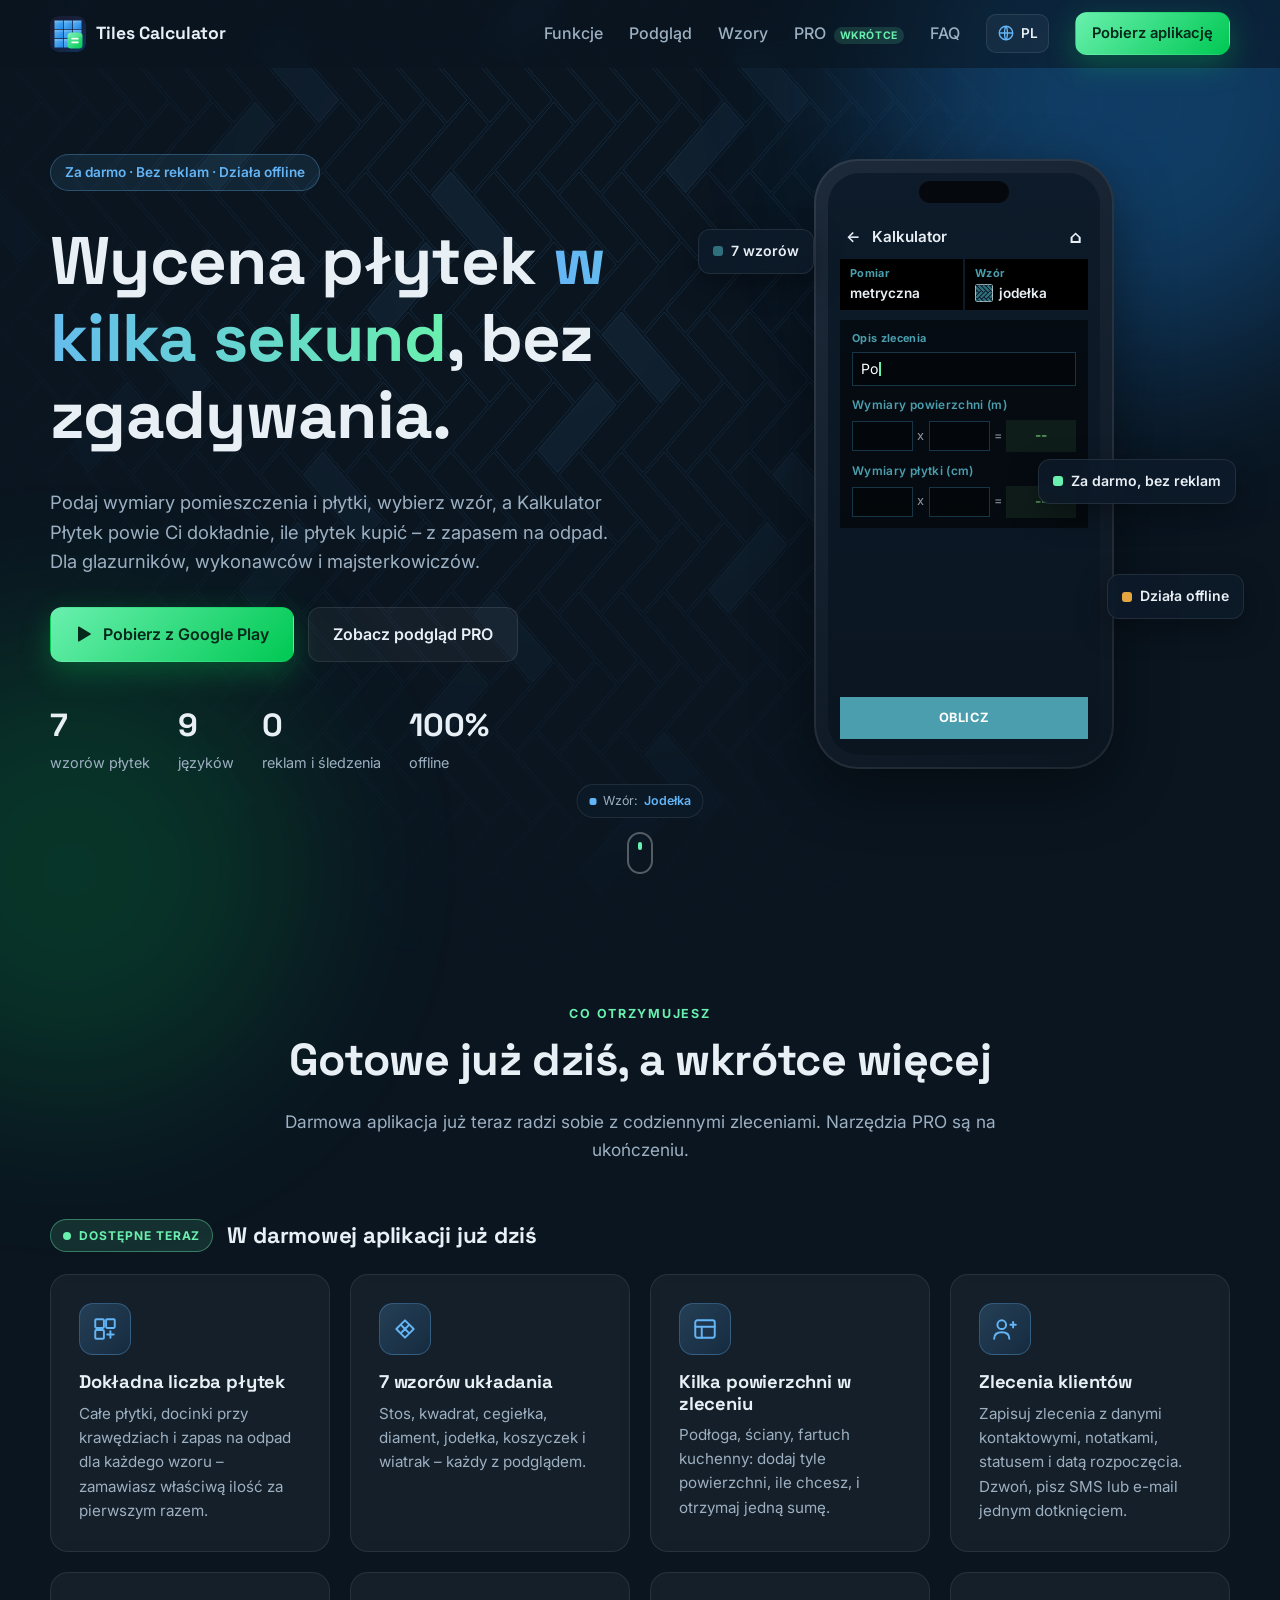
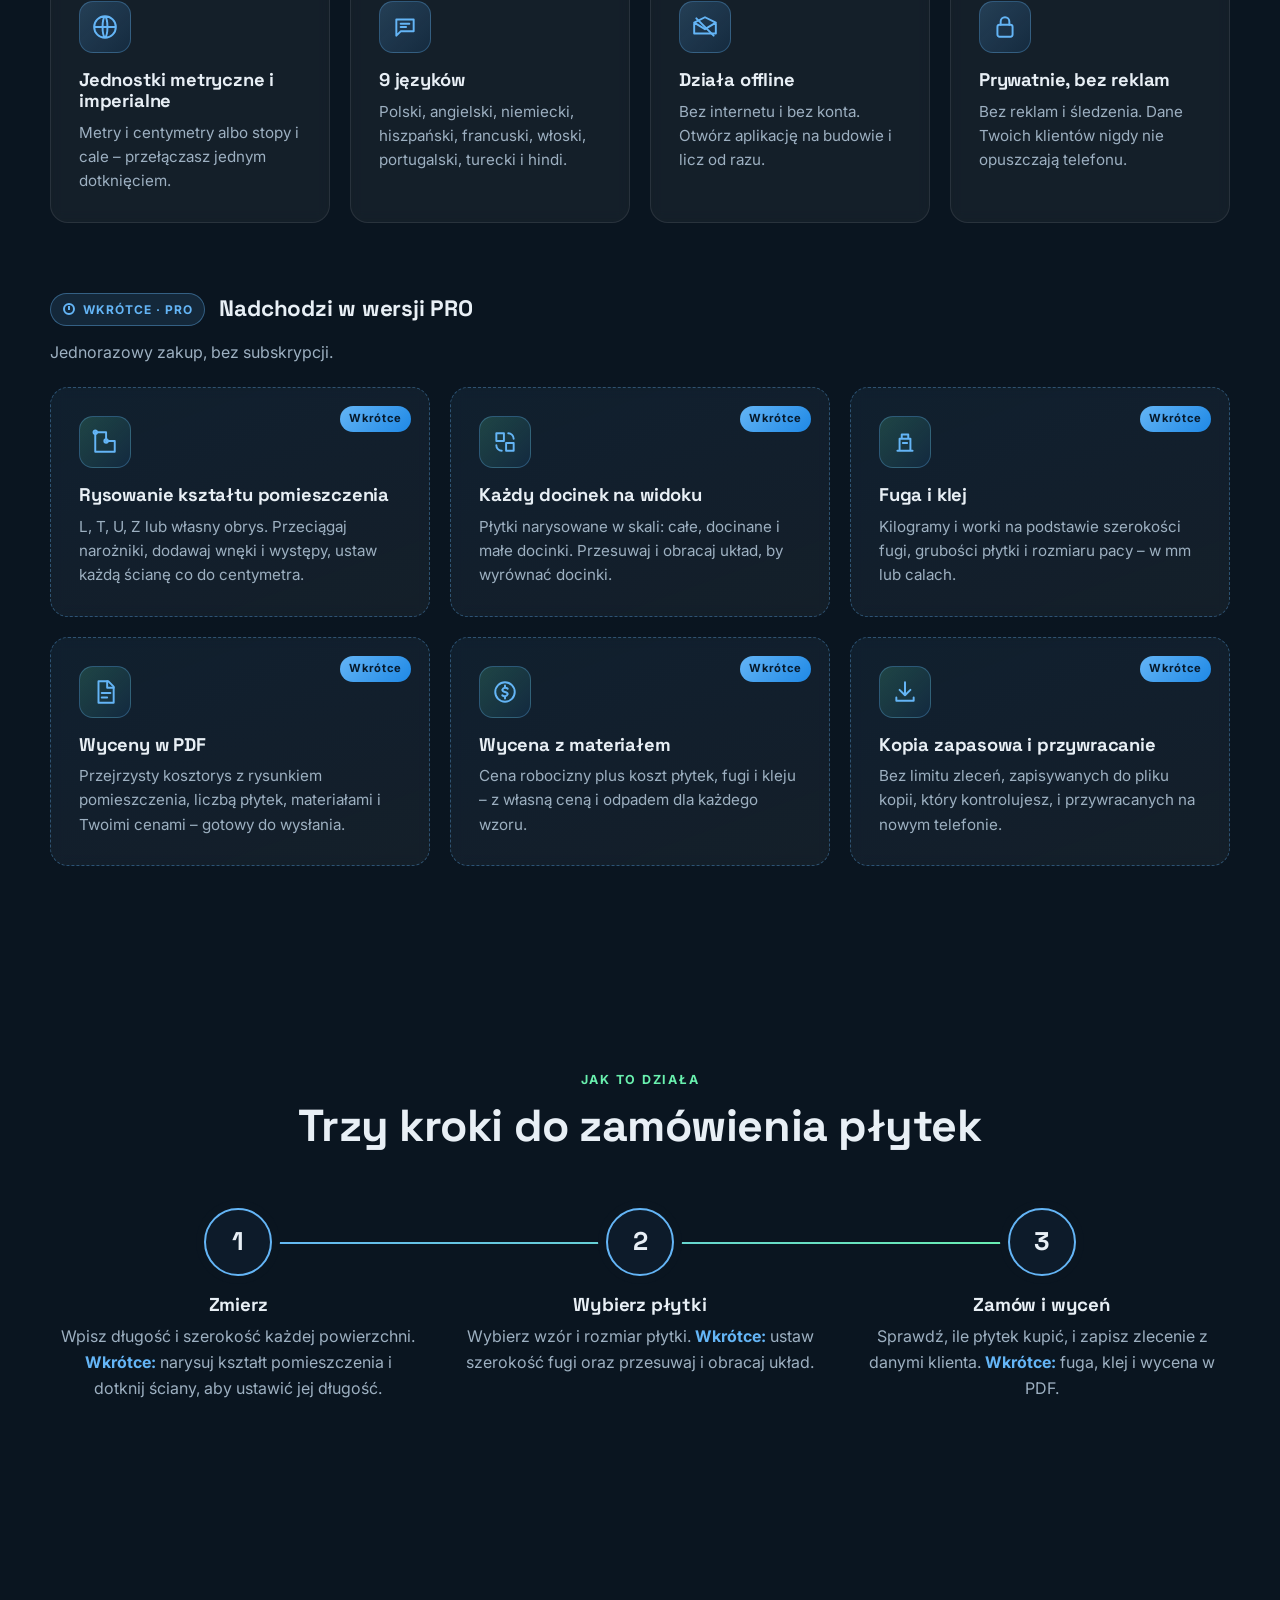
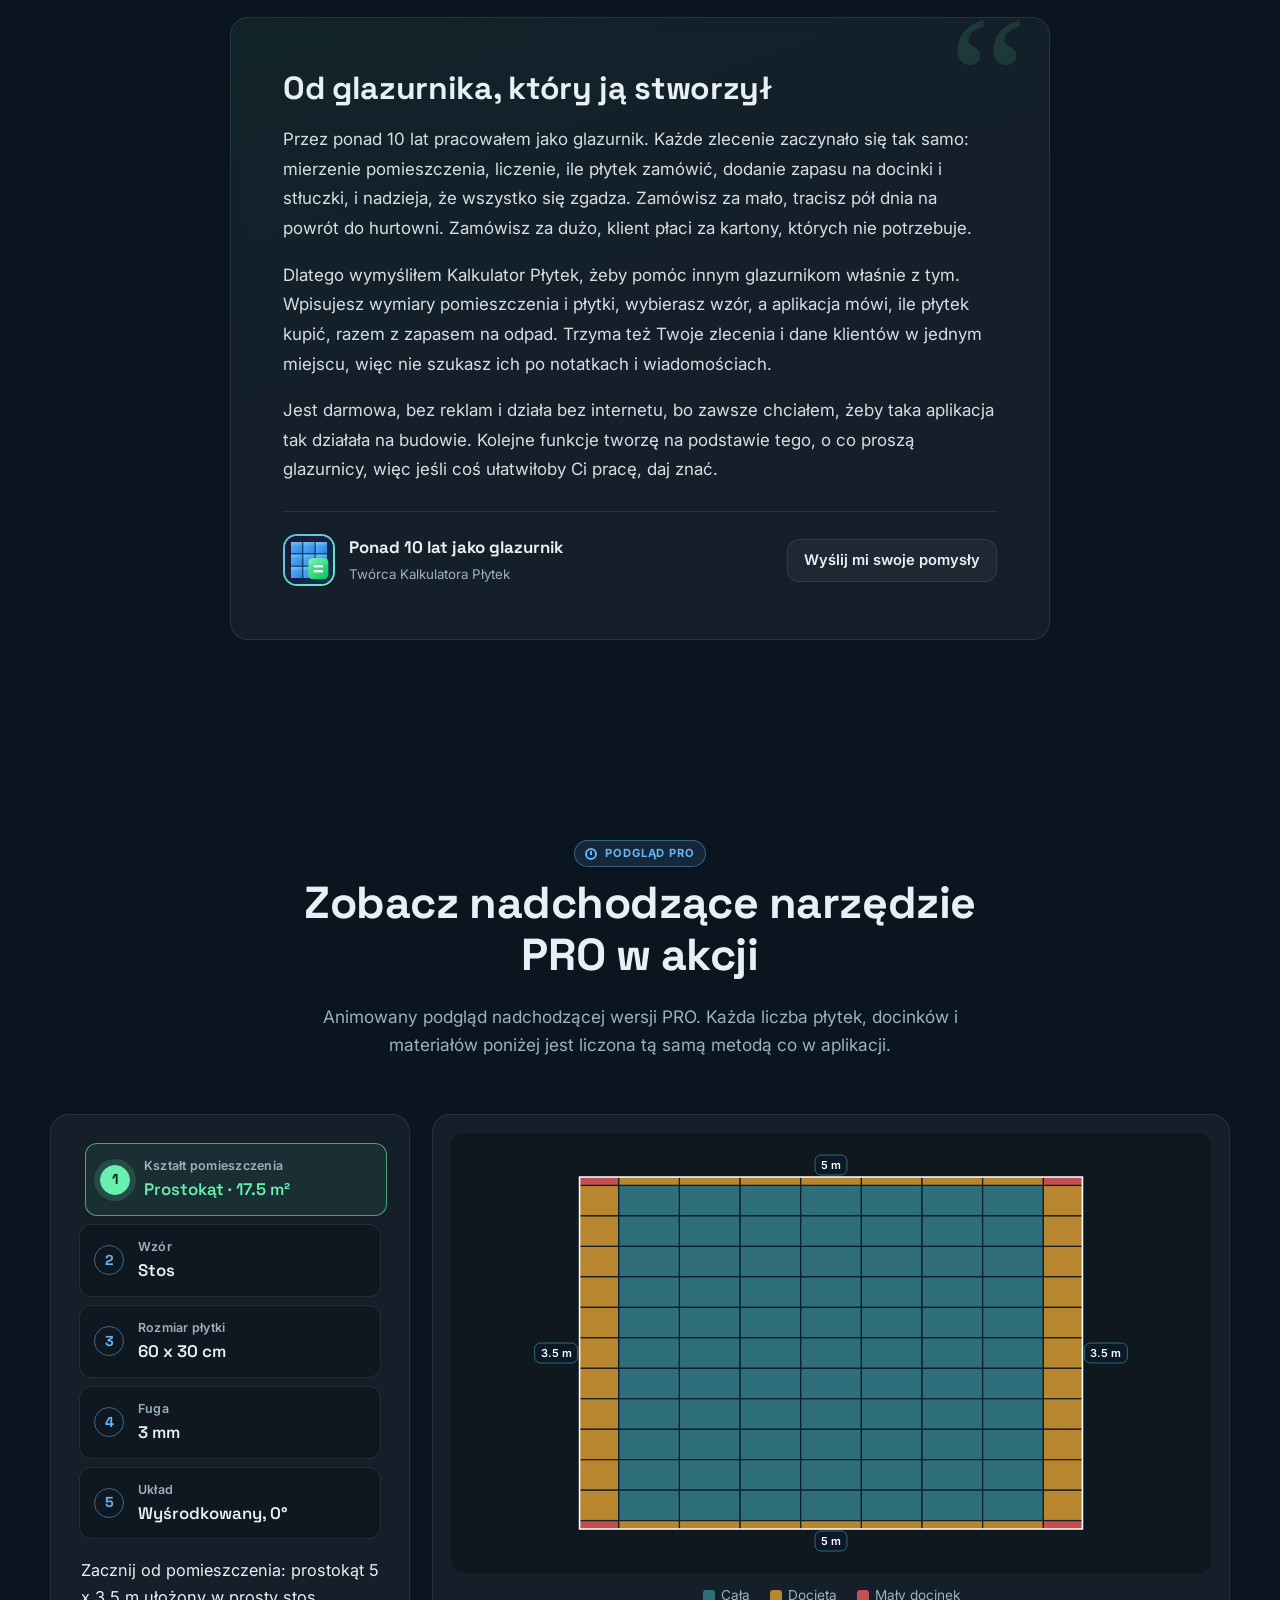
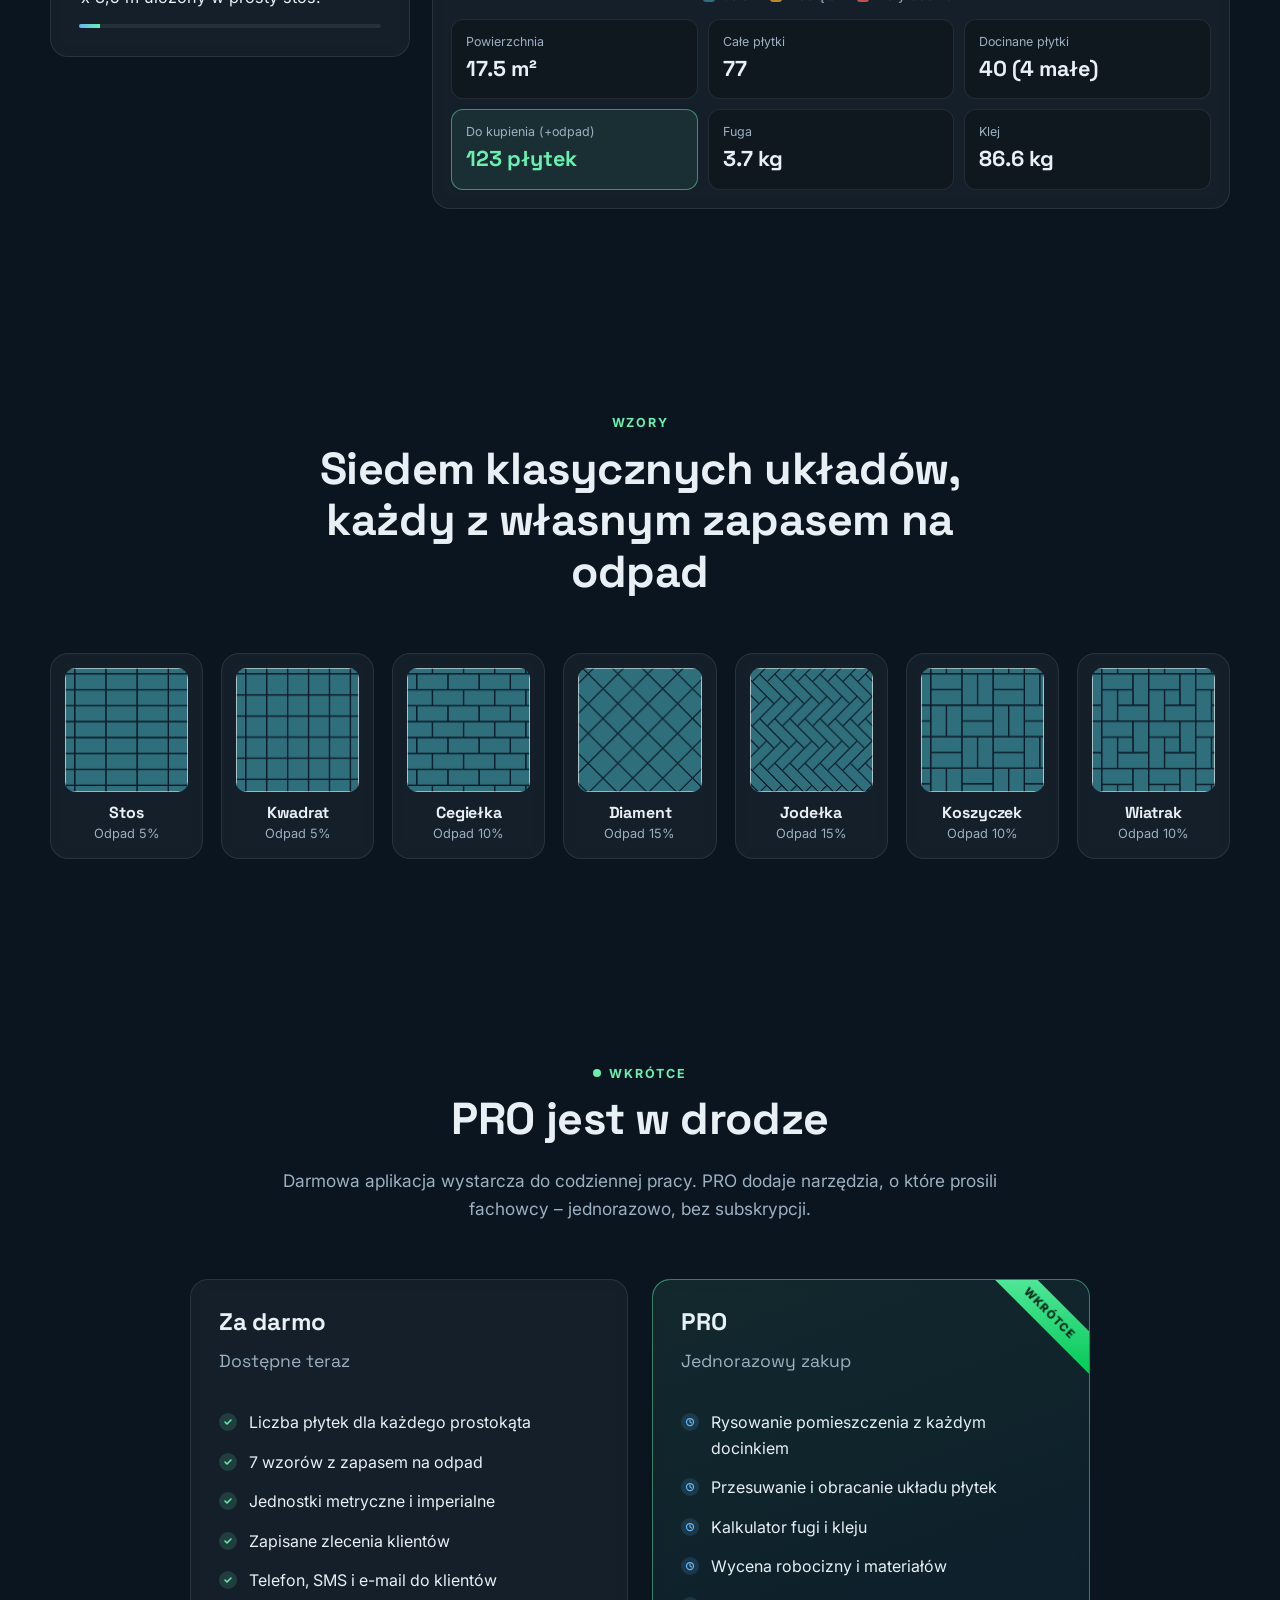
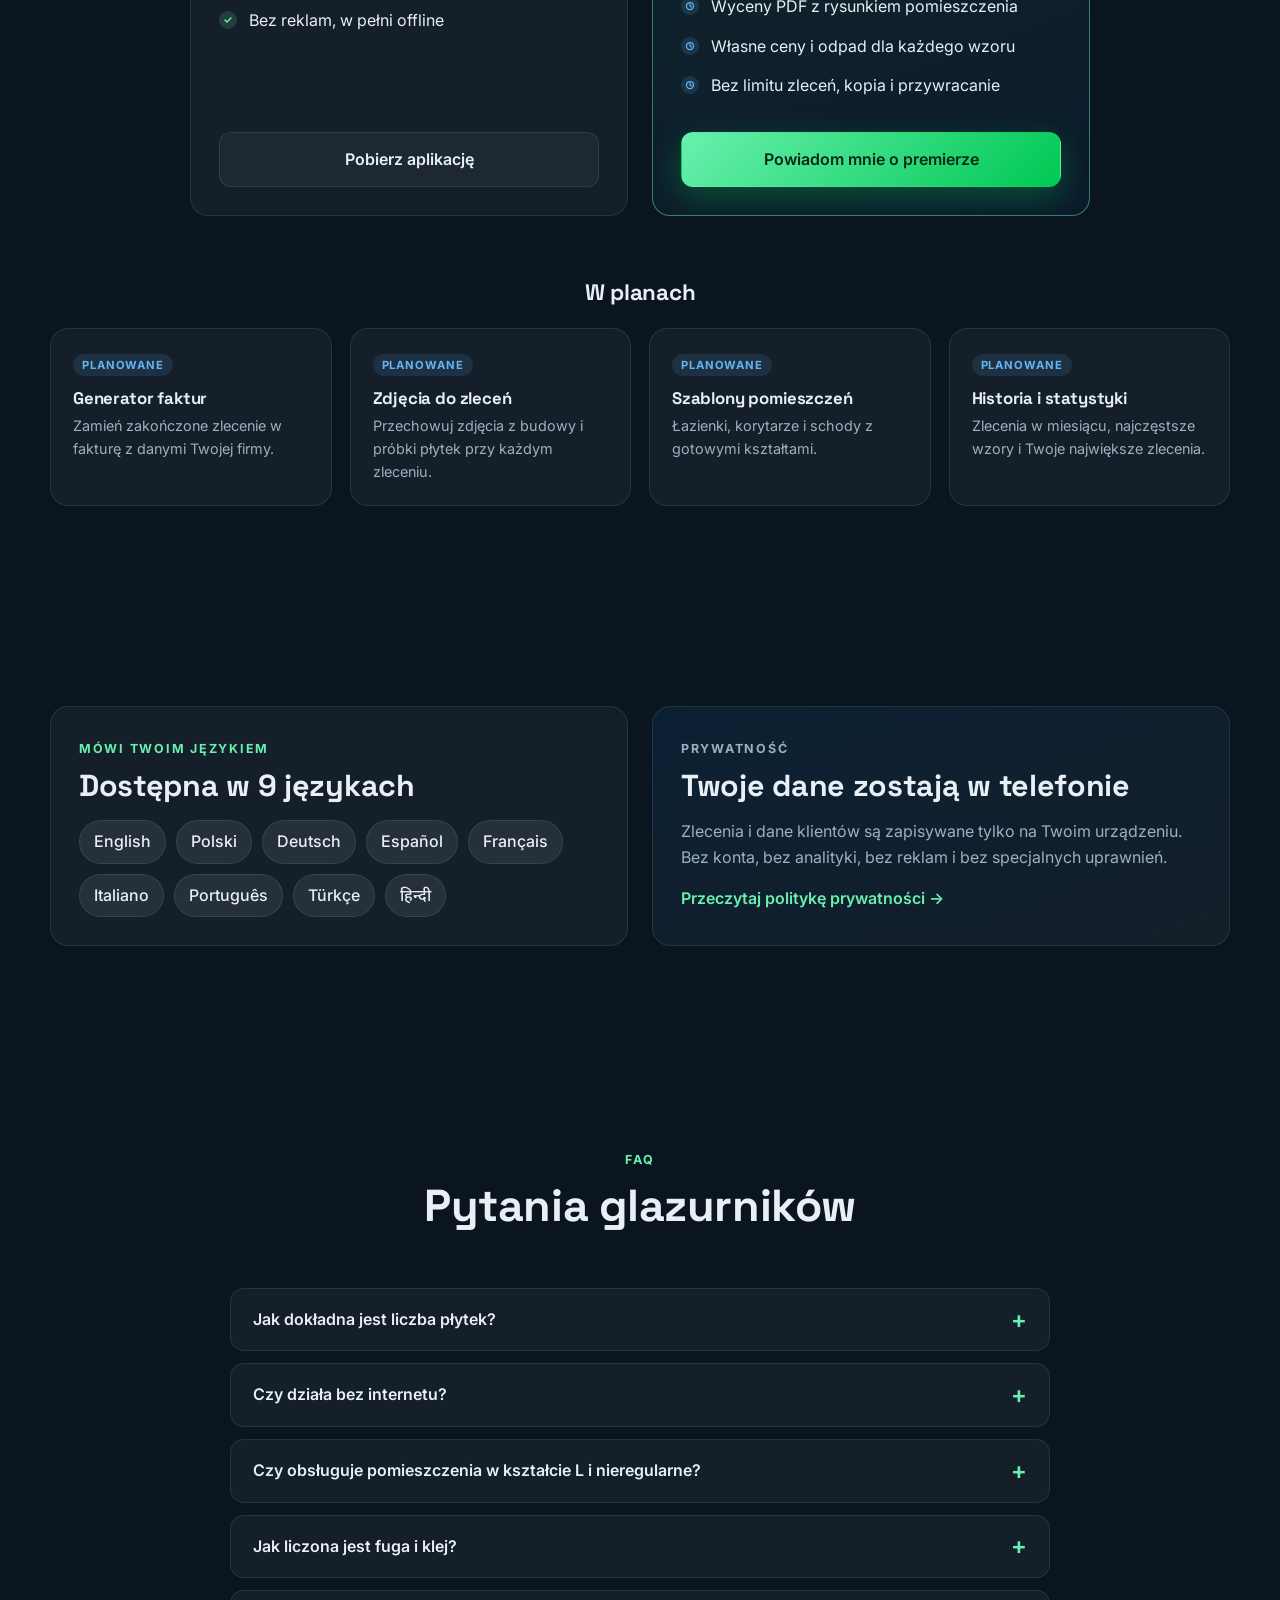
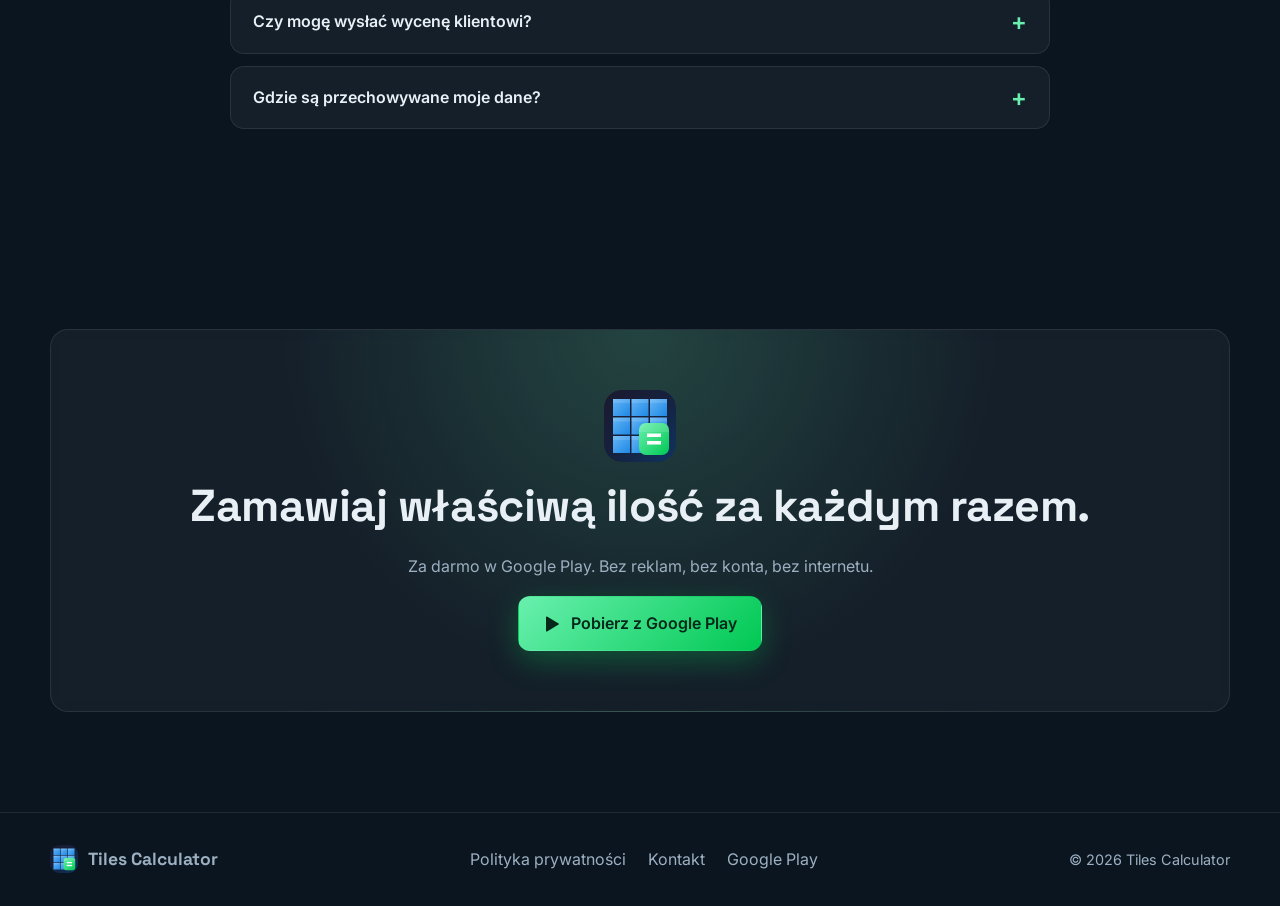
<file: pl/index.html>
<!DOCTYPE html>
<html lang="pl">
<head>
  <meta charset="UTF-8">
  <meta name="viewport" content="width=device-width, initial-scale=1">
  <title>Kalkulator Płytek – Ile płytek potrzebuję? Darmowa aplikacja</title>
  <meta name="description" content="Darmowy kalkulator płytek na Androida. Oblicz, ile płytek potrzebujesz na podłogę lub ścianę: 7 wzorów, zapas na odpad. Bez reklam, offline.">
  <meta name="keywords" content="kalkulator płytek, ile płytek potrzebuję, kalkulator glazury, kalkulator płytek podłogowych, kalkulator płytek ściennych, jodełka, kosztorys glazurnika, aplikacja dla glazurnika, Android">
  <meta name="author" content="Tiles Calculator">
  <meta name="robots" content="index, follow, max-image-preview:large">
  <link rel="canonical" href="https://bianielbianiel.github.io/tiles-calculator/pl/">
  <link rel="alternate" hreflang="en" href="https://bianielbianiel.github.io/tiles-calculator/">
  <link rel="alternate" hreflang="pl" href="https://bianielbianiel.github.io/tiles-calculator/pl/">
  <link rel="alternate" hreflang="de" href="https://bianielbianiel.github.io/tiles-calculator/de/">
  <link rel="alternate" hreflang="es" href="https://bianielbianiel.github.io/tiles-calculator/es/">
  <link rel="alternate" hreflang="fr" href="https://bianielbianiel.github.io/tiles-calculator/fr/">
  <link rel="alternate" hreflang="it" href="https://bianielbianiel.github.io/tiles-calculator/it/">
  <link rel="alternate" hreflang="pt" href="https://bianielbianiel.github.io/tiles-calculator/pt/">
  <link rel="alternate" hreflang="tr" href="https://bianielbianiel.github.io/tiles-calculator/tr/">
  <link rel="alternate" hreflang="hi" href="https://bianielbianiel.github.io/tiles-calculator/hi/">
  <link rel="alternate" hreflang="x-default" href="https://bianielbianiel.github.io/tiles-calculator/">
  <meta name="theme-color" content="#0D1B2A">
  <meta name="color-scheme" content="dark">


  <link rel="icon" type="image/svg+xml" href="../assets/img/logo.svg">
  <link rel="icon" type="image/png" sizes="192x192" href="../assets/img/icon-192.png">
  <link rel="apple-touch-icon" sizes="180x180" href="../assets/img/icon-180.png">
  <link rel="manifest" href="../site.webmanifest">

  <!-- Social sharing (Facebook, WhatsApp, LinkedIn, X) -->
  <meta property="og:type" content="website">
  <meta property="og:site_name" content="Tiles Calculator">
  <meta property="og:locale" content="pl_PL">
  <meta property="og:url" content="https://bianielbianiel.github.io/tiles-calculator/pl/">
  <meta property="og:title" content="Kalkulator Płytek – ile płytek potrzebujesz? Sprawdź w kilka sekund.">
  <meta property="og:description" content="Darmowa aplikacja na Androida dla glazurników, wykonawców i majsterkowiczów. 7 wzorów, zapas na odpad, jednostki metryczne i imperialne. Bez reklam, działa offline.">
  <meta property="og:image" content="https://bianielbianiel.github.io/tiles-calculator/assets/img/og-image.jpg">
  <meta property="og:image:width" content="1200">
  <meta property="og:image:height" content="630">
  <meta property="og:image:alt" content="Aplikacja Kalkulator Płytek – ile płytek potrzebujesz? Sprawdź w kilka sekund.">
  <meta name="twitter:card" content="summary_large_image">
  <meta name="twitter:title" content="Kalkulator Płytek – ile płytek potrzebujesz?">
  <meta name="twitter:description" content="Darmowy kalkulator płytek na Androida. 7 wzorów, zapas na odpad, bez reklam, działa offline.">
  <meta name="twitter:image" content="https://bianielbianiel.github.io/tiles-calculator/assets/img/og-image.jpg">

  <!-- Structured data for Google (app, website, FAQ) -->
  <script type="application/ld+json">{"@context": "https://schema.org", "@type": "SoftwareApplication", "name": "Tiles Calculator", "operatingSystem": "Android", "applicationCategory": "UtilitiesApplication", "description": "Darmowy kalkulator płytek na Androida. Oblicz, ile płytek potrzebujesz do każdego pomieszczenia: 7 wzorów układania, zapas na odpad, jednostki metryczne i imperialne. Bez reklam, działa offline.", "url": "https://bianielbianiel.github.io/tiles-calculator/pl/", "image": "https://bianielbianiel.github.io/tiles-calculator/assets/img/icon-512.png", "screenshot": "https://bianielbianiel.github.io/tiles-calculator/assets/img/og-image.jpg", "offers": {"@type": "Offer", "price": "0", "priceCurrency": "USD"}, "inLanguage": ["en", "pl", "de", "es", "fr", "it", "pt", "tr", "hi"], "downloadUrl": "https://play.google.com/store/apps/details?id=tiles_calculator.tilecalc", "featureList": ["Kalkulator ilości płytek z zapasem na odpad", "7 wzorów układania płytek", "Kilka powierzchni w zleceniu", "Zlecenia klientów", "Jednostki metryczne i imperialne", "Działa offline, bez reklam"]}</script>
  <script type="application/ld+json">{"@context": "https://schema.org", "@type": "WebSite", "name": "Tiles Calculator", "url": "https://bianielbianiel.github.io/tiles-calculator/pl/", "inLanguage": "pl"}</script>
  <script type="application/ld+json">{"@context": "https://schema.org", "@type": "FAQPage", "inLanguage": "pl", "mainEntity": [{"@type": "Question", "name": "Jak dokładna jest liczba płytek?", "acceptedAnswer": {"@type": "Answer", "text": "Aplikacja liczy całe płytki i docinki przy krawędziach każdej powierzchni, a następnie dodaje zapas na odpad dla wybranego wzoru. Nadchodząca wersja PRO ułoży prawdziwy wzór w Twoim pomieszczeniu i policzy każdy docinek."}}, {"@type": "Question", "name": "Czy działa bez internetu?", "acceptedAnswer": {"@type": "Answer", "text": "Tak. Wszystko jest liczone w telefonie, więc działa w piwnicy, na nowej budowie i wszędzie bez zasięgu."}}, {"@type": "Question", "name": "Czy obsługuje pomieszczenia w kształcie L i nieregularne?", "acceptedAnswer": {"@type": "Answer", "text": "Kształty pomieszczeń będą częścią wersji PRO, która pojawi się wkrótce. Wybierzesz kształt L, T, U lub Z, ustawisz każdą ścianę i przeciągniesz narożniki, by dodać wnęki i występy, np. na komin, filar czy wnękę drzwiową. Już dziś możesz dodać kilka prostokątnych powierzchni do jednego zlecenia."}}, {"@type": "Question", "name": "Jak liczona jest fuga i klej?", "acceptedAnswer": {"@type": "Answer", "text": "Kalkulator fugi i kleju pojawi się w wersji PRO. Fuga jest liczona wzorem producentów z rozmiaru płytki, jej grubości i szerokości fugi; klej według typowego zużycia dla zębów pacy, dobieranych automatycznie do rozmiaru płytki. Obie ilości mają 10% zapasu i są zaokrąglane do pełnych worków. Zobaczysz to w podglądzie PRO powyżej."}}, {"@type": "Question", "name": "Czy mogę wysłać wycenę klientowi?", "acceptedAnswer": {"@type": "Answer", "text": "Wyceny PDF pojawią się w wersji PRO: kosztorys z rysunkiem pomieszczenia, liczbą płytek, materiałami i Twoimi cenami, gotowy do wysłania e-mailem, przez WhatsApp lub dowolną aplikację."}}, {"@type": "Question", "name": "Gdzie są przechowywane moje dane?", "acceptedAnswer": {"@type": "Answer", "text": "Tylko na Twoim urządzeniu. Odinstalowanie aplikacji usuwa wszystko. Kopia zapasowa do pliku, który kontrolujesz, pojawi się w wersji PRO."}}]}</script>

  <link rel="preconnect" href="https://fonts.googleapis.com">
  <link rel="preconnect" href="https://fonts.gstatic.com" crossorigin>
  <link href="https://fonts.googleapis.com/css2?family=Inter:wght@400;500;600;700&family=Noto+Sans+Devanagari:wght@500&family=Space+Grotesk:wght@500;600;700&display=swap" rel="stylesheet">
  <link rel="stylesheet" href="../assets/css/style.css?v=8">
</head>
<body>
  <div class="scroll-progress" aria-hidden="true"></div>
  <div class="bg-tiles" aria-hidden="true"></div>
  <canvas class="bg-pattern" aria-hidden="true"></canvas>
  <canvas class="bg-pattern" aria-hidden="true"></canvas>
  <div class="blob blob-1" aria-hidden="true"></div>
  <div class="blob blob-2" aria-hidden="true"></div>

  <!-- ============ Header ============ -->
  <header class="nav" id="top">
    <div class="container nav-inner">
      <a class="brand" href="#top" aria-label="Kalkulator Płytek – strona główna">
        <img src="../assets/img/logo.svg" alt="" width="36" height="36">
        <span>Tiles Calculator</span>
      </a>
      <nav class="nav-links" id="nav-links" aria-label="Menu główne">
        <a href="#features">Funkcje</a>
        <a href="#demo">Podgląd</a>
        <a href="#patterns">Wzory</a>
        <a href="#pro">PRO <span class="soon-pill">wkrótce</span></a>
        <a href="#faq">FAQ</a>
        <div class="lang" id="lang">
          <button class="lang-btn" type="button" aria-haspopup="true" aria-expanded="false" aria-label="Język">
            <svg viewBox="0 0 24 24" aria-hidden="true"><circle cx="12" cy="12" r="9"/><path d="M3 12h18M12 3c2.5 2.7 2.5 15.3 0 18M12 3c-2.5 2.7-2.5 15.3 0 18"/></svg>
            <span>PL</span>
          </button>
          <ul class="lang-menu" role="menu"><li><a href="../" hreflang="en" lang="en" data-lang="en" role="menuitem">English<small>EN</small></a></li><li><a href="../pl/" hreflang="pl" lang="pl" data-lang="pl" role="menuitem" aria-current="true">Polski<small>PL</small></a></li><li><a href="../de/" hreflang="de" lang="de" data-lang="de" role="menuitem">Deutsch<small>DE</small></a></li><li><a href="../es/" hreflang="es" lang="es" data-lang="es" role="menuitem">Español<small>ES</small></a></li><li><a href="../fr/" hreflang="fr" lang="fr" data-lang="fr" role="menuitem">Français<small>FR</small></a></li><li><a href="../it/" hreflang="it" lang="it" data-lang="it" role="menuitem">Italiano<small>IT</small></a></li><li><a href="../pt/" hreflang="pt" lang="pt" data-lang="pt" role="menuitem">Português<small>PT</small></a></li><li><a href="../tr/" hreflang="tr" lang="tr" data-lang="tr" role="menuitem">Türkçe<small>TR</small></a></li><li><a href="../hi/" hreflang="hi" lang="hi" data-lang="hi" role="menuitem">हिन्दी<small>HI</small></a></li></ul>
        </div>
        <a class="btn btn-small btn-primary play-link" href="#" target="_blank" rel="noopener">Pobierz aplikację</a>
      </nav>
      <button class="burger" id="burger" aria-label="Otwórz menu" aria-expanded="false" aria-controls="nav-links">
        <span></span><span></span><span></span>
      </button>
    </div>
  </header>

  <main>
    <!-- ============ Hero ============ -->
    <section class="hero">
      <div class="container hero-grid">
        <div class="hero-copy">
          <p class="badge reveal">Za darmo &middot; Bez reklam &middot; Działa offline</p>
          <h1 class="reveal hero-title">Wycena płytek <span class="gradient-text">w kilka sekund</span>, bez zgadywania.</h1>
          <p class="lead reveal">Podaj wymiary pomieszczenia i płytki, wybierz wzór, a Kalkulator Płytek powie Ci dokładnie, ile płytek kupić – z zapasem na odpad. Dla glazurników, wykonawców i majsterkowiczów.</p>
          <div class="hero-cta reveal">
            <a class="btn btn-primary btn-shine play-link" href="#" target="_blank" rel="noopener">
              <svg viewBox="0 0 24 24" aria-hidden="true"><path d="M4 2.8v18.4c0 .7.8 1.2 1.4.8l15.4-9.2c.6-.4.6-1.2 0-1.6L5.4 2c-.6-.4-1.4.1-1.4.8z"/></svg>
              Pobierz z Google Play
            </a>
            <a class="btn btn-ghost" href="#demo">Zobacz podgląd PRO</a>
          </div>
          <dl class="stats reveal">
            <div><dt><span class="count" data-to="7">0</span></dt><dd>wzorów płytek</dd></div>
            <div><dt><span class="count" data-to="9">0</span></dt><dd>języków</dd></div>
            <div><dt><span class="count" data-to="0">0</span></dt><dd>reklam i śledzenia</dd></div>
            <div><dt><span class="count" data-to="100">0</span>%</dt><dd>offline</dd></div>
          </dl>
        </div>

        <div class="hero-visual reveal">
          <div class="phone">
            <div class="phone-notch"></div>
            <div class="phone-screen calc-screen" aria-label="Ekran darmowego kalkulatora liczący zamówienie płytek" role="img">
              <div class="app-bar"><span>&larr;</span> Kalkulator <span class="home">&#8962;</span></div>
              <div class="calc-spinners">
                <div><small>Pomiar</small><b>metryczna</b></div>
                <div><small>Wzór</small><b class="pat-row"><canvas id="pat-swatch" width="18" height="18"></canvas><span id="calc-pattern">jodełka</span></b></div>
              </div>
              <div class="calc-card">
                <small class="calc-label">Opis zlecenia</small>
                <div class="calc-input wide" id="calc-job"></div>
                <small class="calc-head">Wymiary powierzchni (m)</small>
                <div class="calc-row">
                  <div class="calc-input" id="calc-al"></div><span>x</span>
                  <div class="calc-input" id="calc-aw"></div><span>=</span>
                  <div class="calc-total" id="calc-at">--</div>
                </div>
                <small class="calc-head">Wymiary płytki (cm)</small>
                <div class="calc-row">
                  <div class="calc-input" id="calc-tl"></div><span>x</span>
                  <div class="calc-input" id="calc-tw"></div><span>=</span>
                  <div class="calc-total" id="calc-tt">--</div>
                </div>
              </div>
              <div class="calc-result" id="calc-result">
                <small>Potrzebujesz</small>
                <div class="calc-big"><span id="calc-tiles">0</span> płytek</div>
                <div class="calc-waste">w tym <span id="calc-waste">0</span> odpadu &middot; <span id="calc-wpct">15</span>%</div>
              </div>
              <div class="calc-btn" id="calc-btn">OBLICZ</div>
            </div>
          </div>
          <div class="chips">
            <div class="float-chip chip-1"><span class="dot dot-blue"></span>7 wzorów</div>
            <div class="float-chip chip-2"><span class="dot dot-green"></span>Za darmo, bez reklam</div>
            <div class="float-chip chip-3"><span class="dot dot-orange"></span>Działa offline</div>
          </div>
        </div>
      </div>
      <p class="bg-label" aria-hidden="true"><span class="bg-dot"></span><span class="bg-label-k">Wzór</span><b id="bg-name">Herringbone</b></p>
      <a class="scroll-hint" href="#features" aria-label="Przewiń do funkcji"><span></span></a>
    </section>

    <!-- ============ Features: now + coming soon ============ -->
    <section class="section" id="features">
      <div class="container">
        <header class="section-head reveal">
          <p class="eyebrow">Co otrzymujesz</p>
          <h2>Gotowe już dziś, a wkrótce więcej</h2>
          <p class="sub">Darmowa aplikacja już teraz radzi sobie z codziennymi zleceniami. Narzędzia PRO są na ukończeniu.</p>
        </header>

        <div class="group-head reveal">
          <span class="status-pill now"><span class="pulse-dot"></span>Dostępne teraz</span>
          <h3>W darmowej aplikacji już dziś</h3>
        </div>
        <div class="feature-grid">
          <article class="card feature reveal tilt">
            <div class="icon"><svg viewBox="0 0 24 24"><rect x="3" y="3" width="8" height="8" rx="1"/><rect x="13" y="3" width="8" height="8" rx="1"/><rect x="3" y="13" width="8" height="8" rx="1"/><path d="M14 17h6M17 14v6"/></svg></div>
            <h3>Dokładna liczba płytek</h3>
            <p>Całe płytki, docinki przy krawędziach i zapas na odpad dla każdego wzoru – zamawiasz właściwą ilość za pierwszym razem.</p>
          </article>
          <article class="card feature reveal tilt">
            <div class="icon"><svg viewBox="0 0 24 24"><path d="M4 12l4-4 4 4-4 4zM12 12l4-4 4 4-4 4zM8 8l4-4 4 4M8 16l4 4 4-4"/></svg></div>
            <h3>7 wzorów układania</h3>
            <p>Stos, kwadrat, cegiełka, diament, jodełka, koszyczek i wiatrak – każdy z podglądem.</p>
          </article>
          <article class="card feature reveal tilt">
            <div class="icon"><svg viewBox="0 0 24 24"><rect x="3" y="4" width="18" height="16" rx="2"/><path d="M3 10h18M9 10v10"/></svg></div>
            <h3>Kilka powierzchni w zleceniu</h3>
            <p>Podłoga, ściany, fartuch kuchenny: dodaj tyle powierzchni, ile chcesz, i otrzymaj jedną sumę.</p>
          </article>
          <article class="card feature reveal tilt">
            <div class="icon"><svg viewBox="0 0 24 24"><circle cx="9" cy="8" r="4"/><path d="M2 21c0-4 3-6 7-6s7 2 7 6M17 8h5M19.5 5.5v5"/></svg></div>
            <h3>Zlecenia klientów</h3>
            <p>Zapisuj zlecenia z danymi kontaktowymi, notatkami, statusem i datą rozpoczęcia. Dzwoń, pisz SMS lub e-mail jednym dotknięciem.</p>
          </article>
          <article class="card feature reveal tilt">
            <div class="icon"><svg viewBox="0 0 24 24"><path d="M12 2a10 10 0 100 20 10 10 0 000-20zM2 12h20M12 2c3 3 3 17 0 20M12 2c-3 3-3 17 0 20"/></svg></div>
            <h3>Jednostki metryczne i imperialne</h3>
            <p>Metry i centymetry albo stopy i cale – przełączasz jednym dotknięciem.</p>
          </article>
          <article class="card feature reveal tilt">
            <div class="icon"><svg viewBox="0 0 24 24"><path d="M4 5h16v11H8l-4 4z"/><path d="M8 9h8M8 12h5"/></svg></div>
            <h3>9 języków</h3>
            <p>Polski, angielski, niemiecki, hiszpański, francuski, włoski, portugalski, turecki i hindi.</p>
          </article>
          <article class="card feature reveal tilt">
            <div class="icon"><svg viewBox="0 0 24 24"><path d="M2 8l10 6 10-6M2 8v10h20V8M2 8l10-5 10 5"/><path d="M4 4l16 16"/></svg></div>
            <h3>Działa offline</h3>
            <p>Bez internetu i bez konta. Otwórz aplikację na budowie i licz od razu.</p>
          </article>
          <article class="card feature reveal tilt">
            <div class="icon"><svg viewBox="0 0 24 24"><rect x="5" y="10" width="14" height="11" rx="2"/><path d="M8 10V7a4 4 0 018 0v3"/></svg></div>
            <h3>Prywatnie, bez reklam</h3>
            <p>Bez reklam i śledzenia. Dane Twoich klientów nigdy nie opuszczają telefonu.</p>
          </article>
        </div>

        <div class="group-head soon reveal">
          <span class="status-pill soon"><span class="clock"></span>Wkrótce &middot; PRO</span>
          <h3>Nadchodzi w wersji PRO</h3>
          <p>Jednorazowy zakup, bez subskrypcji.</p>
        </div>
        <div class="feature-grid soon-grid">
          <article class="card feature soon-card reveal tilt">
            <span class="tag tag-soon">Wkrótce</span>
            <div class="icon"><svg viewBox="0 0 24 24"><path d="M3 3h10v8h8v10H3z"/><circle cx="3" cy="3" r="1.6"/><circle cx="13" cy="11" r="1.6"/></svg></div>
            <h3>Rysowanie kształtu pomieszczenia</h3>
            <p>L, T, U, Z lub własny obrys. Przeciągaj narożniki, dodawaj wnęki i występy, ustaw każdą ścianę co do centymetra.</p>
          </article>
          <article class="card feature soon-card reveal tilt">
            <span class="tag tag-soon">Wkrótce</span>
            <div class="icon"><svg viewBox="0 0 24 24"><path d="M4 4h7v7H4zM13 13h7v7h-7z"/><path d="M15 4a5 5 0 015 5M9 20a5 5 0 01-5-5"/></svg></div>
            <h3>Każdy docinek na widoku</h3>
            <p>Płytki narysowane w skali: całe, docinane i małe docinki. Przesuwaj i obracaj układ, by wyrównać docinki.</p>
          </article>
          <article class="card feature soon-card reveal tilt">
            <span class="tag tag-soon">Wkrótce</span>
            <div class="icon"><svg viewBox="0 0 24 24"><path d="M5 20h14M7 20V9h10v11M9 9V5h6v4"/><path d="M10 13h4"/></svg></div>
            <h3>Fuga i klej</h3>
            <p>Kilogramy i worki na podstawie szerokości fugi, grubości płytki i rozmiaru pacy – w mm lub calach.</p>
          </article>
          <article class="card feature soon-card reveal tilt">
            <span class="tag tag-soon">Wkrótce</span>
            <div class="icon"><svg viewBox="0 0 24 24"><path d="M6 2h9l5 5v15H6z"/><path d="M14 2v6h6M9 13h8M9 17h5"/></svg></div>
            <h3>Wyceny w PDF</h3>
            <p>Przejrzysty kosztorys z rysunkiem pomieszczenia, liczbą płytek, materiałami i Twoimi cenami – gotowy do wysłania.</p>
          </article>
          <article class="card feature soon-card reveal tilt">
            <span class="tag tag-soon">Wkrótce</span>
            <div class="icon"><svg viewBox="0 0 24 24"><circle cx="12" cy="12" r="9"/><path d="M14.5 9a3 3 0 00-5 1c0 3 5 1 5 4a3 3 0 01-5 1M12 6v2M12 16v2"/></svg></div>
            <h3>Wycena z materiałem</h3>
            <p>Cena robocizny plus koszt płytek, fugi i kleju – z własną ceną i odpadem dla każdego wzoru.</p>
          </article>
          <article class="card feature soon-card reveal tilt">
            <span class="tag tag-soon">Wkrótce</span>
            <div class="icon"><svg viewBox="0 0 24 24"><path d="M12 3v12M7 10l5 5 5-5"/><path d="M4 17v3h16v-3"/></svg></div>
            <h3>Kopia zapasowa i przywracanie</h3>
            <p>Bez limitu zleceń, zapisywanych do pliku kopii, który kontrolujesz, i przywracanych na nowym telefonie.</p>
          </article>
        </div>
      </div>
    </section>

    <!-- ============ How it works ============ -->
    <section class="section steps-section">
      <div class="container">
        <header class="section-head reveal">
          <p class="eyebrow">Jak to działa</p>
          <h2>Trzy kroki do zamówienia płytek</h2>
        </header>
        <ol class="steps">
          <li class="step reveal"><span class="step-num">1</span><h3>Zmierz</h3><p>Wpisz długość i szerokość każdej powierzchni. <span class="inline-soon">Wkrótce:</span> narysuj kształt pomieszczenia i dotknij ściany, aby ustawić jej długość.</p></li>
          <li class="step reveal"><span class="step-num">2</span><h3>Wybierz płytki</h3><p>Wybierz wzór i rozmiar płytki. <span class="inline-soon">Wkrótce:</span> ustaw szerokość fugi oraz przesuwaj i obracaj układ.</p></li>
          <li class="step reveal"><span class="step-num">3</span><h3>Zamów i wyceń</h3><p>Sprawdź, ile płytek kupić, i zapisz zlecenie z danymi klienta. <span class="inline-soon">Wkrótce:</span> fuga, klej i wycena w PDF.</p></li>
        </ol>
      </div>
    </section>

    <!-- ============ From the maker ============ -->
    <section class="section maker-section" id="about">
      <div class="container narrow">
        <figure class="maker card reveal">
          <span class="maker-quote" aria-hidden="true">&ldquo;</span>
          <h2 class="maker-title">Od glazurnika, który ją stworzył</h2>
          <blockquote>
            <p>Przez ponad 10 lat pracowałem jako glazurnik. Każde zlecenie zaczynało się tak samo: mierzenie pomieszczenia, liczenie, ile płytek zamówić, dodanie zapasu na docinki i stłuczki, i nadzieja, że wszystko się zgadza. Zamówisz za mało, tracisz pół dnia na powrót do hurtowni. Zamówisz za dużo, klient płaci za kartony, których nie potrzebuje.</p>
            <p>Dlatego wymyśliłem Kalkulator Płytek, żeby pomóc innym glazurnikom właśnie z tym. Wpisujesz wymiary pomieszczenia i płytki, wybierasz wzór, a aplikacja mówi, ile płytek kupić, razem z zapasem na odpad. Trzyma też Twoje zlecenia i dane klientów w jednym miejscu, więc nie szukasz ich po notatkach i wiadomościach.</p>
            <p>Jest darmowa, bez reklam i działa bez internetu, bo zawsze chciałem, żeby taka aplikacja tak działała na budowie. Kolejne funkcje tworzę na podstawie tego, o co proszą glazurnicy, więc jeśli coś ułatwiłoby Ci pracę, daj znać.</p>
          </blockquote>
          <figcaption class="maker-sign">
            <span class="maker-avatar" aria-hidden="true"><img src="../assets/img/logo.svg" alt="" width="48" height="48"></span>
            <span><b>Ponad 10 lat jako glazurnik</b><small>Twórca Kalkulatora Płytek</small></span>
            <a class="btn btn-ghost btn-small maker-btn" href="mailto:website.scss@gmail.com?subject=Tiles%20Calculator">Wyślij mi swoje pomysły</a>
          </figcaption>
        </figure>
      </div>
    </section>

    <!-- ============ Live demo ============ -->
    <section class="section" id="demo">
      <div class="container">
        <header class="section-head reveal">
          <p class="eyebrow"><span class="status-pill soon small"><span class="clock"></span>Podgląd PRO</span></p>
          <h2>Zobacz nadchodzące narzędzie PRO w akcji</h2>
          <p class="sub">Animowany podgląd nadchodzącej wersji PRO. Każda liczba płytek, docinków i materiałów poniżej jest liczona tą samą metodą co w aplikacji.</p>
        </header>

        <div class="demo reveal">
          <div class="demo-controls card" aria-live="polite">
            <ol class="demo-steps" id="demo-steps">
              <li data-step="0"><span class="ds-num">1</span><div><b>Kształt pomieszczenia</b><span id="ds-shape">Prostokąt</span></div></li>
              <li data-step="1"><span class="ds-num">2</span><div><b>Wzór</b><span id="ds-pattern">Stos</span></div></li>
              <li data-step="2"><span class="ds-num">3</span><div><b>Rozmiar płytki</b><span id="ds-tile">60 x 30 cm</span></div></li>
              <li data-step="3"><span class="ds-num">4</span><div><b>Fuga</b><span id="ds-gap">3 mm</span></div></li>
              <li data-step="4"><span class="ds-num">5</span><div><b>Układ</b><span id="ds-layout">Centred, 0°</span></div></li>
            </ol>
            <p class="demo-caption" id="demo-caption">Zacznij od wymiarów pomieszczenia.</p>
            <div class="demo-progress" aria-hidden="true"><span id="demo-bar"></span></div>
          </div>

          <div class="demo-stage card">
            <canvas id="demo-canvas" aria-label="Animowany podgląd układania płytek w różnych pomieszczeniach i wzorach" role="img"></canvas>
            <div class="legend">
              <span><i class="sw sw-full"></i>Cała</span>
              <span><i class="sw sw-cut"></i>Docięta</span>
              <span><i class="sw sw-small"></i>Mały docinek</span>
            </div>
            <div class="results">
              <div class="result"><span class="r-label">Powierzchnia</span><span class="r-value" id="r-area">–</span></div>
              <div class="result"><span class="r-label">Całe płytki</span><span class="r-value" id="r-full">–</span></div>
              <div class="result"><span class="r-label">Docinane płytki</span><span class="r-value" id="r-cut">–</span></div>
              <div class="result accent"><span class="r-label">Do kupienia (+odpad)</span><span class="r-value" id="r-buy">–</span></div>
              <div class="result"><span class="r-label">Fuga</span><span class="r-value" id="r-grout">–</span></div>
              <div class="result"><span class="r-label">Klej</span><span class="r-value" id="r-glue">–</span></div>
            </div>
          </div>
        </div>
      </div>
    </section>

    <!-- ============ Patterns ============ -->
    <section class="section" id="patterns">
      <div class="container">
        <header class="section-head reveal">
          <p class="eyebrow">Wzory</p>
          <h2>Siedem klasycznych układów, każdy z własnym zapasem na odpad</h2>
        </header>
        <div class="pattern-grid" id="pattern-grid"><!-- filled by main.js --></div>
      </div>
    </section>

    <!-- ============ PRO (coming soon) ============ -->
    <section class="section" id="pro">
      <div class="container">
        <header class="section-head reveal">
          <p class="eyebrow"><span class="pulse-dot"></span>Wkrótce</p>
          <h2>PRO jest w drodze</h2>
          <p class="sub">Darmowa aplikacja wystarcza do codziennej pracy. PRO dodaje narzędzia, o które prosili fachowcy – jednorazowo, bez subskrypcji.</p>
        </header>
        <div class="plans">
          <article class="card plan reveal">
            <h3>Za darmo</h3>
            <p class="price">Dostępne teraz</p>
            <ul class="checks">
              <li>Liczba płytek dla każdego prostokąta</li>
              <li>7 wzorów z zapasem na odpad</li>
              <li>Jednostki metryczne i imperialne</li>
              <li>Zapisane zlecenia klientów</li>
              <li>Telefon, SMS i e-mail do klientów</li>
              <li>Bez reklam, w pełni offline</li>
            </ul>
            <a class="btn btn-ghost play-link" href="#" target="_blank" rel="noopener">Pobierz aplikację</a>
          </article>
          <article class="card plan plan-pro reveal">
            <span class="ribbon">Wkrótce</span>
            <h3>PRO</h3>
            <p class="price">Jednorazowy zakup</p>
            <ul class="checks soon">
              <li>Rysowanie pomieszczenia z każdym docinkiem</li>
              <li>Przesuwanie i obracanie układu płytek</li>
              <li>Kalkulator fugi i kleju</li>
              <li>Wycena robocizny i materiałów</li>
              <li>Wyceny PDF z rysunkiem pomieszczenia</li>
              <li>Własne ceny i odpad dla każdego wzoru</li>
              <li>Bez limitu zleceń, kopia i przywracanie</li>
            </ul>
            <a class="btn btn-primary btn-shine" href="mailto:website.scss@gmail.com?subject=Tiles%20Calculator%20PRO">Powiadom mnie o premierze</a>
          </article>
        </div>

        <h3 class="roadmap-title reveal">W planach</h3>
        <div class="roadmap">
          <div class="road-item card reveal"><span class="status">Planowane</span><h4>Generator faktur</h4><p>Zamień zakończone zlecenie w fakturę z danymi Twojej firmy.</p></div>
          <div class="road-item card reveal"><span class="status">Planowane</span><h4>Zdjęcia do zleceń</h4><p>Przechowuj zdjęcia z budowy i próbki płytek przy każdym zleceniu.</p></div>
          <div class="road-item card reveal"><span class="status">Planowane</span><h4>Szablony pomieszczeń</h4><p>Łazienki, korytarze i schody z gotowymi kształtami.</p></div>
          <div class="road-item card reveal"><span class="status">Planowane</span><h4>Historia i statystyki</h4><p>Zlecenia w miesiącu, najczęstsze wzory i Twoje największe zlecenia.</p></div>
        </div>
      </div>
    </section>

    <!-- ============ Languages + privacy ============ -->
    <section class="section">
      <div class="container two-col">
        <div class="card reveal">
          <p class="eyebrow">Mówi Twoim językiem</p>
          <h2 class="h2-small">Dostępna w 9 językach</h2>
          <ul class="langs">
            <li>English</li><li>Polski</li><li>Deutsch</li><li>Español</li><li>Français</li>
            <li>Italiano</li><li>Português</li><li>Türkçe</li><li>हिन्दी</li>
          </ul>
        </div>
        <div class="card reveal privacy-card">
          <p class="eyebrow">Prywatność</p>
          <h2 class="h2-small">Twoje dane zostają w telefonie</h2>
          <p>Zlecenia i dane klientów są zapisywane tylko na Twoim urządzeniu. Bez konta, bez analityki, bez reklam i bez specjalnych uprawnień.</p>
          <a class="text-link" href="https://bianielbianiel.github.io/tiles-calculator-privacy/" rel="noopener">Przeczytaj politykę prywatności &rarr;</a>
        </div>
      </div>
    </section>

    <!-- ============ FAQ ============ -->
    <section class="section" id="faq">
      <div class="container narrow">
        <header class="section-head reveal">
          <p class="eyebrow">FAQ</p>
          <h2>Pytania glazurników</h2>
        </header>
        <div class="faq">
          <details class="reveal"><summary>Jak dokładna jest liczba płytek?</summary><p>Aplikacja liczy całe płytki i docinki przy krawędziach każdej powierzchni, a następnie dodaje zapas na odpad dla wybranego wzoru. Nadchodząca wersja PRO ułoży prawdziwy wzór w Twoim pomieszczeniu i policzy każdy docinek.</p></details>
          <details class="reveal"><summary>Czy działa bez internetu?</summary><p>Tak. Wszystko jest liczone w telefonie, więc działa w piwnicy, na nowej budowie i wszędzie bez zasięgu.</p></details>
          <details class="reveal"><summary>Czy obsługuje pomieszczenia w kształcie L i nieregularne?</summary><p>Kształty pomieszczeń będą częścią wersji PRO, która pojawi się wkrótce. Wybierzesz kształt L, T, U lub Z, ustawisz każdą ścianę i przeciągniesz narożniki, by dodać wnęki i występy, np. na komin, filar czy wnękę drzwiową. Już dziś możesz dodać kilka prostokątnych powierzchni do jednego zlecenia.</p></details>
          <details class="reveal"><summary>Jak liczona jest fuga i klej?</summary><p>Kalkulator fugi i kleju pojawi się w wersji PRO. Fuga jest liczona wzorem producentów z rozmiaru płytki, jej grubości i szerokości fugi; klej według typowego zużycia dla zębów pacy, dobieranych automatycznie do rozmiaru płytki. Obie ilości mają 10% zapasu i są zaokrąglane do pełnych worków. Zobaczysz to w podglądzie PRO powyżej.</p></details>
          <details class="reveal"><summary>Czy mogę wysłać wycenę klientowi?</summary><p>Wyceny PDF pojawią się w wersji PRO: kosztorys z rysunkiem pomieszczenia, liczbą płytek, materiałami i Twoimi cenami, gotowy do wysłania e-mailem, przez WhatsApp lub dowolną aplikację.</p></details>
          <details class="reveal"><summary>Gdzie są przechowywane moje dane?</summary><p>Tylko na Twoim urządzeniu. Odinstalowanie aplikacji usuwa wszystko. Kopia zapasowa do pliku, który kontrolujesz, pojawi się w wersji PRO.</p></details>
        </div>
      </div>
    </section>

    <!-- ============ CTA ============ -->
    <section class="section cta-section">
      <div class="container">
        <div class="cta card reveal">
          <img src="../assets/img/logo.svg" alt="" width="72" height="72" class="cta-logo">
          <h2>Zamawiaj właściwą ilość za każdym razem.</h2>
          <p>Za darmo w Google Play. Bez reklam, bez konta, bez internetu.</p>
          <a class="btn btn-primary btn-shine play-link" href="#" target="_blank" rel="noopener">
            <svg viewBox="0 0 24 24" aria-hidden="true"><path d="M4 2.8v18.4c0 .7.8 1.2 1.4.8l15.4-9.2c.6-.4.6-1.2 0-1.6L5.4 2c-.6-.4-1.4.1-1.4.8z"/></svg>
            Pobierz z Google Play
          </a>
        </div>
      </div>
    </section>
  </main>

  <footer class="footer">
    <div class="container footer-inner">
      <a class="brand" href="#top"><img src="../assets/img/logo.svg" alt="" width="28" height="28"><span>Tiles Calculator</span></a>
      <nav aria-label="Stopka">
        <a href="https://bianielbianiel.github.io/tiles-calculator-privacy/" rel="noopener">Polityka prywatności</a>
        <a href="mailto:website.scss@gmail.com">Kontakt</a>
        <a class="play-link" href="#" target="_blank" rel="noopener">Google Play</a>
      </nav>
      <p class="copy">&copy; <span id="year">2026</span> Tiles Calculator</p>
    </div>
  </footer>

  <script>window.I18N = {"Basketweave": "Koszyczek", "Brick": "Cegiełka", "Diamond": "Diament", "Herringbone": "Jodełka", "Stack": "Stos", "Square": "Kwadrat", "Windmill": "Wiatrak", "basketweave": "koszyczek", "brick": "cegiełka", "diamond": "diament", "herringbone": "jodełka", "stack": "stos", "square": "kwadrat", "windmill": "wiatrak", "Kitchen floor": "Podłoga w kuchni", "Bathroom wall": "Ściana w łazience", "Hallway": "Korytarz", "Shower floor": "Brodzik", "Rectangle": "Prostokąt", "L-shape": "Kształt L", "T-shape": "Kształt T", "U-shape": "Kształt U", "Moved": "Przesunięty", "Centred": "Wyśrodkowany", "small": "małe", "tiles": "płytek", "Waste": "Odpad", "Start with the room: a 5 x 3.5 m rectangle, laid in a simple stack.": "Zacznij od pomieszczenia: prostokąt 5 x 3,5 m ułożony w prosty stos.", "Switch to brick. Every row shifts by half a tile and the cuts move with it.": "Zmień na cegiełkę. Każdy rząd przesuwa się o pół płytki, a docinki razem z nim.", "Herringbone: the app lays the real pattern and counts every cut piece.": "Jodełka: aplikacja układa prawdziwy wzór i liczy każdy docinek.", "Smaller 30 x 10 cm tiles: more tiles, more cuts along the walls.": "Mniejsze płytki 30 x 10 cm: więcej płytek i więcej docinków przy ścianach.", "Wider grout joints change the count, the grout to buy and the drawing.": "Szersze fugi zmieniają liczbę płytek, ilość fugi do kupienia i rysunek.", "Rotate the whole layout with two fingers. It snaps to 45 degrees.": "Obróć cały układ dwoma palcami. Przyciąga się co 45 stopni.", "Drag the tiles to balance the cuts, so no thin slivers end up at the walls.": "Przeciągnij płytki, by wyrównać docinki – bez wąskich pasków przy ścianach.", "Real rooms are rarely rectangles. Pick an L-shape and set each wall.": "Pomieszczenia rzadko są prostokątne. Wybierz kształt L i ustaw każdą ścianę.", "Or a U-shape with basketweave. Tiles, grout and adhesive are worked out for you.": "Albo kształt U z koszyczkiem. Płytki, fuga i klej policzą się same.", "A T-shaped room in diamond. Every room is ready for a PDF quote.": "Pomieszczenie w kształcie T w diament. Każde jest gotowe do wyceny PDF.", "Pattern": "Wzór"};</script>
  <script src="../assets/js/tiles-engine.js?v=8" defer></script>
  <script src="../assets/js/main.js?v=8" defer></script>
</body>
</html>
</file>
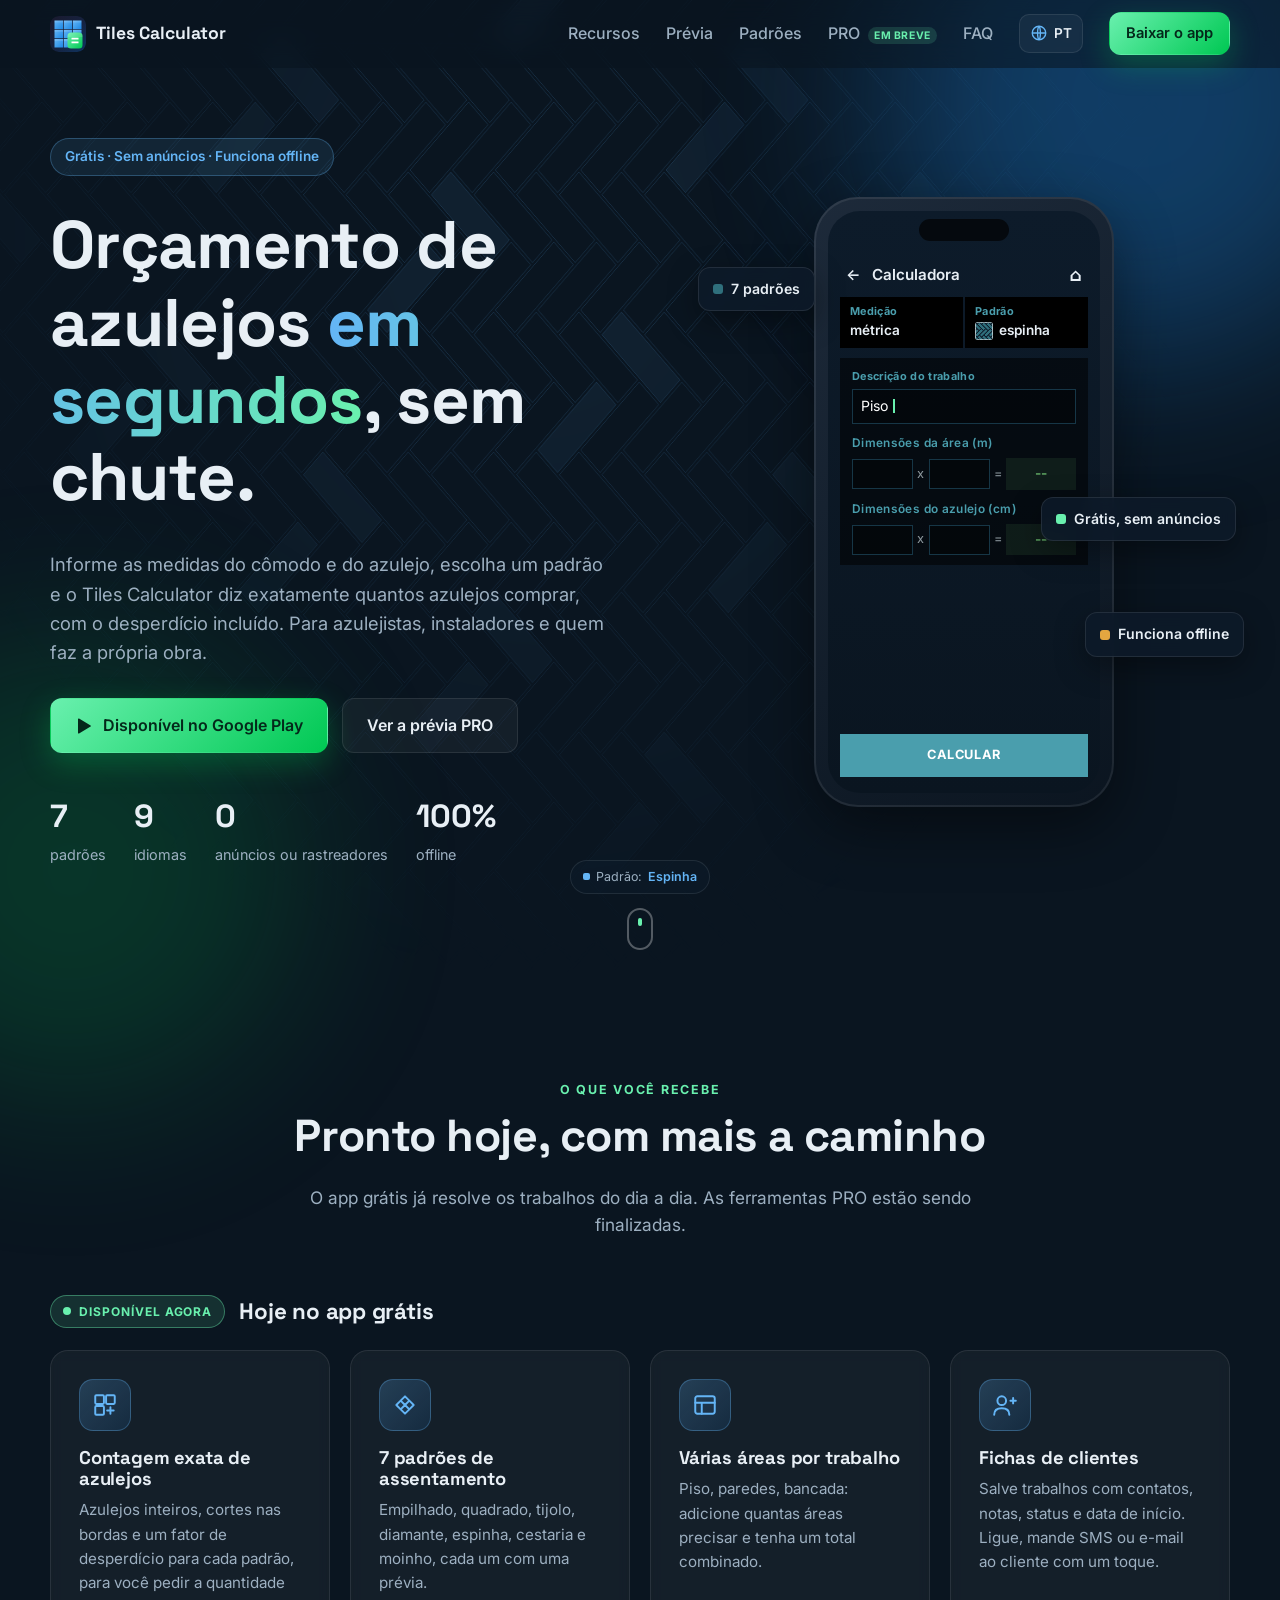
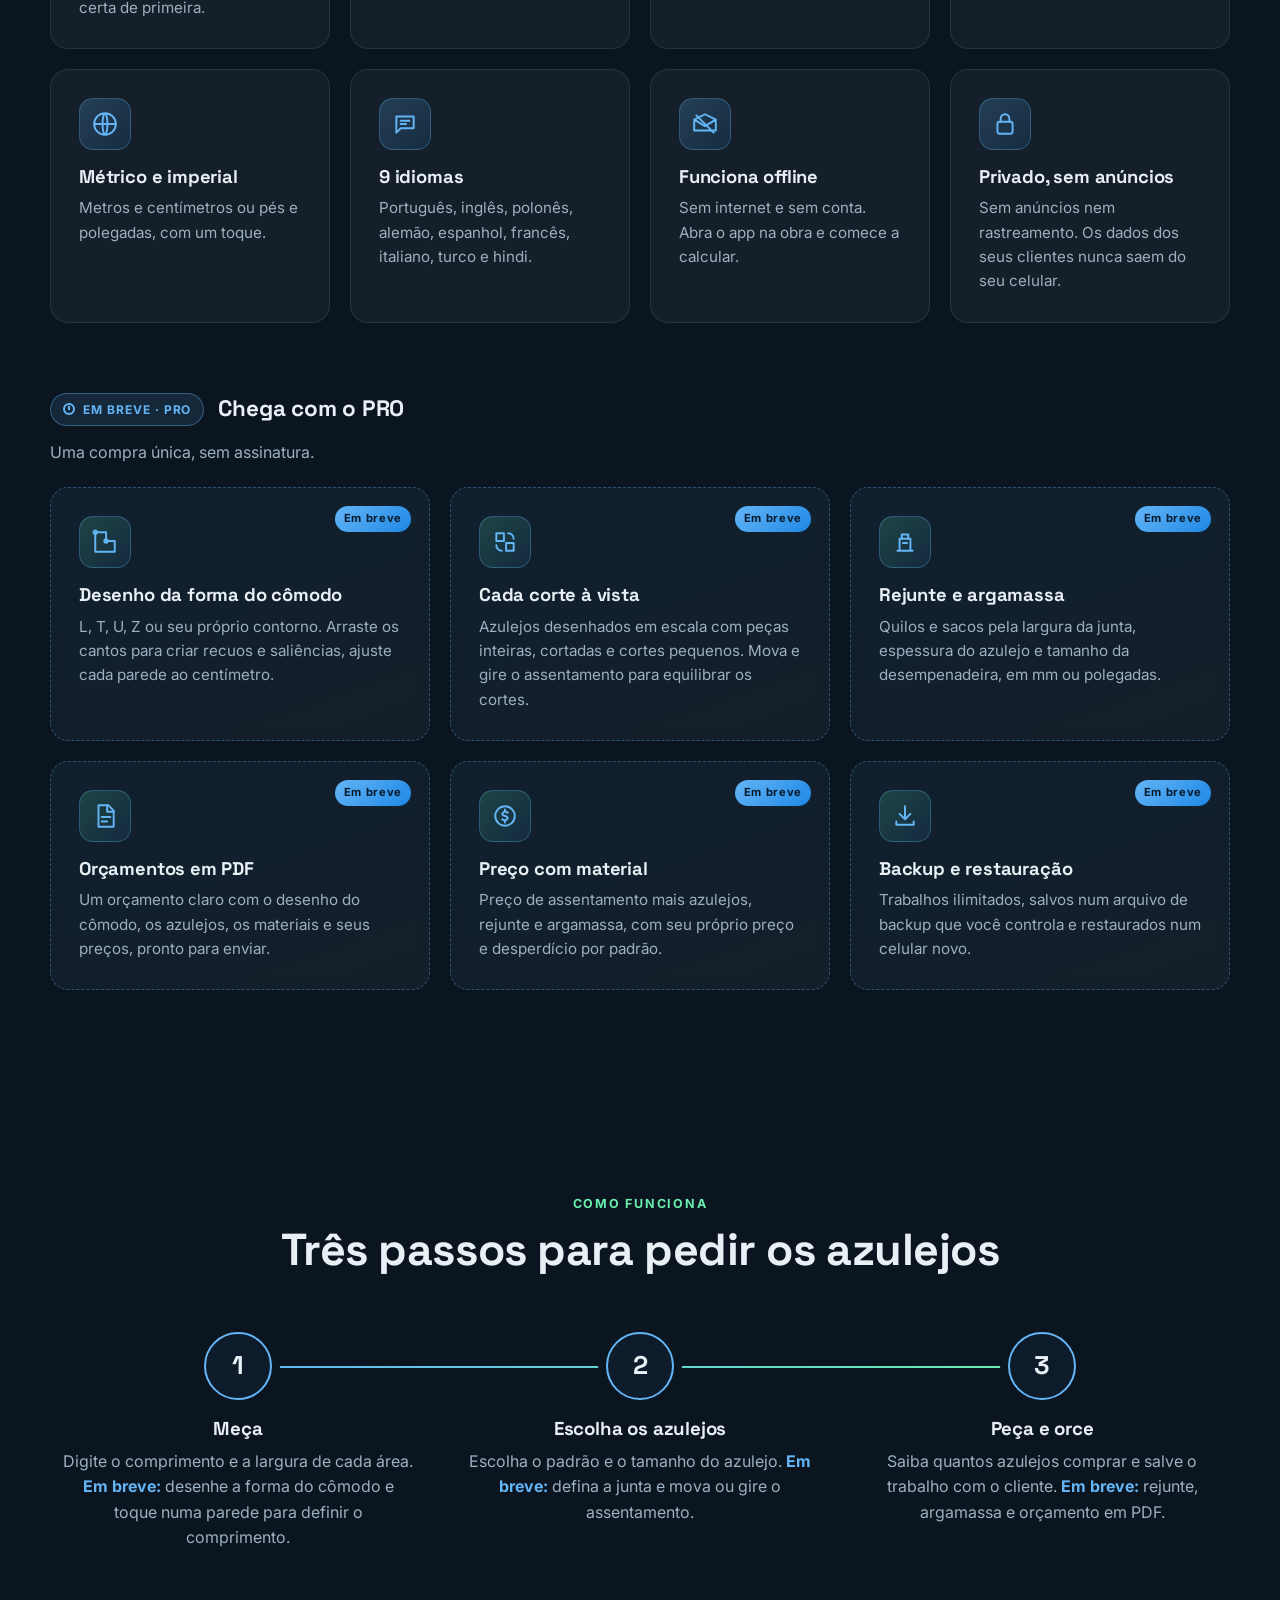
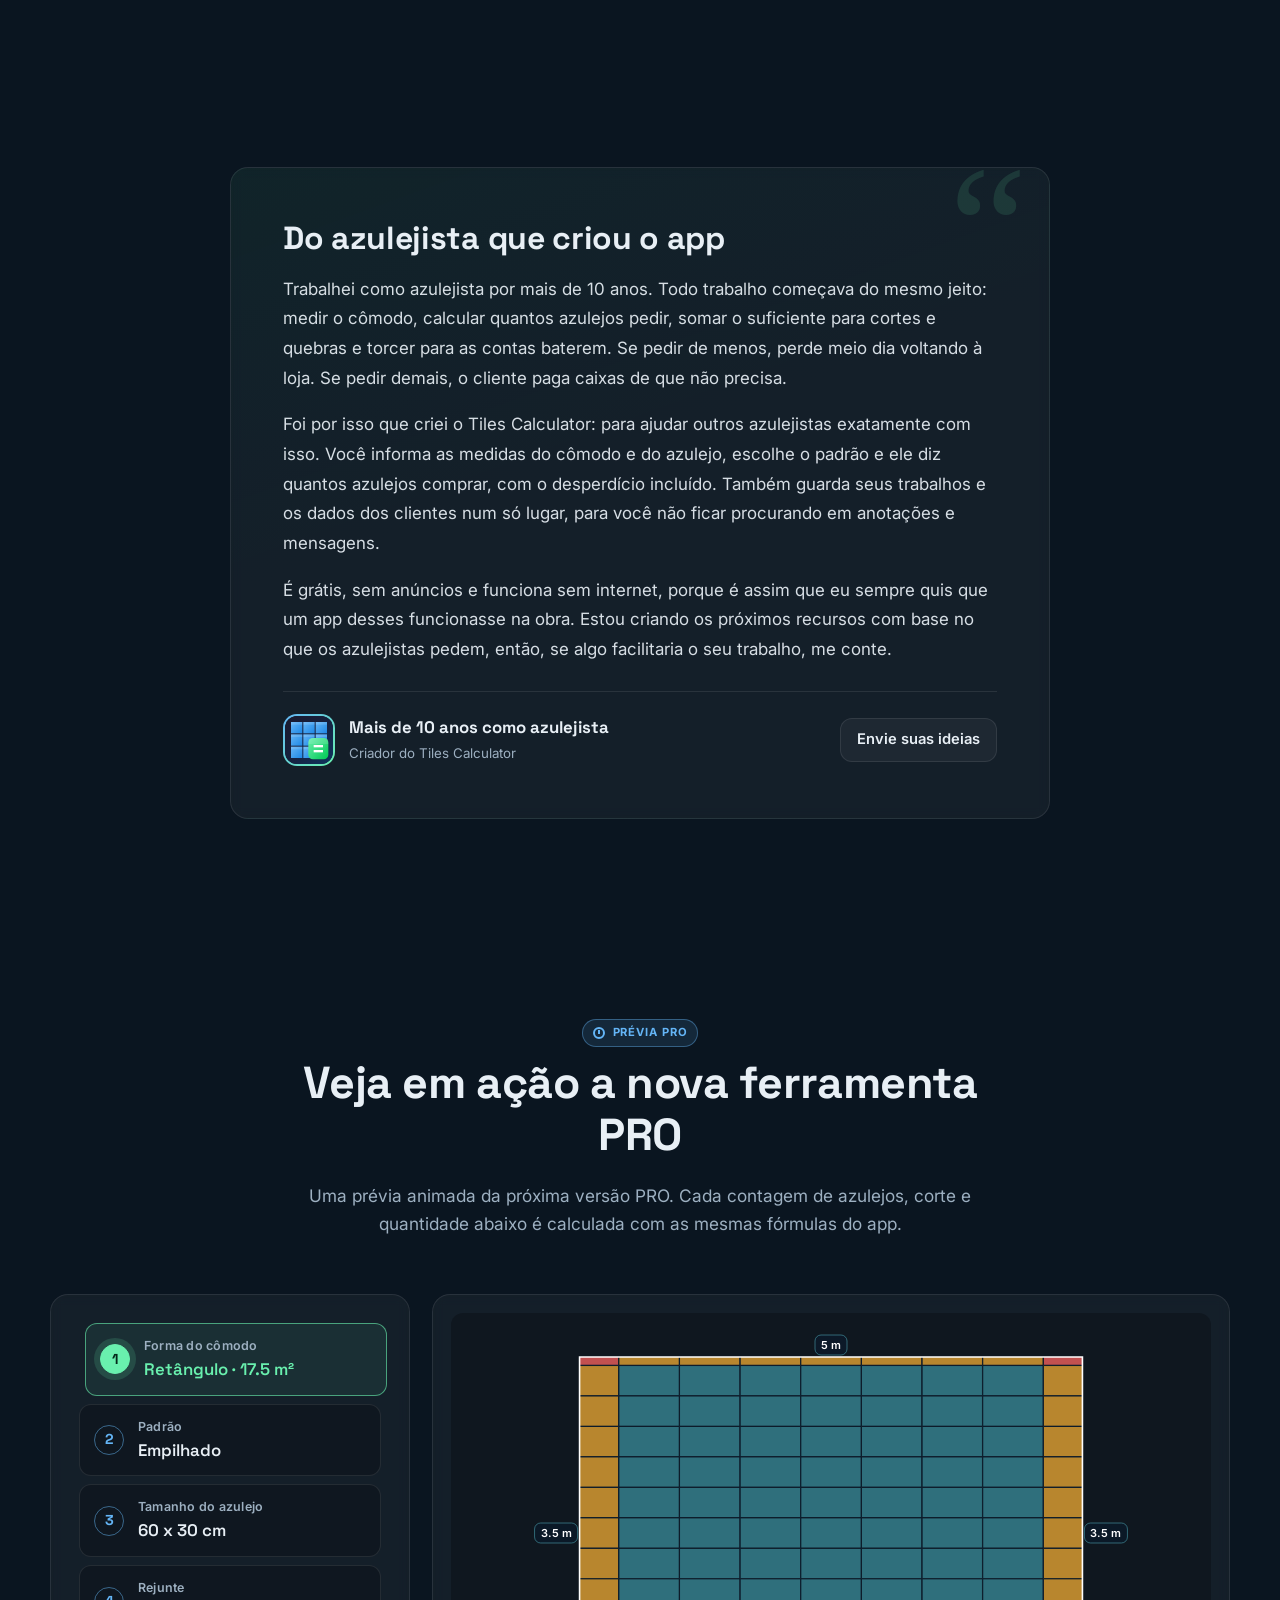
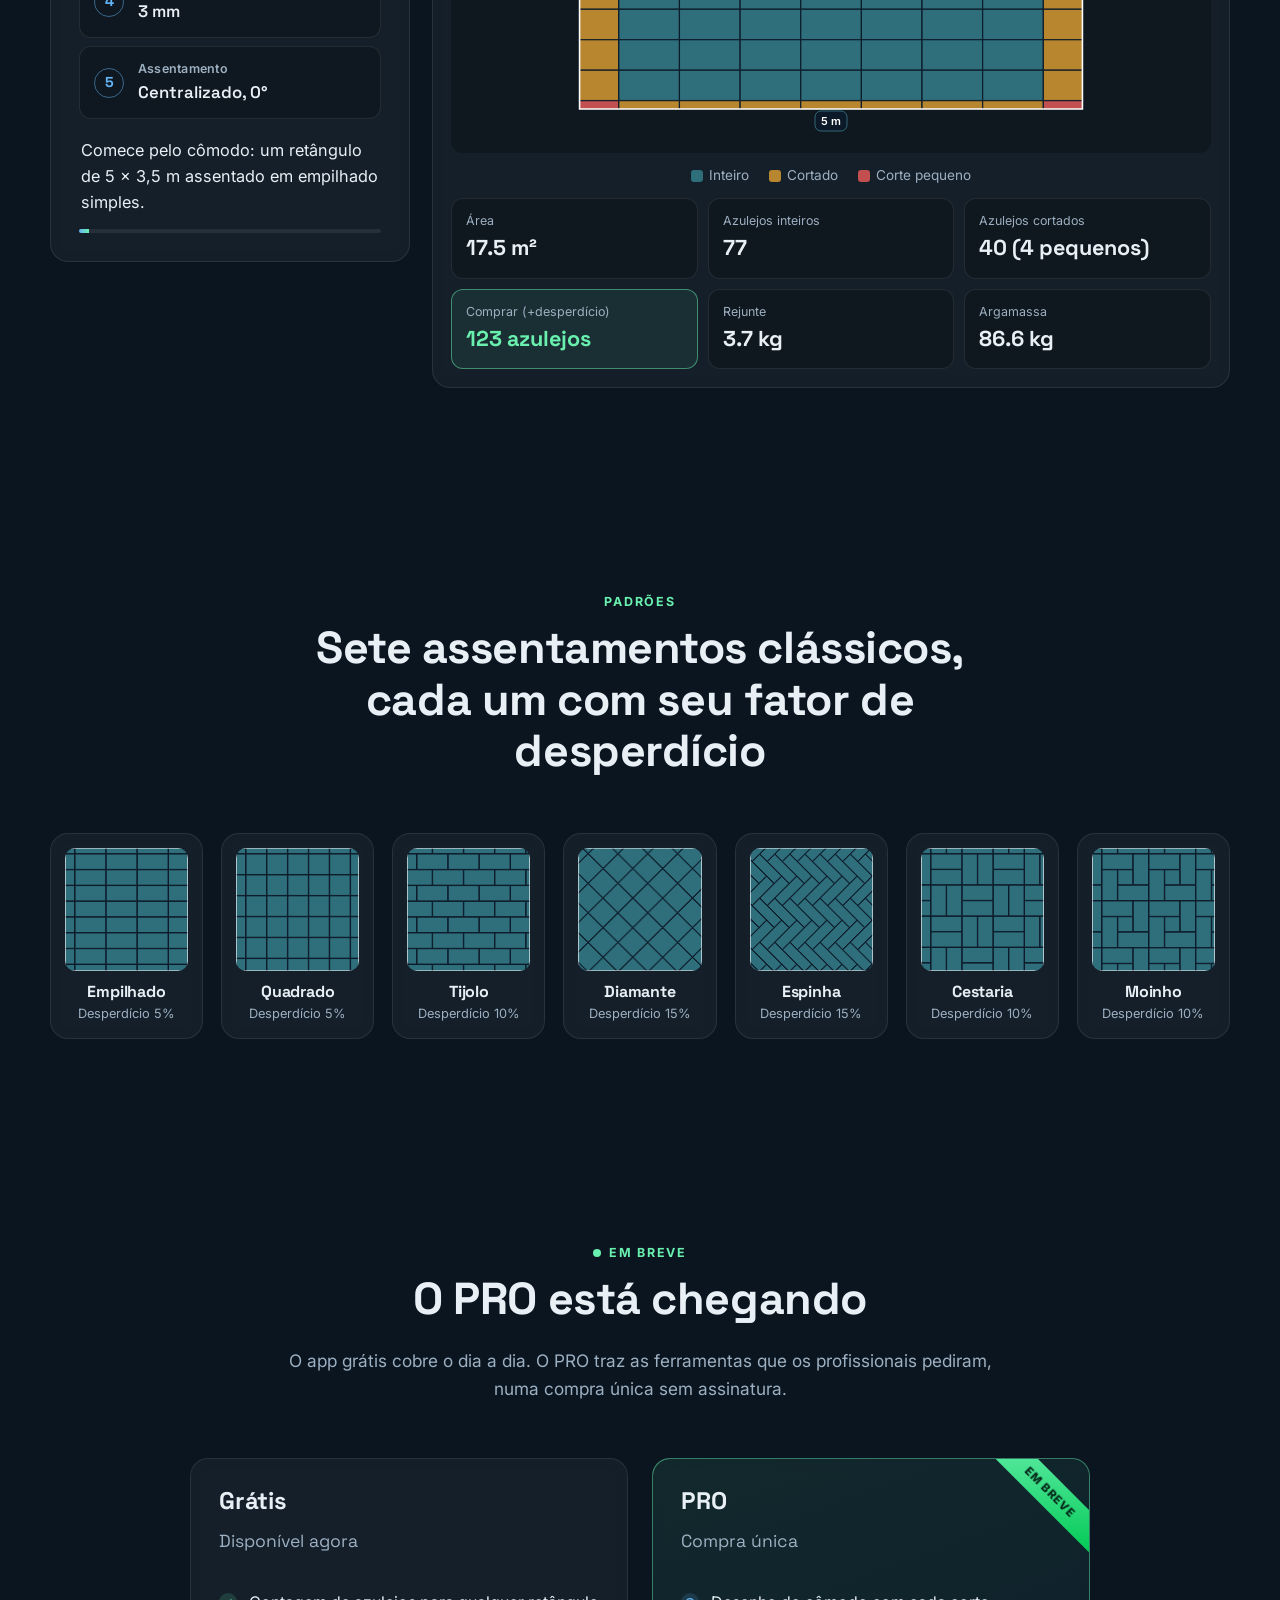
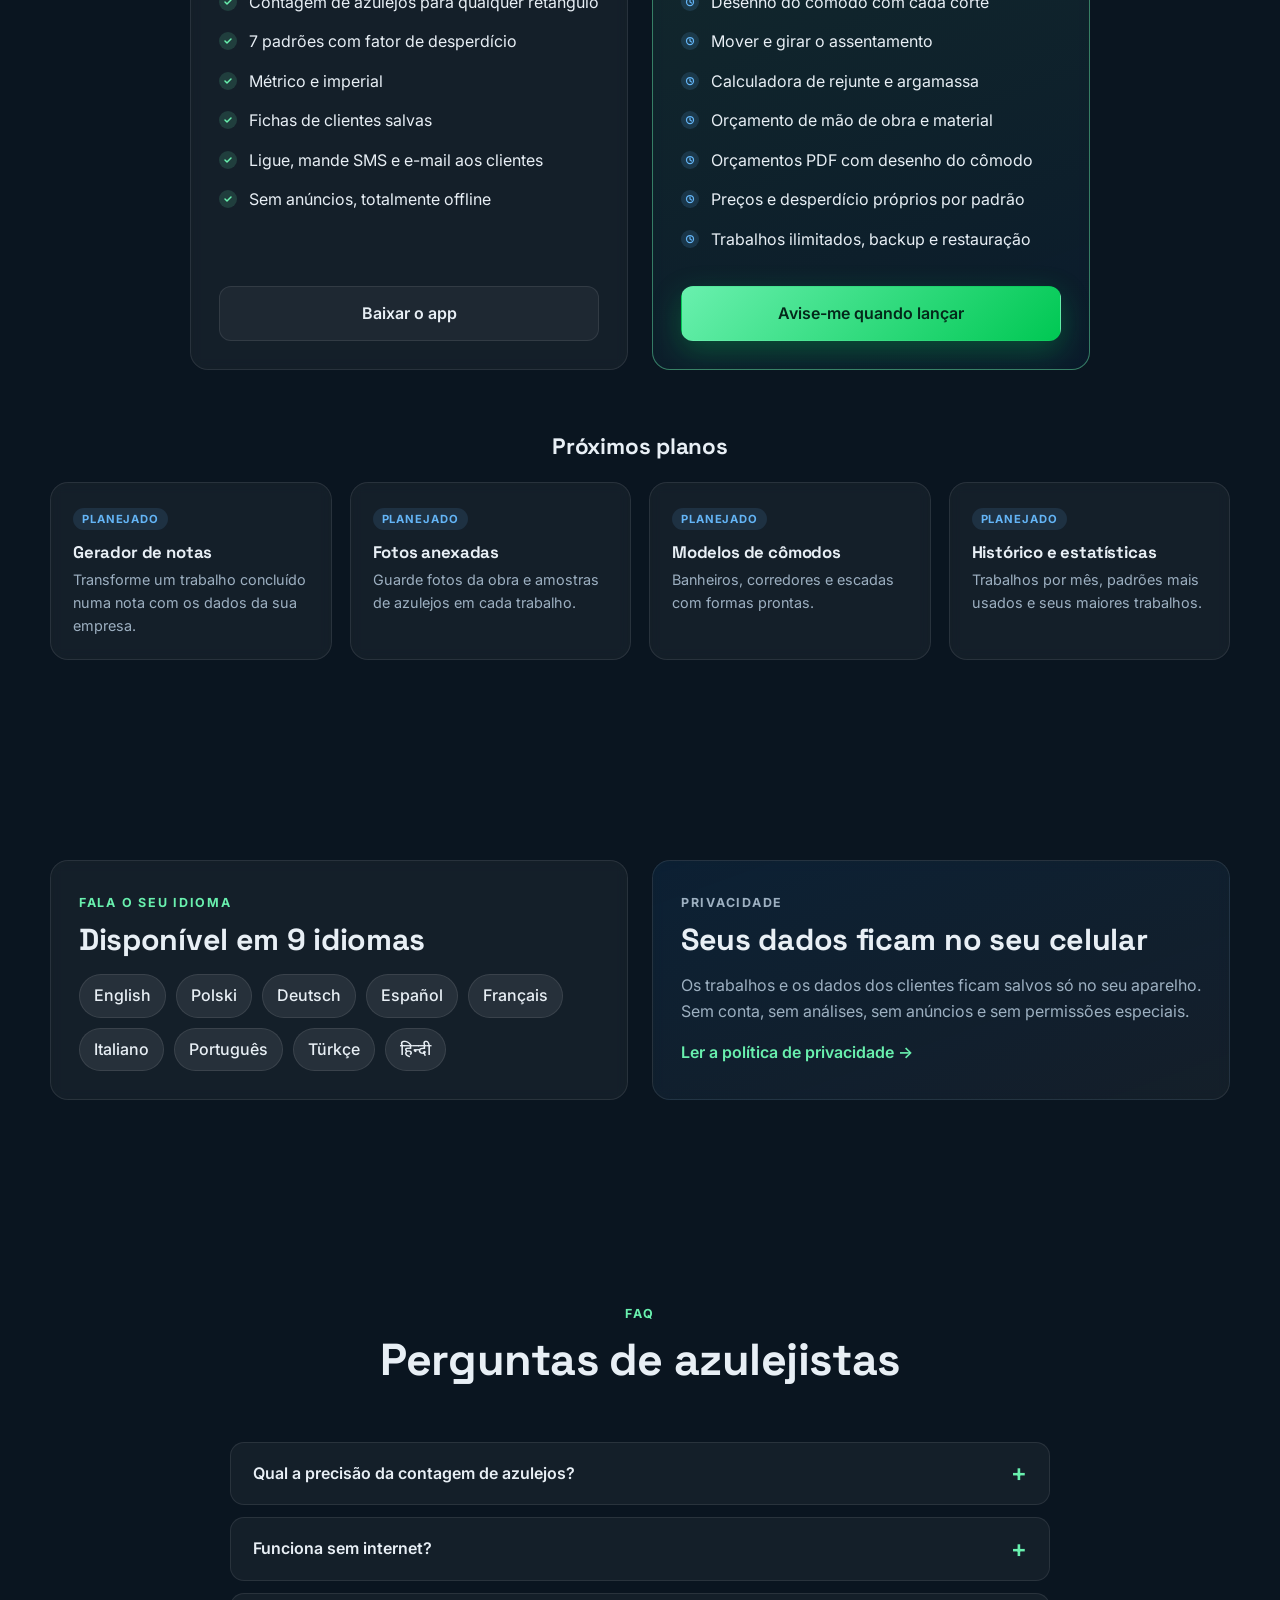
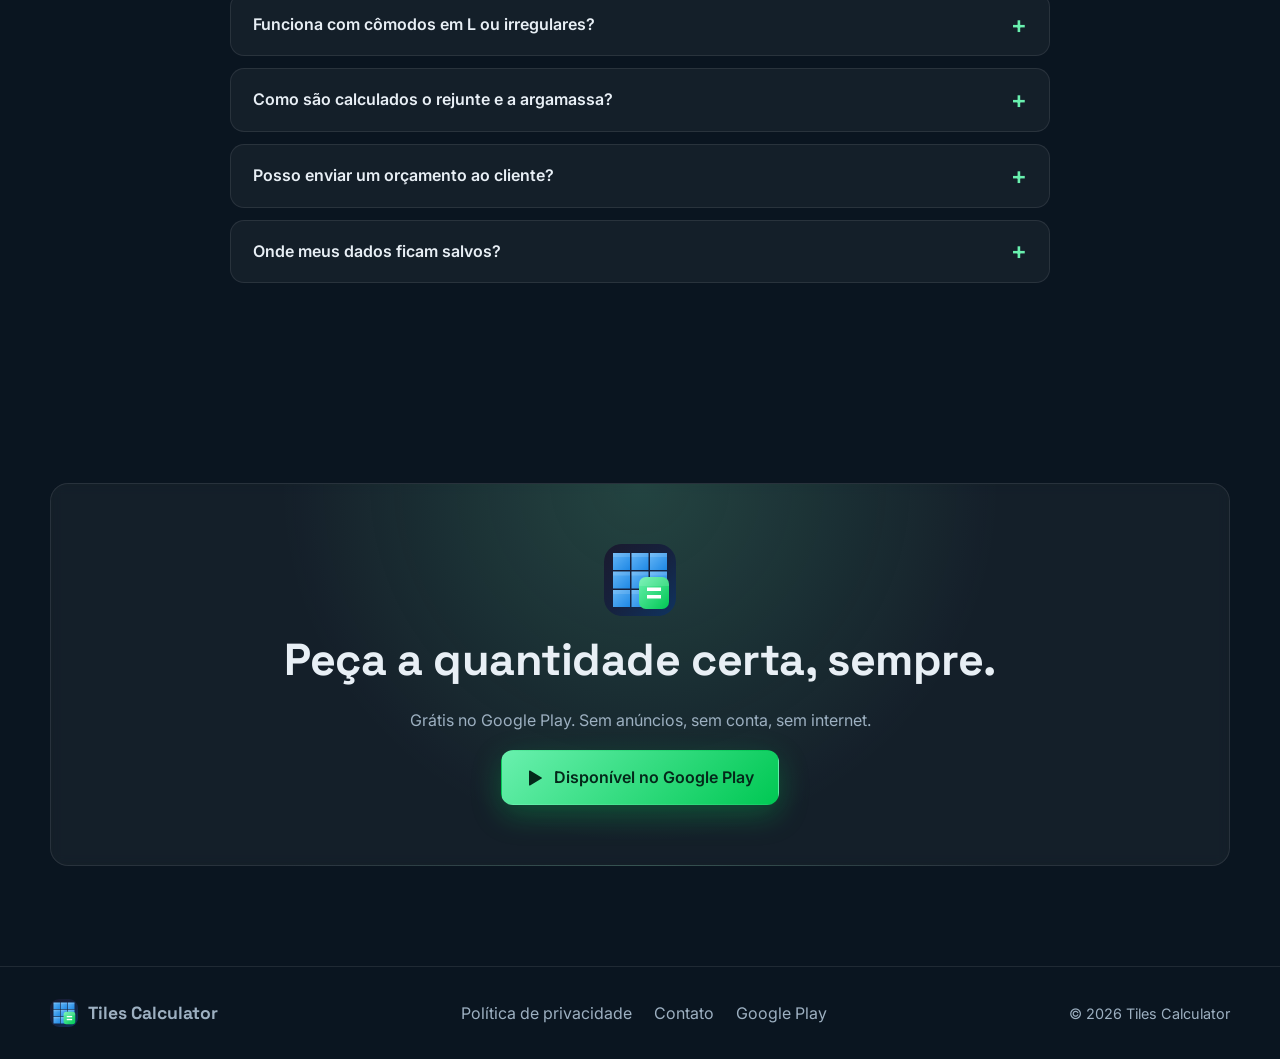
<file: pt/index.html>
<!DOCTYPE html>
<html lang="pt">
<head>
  <meta charset="UTF-8">
  <meta name="viewport" content="width=device-width, initial-scale=1">
  <title>Calculadora de Azulejos – Quantos azulejos preciso? Grátis</title>
  <meta name="description" content="Calculadora de azulejos grátis para Android. Saiba quantos azulejos precisa para piso ou parede: 7 padrões, desperdício incluído. Sem anúncios, offline.">
  <meta name="keywords" content="calculadora de azulejos, quantos azulejos preciso, calcular piso, calculadora de pisos, azulejo para parede, piso espinha de peixe, app para azulejista, cálculo de desperdício, Android">
  <meta name="author" content="Tiles Calculator">
  <meta name="robots" content="index, follow, max-image-preview:large">
  <link rel="canonical" href="https://bianielbianiel.github.io/tiles-calculator/pt/">
  <link rel="alternate" hreflang="en" href="https://bianielbianiel.github.io/tiles-calculator/">
  <link rel="alternate" hreflang="pl" href="https://bianielbianiel.github.io/tiles-calculator/pl/">
  <link rel="alternate" hreflang="de" href="https://bianielbianiel.github.io/tiles-calculator/de/">
  <link rel="alternate" hreflang="es" href="https://bianielbianiel.github.io/tiles-calculator/es/">
  <link rel="alternate" hreflang="fr" href="https://bianielbianiel.github.io/tiles-calculator/fr/">
  <link rel="alternate" hreflang="it" href="https://bianielbianiel.github.io/tiles-calculator/it/">
  <link rel="alternate" hreflang="pt" href="https://bianielbianiel.github.io/tiles-calculator/pt/">
  <link rel="alternate" hreflang="tr" href="https://bianielbianiel.github.io/tiles-calculator/tr/">
  <link rel="alternate" hreflang="hi" href="https://bianielbianiel.github.io/tiles-calculator/hi/">
  <link rel="alternate" hreflang="x-default" href="https://bianielbianiel.github.io/tiles-calculator/">
  <meta name="theme-color" content="#0D1B2A">
  <meta name="color-scheme" content="dark">


  <link rel="icon" type="image/svg+xml" href="../assets/img/logo.svg">
  <link rel="icon" type="image/png" sizes="192x192" href="../assets/img/icon-192.png">
  <link rel="apple-touch-icon" sizes="180x180" href="../assets/img/icon-180.png">
  <link rel="manifest" href="../site.webmanifest">

  <!-- Social sharing (Facebook, WhatsApp, LinkedIn, X) -->
  <meta property="og:type" content="website">
  <meta property="og:site_name" content="Tiles Calculator">
  <meta property="og:locale" content="pt_BR">
  <meta property="og:url" content="https://bianielbianiel.github.io/tiles-calculator/pt/">
  <meta property="og:title" content="Calculadora de Azulejos – Quantos azulejos você precisa? Saiba em segundos.">
  <meta property="og:description" content="App Android grátis para azulejistas, instaladores e quem faz a própria obra. 7 padrões, desperdício incluído, métrico e imperial. Sem anúncios, funciona offline.">
  <meta property="og:image" content="https://bianielbianiel.github.io/tiles-calculator/assets/img/og-image.jpg">
  <meta property="og:image:width" content="1200">
  <meta property="og:image:height" content="630">
  <meta property="og:image:alt" content="App Calculadora de Azulejos – quantos azulejos você precisa? Saiba em segundos.">
  <meta name="twitter:card" content="summary_large_image">
  <meta name="twitter:title" content="Calculadora de Azulejos – Quantos azulejos você precisa?">
  <meta name="twitter:description" content="Calculadora de azulejos grátis para Android. 7 padrões, desperdício incluído, sem anúncios, offline.">
  <meta name="twitter:image" content="https://bianielbianiel.github.io/tiles-calculator/assets/img/og-image.jpg">

  <!-- Structured data for Google (app, website, FAQ) -->
  <script type="application/ld+json">{"@context": "https://schema.org", "@type": "SoftwareApplication", "name": "Tiles Calculator", "operatingSystem": "Android", "applicationCategory": "UtilitiesApplication", "description": "Calculadora de azulejos grátis para Android. Calcule quantos azulejos você precisa para qualquer cômodo: 7 padrões de assentamento, desperdício incluído, unidades métricas e imperiais. Sem anúncios, funciona offline.", "url": "https://bianielbianiel.github.io/tiles-calculator/pt/", "image": "https://bianielbianiel.github.io/tiles-calculator/assets/img/icon-512.png", "screenshot": "https://bianielbianiel.github.io/tiles-calculator/assets/img/og-image.jpg", "offers": {"@type": "Offer", "price": "0", "priceCurrency": "USD"}, "inLanguage": ["en", "pl", "de", "es", "fr", "it", "pt", "tr", "hi"], "downloadUrl": "https://play.google.com/store/apps/details?id=tiles_calculator.tilecalc", "featureList": ["Calculadora de quantidade de azulejos com desperdício", "7 padrões de assentamento de azulejos", "Várias áreas por trabalho", "Fichas de trabalhos de clientes", "Unidades métricas e imperiais", "Funciona offline, sem anúncios"]}</script>
  <script type="application/ld+json">{"@context": "https://schema.org", "@type": "WebSite", "name": "Tiles Calculator", "url": "https://bianielbianiel.github.io/tiles-calculator/pt/", "inLanguage": "pt"}</script>
  <script type="application/ld+json">{"@context": "https://schema.org", "@type": "FAQPage", "inLanguage": "pt", "mainEntity": [{"@type": "Question", "name": "Qual a precisão da contagem de azulejos?", "acceptedAnswer": {"@type": "Answer", "text": "O app calcula os azulejos inteiros e os cortes nas bordas de cada área e soma o fator de desperdício do padrão escolhido. Com a próxima versão PRO, ele vai assentar o padrão real no seu cômodo e contar cada peça cortada."}}, {"@type": "Question", "name": "Funciona sem internet?", "acceptedAnswer": {"@type": "Answer", "text": "Sim. Tudo é calculado no celular, então funciona num porão, numa obra nova ou em qualquer lugar sem sinal."}}, {"@type": "Question", "name": "Funciona com cômodos em L ou irregulares?", "acceptedAnswer": {"@type": "Answer", "text": "As formas de cômodo chegam com o PRO, em breve. Você vai poder escolher formas em L, T, U ou Z, ajustar cada parede e arrastar os cantos para criar recuos e saliências de lareiras, pilares ou vãos de porta. Hoje você já pode adicionar várias áreas retangulares a um trabalho."}}, {"@type": "Question", "name": "Como são calculados o rejunte e a argamassa?", "acceptedAnswer": {"@type": "Answer", "text": "A calculadora de rejunte e argamassa chega com o PRO. O rejunte usa a fórmula dos fabricantes a partir do tamanho, da espessura do azulejo e da largura da junta; a argamassa usa o consumo típico da desempenadeira dentada, escolhida automaticamente pelo tamanho do azulejo. Ambos incluem 10% a mais e são arredondados para sacos inteiros. Veja na prévia PRO acima."}}, {"@type": "Question", "name": "Posso enviar um orçamento ao cliente?", "acceptedAnswer": {"@type": "Answer", "text": "Os orçamentos em PDF chegam com o PRO: um orçamento com o desenho do cômodo, os azulejos, os materiais e seus preços, pronto para compartilhar por e-mail, WhatsApp ou qualquer app."}}, {"@type": "Question", "name": "Onde meus dados ficam salvos?", "acceptedAnswer": {"@type": "Answer", "text": "Só no seu aparelho. Desinstalar o app apaga tudo. O backup num arquivo que você controla chega com o PRO."}}]}</script>

  <link rel="preconnect" href="https://fonts.googleapis.com">
  <link rel="preconnect" href="https://fonts.gstatic.com" crossorigin>
  <link href="https://fonts.googleapis.com/css2?family=Inter:wght@400;500;600;700&family=Noto+Sans+Devanagari:wght@500&family=Space+Grotesk:wght@500;600;700&display=swap" rel="stylesheet">
  <link rel="stylesheet" href="../assets/css/style.css?v=8">
</head>
<body>
  <div class="scroll-progress" aria-hidden="true"></div>
  <div class="bg-tiles" aria-hidden="true"></div>
  <canvas class="bg-pattern" aria-hidden="true"></canvas>
  <canvas class="bg-pattern" aria-hidden="true"></canvas>
  <div class="blob blob-1" aria-hidden="true"></div>
  <div class="blob blob-2" aria-hidden="true"></div>

  <!-- ============ Header ============ -->
  <header class="nav" id="top">
    <div class="container nav-inner">
      <a class="brand" href="#top" aria-label="Tiles Calculator – início">
        <img src="../assets/img/logo.svg" alt="" width="36" height="36">
        <span>Tiles Calculator</span>
      </a>
      <nav class="nav-links" id="nav-links" aria-label="Menu principal">
        <a href="#features">Recursos</a>
        <a href="#demo">Prévia</a>
        <a href="#patterns">Padrões</a>
        <a href="#pro">PRO <span class="soon-pill">em breve</span></a>
        <a href="#faq">FAQ</a>
        <div class="lang" id="lang">
          <button class="lang-btn" type="button" aria-haspopup="true" aria-expanded="false" aria-label="Idioma">
            <svg viewBox="0 0 24 24" aria-hidden="true"><circle cx="12" cy="12" r="9"/><path d="M3 12h18M12 3c2.5 2.7 2.5 15.3 0 18M12 3c-2.5 2.7-2.5 15.3 0 18"/></svg>
            <span>PT</span>
          </button>
          <ul class="lang-menu" role="menu"><li><a href="../" hreflang="en" lang="en" data-lang="en" role="menuitem">English<small>EN</small></a></li><li><a href="../pl/" hreflang="pl" lang="pl" data-lang="pl" role="menuitem">Polski<small>PL</small></a></li><li><a href="../de/" hreflang="de" lang="de" data-lang="de" role="menuitem">Deutsch<small>DE</small></a></li><li><a href="../es/" hreflang="es" lang="es" data-lang="es" role="menuitem">Español<small>ES</small></a></li><li><a href="../fr/" hreflang="fr" lang="fr" data-lang="fr" role="menuitem">Français<small>FR</small></a></li><li><a href="../it/" hreflang="it" lang="it" data-lang="it" role="menuitem">Italiano<small>IT</small></a></li><li><a href="../pt/" hreflang="pt" lang="pt" data-lang="pt" role="menuitem" aria-current="true">Português<small>PT</small></a></li><li><a href="../tr/" hreflang="tr" lang="tr" data-lang="tr" role="menuitem">Türkçe<small>TR</small></a></li><li><a href="../hi/" hreflang="hi" lang="hi" data-lang="hi" role="menuitem">हिन्दी<small>HI</small></a></li></ul>
        </div>
        <a class="btn btn-small btn-primary play-link" href="#" target="_blank" rel="noopener">Baixar o app</a>
      </nav>
      <button class="burger" id="burger" aria-label="Abrir menu" aria-expanded="false" aria-controls="nav-links">
        <span></span><span></span><span></span>
      </button>
    </div>
  </header>

  <main>
    <!-- ============ Hero ============ -->
    <section class="hero">
      <div class="container hero-grid">
        <div class="hero-copy">
          <p class="badge reveal">Grátis &middot; Sem anúncios &middot; Funciona offline</p>
          <h1 class="reveal hero-title">Orçamento de azulejos <span class="gradient-text">em segundos</span>, sem chute.</h1>
          <p class="lead reveal">Informe as medidas do cômodo e do azulejo, escolha um padrão e o Tiles Calculator diz exatamente quantos azulejos comprar, com o desperdício incluído. Para azulejistas, instaladores e quem faz a própria obra.</p>
          <div class="hero-cta reveal">
            <a class="btn btn-primary btn-shine play-link" href="#" target="_blank" rel="noopener">
              <svg viewBox="0 0 24 24" aria-hidden="true"><path d="M4 2.8v18.4c0 .7.8 1.2 1.4.8l15.4-9.2c.6-.4.6-1.2 0-1.6L5.4 2c-.6-.4-1.4.1-1.4.8z"/></svg>
              Disponível no Google Play
            </a>
            <a class="btn btn-ghost" href="#demo">Ver a prévia PRO</a>
          </div>
          <dl class="stats reveal">
            <div><dt><span class="count" data-to="7">0</span></dt><dd>padrões</dd></div>
            <div><dt><span class="count" data-to="9">0</span></dt><dd>idiomas</dd></div>
            <div><dt><span class="count" data-to="0">0</span></dt><dd>anúncios ou rastreadores</dd></div>
            <div><dt><span class="count" data-to="100">0</span>%</dt><dd>offline</dd></div>
          </dl>
        </div>

        <div class="hero-visual reveal">
          <div class="phone">
            <div class="phone-notch"></div>
            <div class="phone-screen calc-screen" aria-label="A calculadora grátis calculando um pedido de azulejos" role="img">
              <div class="app-bar"><span>&larr;</span> Calculadora <span class="home">&#8962;</span></div>
              <div class="calc-spinners">
                <div><small>Medição</small><b>métrica</b></div>
                <div><small>Padrão</small><b class="pat-row"><canvas id="pat-swatch" width="18" height="18"></canvas><span id="calc-pattern">espinha</span></b></div>
              </div>
              <div class="calc-card">
                <small class="calc-label">Descrição do trabalho</small>
                <div class="calc-input wide" id="calc-job"></div>
                <small class="calc-head">Dimensões da área (m)</small>
                <div class="calc-row">
                  <div class="calc-input" id="calc-al"></div><span>x</span>
                  <div class="calc-input" id="calc-aw"></div><span>=</span>
                  <div class="calc-total" id="calc-at">--</div>
                </div>
                <small class="calc-head">Dimensões do azulejo (cm)</small>
                <div class="calc-row">
                  <div class="calc-input" id="calc-tl"></div><span>x</span>
                  <div class="calc-input" id="calc-tw"></div><span>=</span>
                  <div class="calc-total" id="calc-tt">--</div>
                </div>
              </div>
              <div class="calc-result" id="calc-result">
                <small>Você vai precisar de</small>
                <div class="calc-big"><span id="calc-tiles">0</span> azulejos</div>
                <div class="calc-waste">incl. <span id="calc-waste">0</span> desperdício &middot; <span id="calc-wpct">15</span>%</div>
              </div>
              <div class="calc-btn" id="calc-btn">CALCULAR</div>
            </div>
          </div>
          <div class="chips">
            <div class="float-chip chip-1"><span class="dot dot-blue"></span>7 padrões</div>
            <div class="float-chip chip-2"><span class="dot dot-green"></span>Grátis, sem anúncios</div>
            <div class="float-chip chip-3"><span class="dot dot-orange"></span>Funciona offline</div>
          </div>
        </div>
      </div>
      <p class="bg-label" aria-hidden="true"><span class="bg-dot"></span><span class="bg-label-k">Padrão</span><b id="bg-name">Herringbone</b></p>
      <a class="scroll-hint" href="#features" aria-label="Ir para os recursos"><span></span></a>
    </section>

    <!-- ============ Features: now + coming soon ============ -->
    <section class="section" id="features">
      <div class="container">
        <header class="section-head reveal">
          <p class="eyebrow">O que você recebe</p>
          <h2>Pronto hoje, com mais a caminho</h2>
          <p class="sub">O app grátis já resolve os trabalhos do dia a dia. As ferramentas PRO estão sendo finalizadas.</p>
        </header>

        <div class="group-head reveal">
          <span class="status-pill now"><span class="pulse-dot"></span>Disponível agora</span>
          <h3>Hoje no app grátis</h3>
        </div>
        <div class="feature-grid">
          <article class="card feature reveal tilt">
            <div class="icon"><svg viewBox="0 0 24 24"><rect x="3" y="3" width="8" height="8" rx="1"/><rect x="13" y="3" width="8" height="8" rx="1"/><rect x="3" y="13" width="8" height="8" rx="1"/><path d="M14 17h6M17 14v6"/></svg></div>
            <h3>Contagem exata de azulejos</h3>
            <p>Azulejos inteiros, cortes nas bordas e um fator de desperdício para cada padrão, para você pedir a quantidade certa de primeira.</p>
          </article>
          <article class="card feature reveal tilt">
            <div class="icon"><svg viewBox="0 0 24 24"><path d="M4 12l4-4 4 4-4 4zM12 12l4-4 4 4-4 4zM8 8l4-4 4 4M8 16l4 4 4-4"/></svg></div>
            <h3>7 padrões de assentamento</h3>
            <p>Empilhado, quadrado, tijolo, diamante, espinha, cestaria e moinho, cada um com uma prévia.</p>
          </article>
          <article class="card feature reveal tilt">
            <div class="icon"><svg viewBox="0 0 24 24"><rect x="3" y="4" width="18" height="16" rx="2"/><path d="M3 10h18M9 10v10"/></svg></div>
            <h3>Várias áreas por trabalho</h3>
            <p>Piso, paredes, bancada: adicione quantas áreas precisar e tenha um total combinado.</p>
          </article>
          <article class="card feature reveal tilt">
            <div class="icon"><svg viewBox="0 0 24 24"><circle cx="9" cy="8" r="4"/><path d="M2 21c0-4 3-6 7-6s7 2 7 6M17 8h5M19.5 5.5v5"/></svg></div>
            <h3>Fichas de clientes</h3>
            <p>Salve trabalhos com contatos, notas, status e data de início. Ligue, mande SMS ou e-mail ao cliente com um toque.</p>
          </article>
          <article class="card feature reveal tilt">
            <div class="icon"><svg viewBox="0 0 24 24"><path d="M12 2a10 10 0 100 20 10 10 0 000-20zM2 12h20M12 2c3 3 3 17 0 20M12 2c-3 3-3 17 0 20"/></svg></div>
            <h3>Métrico e imperial</h3>
            <p>Metros e centímetros ou pés e polegadas, com um toque.</p>
          </article>
          <article class="card feature reveal tilt">
            <div class="icon"><svg viewBox="0 0 24 24"><path d="M4 5h16v11H8l-4 4z"/><path d="M8 9h8M8 12h5"/></svg></div>
            <h3>9 idiomas</h3>
            <p>Português, inglês, polonês, alemão, espanhol, francês, italiano, turco e hindi.</p>
          </article>
          <article class="card feature reveal tilt">
            <div class="icon"><svg viewBox="0 0 24 24"><path d="M2 8l10 6 10-6M2 8v10h20V8M2 8l10-5 10 5"/><path d="M4 4l16 16"/></svg></div>
            <h3>Funciona offline</h3>
            <p>Sem internet e sem conta. Abra o app na obra e comece a calcular.</p>
          </article>
          <article class="card feature reveal tilt">
            <div class="icon"><svg viewBox="0 0 24 24"><rect x="5" y="10" width="14" height="11" rx="2"/><path d="M8 10V7a4 4 0 018 0v3"/></svg></div>
            <h3>Privado, sem anúncios</h3>
            <p>Sem anúncios nem rastreamento. Os dados dos seus clientes nunca saem do seu celular.</p>
          </article>
        </div>

        <div class="group-head soon reveal">
          <span class="status-pill soon"><span class="clock"></span>Em breve &middot; PRO</span>
          <h3>Chega com o PRO</h3>
          <p>Uma compra única, sem assinatura.</p>
        </div>
        <div class="feature-grid soon-grid">
          <article class="card feature soon-card reveal tilt">
            <span class="tag tag-soon">Em breve</span>
            <div class="icon"><svg viewBox="0 0 24 24"><path d="M3 3h10v8h8v10H3z"/><circle cx="3" cy="3" r="1.6"/><circle cx="13" cy="11" r="1.6"/></svg></div>
            <h3>Desenho da forma do cômodo</h3>
            <p>L, T, U, Z ou seu próprio contorno. Arraste os cantos para criar recuos e saliências, ajuste cada parede ao centímetro.</p>
          </article>
          <article class="card feature soon-card reveal tilt">
            <span class="tag tag-soon">Em breve</span>
            <div class="icon"><svg viewBox="0 0 24 24"><path d="M4 4h7v7H4zM13 13h7v7h-7z"/><path d="M15 4a5 5 0 015 5M9 20a5 5 0 01-5-5"/></svg></div>
            <h3>Cada corte à vista</h3>
            <p>Azulejos desenhados em escala com peças inteiras, cortadas e cortes pequenos. Mova e gire o assentamento para equilibrar os cortes.</p>
          </article>
          <article class="card feature soon-card reveal tilt">
            <span class="tag tag-soon">Em breve</span>
            <div class="icon"><svg viewBox="0 0 24 24"><path d="M5 20h14M7 20V9h10v11M9 9V5h6v4"/><path d="M10 13h4"/></svg></div>
            <h3>Rejunte e argamassa</h3>
            <p>Quilos e sacos pela largura da junta, espessura do azulejo e tamanho da desempenadeira, em mm ou polegadas.</p>
          </article>
          <article class="card feature soon-card reveal tilt">
            <span class="tag tag-soon">Em breve</span>
            <div class="icon"><svg viewBox="0 0 24 24"><path d="M6 2h9l5 5v15H6z"/><path d="M14 2v6h6M9 13h8M9 17h5"/></svg></div>
            <h3>Orçamentos em PDF</h3>
            <p>Um orçamento claro com o desenho do cômodo, os azulejos, os materiais e seus preços, pronto para enviar.</p>
          </article>
          <article class="card feature soon-card reveal tilt">
            <span class="tag tag-soon">Em breve</span>
            <div class="icon"><svg viewBox="0 0 24 24"><circle cx="12" cy="12" r="9"/><path d="M14.5 9a3 3 0 00-5 1c0 3 5 1 5 4a3 3 0 01-5 1M12 6v2M12 16v2"/></svg></div>
            <h3>Preço com material</h3>
            <p>Preço de assentamento mais azulejos, rejunte e argamassa, com seu próprio preço e desperdício por padrão.</p>
          </article>
          <article class="card feature soon-card reveal tilt">
            <span class="tag tag-soon">Em breve</span>
            <div class="icon"><svg viewBox="0 0 24 24"><path d="M12 3v12M7 10l5 5 5-5"/><path d="M4 17v3h16v-3"/></svg></div>
            <h3>Backup e restauração</h3>
            <p>Trabalhos ilimitados, salvos num arquivo de backup que você controla e restaurados num celular novo.</p>
          </article>
        </div>
      </div>
    </section>

    <!-- ============ How it works ============ -->
    <section class="section steps-section">
      <div class="container">
        <header class="section-head reveal">
          <p class="eyebrow">Como funciona</p>
          <h2>Três passos para pedir os azulejos</h2>
        </header>
        <ol class="steps">
          <li class="step reveal"><span class="step-num">1</span><h3>Meça</h3><p>Digite o comprimento e a largura de cada área. <span class="inline-soon">Em breve:</span> desenhe a forma do cômodo e toque numa parede para definir o comprimento.</p></li>
          <li class="step reveal"><span class="step-num">2</span><h3>Escolha os azulejos</h3><p>Escolha o padrão e o tamanho do azulejo. <span class="inline-soon">Em breve:</span> defina a junta e mova ou gire o assentamento.</p></li>
          <li class="step reveal"><span class="step-num">3</span><h3>Peça e orce</h3><p>Saiba quantos azulejos comprar e salve o trabalho com o cliente. <span class="inline-soon">Em breve:</span> rejunte, argamassa e orçamento em PDF.</p></li>
        </ol>
      </div>
    </section>

    <!-- ============ From the maker ============ -->
    <section class="section maker-section" id="about">
      <div class="container narrow">
        <figure class="maker card reveal">
          <span class="maker-quote" aria-hidden="true">&ldquo;</span>
          <h2 class="maker-title">Do azulejista que criou o app</h2>
          <blockquote>
            <p>Trabalhei como azulejista por mais de 10 anos. Todo trabalho começava do mesmo jeito: medir o cômodo, calcular quantos azulejos pedir, somar o suficiente para cortes e quebras e torcer para as contas baterem. Se pedir de menos, perde meio dia voltando à loja. Se pedir demais, o cliente paga caixas de que não precisa.</p>
            <p>Foi por isso que criei o Tiles Calculator: para ajudar outros azulejistas exatamente com isso. Você informa as medidas do cômodo e do azulejo, escolhe o padrão e ele diz quantos azulejos comprar, com o desperdício incluído. Também guarda seus trabalhos e os dados dos clientes num só lugar, para você não ficar procurando em anotações e mensagens.</p>
            <p>É grátis, sem anúncios e funciona sem internet, porque é assim que eu sempre quis que um app desses funcionasse na obra. Estou criando os próximos recursos com base no que os azulejistas pedem, então, se algo facilitaria o seu trabalho, me conte.</p>
          </blockquote>
          <figcaption class="maker-sign">
            <span class="maker-avatar" aria-hidden="true"><img src="../assets/img/logo.svg" alt="" width="48" height="48"></span>
            <span><b>Mais de 10 anos como azulejista</b><small>Criador do Tiles Calculator</small></span>
            <a class="btn btn-ghost btn-small maker-btn" href="mailto:website.scss@gmail.com?subject=Tiles%20Calculator">Envie suas ideias</a>
          </figcaption>
        </figure>
      </div>
    </section>

    <!-- ============ Live demo ============ -->
    <section class="section" id="demo">
      <div class="container">
        <header class="section-head reveal">
          <p class="eyebrow"><span class="status-pill soon small"><span class="clock"></span>Prévia PRO</span></p>
          <h2>Veja em ação a nova ferramenta PRO</h2>
          <p class="sub">Uma prévia animada da próxima versão PRO. Cada contagem de azulejos, corte e quantidade abaixo é calculada com as mesmas fórmulas do app.</p>
        </header>

        <div class="demo reveal">
          <div class="demo-controls card" aria-live="polite">
            <ol class="demo-steps" id="demo-steps">
              <li data-step="0"><span class="ds-num">1</span><div><b>Forma do cômodo</b><span id="ds-shape">Retângulo</span></div></li>
              <li data-step="1"><span class="ds-num">2</span><div><b>Padrão</b><span id="ds-pattern">Empilhado</span></div></li>
              <li data-step="2"><span class="ds-num">3</span><div><b>Tamanho do azulejo</b><span id="ds-tile">60 x 30 cm</span></div></li>
              <li data-step="3"><span class="ds-num">4</span><div><b>Rejunte</b><span id="ds-gap">3 mm</span></div></li>
              <li data-step="4"><span class="ds-num">5</span><div><b>Assentamento</b><span id="ds-layout">Centred, 0°</span></div></li>
            </ol>
            <p class="demo-caption" id="demo-caption">Comece pelas medidas do cômodo.</p>
            <div class="demo-progress" aria-hidden="true"><span id="demo-bar"></span></div>
          </div>

          <div class="demo-stage card">
            <canvas id="demo-canvas" aria-label="Prévia animada de azulejos assentados em vários cômodos e padrões" role="img"></canvas>
            <div class="legend">
              <span><i class="sw sw-full"></i>Inteiro</span>
              <span><i class="sw sw-cut"></i>Cortado</span>
              <span><i class="sw sw-small"></i>Corte pequeno</span>
            </div>
            <div class="results">
              <div class="result"><span class="r-label">Área</span><span class="r-value" id="r-area">–</span></div>
              <div class="result"><span class="r-label">Azulejos inteiros</span><span class="r-value" id="r-full">–</span></div>
              <div class="result"><span class="r-label">Azulejos cortados</span><span class="r-value" id="r-cut">–</span></div>
              <div class="result accent"><span class="r-label">Comprar (+desperdício)</span><span class="r-value" id="r-buy">–</span></div>
              <div class="result"><span class="r-label">Rejunte</span><span class="r-value" id="r-grout">–</span></div>
              <div class="result"><span class="r-label">Argamassa</span><span class="r-value" id="r-glue">–</span></div>
            </div>
          </div>
        </div>
      </div>
    </section>

    <!-- ============ Patterns ============ -->
    <section class="section" id="patterns">
      <div class="container">
        <header class="section-head reveal">
          <p class="eyebrow">Padrões</p>
          <h2>Sete assentamentos clássicos, cada um com seu fator de desperdício</h2>
        </header>
        <div class="pattern-grid" id="pattern-grid"><!-- filled by main.js --></div>
      </div>
    </section>

    <!-- ============ PRO (coming soon) ============ -->
    <section class="section" id="pro">
      <div class="container">
        <header class="section-head reveal">
          <p class="eyebrow"><span class="pulse-dot"></span>Em breve</p>
          <h2>O PRO está chegando</h2>
          <p class="sub">O app grátis cobre o dia a dia. O PRO traz as ferramentas que os profissionais pediram, numa compra única sem assinatura.</p>
        </header>
        <div class="plans">
          <article class="card plan reveal">
            <h3>Grátis</h3>
            <p class="price">Disponível agora</p>
            <ul class="checks">
              <li>Contagem de azulejos para qualquer retângulo</li>
              <li>7 padrões com fator de desperdício</li>
              <li>Métrico e imperial</li>
              <li>Fichas de clientes salvas</li>
              <li>Ligue, mande SMS e e-mail aos clientes</li>
              <li>Sem anúncios, totalmente offline</li>
            </ul>
            <a class="btn btn-ghost play-link" href="#" target="_blank" rel="noopener">Baixar o app</a>
          </article>
          <article class="card plan plan-pro reveal">
            <span class="ribbon">Em breve</span>
            <h3>PRO</h3>
            <p class="price">Compra única</p>
            <ul class="checks soon">
              <li>Desenho do cômodo com cada corte</li>
              <li>Mover e girar o assentamento</li>
              <li>Calculadora de rejunte e argamassa</li>
              <li>Orçamento de mão de obra e material</li>
              <li>Orçamentos PDF com desenho do cômodo</li>
              <li>Preços e desperdício próprios por padrão</li>
              <li>Trabalhos ilimitados, backup e restauração</li>
            </ul>
            <a class="btn btn-primary btn-shine" href="mailto:website.scss@gmail.com?subject=Tiles%20Calculator%20PRO">Avise-me quando lançar</a>
          </article>
        </div>

        <h3 class="roadmap-title reveal">Próximos planos</h3>
        <div class="roadmap">
          <div class="road-item card reveal"><span class="status">Planejado</span><h4>Gerador de notas</h4><p>Transforme um trabalho concluído numa nota com os dados da sua empresa.</p></div>
          <div class="road-item card reveal"><span class="status">Planejado</span><h4>Fotos anexadas</h4><p>Guarde fotos da obra e amostras de azulejos em cada trabalho.</p></div>
          <div class="road-item card reveal"><span class="status">Planejado</span><h4>Modelos de cômodos</h4><p>Banheiros, corredores e escadas com formas prontas.</p></div>
          <div class="road-item card reveal"><span class="status">Planejado</span><h4>Histórico e estatísticas</h4><p>Trabalhos por mês, padrões mais usados e seus maiores trabalhos.</p></div>
        </div>
      </div>
    </section>

    <!-- ============ Languages + privacy ============ -->
    <section class="section">
      <div class="container two-col">
        <div class="card reveal">
          <p class="eyebrow">Fala o seu idioma</p>
          <h2 class="h2-small">Disponível em 9 idiomas</h2>
          <ul class="langs">
            <li>English</li><li>Polski</li><li>Deutsch</li><li>Español</li><li>Français</li>
            <li>Italiano</li><li>Português</li><li>Türkçe</li><li>हिन्दी</li>
          </ul>
        </div>
        <div class="card reveal privacy-card">
          <p class="eyebrow">Privacidade</p>
          <h2 class="h2-small">Seus dados ficam no seu celular</h2>
          <p>Os trabalhos e os dados dos clientes ficam salvos só no seu aparelho. Sem conta, sem análises, sem anúncios e sem permissões especiais.</p>
          <a class="text-link" href="https://bianielbianiel.github.io/tiles-calculator-privacy/" rel="noopener">Ler a política de privacidade &rarr;</a>
        </div>
      </div>
    </section>

    <!-- ============ FAQ ============ -->
    <section class="section" id="faq">
      <div class="container narrow">
        <header class="section-head reveal">
          <p class="eyebrow">FAQ</p>
          <h2>Perguntas de azulejistas</h2>
        </header>
        <div class="faq">
          <details class="reveal"><summary>Qual a precisão da contagem de azulejos?</summary><p>O app calcula os azulejos inteiros e os cortes nas bordas de cada área e soma o fator de desperdício do padrão escolhido. Com a próxima versão PRO, ele vai assentar o padrão real no seu cômodo e contar cada peça cortada.</p></details>
          <details class="reveal"><summary>Funciona sem internet?</summary><p>Sim. Tudo é calculado no celular, então funciona num porão, numa obra nova ou em qualquer lugar sem sinal.</p></details>
          <details class="reveal"><summary>Funciona com cômodos em L ou irregulares?</summary><p>As formas de cômodo chegam com o PRO, em breve. Você vai poder escolher formas em L, T, U ou Z, ajustar cada parede e arrastar os cantos para criar recuos e saliências de lareiras, pilares ou vãos de porta. Hoje você já pode adicionar várias áreas retangulares a um trabalho.</p></details>
          <details class="reveal"><summary>Como são calculados o rejunte e a argamassa?</summary><p>A calculadora de rejunte e argamassa chega com o PRO. O rejunte usa a fórmula dos fabricantes a partir do tamanho, da espessura do azulejo e da largura da junta; a argamassa usa o consumo típico da desempenadeira dentada, escolhida automaticamente pelo tamanho do azulejo. Ambos incluem 10% a mais e são arredondados para sacos inteiros. Veja na prévia PRO acima.</p></details>
          <details class="reveal"><summary>Posso enviar um orçamento ao cliente?</summary><p>Os orçamentos em PDF chegam com o PRO: um orçamento com o desenho do cômodo, os azulejos, os materiais e seus preços, pronto para compartilhar por e-mail, WhatsApp ou qualquer app.</p></details>
          <details class="reveal"><summary>Onde meus dados ficam salvos?</summary><p>Só no seu aparelho. Desinstalar o app apaga tudo. O backup num arquivo que você controla chega com o PRO.</p></details>
        </div>
      </div>
    </section>

    <!-- ============ CTA ============ -->
    <section class="section cta-section">
      <div class="container">
        <div class="cta card reveal">
          <img src="../assets/img/logo.svg" alt="" width="72" height="72" class="cta-logo">
          <h2>Peça a quantidade certa, sempre.</h2>
          <p>Grátis no Google Play. Sem anúncios, sem conta, sem internet.</p>
          <a class="btn btn-primary btn-shine play-link" href="#" target="_blank" rel="noopener">
            <svg viewBox="0 0 24 24" aria-hidden="true"><path d="M4 2.8v18.4c0 .7.8 1.2 1.4.8l15.4-9.2c.6-.4.6-1.2 0-1.6L5.4 2c-.6-.4-1.4.1-1.4.8z"/></svg>
            Disponível no Google Play
          </a>
        </div>
      </div>
    </section>
  </main>

  <footer class="footer">
    <div class="container footer-inner">
      <a class="brand" href="#top"><img src="../assets/img/logo.svg" alt="" width="28" height="28"><span>Tiles Calculator</span></a>
      <nav aria-label="Rodapé">
        <a href="https://bianielbianiel.github.io/tiles-calculator-privacy/" rel="noopener">Política de privacidade</a>
        <a href="mailto:website.scss@gmail.com">Contato</a>
        <a class="play-link" href="#" target="_blank" rel="noopener">Google Play</a>
      </nav>
      <p class="copy">&copy; <span id="year">2026</span> Tiles Calculator</p>
    </div>
  </footer>

  <script>window.I18N = {"Basketweave": "Cestaria", "Brick": "Tijolo", "Diamond": "Diamante", "Herringbone": "Espinha", "Stack": "Empilhado", "Square": "Quadrado", "Windmill": "Moinho", "basketweave": "cestaria", "brick": "tijolo", "diamond": "diamante", "herringbone": "espinha", "stack": "empilhado", "square": "quadrado", "windmill": "moinho", "Kitchen floor": "Piso da cozinha", "Bathroom wall": "Parede do banheiro", "Hallway": "Corredor", "Shower floor": "Box do chuveiro", "Rectangle": "Retângulo", "L-shape": "Forma em L", "T-shape": "Forma em T", "U-shape": "Forma em U", "Moved": "Movido", "Centred": "Centralizado", "small": "pequenos", "tiles": "azulejos", "Waste": "Desperdício", "Start with the room: a 5 x 3.5 m rectangle, laid in a simple stack.": "Comece pelo cômodo: um retângulo de 5 x 3,5 m assentado em empilhado simples.", "Switch to brick. Every row shifts by half a tile and the cuts move with it.": "Mude para tijolo. Cada fileira se desloca meio azulejo e os cortes acompanham.", "Herringbone: the app lays the real pattern and counts every cut piece.": "Espinha: o app assenta o padrão real e conta cada peça cortada.", "Smaller 30 x 10 cm tiles: more tiles, more cuts along the walls.": "Azulejos menores de 30 x 10 cm: mais azulejos e mais cortes junto às paredes.", "Wider grout joints change the count, the grout to buy and the drawing.": "Juntas mais largas mudam a contagem, o rejunte a comprar e o desenho.", "Rotate the whole layout with two fingers. It snaps to 45 degrees.": "Gire todo o assentamento com dois dedos. Ele encaixa a cada 45 graus.", "Drag the tiles to balance the cuts, so no thin slivers end up at the walls.": "Arraste os azulejos para equilibrar os cortes, sem tiras finas junto às paredes.", "Real rooms are rarely rectangles. Pick an L-shape and set each wall.": "Cômodos de verdade raramente são retângulos. Escolha uma forma em L e ajuste cada parede.", "Or a U-shape with basketweave. Tiles, grout and adhesive are worked out for you.": "Ou uma forma em U em cestaria. Azulejos, rejunte e argamassa são calculados para você.", "A T-shaped room in diamond. Every room is ready for a PDF quote.": "Um cômodo em T em diamante. Cada cômodo está pronto para um orçamento em PDF.", "Pattern": "Padrão"};</script>
  <script src="../assets/js/tiles-engine.js?v=8" defer></script>
  <script src="../assets/js/main.js?v=8" defer></script>
</body>
</html>
</file>
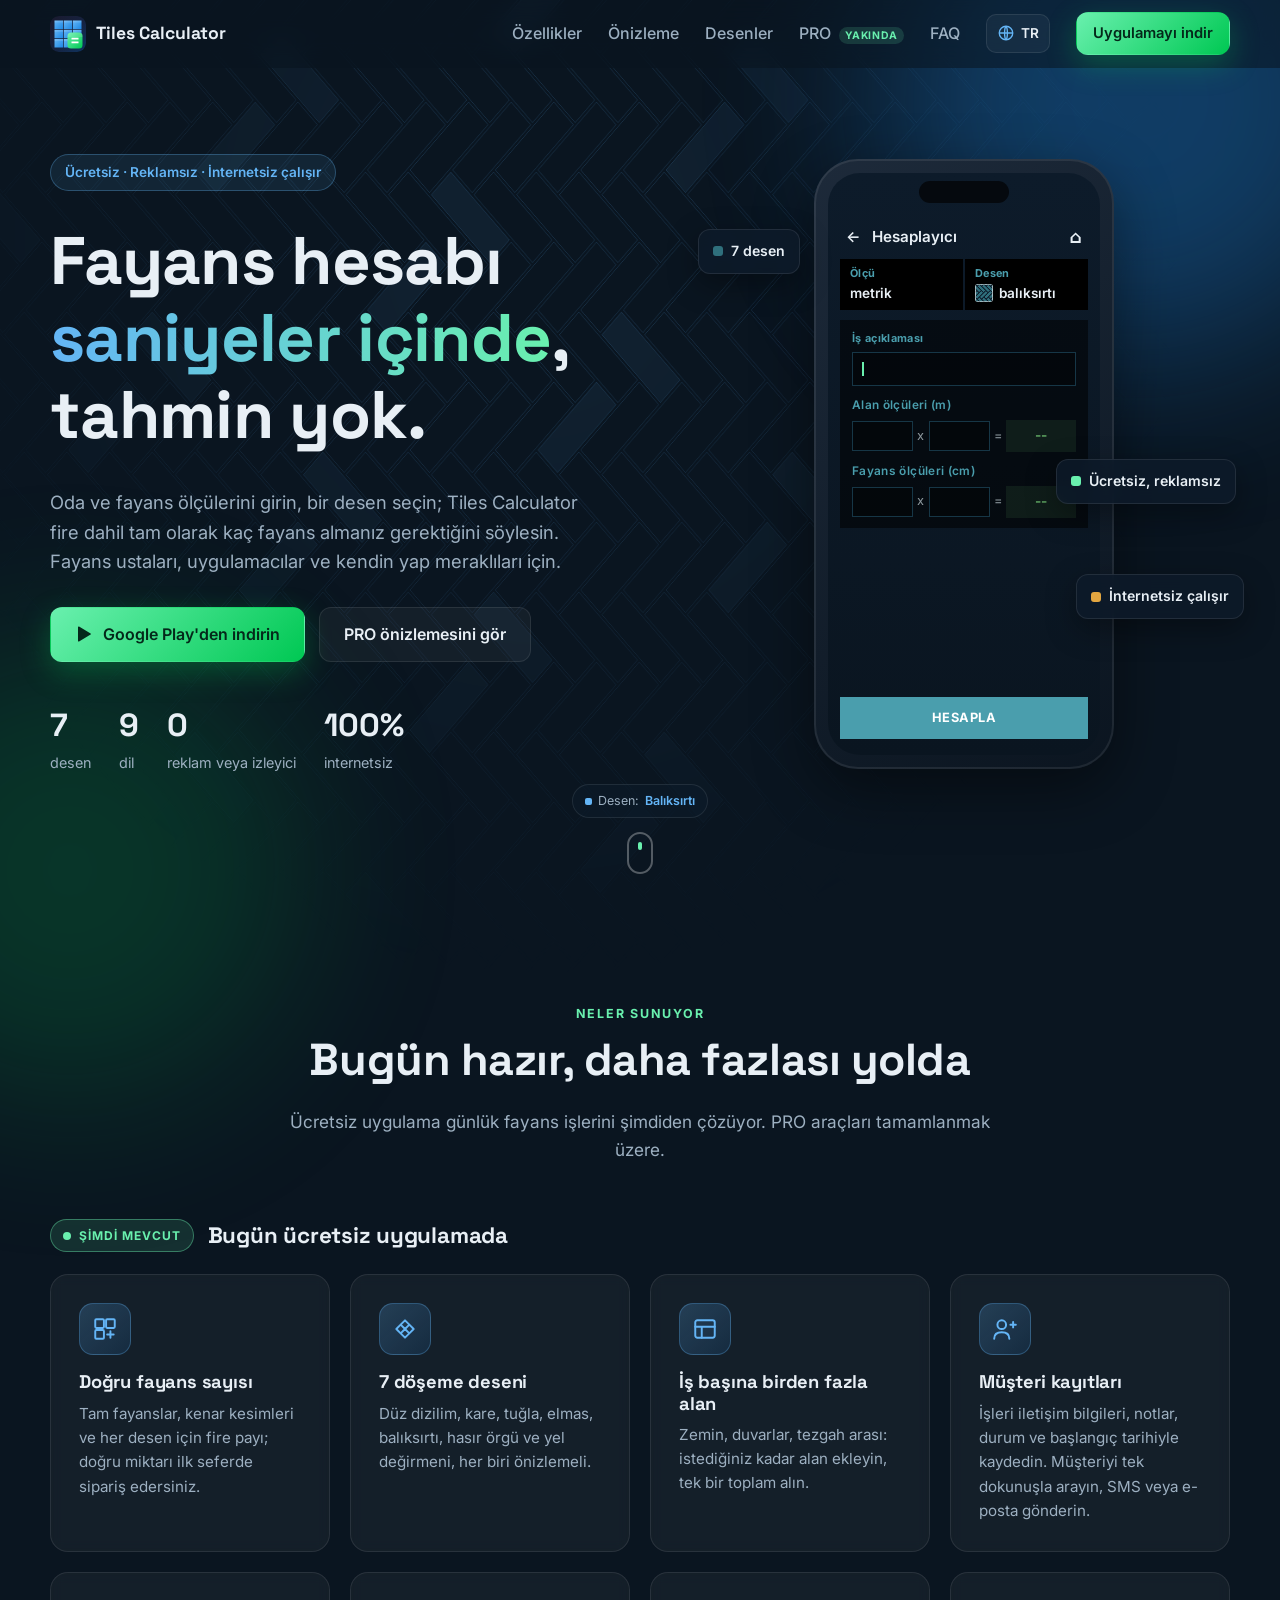
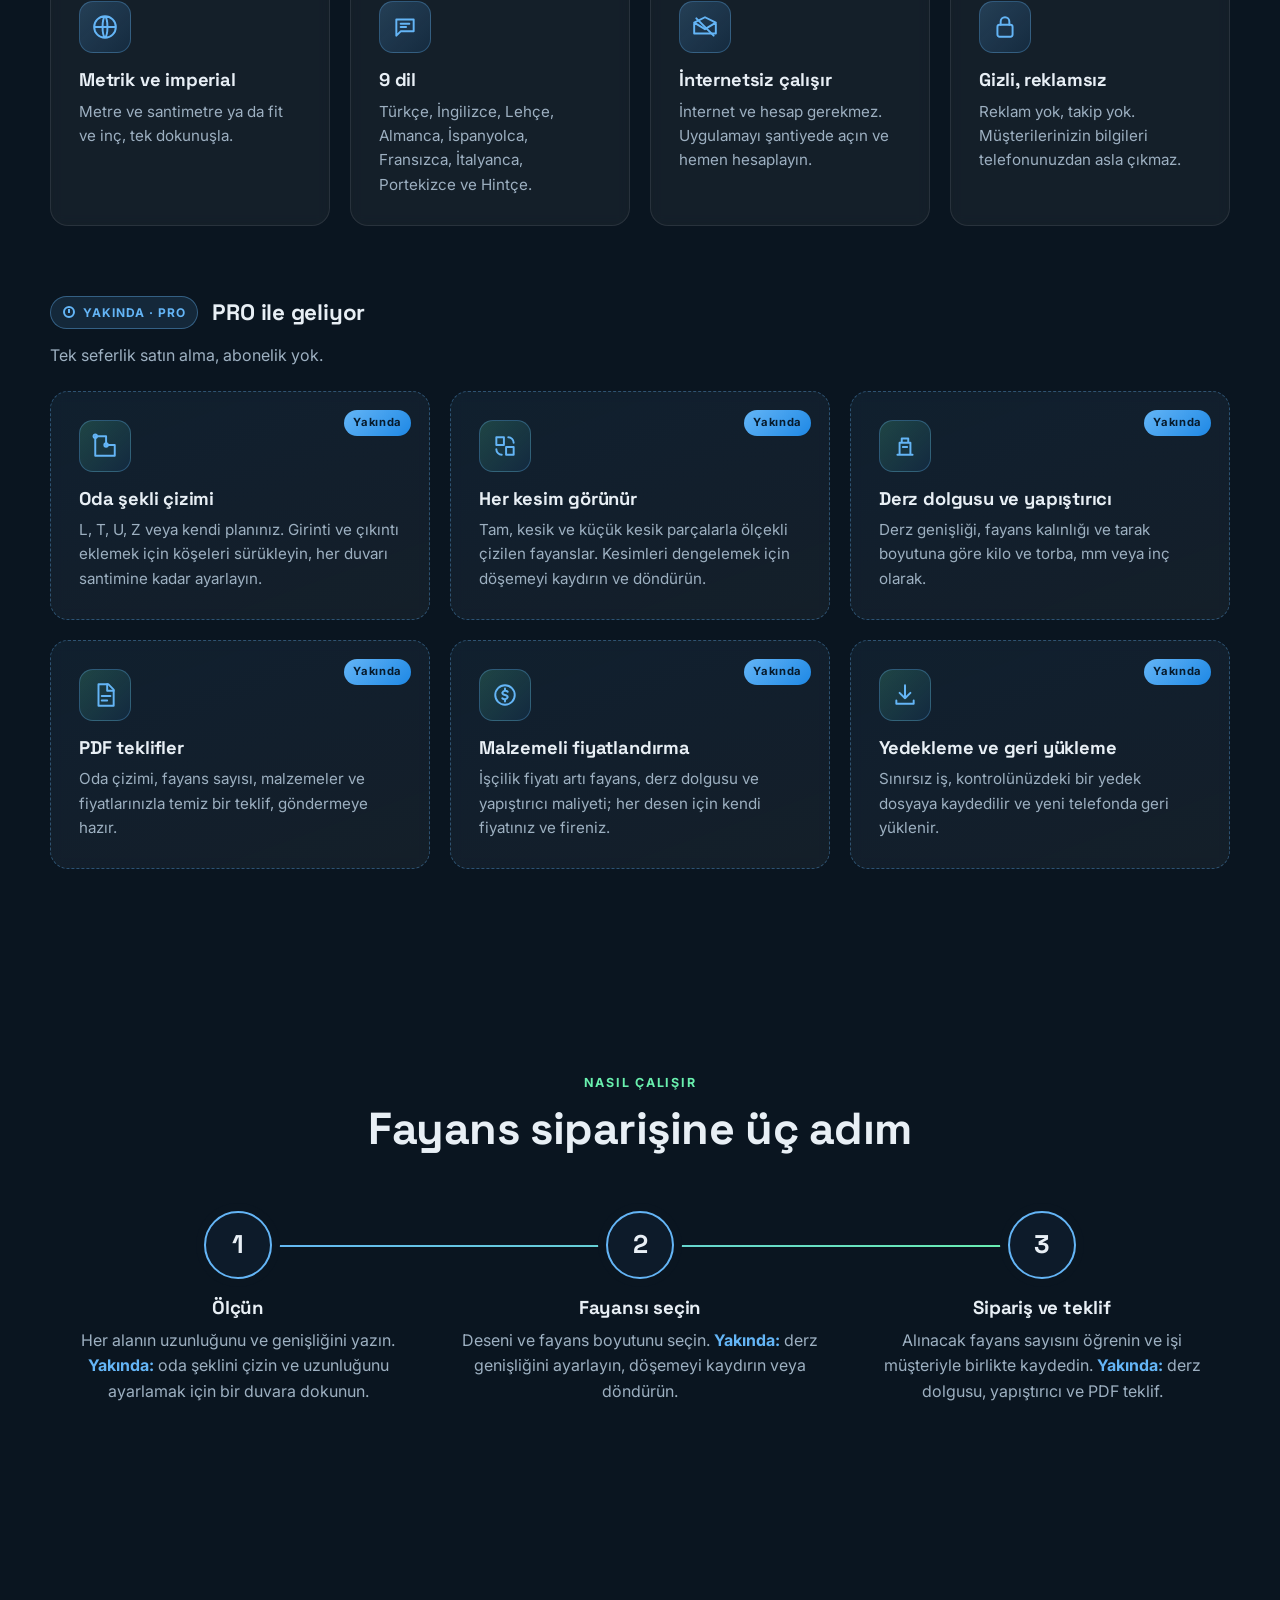
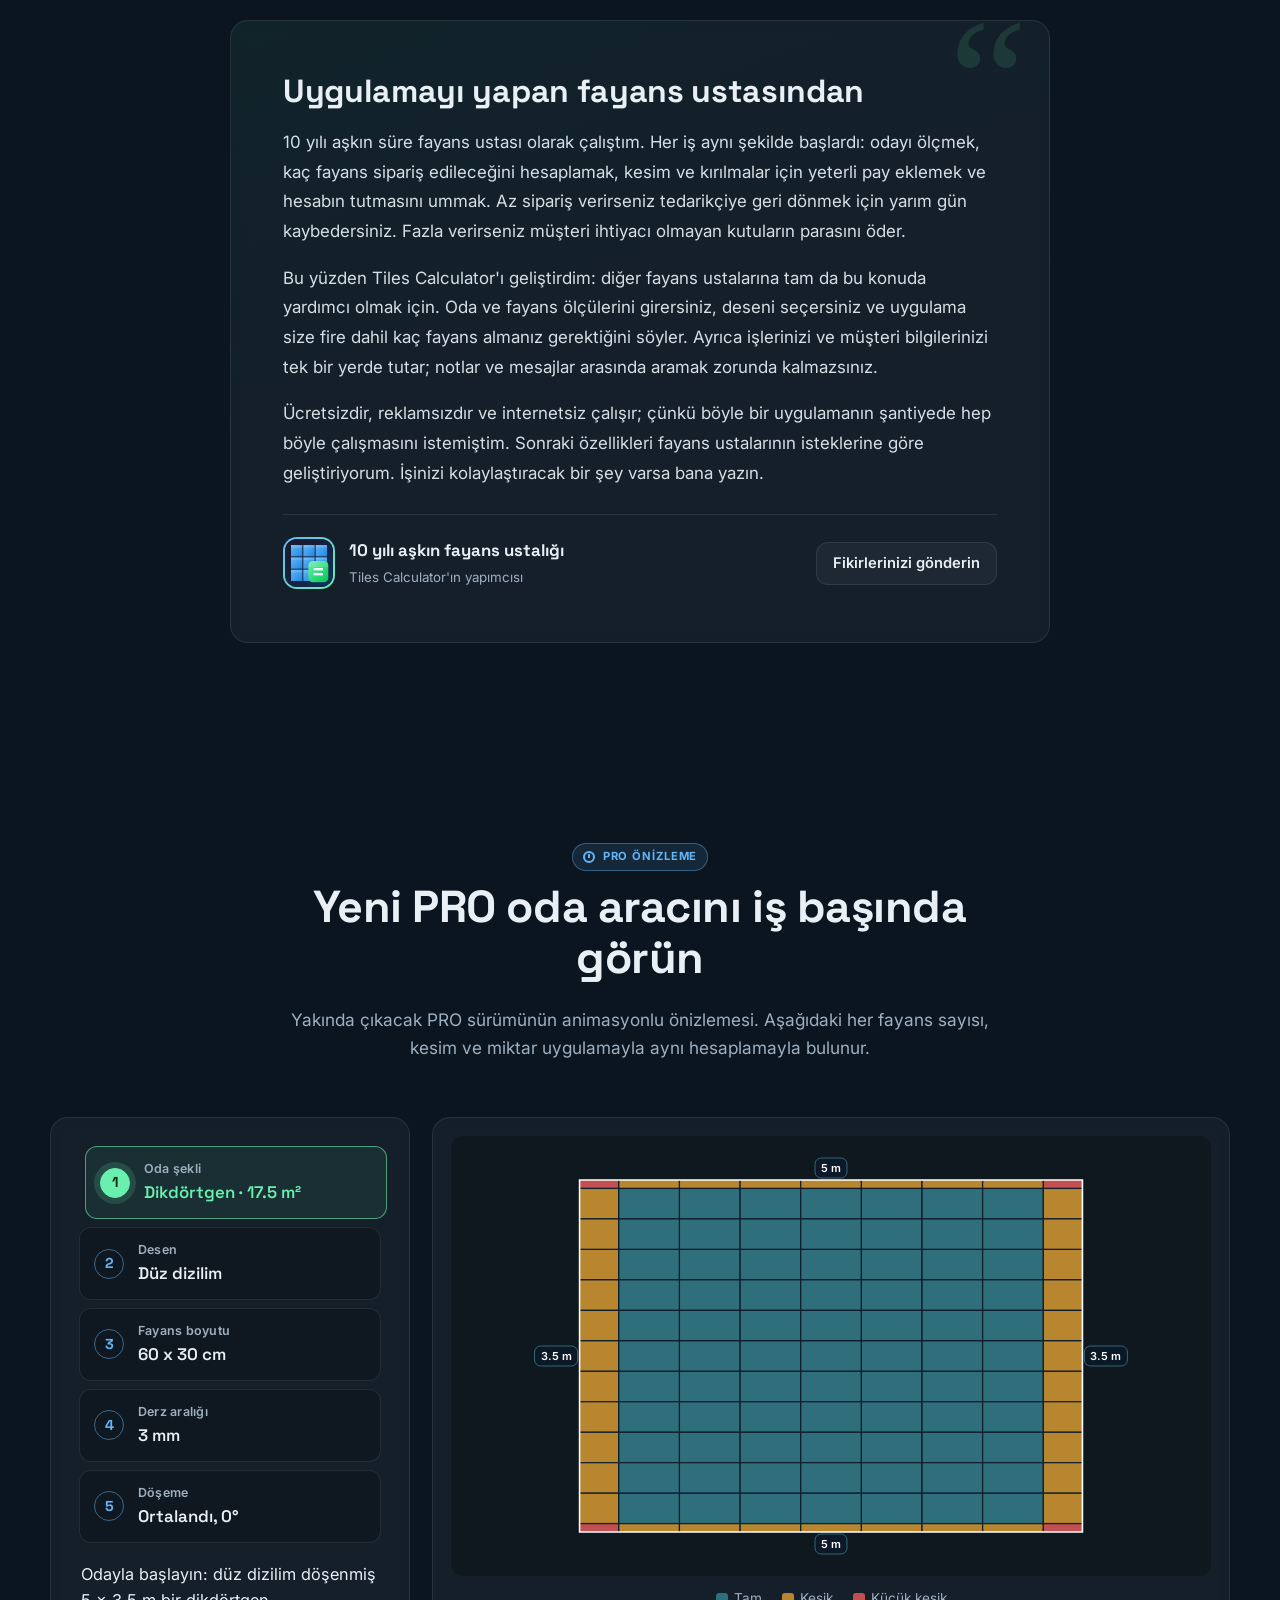
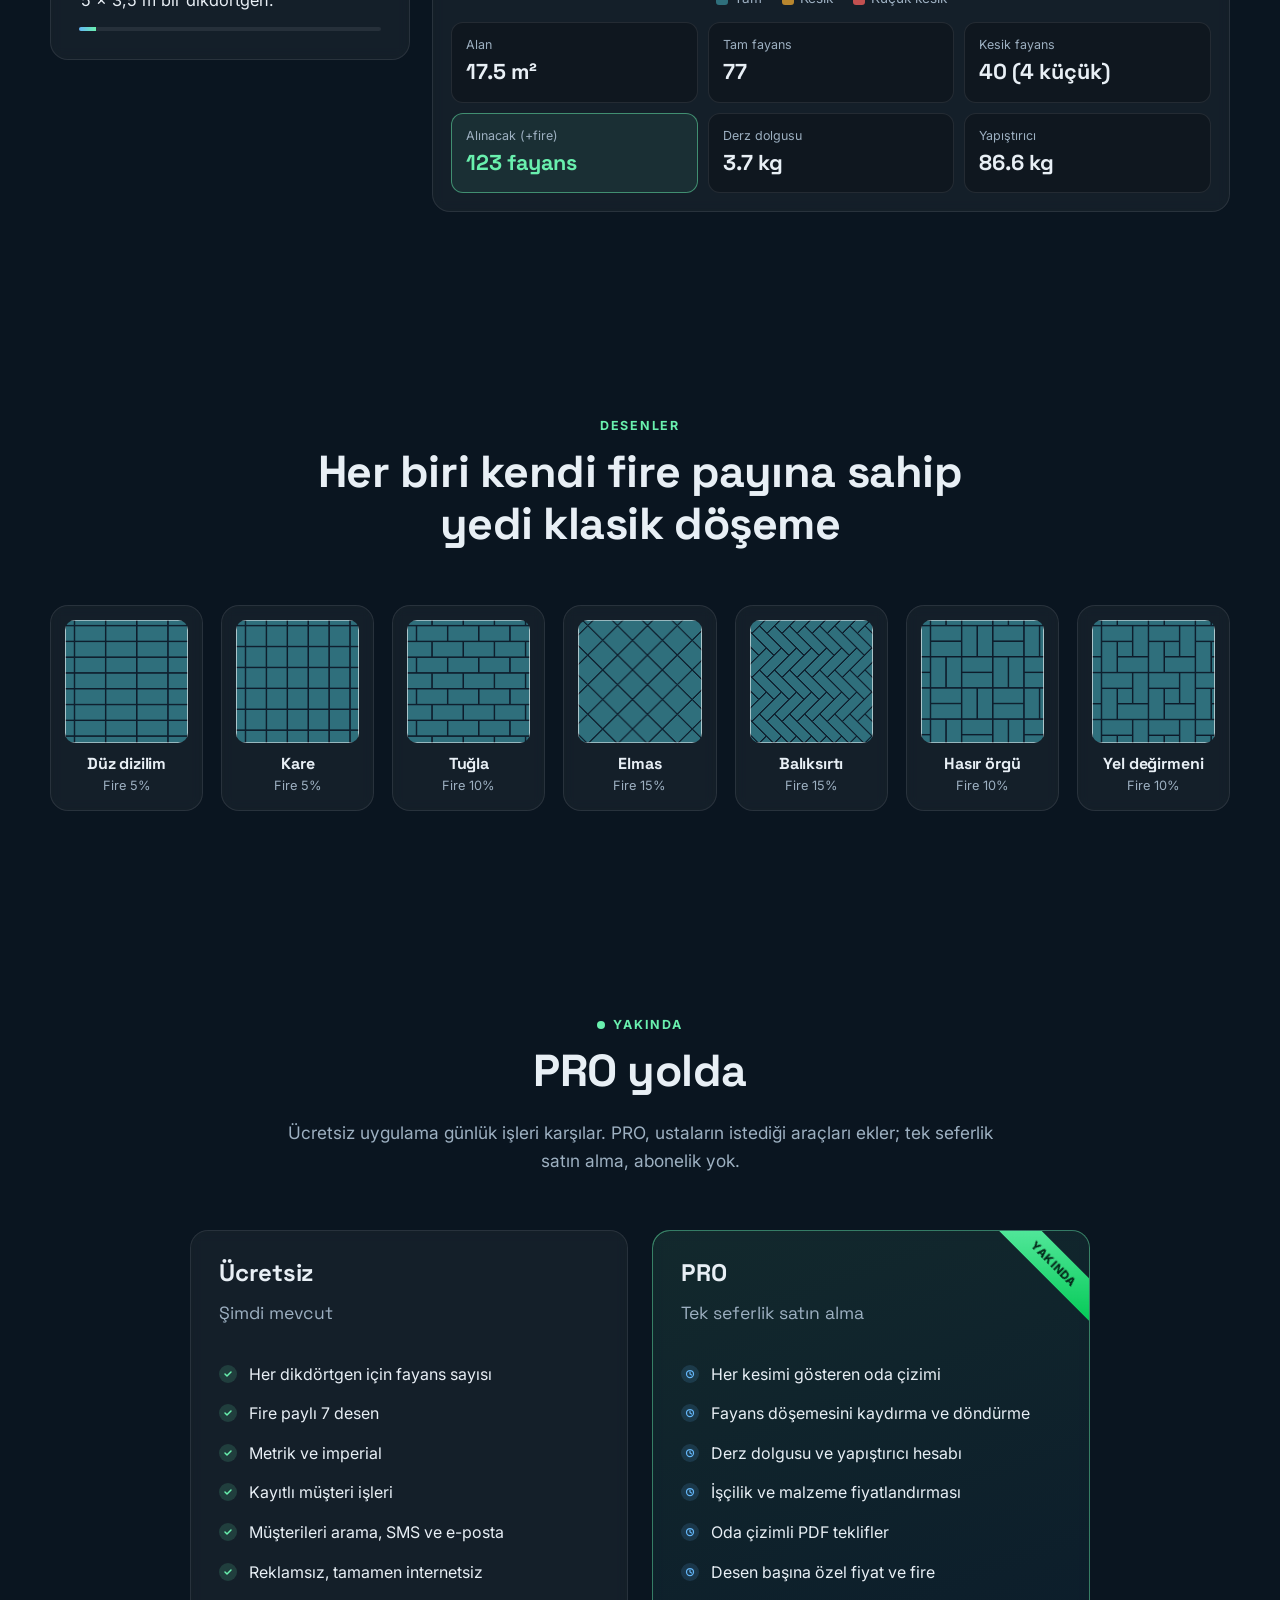
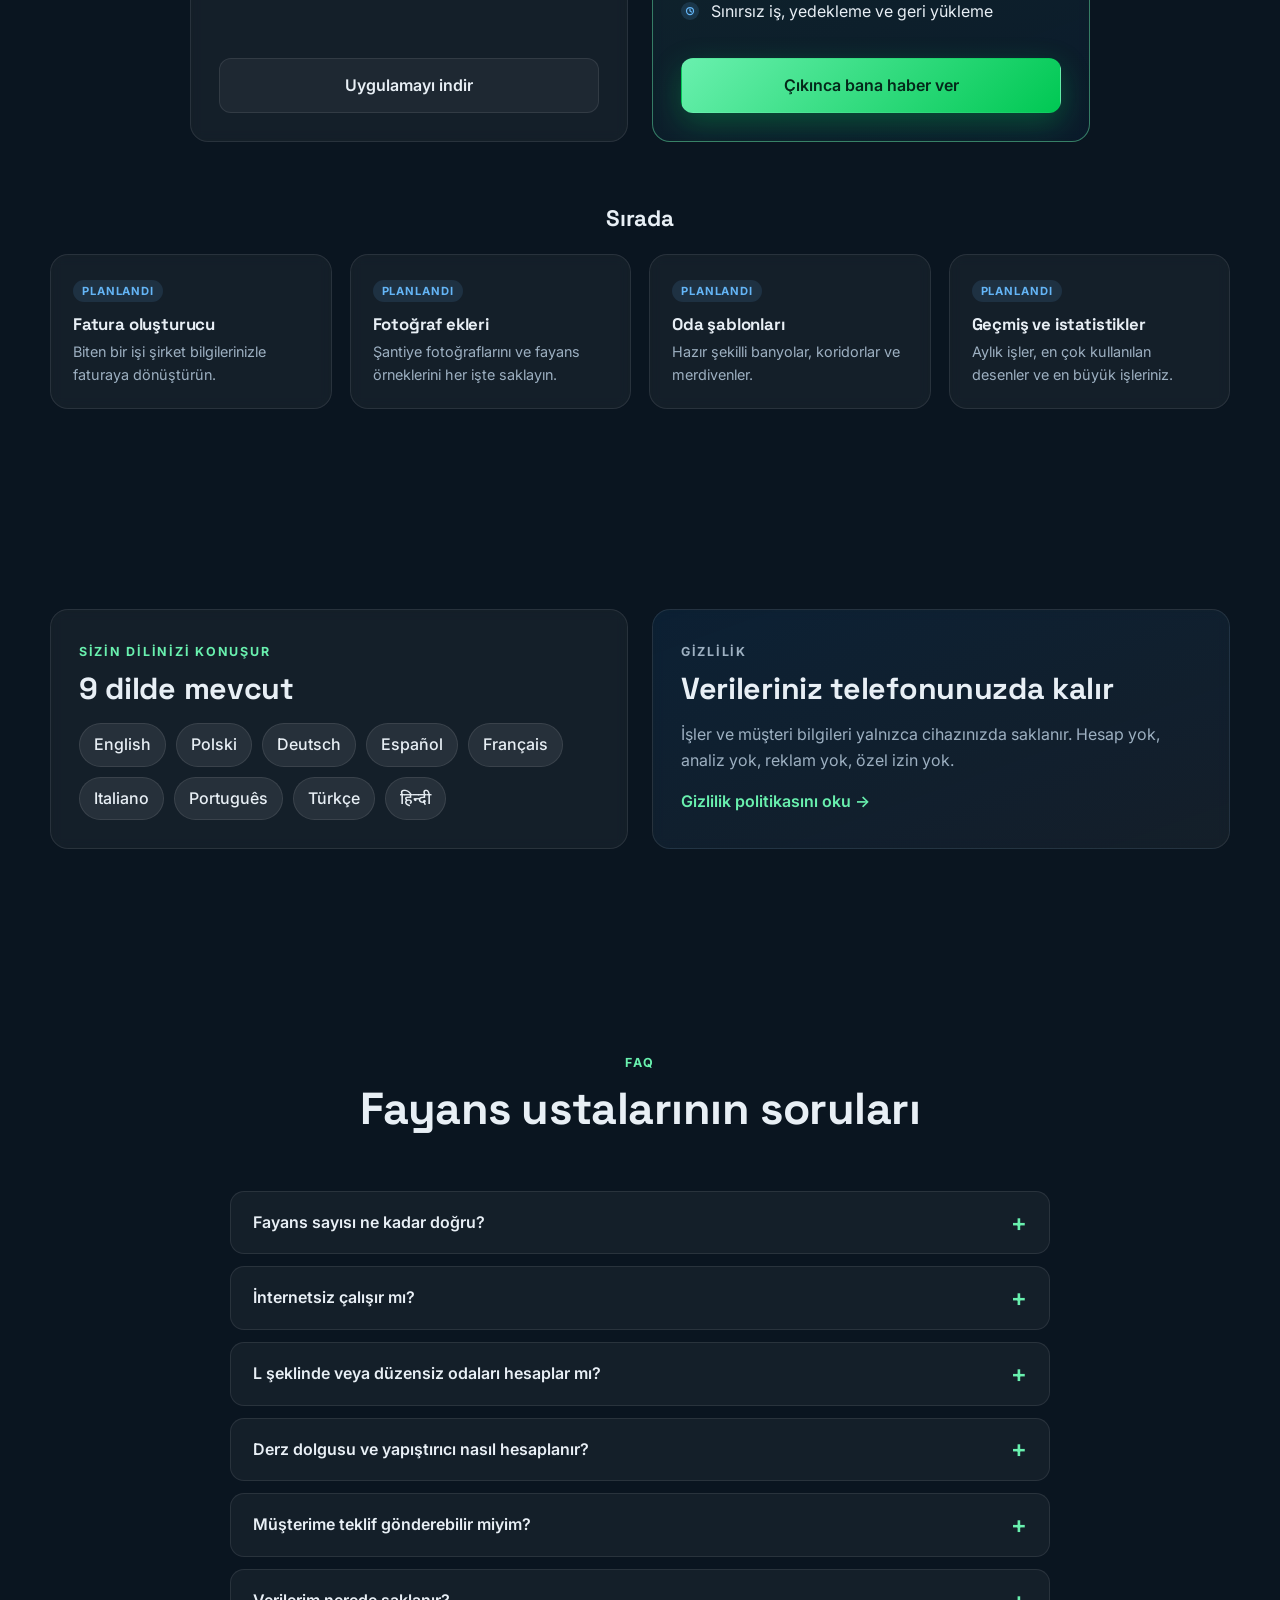
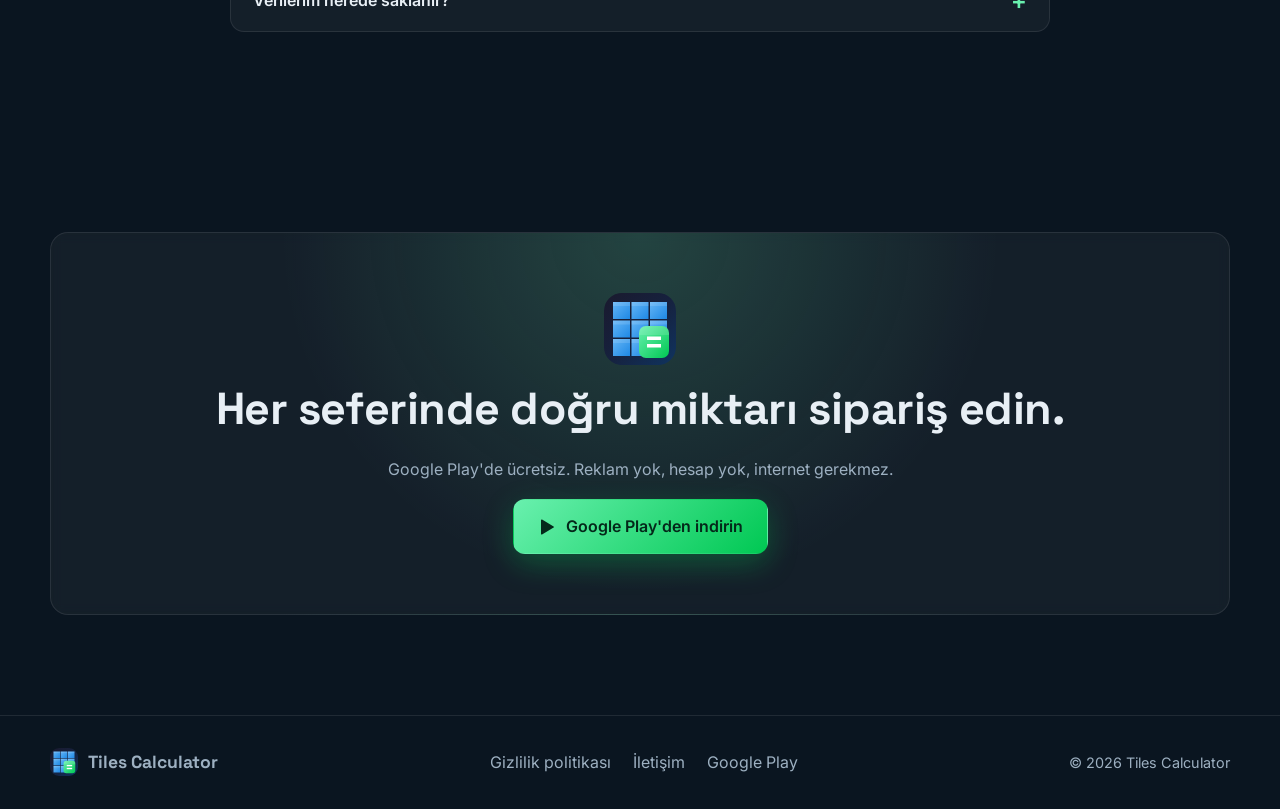
<file: tr/index.html>
<!DOCTYPE html>
<html lang="tr">
<head>
  <meta charset="UTF-8">
  <meta name="viewport" content="width=device-width, initial-scale=1">
  <title>Fayans Hesaplayıcı – Kaç fayans gerekir? Ücretsiz uygulama</title>
  <meta name="description" content="Android için ücretsiz fayans hesaplayıcı. Zemin veya duvar için kaç fayans gerektiğini bulun: 7 desen, fire dahil. Reklamsız, internetsiz çalışır.">
  <meta name="keywords" content="fayans hesaplama, kaç fayans gerekir, seramik hesaplama, yer fayansı hesaplama, duvar fayansı hesaplama, balıksırtı döşeme, fayans ustası uygulaması, fire hesaplama, Android">
  <meta name="author" content="Tiles Calculator">
  <meta name="robots" content="index, follow, max-image-preview:large">
  <link rel="canonical" href="https://bianielbianiel.github.io/tiles-calculator/tr/">
  <link rel="alternate" hreflang="en" href="https://bianielbianiel.github.io/tiles-calculator/">
  <link rel="alternate" hreflang="pl" href="https://bianielbianiel.github.io/tiles-calculator/pl/">
  <link rel="alternate" hreflang="de" href="https://bianielbianiel.github.io/tiles-calculator/de/">
  <link rel="alternate" hreflang="es" href="https://bianielbianiel.github.io/tiles-calculator/es/">
  <link rel="alternate" hreflang="fr" href="https://bianielbianiel.github.io/tiles-calculator/fr/">
  <link rel="alternate" hreflang="it" href="https://bianielbianiel.github.io/tiles-calculator/it/">
  <link rel="alternate" hreflang="pt" href="https://bianielbianiel.github.io/tiles-calculator/pt/">
  <link rel="alternate" hreflang="tr" href="https://bianielbianiel.github.io/tiles-calculator/tr/">
  <link rel="alternate" hreflang="hi" href="https://bianielbianiel.github.io/tiles-calculator/hi/">
  <link rel="alternate" hreflang="x-default" href="https://bianielbianiel.github.io/tiles-calculator/">
  <meta name="theme-color" content="#0D1B2A">
  <meta name="color-scheme" content="dark">


  <link rel="icon" type="image/svg+xml" href="../assets/img/logo.svg">
  <link rel="icon" type="image/png" sizes="192x192" href="../assets/img/icon-192.png">
  <link rel="apple-touch-icon" sizes="180x180" href="../assets/img/icon-180.png">
  <link rel="manifest" href="../site.webmanifest">

  <!-- Social sharing (Facebook, WhatsApp, LinkedIn, X) -->
  <meta property="og:type" content="website">
  <meta property="og:site_name" content="Tiles Calculator">
  <meta property="og:locale" content="tr_TR">
  <meta property="og:url" content="https://bianielbianiel.github.io/tiles-calculator/tr/">
  <meta property="og:title" content="Fayans Hesaplayıcı – Kaç fayansa ihtiyacınız var? Saniyeler içinde öğrenin.">
  <meta property="og:description" content="Fayans ustaları, uygulamacılar ve kendin yap meraklıları için ücretsiz Android uygulaması. 7 desen, fire dahil, metrik ve imperial. Reklamsız, internetsiz çalışır.">
  <meta property="og:image" content="https://bianielbianiel.github.io/tiles-calculator/assets/img/og-image.jpg">
  <meta property="og:image:width" content="1200">
  <meta property="og:image:height" content="630">
  <meta property="og:image:alt" content="Fayans Hesaplayıcı uygulaması – kaç fayansa ihtiyacınız var? Saniyeler içinde öğrenin.">
  <meta name="twitter:card" content="summary_large_image">
  <meta name="twitter:title" content="Fayans Hesaplayıcı – Kaç fayansa ihtiyacınız var?">
  <meta name="twitter:description" content="Android için ücretsiz fayans hesaplayıcı. 7 desen, fire dahil, reklamsız, internetsiz.">
  <meta name="twitter:image" content="https://bianielbianiel.github.io/tiles-calculator/assets/img/og-image.jpg">

  <!-- Structured data for Google (app, website, FAQ) -->
  <script type="application/ld+json">{"@context": "https://schema.org", "@type": "SoftwareApplication", "name": "Tiles Calculator", "operatingSystem": "Android", "applicationCategory": "UtilitiesApplication", "description": "Android için ücretsiz fayans hesaplayıcı. Her oda için kaç fayans gerektiğini hesaplayın: 7 döşeme deseni, fire dahil, metrik ve imperial birimler. Reklamsız, internetsiz çalışır.", "url": "https://bianielbianiel.github.io/tiles-calculator/tr/", "image": "https://bianielbianiel.github.io/tiles-calculator/assets/img/icon-512.png", "screenshot": "https://bianielbianiel.github.io/tiles-calculator/assets/img/og-image.jpg", "offers": {"@type": "Offer", "price": "0", "priceCurrency": "USD"}, "inLanguage": ["en", "pl", "de", "es", "fr", "it", "pt", "tr", "hi"], "downloadUrl": "https://play.google.com/store/apps/details?id=tiles_calculator.tilecalc", "featureList": ["Fire dahil fayans miktarı hesaplayıcı", "7 fayans döşeme deseni", "İş başına birden fazla alan", "Müşteri iş kayıtları", "Metrik ve imperial birimler", "İnternetsiz çalışır, reklamsız"]}</script>
  <script type="application/ld+json">{"@context": "https://schema.org", "@type": "WebSite", "name": "Tiles Calculator", "url": "https://bianielbianiel.github.io/tiles-calculator/tr/", "inLanguage": "tr"}</script>
  <script type="application/ld+json">{"@context": "https://schema.org", "@type": "FAQPage", "inLanguage": "tr", "mainEntity": [{"@type": "Question", "name": "Fayans sayısı ne kadar doğru?", "acceptedAnswer": {"@type": "Answer", "text": "Uygulama her alan için tam fayansları ve kenar kesimlerini hesaplar, sonra seçtiğiniz desenin fire payını ekler. Yakında gelecek PRO ile gerçek deseni odanıza döşeyip her kesik parçayı sayacak."}}, {"@type": "Question", "name": "İnternetsiz çalışır mı?", "acceptedAnswer": {"@type": "Answer", "text": "Evet. Her şey telefonunuzda hesaplanır; bodrumda, yeni bir şantiyede veya çekmeyen her yerde çalışır."}}, {"@type": "Question", "name": "L şeklinde veya düzensiz odaları hesaplar mı?", "acceptedAnswer": {"@type": "Answer", "text": "Oda şekilleri yakında PRO ile geliyor. L, T, U veya Z şekli seçebilecek, her duvarı ayarlayabilecek ve baca, kolon veya kapı boşlukları için köşeleri sürükleyerek girinti ve çıkıntı ekleyebileceksiniz. Bugün bile bir işe birden fazla dikdörtgen alan ekleyebilirsiniz."}}, {"@type": "Question", "name": "Derz dolgusu ve yapıştırıcı nasıl hesaplanır?", "acceptedAnswer": {"@type": "Answer", "text": "Derz dolgusu ve yapıştırıcı hesabı PRO ile geliyor. Derz dolgusu, üreticilerin formülüyle fayans boyutu, kalınlığı ve derz genişliğinden hesaplanır; yapıştırıcı ise fayans boyutuna göre otomatik seçilen tarak için tipik tüketimle hesaplanır. İkisi de %10 fazlasını içerir ve tam torbaya yuvarlanır. Yukarıdaki PRO önizlemesinde görebilirsiniz."}}, {"@type": "Question", "name": "Müşterime teklif gönderebilir miyim?", "acceptedAnswer": {"@type": "Answer", "text": "PDF teklifler PRO ile geliyor: oda çizimi, fayans sayısı, malzemeler ve fiyatlarınızla bir teklif; e-posta, WhatsApp veya herhangi bir uygulamayla paylaşmaya hazır."}}, {"@type": "Question", "name": "Verilerim nerede saklanır?", "acceptedAnswer": {"@type": "Answer", "text": "Yalnızca cihazınızda. Uygulamayı kaldırmak her şeyi siler. Kontrolünüzdeki bir dosyaya yedekleme PRO ile geliyor."}}]}</script>

  <link rel="preconnect" href="https://fonts.googleapis.com">
  <link rel="preconnect" href="https://fonts.gstatic.com" crossorigin>
  <link href="https://fonts.googleapis.com/css2?family=Inter:wght@400;500;600;700&family=Noto+Sans+Devanagari:wght@500&family=Space+Grotesk:wght@500;600;700&display=swap" rel="stylesheet">
  <link rel="stylesheet" href="../assets/css/style.css?v=8">
</head>
<body>
  <div class="scroll-progress" aria-hidden="true"></div>
  <div class="bg-tiles" aria-hidden="true"></div>
  <canvas class="bg-pattern" aria-hidden="true"></canvas>
  <canvas class="bg-pattern" aria-hidden="true"></canvas>
  <div class="blob blob-1" aria-hidden="true"></div>
  <div class="blob blob-2" aria-hidden="true"></div>

  <!-- ============ Header ============ -->
  <header class="nav" id="top">
    <div class="container nav-inner">
      <a class="brand" href="#top" aria-label="Tiles Calculator – ana sayfa">
        <img src="../assets/img/logo.svg" alt="" width="36" height="36">
        <span>Tiles Calculator</span>
      </a>
      <nav class="nav-links" id="nav-links" aria-label="Ana menü">
        <a href="#features">Özellikler</a>
        <a href="#demo">Önizleme</a>
        <a href="#patterns">Desenler</a>
        <a href="#pro">PRO <span class="soon-pill">yakında</span></a>
        <a href="#faq">FAQ</a>
        <div class="lang" id="lang">
          <button class="lang-btn" type="button" aria-haspopup="true" aria-expanded="false" aria-label="Dil">
            <svg viewBox="0 0 24 24" aria-hidden="true"><circle cx="12" cy="12" r="9"/><path d="M3 12h18M12 3c2.5 2.7 2.5 15.3 0 18M12 3c-2.5 2.7-2.5 15.3 0 18"/></svg>
            <span>TR</span>
          </button>
          <ul class="lang-menu" role="menu"><li><a href="../" hreflang="en" lang="en" data-lang="en" role="menuitem">English<small>EN</small></a></li><li><a href="../pl/" hreflang="pl" lang="pl" data-lang="pl" role="menuitem">Polski<small>PL</small></a></li><li><a href="../de/" hreflang="de" lang="de" data-lang="de" role="menuitem">Deutsch<small>DE</small></a></li><li><a href="../es/" hreflang="es" lang="es" data-lang="es" role="menuitem">Español<small>ES</small></a></li><li><a href="../fr/" hreflang="fr" lang="fr" data-lang="fr" role="menuitem">Français<small>FR</small></a></li><li><a href="../it/" hreflang="it" lang="it" data-lang="it" role="menuitem">Italiano<small>IT</small></a></li><li><a href="../pt/" hreflang="pt" lang="pt" data-lang="pt" role="menuitem">Português<small>PT</small></a></li><li><a href="../tr/" hreflang="tr" lang="tr" data-lang="tr" role="menuitem" aria-current="true">Türkçe<small>TR</small></a></li><li><a href="../hi/" hreflang="hi" lang="hi" data-lang="hi" role="menuitem">हिन्दी<small>HI</small></a></li></ul>
        </div>
        <a class="btn btn-small btn-primary play-link" href="#" target="_blank" rel="noopener">Uygulamayı indir</a>
      </nav>
      <button class="burger" id="burger" aria-label="Menüyü aç" aria-expanded="false" aria-controls="nav-links">
        <span></span><span></span><span></span>
      </button>
    </div>
  </header>

  <main>
    <!-- ============ Hero ============ -->
    <section class="hero">
      <div class="container hero-grid">
        <div class="hero-copy">
          <p class="badge reveal">Ücretsiz &middot; Reklamsız &middot; İnternetsiz çalışır</p>
          <h1 class="reveal hero-title">Fayans hesabı <span class="gradient-text">saniyeler içinde</span>, tahmin yok.</h1>
          <p class="lead reveal">Oda ve fayans ölçülerini girin, bir desen seçin; Tiles Calculator fire dahil tam olarak kaç fayans almanız gerektiğini söylesin. Fayans ustaları, uygulamacılar ve kendin yap meraklıları için.</p>
          <div class="hero-cta reveal">
            <a class="btn btn-primary btn-shine play-link" href="#" target="_blank" rel="noopener">
              <svg viewBox="0 0 24 24" aria-hidden="true"><path d="M4 2.8v18.4c0 .7.8 1.2 1.4.8l15.4-9.2c.6-.4.6-1.2 0-1.6L5.4 2c-.6-.4-1.4.1-1.4.8z"/></svg>
              Google Play'den indirin
            </a>
            <a class="btn btn-ghost" href="#demo">PRO önizlemesini gör</a>
          </div>
          <dl class="stats reveal">
            <div><dt><span class="count" data-to="7">0</span></dt><dd>desen</dd></div>
            <div><dt><span class="count" data-to="9">0</span></dt><dd>dil</dd></div>
            <div><dt><span class="count" data-to="0">0</span></dt><dd>reklam veya izleyici</dd></div>
            <div><dt><span class="count" data-to="100">0</span>%</dt><dd>internetsiz</dd></div>
          </dl>
        </div>

        <div class="hero-visual reveal">
          <div class="phone">
            <div class="phone-notch"></div>
            <div class="phone-screen calc-screen" aria-label="Ücretsiz hesaplayıcı bir fayans siparişini hesaplıyor" role="img">
              <div class="app-bar"><span>&larr;</span> Hesaplayıcı <span class="home">&#8962;</span></div>
              <div class="calc-spinners">
                <div><small>Ölçü</small><b>metrik</b></div>
                <div><small>Desen</small><b class="pat-row"><canvas id="pat-swatch" width="18" height="18"></canvas><span id="calc-pattern">balıksırtı</span></b></div>
              </div>
              <div class="calc-card">
                <small class="calc-label">İş açıklaması</small>
                <div class="calc-input wide" id="calc-job"></div>
                <small class="calc-head">Alan ölçüleri (m)</small>
                <div class="calc-row">
                  <div class="calc-input" id="calc-al"></div><span>x</span>
                  <div class="calc-input" id="calc-aw"></div><span>=</span>
                  <div class="calc-total" id="calc-at">--</div>
                </div>
                <small class="calc-head">Fayans ölçüleri (cm)</small>
                <div class="calc-row">
                  <div class="calc-input" id="calc-tl"></div><span>x</span>
                  <div class="calc-input" id="calc-tw"></div><span>=</span>
                  <div class="calc-total" id="calc-tt">--</div>
                </div>
              </div>
              <div class="calc-result" id="calc-result">
                <small>Gereken</small>
                <div class="calc-big"><span id="calc-tiles">0</span> fayans</div>
                <div class="calc-waste">dahil <span id="calc-waste">0</span> fire &middot; <span id="calc-wpct">15</span>%</div>
              </div>
              <div class="calc-btn" id="calc-btn">HESAPLA</div>
            </div>
          </div>
          <div class="chips">
            <div class="float-chip chip-1"><span class="dot dot-blue"></span>7 desen</div>
            <div class="float-chip chip-2"><span class="dot dot-green"></span>Ücretsiz, reklamsız</div>
            <div class="float-chip chip-3"><span class="dot dot-orange"></span>İnternetsiz çalışır</div>
          </div>
        </div>
      </div>
      <p class="bg-label" aria-hidden="true"><span class="bg-dot"></span><span class="bg-label-k">Desen</span><b id="bg-name">Herringbone</b></p>
      <a class="scroll-hint" href="#features" aria-label="Özelliklere kaydır"><span></span></a>
    </section>

    <!-- ============ Features: now + coming soon ============ -->
    <section class="section" id="features">
      <div class="container">
        <header class="section-head reveal">
          <p class="eyebrow">Neler sunuyor</p>
          <h2>Bugün hazır, daha fazlası yolda</h2>
          <p class="sub">Ücretsiz uygulama günlük fayans işlerini şimdiden çözüyor. PRO araçları tamamlanmak üzere.</p>
        </header>

        <div class="group-head reveal">
          <span class="status-pill now"><span class="pulse-dot"></span>Şimdi mevcut</span>
          <h3>Bugün ücretsiz uygulamada</h3>
        </div>
        <div class="feature-grid">
          <article class="card feature reveal tilt">
            <div class="icon"><svg viewBox="0 0 24 24"><rect x="3" y="3" width="8" height="8" rx="1"/><rect x="13" y="3" width="8" height="8" rx="1"/><rect x="3" y="13" width="8" height="8" rx="1"/><path d="M14 17h6M17 14v6"/></svg></div>
            <h3>Doğru fayans sayısı</h3>
            <p>Tam fayanslar, kenar kesimleri ve her desen için fire payı; doğru miktarı ilk seferde sipariş edersiniz.</p>
          </article>
          <article class="card feature reveal tilt">
            <div class="icon"><svg viewBox="0 0 24 24"><path d="M4 12l4-4 4 4-4 4zM12 12l4-4 4 4-4 4zM8 8l4-4 4 4M8 16l4 4 4-4"/></svg></div>
            <h3>7 döşeme deseni</h3>
            <p>Düz dizilim, kare, tuğla, elmas, balıksırtı, hasır örgü ve yel değirmeni, her biri önizlemeli.</p>
          </article>
          <article class="card feature reveal tilt">
            <div class="icon"><svg viewBox="0 0 24 24"><rect x="3" y="4" width="18" height="16" rx="2"/><path d="M3 10h18M9 10v10"/></svg></div>
            <h3>İş başına birden fazla alan</h3>
            <p>Zemin, duvarlar, tezgah arası: istediğiniz kadar alan ekleyin, tek bir toplam alın.</p>
          </article>
          <article class="card feature reveal tilt">
            <div class="icon"><svg viewBox="0 0 24 24"><circle cx="9" cy="8" r="4"/><path d="M2 21c0-4 3-6 7-6s7 2 7 6M17 8h5M19.5 5.5v5"/></svg></div>
            <h3>Müşteri kayıtları</h3>
            <p>İşleri iletişim bilgileri, notlar, durum ve başlangıç tarihiyle kaydedin. Müşteriyi tek dokunuşla arayın, SMS veya e-posta gönderin.</p>
          </article>
          <article class="card feature reveal tilt">
            <div class="icon"><svg viewBox="0 0 24 24"><path d="M12 2a10 10 0 100 20 10 10 0 000-20zM2 12h20M12 2c3 3 3 17 0 20M12 2c-3 3-3 17 0 20"/></svg></div>
            <h3>Metrik ve imperial</h3>
            <p>Metre ve santimetre ya da fit ve inç, tek dokunuşla.</p>
          </article>
          <article class="card feature reveal tilt">
            <div class="icon"><svg viewBox="0 0 24 24"><path d="M4 5h16v11H8l-4 4z"/><path d="M8 9h8M8 12h5"/></svg></div>
            <h3>9 dil</h3>
            <p>Türkçe, İngilizce, Lehçe, Almanca, İspanyolca, Fransızca, İtalyanca, Portekizce ve Hintçe.</p>
          </article>
          <article class="card feature reveal tilt">
            <div class="icon"><svg viewBox="0 0 24 24"><path d="M2 8l10 6 10-6M2 8v10h20V8M2 8l10-5 10 5"/><path d="M4 4l16 16"/></svg></div>
            <h3>İnternetsiz çalışır</h3>
            <p>İnternet ve hesap gerekmez. Uygulamayı şantiyede açın ve hemen hesaplayın.</p>
          </article>
          <article class="card feature reveal tilt">
            <div class="icon"><svg viewBox="0 0 24 24"><rect x="5" y="10" width="14" height="11" rx="2"/><path d="M8 10V7a4 4 0 018 0v3"/></svg></div>
            <h3>Gizli, reklamsız</h3>
            <p>Reklam yok, takip yok. Müşterilerinizin bilgileri telefonunuzdan asla çıkmaz.</p>
          </article>
        </div>

        <div class="group-head soon reveal">
          <span class="status-pill soon"><span class="clock"></span>Yakında &middot; PRO</span>
          <h3>PRO ile geliyor</h3>
          <p>Tek seferlik satın alma, abonelik yok.</p>
        </div>
        <div class="feature-grid soon-grid">
          <article class="card feature soon-card reveal tilt">
            <span class="tag tag-soon">Yakında</span>
            <div class="icon"><svg viewBox="0 0 24 24"><path d="M3 3h10v8h8v10H3z"/><circle cx="3" cy="3" r="1.6"/><circle cx="13" cy="11" r="1.6"/></svg></div>
            <h3>Oda şekli çizimi</h3>
            <p>L, T, U, Z veya kendi planınız. Girinti ve çıkıntı eklemek için köşeleri sürükleyin, her duvarı santimine kadar ayarlayın.</p>
          </article>
          <article class="card feature soon-card reveal tilt">
            <span class="tag tag-soon">Yakında</span>
            <div class="icon"><svg viewBox="0 0 24 24"><path d="M4 4h7v7H4zM13 13h7v7h-7z"/><path d="M15 4a5 5 0 015 5M9 20a5 5 0 01-5-5"/></svg></div>
            <h3>Her kesim görünür</h3>
            <p>Tam, kesik ve küçük kesik parçalarla ölçekli çizilen fayanslar. Kesimleri dengelemek için döşemeyi kaydırın ve döndürün.</p>
          </article>
          <article class="card feature soon-card reveal tilt">
            <span class="tag tag-soon">Yakında</span>
            <div class="icon"><svg viewBox="0 0 24 24"><path d="M5 20h14M7 20V9h10v11M9 9V5h6v4"/><path d="M10 13h4"/></svg></div>
            <h3>Derz dolgusu ve yapıştırıcı</h3>
            <p>Derz genişliği, fayans kalınlığı ve tarak boyutuna göre kilo ve torba, mm veya inç olarak.</p>
          </article>
          <article class="card feature soon-card reveal tilt">
            <span class="tag tag-soon">Yakında</span>
            <div class="icon"><svg viewBox="0 0 24 24"><path d="M6 2h9l5 5v15H6z"/><path d="M14 2v6h6M9 13h8M9 17h5"/></svg></div>
            <h3>PDF teklifler</h3>
            <p>Oda çizimi, fayans sayısı, malzemeler ve fiyatlarınızla temiz bir teklif, göndermeye hazır.</p>
          </article>
          <article class="card feature soon-card reveal tilt">
            <span class="tag tag-soon">Yakında</span>
            <div class="icon"><svg viewBox="0 0 24 24"><circle cx="12" cy="12" r="9"/><path d="M14.5 9a3 3 0 00-5 1c0 3 5 1 5 4a3 3 0 01-5 1M12 6v2M12 16v2"/></svg></div>
            <h3>Malzemeli fiyatlandırma</h3>
            <p>İşçilik fiyatı artı fayans, derz dolgusu ve yapıştırıcı maliyeti; her desen için kendi fiyatınız ve fireniz.</p>
          </article>
          <article class="card feature soon-card reveal tilt">
            <span class="tag tag-soon">Yakında</span>
            <div class="icon"><svg viewBox="0 0 24 24"><path d="M12 3v12M7 10l5 5 5-5"/><path d="M4 17v3h16v-3"/></svg></div>
            <h3>Yedekleme ve geri yükleme</h3>
            <p>Sınırsız iş, kontrolünüzdeki bir yedek dosyaya kaydedilir ve yeni telefonda geri yüklenir.</p>
          </article>
        </div>
      </div>
    </section>

    <!-- ============ How it works ============ -->
    <section class="section steps-section">
      <div class="container">
        <header class="section-head reveal">
          <p class="eyebrow">Nasıl çalışır</p>
          <h2>Fayans siparişine üç adım</h2>
        </header>
        <ol class="steps">
          <li class="step reveal"><span class="step-num">1</span><h3>Ölçün</h3><p>Her alanın uzunluğunu ve genişliğini yazın. <span class="inline-soon">Yakında:</span> oda şeklini çizin ve uzunluğunu ayarlamak için bir duvara dokunun.</p></li>
          <li class="step reveal"><span class="step-num">2</span><h3>Fayansı seçin</h3><p>Deseni ve fayans boyutunu seçin. <span class="inline-soon">Yakında:</span> derz genişliğini ayarlayın, döşemeyi kaydırın veya döndürün.</p></li>
          <li class="step reveal"><span class="step-num">3</span><h3>Sipariş ve teklif</h3><p>Alınacak fayans sayısını öğrenin ve işi müşteriyle birlikte kaydedin. <span class="inline-soon">Yakında:</span> derz dolgusu, yapıştırıcı ve PDF teklif.</p></li>
        </ol>
      </div>
    </section>

    <!-- ============ From the maker ============ -->
    <section class="section maker-section" id="about">
      <div class="container narrow">
        <figure class="maker card reveal">
          <span class="maker-quote" aria-hidden="true">&ldquo;</span>
          <h2 class="maker-title">Uygulamayı yapan fayans ustasından</h2>
          <blockquote>
            <p>10 yılı aşkın süre fayans ustası olarak çalıştım. Her iş aynı şekilde başlardı: odayı ölçmek, kaç fayans sipariş edileceğini hesaplamak, kesim ve kırılmalar için yeterli pay eklemek ve hesabın tutmasını ummak. Az sipariş verirseniz tedarikçiye geri dönmek için yarım gün kaybedersiniz. Fazla verirseniz müşteri ihtiyacı olmayan kutuların parasını öder.</p>
            <p>Bu yüzden Tiles Calculator'ı geliştirdim: diğer fayans ustalarına tam da bu konuda yardımcı olmak için. Oda ve fayans ölçülerini girersiniz, deseni seçersiniz ve uygulama size fire dahil kaç fayans almanız gerektiğini söyler. Ayrıca işlerinizi ve müşteri bilgilerinizi tek bir yerde tutar; notlar ve mesajlar arasında aramak zorunda kalmazsınız.</p>
            <p>Ücretsizdir, reklamsızdır ve internetsiz çalışır; çünkü böyle bir uygulamanın şantiyede hep böyle çalışmasını istemiştim. Sonraki özellikleri fayans ustalarının isteklerine göre geliştiriyorum. İşinizi kolaylaştıracak bir şey varsa bana yazın.</p>
          </blockquote>
          <figcaption class="maker-sign">
            <span class="maker-avatar" aria-hidden="true"><img src="../assets/img/logo.svg" alt="" width="48" height="48"></span>
            <span><b>10 yılı aşkın fayans ustalığı</b><small>Tiles Calculator'ın yapımcısı</small></span>
            <a class="btn btn-ghost btn-small maker-btn" href="mailto:website.scss@gmail.com?subject=Tiles%20Calculator">Fikirlerinizi gönderin</a>
          </figcaption>
        </figure>
      </div>
    </section>

    <!-- ============ Live demo ============ -->
    <section class="section" id="demo">
      <div class="container">
        <header class="section-head reveal">
          <p class="eyebrow"><span class="status-pill soon small"><span class="clock"></span>PRO önizleme</span></p>
          <h2>Yeni PRO oda aracını iş başında görün</h2>
          <p class="sub">Yakında çıkacak PRO sürümünün animasyonlu önizlemesi. Aşağıdaki her fayans sayısı, kesim ve miktar uygulamayla aynı hesaplamayla bulunur.</p>
        </header>

        <div class="demo reveal">
          <div class="demo-controls card" aria-live="polite">
            <ol class="demo-steps" id="demo-steps">
              <li data-step="0"><span class="ds-num">1</span><div><b>Oda şekli</b><span id="ds-shape">Dikdörtgen</span></div></li>
              <li data-step="1"><span class="ds-num">2</span><div><b>Desen</b><span id="ds-pattern">Düz dizilim</span></div></li>
              <li data-step="2"><span class="ds-num">3</span><div><b>Fayans boyutu</b><span id="ds-tile">60 x 30 cm</span></div></li>
              <li data-step="3"><span class="ds-num">4</span><div><b>Derz aralığı</b><span id="ds-gap">3 mm</span></div></li>
              <li data-step="4"><span class="ds-num">5</span><div><b>Döşeme</b><span id="ds-layout">Centred, 0°</span></div></li>
            </ol>
            <p class="demo-caption" id="demo-caption">Oda ölçüsüyle başlayın.</p>
            <div class="demo-progress" aria-hidden="true"><span id="demo-bar"></span></div>
          </div>

          <div class="demo-stage card">
            <canvas id="demo-canvas" aria-label="Farklı oda ve desenlerde döşenen fayansların animasyonlu önizlemesi" role="img"></canvas>
            <div class="legend">
              <span><i class="sw sw-full"></i>Tam</span>
              <span><i class="sw sw-cut"></i>Kesik</span>
              <span><i class="sw sw-small"></i>Küçük kesik</span>
            </div>
            <div class="results">
              <div class="result"><span class="r-label">Alan</span><span class="r-value" id="r-area">–</span></div>
              <div class="result"><span class="r-label">Tam fayans</span><span class="r-value" id="r-full">–</span></div>
              <div class="result"><span class="r-label">Kesik fayans</span><span class="r-value" id="r-cut">–</span></div>
              <div class="result accent"><span class="r-label">Alınacak (+fire)</span><span class="r-value" id="r-buy">–</span></div>
              <div class="result"><span class="r-label">Derz dolgusu</span><span class="r-value" id="r-grout">–</span></div>
              <div class="result"><span class="r-label">Yapıştırıcı</span><span class="r-value" id="r-glue">–</span></div>
            </div>
          </div>
        </div>
      </div>
    </section>

    <!-- ============ Patterns ============ -->
    <section class="section" id="patterns">
      <div class="container">
        <header class="section-head reveal">
          <p class="eyebrow">Desenler</p>
          <h2>Her biri kendi fire payına sahip yedi klasik döşeme</h2>
        </header>
        <div class="pattern-grid" id="pattern-grid"><!-- filled by main.js --></div>
      </div>
    </section>

    <!-- ============ PRO (coming soon) ============ -->
    <section class="section" id="pro">
      <div class="container">
        <header class="section-head reveal">
          <p class="eyebrow"><span class="pulse-dot"></span>Yakında</p>
          <h2>PRO yolda</h2>
          <p class="sub">Ücretsiz uygulama günlük işleri karşılar. PRO, ustaların istediği araçları ekler; tek seferlik satın alma, abonelik yok.</p>
        </header>
        <div class="plans">
          <article class="card plan reveal">
            <h3>Ücretsiz</h3>
            <p class="price">Şimdi mevcut</p>
            <ul class="checks">
              <li>Her dikdörtgen için fayans sayısı</li>
              <li>Fire paylı 7 desen</li>
              <li>Metrik ve imperial</li>
              <li>Kayıtlı müşteri işleri</li>
              <li>Müşterileri arama, SMS ve e-posta</li>
              <li>Reklamsız, tamamen internetsiz</li>
            </ul>
            <a class="btn btn-ghost play-link" href="#" target="_blank" rel="noopener">Uygulamayı indir</a>
          </article>
          <article class="card plan plan-pro reveal">
            <span class="ribbon">Yakında</span>
            <h3>PRO</h3>
            <p class="price">Tek seferlik satın alma</p>
            <ul class="checks soon">
              <li>Her kesimi gösteren oda çizimi</li>
              <li>Fayans döşemesini kaydırma ve döndürme</li>
              <li>Derz dolgusu ve yapıştırıcı hesabı</li>
              <li>İşçilik ve malzeme fiyatlandırması</li>
              <li>Oda çizimli PDF teklifler</li>
              <li>Desen başına özel fiyat ve fire</li>
              <li>Sınırsız iş, yedekleme ve geri yükleme</li>
            </ul>
            <a class="btn btn-primary btn-shine" href="mailto:website.scss@gmail.com?subject=Tiles%20Calculator%20PRO">Çıkınca bana haber ver</a>
          </article>
        </div>

        <h3 class="roadmap-title reveal">Sırada</h3>
        <div class="roadmap">
          <div class="road-item card reveal"><span class="status">Planlandı</span><h4>Fatura oluşturucu</h4><p>Biten bir işi şirket bilgilerinizle faturaya dönüştürün.</p></div>
          <div class="road-item card reveal"><span class="status">Planlandı</span><h4>Fotoğraf ekleri</h4><p>Şantiye fotoğraflarını ve fayans örneklerini her işte saklayın.</p></div>
          <div class="road-item card reveal"><span class="status">Planlandı</span><h4>Oda şablonları</h4><p>Hazır şekilli banyolar, koridorlar ve merdivenler.</p></div>
          <div class="road-item card reveal"><span class="status">Planlandı</span><h4>Geçmiş ve istatistikler</h4><p>Aylık işler, en çok kullanılan desenler ve en büyük işleriniz.</p></div>
        </div>
      </div>
    </section>

    <!-- ============ Languages + privacy ============ -->
    <section class="section">
      <div class="container two-col">
        <div class="card reveal">
          <p class="eyebrow">Sizin dilinizi konuşur</p>
          <h2 class="h2-small">9 dilde mevcut</h2>
          <ul class="langs">
            <li>English</li><li>Polski</li><li>Deutsch</li><li>Español</li><li>Français</li>
            <li>Italiano</li><li>Português</li><li>Türkçe</li><li>हिन्दी</li>
          </ul>
        </div>
        <div class="card reveal privacy-card">
          <p class="eyebrow">Gizlilik</p>
          <h2 class="h2-small">Verileriniz telefonunuzda kalır</h2>
          <p>İşler ve müşteri bilgileri yalnızca cihazınızda saklanır. Hesap yok, analiz yok, reklam yok, özel izin yok.</p>
          <a class="text-link" href="https://bianielbianiel.github.io/tiles-calculator-privacy/" rel="noopener">Gizlilik politikasını oku &rarr;</a>
        </div>
      </div>
    </section>

    <!-- ============ FAQ ============ -->
    <section class="section" id="faq">
      <div class="container narrow">
        <header class="section-head reveal">
          <p class="eyebrow">FAQ</p>
          <h2>Fayans ustalarının soruları</h2>
        </header>
        <div class="faq">
          <details class="reveal"><summary>Fayans sayısı ne kadar doğru?</summary><p>Uygulama her alan için tam fayansları ve kenar kesimlerini hesaplar, sonra seçtiğiniz desenin fire payını ekler. Yakında gelecek PRO ile gerçek deseni odanıza döşeyip her kesik parçayı sayacak.</p></details>
          <details class="reveal"><summary>İnternetsiz çalışır mı?</summary><p>Evet. Her şey telefonunuzda hesaplanır; bodrumda, yeni bir şantiyede veya çekmeyen her yerde çalışır.</p></details>
          <details class="reveal"><summary>L şeklinde veya düzensiz odaları hesaplar mı?</summary><p>Oda şekilleri yakında PRO ile geliyor. L, T, U veya Z şekli seçebilecek, her duvarı ayarlayabilecek ve baca, kolon veya kapı boşlukları için köşeleri sürükleyerek girinti ve çıkıntı ekleyebileceksiniz. Bugün bile bir işe birden fazla dikdörtgen alan ekleyebilirsiniz.</p></details>
          <details class="reveal"><summary>Derz dolgusu ve yapıştırıcı nasıl hesaplanır?</summary><p>Derz dolgusu ve yapıştırıcı hesabı PRO ile geliyor. Derz dolgusu, üreticilerin formülüyle fayans boyutu, kalınlığı ve derz genişliğinden hesaplanır; yapıştırıcı ise fayans boyutuna göre otomatik seçilen tarak için tipik tüketimle hesaplanır. İkisi de %10 fazlasını içerir ve tam torbaya yuvarlanır. Yukarıdaki PRO önizlemesinde görebilirsiniz.</p></details>
          <details class="reveal"><summary>Müşterime teklif gönderebilir miyim?</summary><p>PDF teklifler PRO ile geliyor: oda çizimi, fayans sayısı, malzemeler ve fiyatlarınızla bir teklif; e-posta, WhatsApp veya herhangi bir uygulamayla paylaşmaya hazır.</p></details>
          <details class="reveal"><summary>Verilerim nerede saklanır?</summary><p>Yalnızca cihazınızda. Uygulamayı kaldırmak her şeyi siler. Kontrolünüzdeki bir dosyaya yedekleme PRO ile geliyor.</p></details>
        </div>
      </div>
    </section>

    <!-- ============ CTA ============ -->
    <section class="section cta-section">
      <div class="container">
        <div class="cta card reveal">
          <img src="../assets/img/logo.svg" alt="" width="72" height="72" class="cta-logo">
          <h2>Her seferinde doğru miktarı sipariş edin.</h2>
          <p>Google Play'de ücretsiz. Reklam yok, hesap yok, internet gerekmez.</p>
          <a class="btn btn-primary btn-shine play-link" href="#" target="_blank" rel="noopener">
            <svg viewBox="0 0 24 24" aria-hidden="true"><path d="M4 2.8v18.4c0 .7.8 1.2 1.4.8l15.4-9.2c.6-.4.6-1.2 0-1.6L5.4 2c-.6-.4-1.4.1-1.4.8z"/></svg>
            Google Play'den indirin
          </a>
        </div>
      </div>
    </section>
  </main>

  <footer class="footer">
    <div class="container footer-inner">
      <a class="brand" href="#top"><img src="../assets/img/logo.svg" alt="" width="28" height="28"><span>Tiles Calculator</span></a>
      <nav aria-label="Alt bilgi">
        <a href="https://bianielbianiel.github.io/tiles-calculator-privacy/" rel="noopener">Gizlilik politikası</a>
        <a href="mailto:website.scss@gmail.com">İletişim</a>
        <a class="play-link" href="#" target="_blank" rel="noopener">Google Play</a>
      </nav>
      <p class="copy">&copy; <span id="year">2026</span> Tiles Calculator</p>
    </div>
  </footer>

  <script>window.I18N = {"Basketweave": "Hasır örgü", "Brick": "Tuğla", "Diamond": "Elmas", "Herringbone": "Balıksırtı", "Stack": "Düz dizilim", "Square": "Kare", "Windmill": "Yel değirmeni", "basketweave": "hasır örgü", "brick": "tuğla", "diamond": "elmas", "herringbone": "balıksırtı", "stack": "düz dizilim", "square": "kare", "windmill": "yel değirmeni", "Kitchen floor": "Mutfak zemini", "Bathroom wall": "Banyo duvarı", "Hallway": "Koridor", "Shower floor": "Duş zemini", "Rectangle": "Dikdörtgen", "L-shape": "L şekli", "T-shape": "T şekli", "U-shape": "U şekli", "Moved": "Kaydırıldı", "Centred": "Ortalandı", "small": "küçük", "tiles": "fayans", "Waste": "Fire", "Start with the room: a 5 x 3.5 m rectangle, laid in a simple stack.": "Odayla başlayın: düz dizilim döşenmiş 5 x 3,5 m bir dikdörtgen.", "Switch to brick. Every row shifts by half a tile and the cuts move with it.": "Tuğla desenine geçin. Her sıra yarım fayans kayar, kesimler de onunla kayar.", "Herringbone: the app lays the real pattern and counts every cut piece.": "Balıksırtı: uygulama gerçek deseni döşer ve her kesik parçayı sayar.", "Smaller 30 x 10 cm tiles: more tiles, more cuts along the walls.": "Daha küçük 30 x 10 cm fayanslar: daha çok fayans, duvarlarda daha çok kesim.", "Wider grout joints change the count, the grout to buy and the drawing.": "Daha geniş derzler sayıyı, alınacak derz dolgusunu ve çizimi değiştirir.", "Rotate the whole layout with two fingers. It snaps to 45 degrees.": "Tüm döşemeyi iki parmakla döndürün. 45 derecede yerine oturur.", "Drag the tiles to balance the cuts, so no thin slivers end up at the walls.": "Kesimleri dengelemek için fayansları sürükleyin; duvar diplerinde ince şerit kalmasın.", "Real rooms are rarely rectangles. Pick an L-shape and set each wall.": "Gerçek odalar nadiren dikdörtgendir. L şeklini seçin ve her duvarı ayarlayın.", "Or a U-shape with basketweave. Tiles, grout and adhesive are worked out for you.": "Ya da hasır örgü desenli bir U şekli. Fayans, derz dolgusu ve yapıştırıcı sizin için hesaplanır.", "A T-shaped room in diamond. Every room is ready for a PDF quote.": "Elmas desenli T şeklinde bir oda. Her oda bir PDF teklife hazır.", "Pattern": "Desen"};</script>
  <script src="../assets/js/tiles-engine.js?v=8" defer></script>
  <script src="../assets/js/main.js?v=8" defer></script>
</body>
</html>
</file>
<file: assets/css/style.css>
/* =========================================================================
   Tiles Calculator — website styles
   Colours follow the app: navy background, teal accent, tile blues, green
   ========================================================================= */
:root {
  --bg: #0A1520;
  --bg-2: #0D1B2A;
  --surface: rgba(255, 255, 255, 0.045);
  --surface-2: rgba(255, 255, 255, 0.08);
  --border: rgba(255, 255, 255, 0.09);
  --text: #E8EFF5;
  --muted: #9DB0C1;
  --teal: #4A9EAD;
  --sky: #64B5F6;
  --blue: #1E88E5;
  --green: #69F0AE;
  --green-2: #00C853;
  --orange: #E3A640;
  --red: #E26B6B;
  --radius: 18px;
  --shadow: 0 20px 60px rgba(0, 0, 0, 0.45);
  --font: 'Inter', 'Noto Sans Devanagari', system-ui, -apple-system, 'Segoe UI', Roboto, sans-serif;
  --font-head: 'Space Grotesk', var(--font);
  --nav-h: 68px;
}

*, *::before, *::after { box-sizing: border-box; }
html { scroll-behavior: smooth; scroll-padding-top: calc(var(--nav-h) + 12px); }
body {
  margin: 0;
  font-family: var(--font);
  font-size: 16px;
  line-height: 1.6;
  color: var(--text);
  background: var(--bg);
  overflow-x: hidden;
  -webkit-font-smoothing: antialiased;
}
img, svg, canvas { display: block; max-width: 100%; }
a { color: inherit; text-decoration: none; }
h1, h2, h3, h4 { font-family: var(--font-head); line-height: 1.15; margin: 0 0 .5em; letter-spacing: -0.01em; }
p { margin: 0 0 1em; }
button, input, select { font: inherit; color: inherit; }

.container { width: min(1180px, 100% - 32px); margin-inline: auto; }
.narrow { width: min(820px, 100% - 32px); }

/* ---------- Background: drifting tile grid + glowing blobs ---------- */
.bg-tiles {
  position: fixed; inset: -50%;
  z-index: -2;
  background-image:
    linear-gradient(rgba(100, 181, 246, .06) 1px, transparent 1px),
    linear-gradient(90deg, rgba(100, 181, 246, .06) 1px, transparent 1px);
  background-size: 64px 64px;
  transform: rotate(-12deg);
  animation: drift 60s linear infinite;
  mask-image: radial-gradient(ellipse at 50% 30%, #000 20%, transparent 70%);
  -webkit-mask-image: radial-gradient(ellipse at 50% 30%, #000 20%, transparent 70%);
}
@keyframes drift { to { background-position: 640px 640px; } }

/* Real tile layouts behind the page, cross-fading to a new pattern every few seconds */
.bg-pattern {
  position: fixed; top: -8%; left: -8%; width: 116%; height: 116%; z-index: -2; pointer-events: none;
  opacity: 0; transition: opacity 1.8s ease;
  mask-image: radial-gradient(ellipse at 50% 30%, #000 15%, transparent 72%);
  -webkit-mask-image: radial-gradient(ellipse at 50% 30%, #000 15%, transparent 72%);
  animation: bgdrift 40s ease-in-out infinite alternate;
}
.bg-pattern.show { opacity: 1; }
@keyframes bgdrift { to { transform: translate(-3%, 2%) rotate(1.5deg); } }
.has-bg-pattern .bg-tiles { display: none; }
.bg-label {
  position: absolute; left: 50%; bottom: 82px; transform: translateX(-50%); margin: 0;
  display: inline-flex; align-items: center; gap: 6px; padding: 6px 12px; border-radius: 999px; white-space: nowrap;
  font-size: .78rem; color: var(--muted); background: rgba(13, 27, 42, .6); border: 1px solid var(--border);
}
.bg-label b { color: var(--sky); font-weight: 600; transition: opacity .4s; }
.bg-label b.fade { opacity: 0; }
.bg-dot { width: 7px; height: 7px; border-radius: 2px; background: var(--sky); }

.blob {
  position: fixed; z-index: -1; border-radius: 50%;
  filter: blur(90px); opacity: .35; pointer-events: none;
  animation: float 18s ease-in-out infinite alternate;
}
.blob-1 { width: 520px; height: 520px; background: #1E88E5; top: -160px; right: -120px; }
.blob-2 { width: 460px; height: 460px; background: #00C853; bottom: -200px; left: -160px; opacity: .18; animation-delay: -6s; }
@keyframes float { to { transform: translate(-60px, 80px) scale(1.15); } }

.scroll-progress {
  position: fixed; top: 0; left: 0; height: 3px; width: 100%;
  transform-origin: 0 50%; transform: scaleX(0);
  background: linear-gradient(90deg, var(--sky), var(--green));
  z-index: 100;
}

/* ---------- Navigation ---------- */
.nav {
  position: sticky; top: 0; z-index: 50;
  height: var(--nav-h);
  backdrop-filter: blur(14px); -webkit-backdrop-filter: blur(14px);
  background: rgba(10, 21, 32, .55);
  border-bottom: 1px solid transparent;
  transition: border-color .3s, background .3s;
}
.nav.scrolled { border-bottom-color: var(--border); background: rgba(10, 21, 32, .85); }
.nav-inner { height: 100%; display: flex; align-items: center; justify-content: space-between; gap: 16px; }
.brand { display: flex; align-items: center; gap: 10px; font-family: var(--font-head); font-weight: 700; font-size: 1.1rem; }
.brand img { border-radius: 9px; }
.nav-links { display: flex; align-items: center; gap: 26px; font-weight: 500; color: var(--muted); }
.nav-links a:not(.btn) { position: relative; transition: color .2s; }
.nav-links a:not(.btn)::after {
  content: ''; position: absolute; left: 0; bottom: -6px; height: 2px; width: 100%;
  background: var(--green); transform: scaleX(0); transform-origin: left; transition: transform .25s;
}
.nav-links a:not(.btn):hover { color: var(--text); }
.nav-links a:not(.btn):hover::after { transform: scaleX(1); }
.soon-pill {
  font-size: .65rem; text-transform: uppercase; letter-spacing: .06em; font-weight: 700;
  background: rgba(105, 240, 174, .15); color: var(--green); padding: 2px 6px; border-radius: 999px; margin-left: 4px;
}

/* Language picker */
.lang { position: relative; }
.lang-btn {
  display: inline-flex; align-items: center; gap: 6px; padding: 8px 10px; border-radius: 10px; cursor: pointer;
  background: var(--surface); border: 1px solid var(--border); color: var(--text); font-weight: 600; font-size: .85rem;
}
.lang-btn svg { width: 18px; height: 18px; fill: none; stroke: var(--sky); stroke-width: 1.8; }
.lang-btn:hover { border-color: rgba(100, 181, 246, .5); }
.lang-menu {
  position: absolute; top: calc(100% + 8px); right: 0; min-width: 170px; list-style: none; margin: 0; padding: 6px;
  background: rgba(13, 27, 42, .97); border: 1px solid var(--border); border-radius: 12px; box-shadow: var(--shadow);
  opacity: 0; transform: translateY(-6px); pointer-events: none; transition: opacity .2s, transform .2s; z-index: 60;
}
.lang.open .lang-menu { opacity: 1; transform: none; pointer-events: auto; }
.lang-menu a { display: flex; justify-content: space-between; gap: 12px; padding: 9px 12px; border-radius: 8px; color: var(--text); font-weight: 500; }
.lang-menu a::after { display: none; }
.lang-menu a:hover { background: var(--surface-2); }
.lang-menu a[aria-current="true"] { color: var(--green); }
.lang-menu small { color: var(--muted); font-weight: 600; }

.burger { display: none; background: none; border: 0; width: 44px; height: 44px; padding: 10px; cursor: pointer; }
.burger span { display: block; height: 2px; background: var(--text); margin: 5px 0; border-radius: 2px; transition: transform .3s, opacity .3s; }
.burger[aria-expanded="true"] span:nth-child(1) { transform: translateY(7px) rotate(45deg); }
.burger[aria-expanded="true"] span:nth-child(2) { opacity: 0; }
.burger[aria-expanded="true"] span:nth-child(3) { transform: translateY(-7px) rotate(-45deg); }

/* ---------- Buttons ---------- */
.btn {
  display: inline-flex; align-items: center; justify-content: center; gap: 10px;
  padding: 14px 24px; border-radius: 12px; font-weight: 600; border: 1px solid transparent;
  cursor: pointer; transition: transform .2s, box-shadow .25s, background .25s, border-color .25s;
  position: relative; overflow: hidden; white-space: nowrap;
}
.btn svg { width: 18px; height: 18px; fill: currentColor; }
.btn-small { padding: 9px 16px; font-size: .92rem; }
.btn-primary {
  background: linear-gradient(135deg, var(--green), var(--green-2));
  color: #04281A; box-shadow: 0 10px 30px rgba(0, 200, 83, .3);
}
.btn-primary:hover { transform: translateY(-2px); box-shadow: 0 16px 40px rgba(0, 200, 83, .45); }
.btn-ghost { border-color: var(--border); background: var(--surface); color: var(--text); }
.btn-ghost:hover { border-color: rgba(100, 181, 246, .6); background: var(--surface-2); transform: translateY(-2px); }
.btn-shine::after {
  content: ''; position: absolute; top: 0; left: -60%; width: 40%; height: 100%;
  background: linear-gradient(100deg, transparent, rgba(255, 255, 255, .55), transparent);
  transform: skewX(-20deg); animation: shine 3.6s ease-in-out infinite;
}
@keyframes shine { 0%, 60% { left: -60%; } 100% { left: 130%; } }

/* ---------- Hero ---------- */
.hero { position: relative; padding: 70px 0 110px; min-height: calc(100vh - var(--nav-h)); display: flex; align-items: center; }
.hero-grid { display: grid; grid-template-columns: 1.05fr .95fr; gap: 60px; align-items: center; }
.badge {
  display: inline-block; padding: 7px 14px; border-radius: 999px; font-size: .85rem; font-weight: 600;
  background: rgba(100, 181, 246, .1); border: 1px solid rgba(100, 181, 246, .3); color: var(--sky);
}
h1 { font-size: clamp(2.4rem, 5.4vw, 4.2rem); margin-top: 18px; }
.gradient-text {
  background: linear-gradient(90deg, var(--sky), var(--green), var(--sky));
  background-size: 200% auto;
  -webkit-background-clip: text; background-clip: text; color: transparent;
  animation: sheen 6s linear infinite;
}
@keyframes sheen { to { background-position: 200% center; } }
.lead { font-size: 1.15rem; color: var(--muted); max-width: 560px; }
.hero-cta { display: flex; flex-wrap: wrap; gap: 14px; margin: 30px 0 38px; }
.stats { display: grid; grid-template-columns: repeat(4, auto); gap: 28px; margin: 0; justify-content: start; }
.stats dt { font-family: var(--font-head); font-size: 2rem; font-weight: 700; color: var(--text); }
.stats dd { margin: 0; color: var(--muted); font-size: .9rem; }

.hero-visual { position: relative; display: flex; justify-content: center; }
.phone {
  position: relative; width: 300px; height: 610px; border-radius: 44px; padding: 14px;
  background: linear-gradient(145deg, #1d2a3a, #0b1520);
  box-shadow: var(--shadow), inset 0 0 0 2px rgba(255, 255, 255, .08);
  animation: bob 6s ease-in-out infinite;
}
@keyframes bob { 50% { transform: translateY(-14px) rotate(-1deg); } }
.phone-notch { position: absolute; top: 22px; left: 50%; width: 90px; height: 22px; transform: translateX(-50%); background: #05090e; border-radius: 12px; z-index: 2; }
.phone-screen {
  width: 100%; height: 100%; border-radius: 32px; overflow: hidden;
  background: linear-gradient(180deg, #0D1B2A 0%, #0A1520 100%);
  display: flex; flex-direction: column;
}
.app-bar { display: flex; align-items: center; gap: 12px; padding: 50px 18px 12px; font-weight: 600; font-size: .95rem; }
.app-bar .home { margin-left: auto; font-size: 1.1rem; }
#hero-canvas { width: 100%; flex: 1; }
.app-result { padding: 14px 18px 22px; background: rgba(0, 0, 0, .35); font-size: .88rem; color: var(--muted); }
.app-result b { color: var(--text); }
.app-result .big { font-family: var(--font-head); font-size: 1.25rem; color: #6fbf73; }
.app-result .big b { color: #6fbf73; }

.float-chip {
  position: absolute; display: flex; align-items: center; gap: 8px;
  padding: 10px 14px; border-radius: 12px; font-size: .88rem; font-weight: 600;
  background: rgba(13, 27, 42, .85); border: 1px solid var(--border); backdrop-filter: blur(8px);
  box-shadow: 0 10px 30px rgba(0, 0, 0, .35);
  animation: chip 7s ease-in-out infinite;
}
.chip-1 { top: 70px; left: 0; }
.chip-2 { top: 300px; right: -6px; animation-delay: -2.3s; }
.chip-3 { bottom: 150px; right: -14px; animation-delay: -4.6s; }
@keyframes chip { 50% { transform: translateY(-12px); } }
.dot { width: 10px; height: 10px; border-radius: 3px; }
.dot-blue { background: #2F6F7C; } .dot-orange { background: var(--orange); } .dot-green { background: var(--green); }

.scroll-hint {
  position: absolute; bottom: 26px; left: 50%; transform: translateX(-50%);
  width: 26px; height: 42px; border: 2px solid rgba(255, 255, 255, .3); border-radius: 14px;
}
.scroll-hint span { position: absolute; top: 8px; left: 50%; width: 4px; height: 8px; margin-left: -2px; border-radius: 2px; background: var(--green); animation: wheel 1.8s ease-in-out infinite; }
@keyframes wheel { 0% { opacity: 0; transform: translateY(0); } 30% { opacity: 1; } 100% { opacity: 0; transform: translateY(14px); } }

/* Free Calculator mock screen in the hero phone */
.calc-screen { font-size: .8rem; text-align: left; }
.calc-screen .app-bar { padding-bottom: 8px; }
.calc-spinners { display: grid; grid-template-columns: 1fr 1fr; gap: 2px; margin: 0 12px; }
.calc-spinners div { background: #000; padding: 6px 10px; }
.calc-spinners small, .calc-label, .calc-head { display: block; color: var(--teal); font-weight: 700; font-size: .68rem; letter-spacing: .03em; }
.calc-spinners b { font-weight: 600; font-size: .85rem; }
.pat-row { display: flex; align-items: center; gap: 6px; }
#pat-swatch { width: 18px; height: 18px; border-radius: 3px; flex: none; }
#calc-pattern { transition: opacity .3s; }
.calc-card { margin: 10px 12px 0; padding: 10px 12px; background: rgba(0,0,0,.55); }
.calc-label { margin-bottom: 4px; }
.calc-head { margin: 10px 0 5px; font-size: .74rem; font-weight: 600; }
.calc-row { display: grid; grid-template-columns: 1fr 12px 1fr 12px 1.15fr; align-items: center; gap: 2px; text-align: center; color: #909BA1; }
.calc-input {
  min-height: 30px; padding: 5px 4px; border: 1px solid rgba(79,195,247,.25); background: rgba(0,0,0,.35);
  color: #fff; font-size: .95rem; text-align: center; position: relative;
}
.calc-input.wide { text-align: left; padding-left: 8px; font-size: .88rem; }
.calc-input.typing::after { content: ''; display: inline-block; width: 1.5px; height: 1em; margin-left: 1px; vertical-align: -2px; background: var(--green); animation: blink .8s steps(1) infinite; }
@keyframes blink { 50% { opacity: 0; } }
.calc-total { min-height: 30px; padding: 5px 2px; background: rgba(90,158,94,.12); color: #5A9E5E; font-weight: 700; font-size: .85rem; transition: background .4s; display: grid; place-items: center; }
.calc-total.on { background: rgba(90,158,94,.28); }
.calc-result {
  margin: 10px 12px 0; padding: 10px 12px; text-align: center; background: rgba(0,0,0,.55);
  border-left: 3px solid var(--green); opacity: 0; transform: translateY(8px); transition: opacity .45s, transform .45s;
}
.calc-result.show { opacity: 1; transform: none; }
.calc-result small { color: var(--muted); }
.calc-big { font-family: var(--font-head); font-size: 1.7rem; font-weight: 700; color: var(--green); line-height: 1.2; }
.calc-waste { color: var(--muted); font-size: .78rem; }
.calc-btn {
  margin: auto 12px 16px; padding: 11px; text-align: center; font-weight: 700; letter-spacing: .04em;
  background: var(--teal); color: #fff; transition: transform .15s, filter .15s;
}
.calc-btn.press { transform: scale(.96); filter: brightness(1.25); }

/* ---------- Sections ---------- */
.section { padding: 100px 0; position: relative; }
.section-head { text-align: center; max-width: 720px; margin: 0 auto 56px; }
.eyebrow { display: inline-flex; align-items: center; gap: 8px; text-transform: uppercase; letter-spacing: .14em; font-size: .78rem; font-weight: 700; color: var(--green); margin-bottom: 10px; }
h2 { font-size: clamp(1.8rem, 3.6vw, 2.8rem); }
.h2-small { font-size: clamp(1.4rem, 2.6vw, 1.9rem); }
.sub { color: var(--muted); font-size: 1.08rem; }

.card {
  background: var(--surface); border: 1px solid var(--border); border-radius: var(--radius);
  padding: 28px; position: relative;
  backdrop-filter: blur(6px); -webkit-backdrop-filter: blur(6px);
}

/* Feature cards */
.feature-grid { display: grid; grid-template-columns: repeat(4, 1fr); gap: 20px; }
.feature { transition: transform .25s, border-color .25s, box-shadow .25s; transform-style: preserve-3d; overflow: hidden; }
.feature::before {
  content: ''; position: absolute; inset: 0; border-radius: inherit; pointer-events: none;
  background: radial-gradient(400px circle at var(--mx, 50%) var(--my, 0%), rgba(100, 181, 246, .14), transparent 45%);
  opacity: 0; transition: opacity .3s;
}
.feature:hover { border-color: rgba(100, 181, 246, .45); box-shadow: 0 18px 50px rgba(0, 0, 0, .35); }
.feature:hover::before { opacity: 1; }
.feature h3 { font-size: 1.15rem; margin-top: 16px; }
.feature p { color: var(--muted); font-size: .95rem; margin: 0; }
.icon {
  width: 52px; height: 52px; border-radius: 14px; display: grid; place-items: center;
  background: linear-gradient(135deg, rgba(100, 181, 246, .22), rgba(30, 136, 229, .12));
  border: 1px solid rgba(100, 181, 246, .3);
}
.icon svg { width: 26px; height: 26px; fill: none; stroke: var(--sky); stroke-width: 1.8; stroke-linecap: round; stroke-linejoin: round; }
.feature:hover .icon { animation: pop .5s ease; }
@keyframes pop { 50% { transform: scale(1.12) rotate(-6deg); } }
.tag {
  position: absolute; top: 18px; right: 18px; font-size: .7rem; font-weight: 700; letter-spacing: .06em;
  padding: 4px 9px; border-radius: 999px; color: #04281A; background: linear-gradient(135deg, var(--green), var(--green-2));
}

/* Steps */
.steps { list-style: none; padding: 0; margin: 0; display: grid; grid-template-columns: repeat(3, 1fr); gap: 26px; position: relative; }
.steps::before {
  content: ''; position: absolute; top: 34px; left: 16%; right: 16%; height: 2px;
  background: linear-gradient(90deg, var(--sky), var(--green));
  transform: scaleX(0); transform-origin: left; transition: transform 1.4s ease .3s;
}
.steps.in::before { transform: scaleX(1); }
.step { text-align: center; padding: 0 10px; }
.step-num {
  display: grid; place-items: center; width: 68px; height: 68px; margin: 0 auto 18px; border-radius: 50%;
  font-family: var(--font-head); font-size: 1.6rem; font-weight: 700; position: relative; z-index: 1;
  background: var(--bg-2); border: 2px solid var(--sky); box-shadow: 0 0 0 8px var(--bg);
}
.step p { color: var(--muted); }

/* ---------- From the maker ---------- */
.maker { margin: 0; padding: clamp(28px, 5vw, 52px); overflow: hidden;
  background: linear-gradient(160deg, rgba(105, 240, 174, .07), var(--surface) 45%); }
.maker-quote {
  position: absolute; top: -28px; right: 22px; font-family: Georgia, serif; font-size: 11rem; line-height: 1;
  color: rgba(105, 240, 174, .12); pointer-events: none;
}
.maker-title { font-size: clamp(1.4rem, 3vw, 2rem); margin-bottom: 18px; }
.maker blockquote { margin: 0; }
.maker blockquote p { color: var(--text); font-size: 1.06rem; line-height: 1.75; opacity: .92; }
.maker blockquote p:last-child { margin-bottom: 0; }
.maker-sign { display: flex; flex-wrap: wrap; align-items: center; gap: 14px; margin-top: 26px; padding-top: 22px; border-top: 1px solid var(--border); }
.maker-avatar { width: 52px; height: 52px; border-radius: 14px; padding: 2px; background: linear-gradient(135deg, var(--sky), var(--green)); flex: none; }
.maker-avatar img { width: 100%; height: 100%; border-radius: 12px; background: var(--bg-2); }
.maker-sign b { display: block; font-family: var(--font-head); font-size: 1.05rem; }
.maker-sign small { color: var(--muted); }
.maker-btn { margin-left: auto; }
@media (max-width: 560px) { .maker-btn { margin-left: 0; width: 100%; } }

/* ---------- Demo ---------- */
.demo { display: grid; grid-template-columns: 360px 1fr; gap: 22px; align-items: start; }
.demo-controls { display: flex; flex-direction: column; gap: 14px; }
.demo-steps { list-style: none; margin: 0; padding: 0; display: flex; flex-direction: column; gap: 8px; }
.demo-steps li {
  display: flex; align-items: center; gap: 14px; padding: 12px 14px; border-radius: 12px;
  border: 1px solid var(--border); background: rgba(0, 0, 0, .22);
  transition: border-color .35s, background .35s, transform .35s;
}
.demo-steps li b { display: block; font-size: .78rem; color: var(--muted); font-weight: 600; letter-spacing: .02em; }
.demo-steps li span:not(.ds-num) { font-family: var(--font-head); font-size: 1.05rem; font-weight: 600; transition: color .35s; }
.ds-num {
  flex: none; width: 30px; height: 30px; border-radius: 50%; display: grid; place-items: center;
  font-family: var(--font-head); font-weight: 700; font-size: .9rem;
  border: 1.5px solid rgba(100, 181, 246, .5); color: var(--sky); transition: all .35s;
}
.demo-steps li.active { border-color: rgba(105, 240, 174, .6); background: rgba(105, 240, 174, .08); transform: translateX(6px); }
.demo-steps li.active .ds-num { background: var(--green); border-color: var(--green); color: #04281A; box-shadow: 0 0 0 6px rgba(105, 240, 174, .15); }
.demo-steps li.active span:not(.ds-num) { color: var(--green); }
.demo-steps li.flash span:not(.ds-num) { animation: flash .6s ease; }
@keyframes flash { 40% { color: var(--sky); transform: scale(1.06); } }
.demo-caption { margin: 4px 2px 0; min-height: 3em; font-size: 1.02rem; color: var(--text); transition: opacity .3s; }
.demo-caption.fade { opacity: 0; }
.demo-progress { height: 4px; border-radius: 4px; background: rgba(255, 255, 255, .08); overflow: hidden; }
.demo-progress span { display: block; height: 100%; width: 0; background: linear-gradient(90deg, var(--sky), var(--green)); }
.demo-stage { padding: 18px; }
#demo-canvas { width: 100%; height: 440px; border-radius: 12px; background: rgba(0, 0, 0, .25); }
.legend { display: flex; justify-content: center; gap: 20px; margin: 12px 0 6px; font-size: .85rem; color: var(--muted); }
.legend span { display: inline-flex; align-items: center; gap: 6px; }
.sw { width: 12px; height: 12px; border-radius: 3px; display: inline-block; }
.sw-full { background: #2F6F7C; } .sw-cut { background: #B8862E; } .sw-small { background: #C25050; }
.results { display: grid; grid-template-columns: repeat(3, 1fr); gap: 10px; margin-top: 12px; }
.result { padding: 12px 14px; border-radius: 12px; background: rgba(0, 0, 0, .25); border: 1px solid var(--border); }
.result.accent { border-color: rgba(105, 240, 174, .5); background: rgba(105, 240, 174, .08); }
.r-label { display: block; font-size: .78rem; color: var(--muted); }
.r-value { font-family: var(--font-head); font-size: 1.35rem; font-weight: 700; }
.result.accent .r-value { color: var(--green); }
.r-value.bump { animation: bump .45s ease; }
@keyframes bump { 40% { transform: scale(1.12); color: var(--sky); } }

/* ---------- Patterns ---------- */
.pattern-grid { display: grid; grid-template-columns: repeat(auto-fill, minmax(150px, 1fr)); gap: 18px; }
.pattern-card { padding: 14px; text-align: center; transition: transform .25s, border-color .25s; }
.pattern-card:hover { transform: translateY(-6px); border-color: rgba(105, 240, 174, .5); }
.pattern-card canvas { width: 100%; aspect-ratio: 1; border-radius: 10px; background: rgba(0, 0, 0, .3); }
.pattern-card h4 { margin: 12px 0 2px; font-size: 1rem; }
.pattern-card p { margin: 0; font-size: .8rem; color: var(--muted); }

/* ---------- Now / coming soon groups ---------- */
.group-head { display: flex; flex-wrap: wrap; align-items: center; gap: 14px; margin: 0 0 22px; }
.group-head h3 { margin: 0; font-size: 1.4rem; }
.group-head p { margin: 0; color: var(--muted); width: 100%; }
.group-head.soon { margin-top: 70px; }
.status-pill {
  display: inline-flex; align-items: center; gap: 8px; padding: 6px 12px; border-radius: 999px;
  font-size: .75rem; font-weight: 700; letter-spacing: .08em; text-transform: uppercase;
}
.status-pill.small { padding: 4px 10px; font-size: .7rem; }
.status-pill.now { color: var(--green); background: rgba(105, 240, 174, .12); border: 1px solid rgba(105, 240, 174, .4); }
.status-pill.soon { color: var(--sky); background: rgba(100, 181, 246, .12); border: 1px solid rgba(100, 181, 246, .4); }
.clock { width: 12px; height: 12px; border-radius: 50%; border: 2px solid currentColor; position: relative; }
.clock::after { content: ''; position: absolute; left: 50%; top: 1px; width: 2px; height: 4px; margin-left: -1px; background: currentColor; transform-origin: 50% 100%; animation: tick 4s steps(12) infinite; }
@keyframes tick { to { transform: rotate(360deg); } }
.soon-grid { grid-template-columns: repeat(3, 1fr); }
.soon-card { border-style: dashed; border-color: rgba(100, 181, 246, .35); background: linear-gradient(160deg, rgba(100, 181, 246, .07), var(--surface)); }
.soon-card .icon { background: linear-gradient(135deg, rgba(105, 240, 174, .18), rgba(30, 136, 229, .1)); }
.tag-soon { color: #071a2b; background: linear-gradient(135deg, var(--sky), var(--blue)); }
.inline-soon { color: var(--sky); font-weight: 700; }

/* ---------- PRO ---------- */
.pulse-dot { width: 8px; height: 8px; border-radius: 50%; background: var(--green); box-shadow: 0 0 0 0 rgba(105, 240, 174, .7); animation: pulse 1.8s infinite; }
@keyframes pulse { 70% { box-shadow: 0 0 0 10px rgba(105, 240, 174, 0); } 100% { box-shadow: 0 0 0 0 rgba(105, 240, 174, 0); } }
.plans { display: grid; grid-template-columns: 1fr 1fr; gap: 24px; max-width: 900px; margin: 0 auto; }
.plan { display: flex; flex-direction: column; }
.plan h3 { font-size: 1.5rem; }
.price { font-family: var(--font-head); font-size: 1.1rem; color: var(--muted); }
.plan .btn { margin-top: auto; }
.plan-pro { border-color: rgba(105, 240, 174, .45); background: linear-gradient(160deg, rgba(105, 240, 174, .09), rgba(30, 136, 229, .06)); overflow: hidden; }
.plan-pro::before {
  content: ''; position: absolute; inset: -1px; border-radius: inherit; padding: 1px; pointer-events: none;
  background: conic-gradient(from var(--angle, 0deg), transparent 70%, var(--green), transparent);
  -webkit-mask: linear-gradient(#000 0 0) content-box, linear-gradient(#000 0 0); -webkit-mask-composite: xor; mask-composite: exclude;
  animation: spin 5s linear infinite;
}
@property --angle { syntax: '<angle>'; inherits: false; initial-value: 0deg; }
@keyframes spin { to { --angle: 360deg; } }
.ribbon {
  position: absolute; top: 18px; right: -38px; transform: rotate(45deg);
  background: linear-gradient(135deg, var(--green), var(--green-2)); color: #04281A;
  font-size: .72rem; font-weight: 800; letter-spacing: .06em; text-transform: uppercase; padding: 6px 44px;
}
.checks { list-style: none; padding: 0; margin: 10px 0 26px; }
.checks li { position: relative; padding: 7px 0 7px 30px; color: var(--text); }
.checks li::before {
  content: ''; position: absolute; left: 0; top: 10px; width: 18px; height: 18px; border-radius: 50%;
  background: rgba(105, 240, 174, .15) url("data:image/svg+xml,%3Csvg xmlns='http://www.w3.org/2000/svg' viewBox='0 0 24 24'%3E%3Cpath d='M6 12l4 4 8-8' fill='none' stroke='%2369F0AE' stroke-width='3' stroke-linecap='round' stroke-linejoin='round'/%3E%3C/svg%3E") center/12px no-repeat;
}
.checks.soon li::before { background-color: rgba(100, 181, 246, .15);
  background-image: url("data:image/svg+xml,%3Csvg xmlns='http://www.w3.org/2000/svg' viewBox='0 0 24 24'%3E%3Ccircle cx='12' cy='12' r='7' fill='none' stroke='%2364B5F6' stroke-width='2.5'/%3E%3Cpath d='M12 8v4l3 2' fill='none' stroke='%2364B5F6' stroke-width='2.5' stroke-linecap='round'/%3E%3C/svg%3E"); }
.roadmap-title { text-align: center; margin: 64px 0 22px; font-size: 1.4rem; }
.roadmap { display: grid; grid-template-columns: repeat(4, 1fr); gap: 18px; }
.road-item { padding: 22px; transition: transform .25s, border-color .25s; }
.road-item:hover { transform: translateY(-4px); border-color: rgba(100, 181, 246, .45); }
.road-item h4 { margin: 12px 0 6px; font-size: 1.05rem; }
.road-item p { color: var(--muted); font-size: .9rem; margin: 0; }
.status { font-size: .7rem; font-weight: 700; text-transform: uppercase; letter-spacing: .08em; color: var(--sky); background: rgba(100, 181, 246, .12); padding: 4px 9px; border-radius: 999px; }

/* ---------- Languages / privacy ---------- */
.two-col { display: grid; grid-template-columns: 1fr 1fr; gap: 24px; }
.langs { list-style: none; padding: 0; margin: 16px 0 0; display: flex; flex-wrap: wrap; gap: 10px; }
.langs li { padding: 8px 14px; border-radius: 999px; background: var(--surface-2); border: 1px solid var(--border); font-weight: 500; transition: transform .2s, background .2s; }
.langs li:hover { transform: translateY(-3px); background: rgba(100, 181, 246, .18); }
.privacy-card { background: linear-gradient(160deg, rgba(30, 136, 229, .1), var(--surface)); }
.privacy-card p { color: var(--muted); }
.text-link { color: var(--green); font-weight: 600; }
.text-link:hover { text-decoration: underline; }

/* ---------- FAQ ---------- */
.faq { display: flex; flex-direction: column; gap: 12px; }
.faq details { background: var(--surface); border: 1px solid var(--border); border-radius: 14px; padding: 0 22px; transition: border-color .25s, background .25s; }
.faq details[open] { border-color: rgba(100, 181, 246, .45); background: var(--surface-2); }
.faq summary { cursor: pointer; list-style: none; padding: 18px 30px 18px 0; font-weight: 600; position: relative; }
.faq summary::-webkit-details-marker { display: none; }
.faq summary::after { content: '+'; position: absolute; right: 0; top: 50%; transform: translateY(-50%); font-size: 1.5rem; color: var(--green); transition: transform .3s; }
.faq details[open] summary::after { transform: translateY(-50%) rotate(45deg); }
.faq details p { color: var(--muted); margin: 0; padding-bottom: 18px; animation: fadeDown .35s ease; }
@keyframes fadeDown { from { opacity: 0; transform: translateY(-6px); } }

/* ---------- CTA + footer ---------- */
.cta { text-align: center; padding: 60px 28px; overflow: hidden;
  background: radial-gradient(600px circle at 50% 0%, rgba(105, 240, 174, .18), transparent 60%), var(--surface); }
.cta p { color: var(--muted); }
.cta-logo { margin: 0 auto 18px; border-radius: 18px; animation: bob 5s ease-in-out infinite; }
.footer { border-top: 1px solid var(--border); padding: 32px 0; color: var(--muted); }
.footer-inner { display: flex; flex-wrap: wrap; align-items: center; justify-content: space-between; gap: 16px; }
.footer nav { display: flex; gap: 22px; }
.footer nav a:hover { color: var(--text); }
.copy { margin: 0; font-size: .9rem; }

/* ---------- Scroll reveal ---------- */
.reveal { opacity: 0; transform: translateY(28px); transition: opacity .8s cubic-bezier(.2, .7, .2, 1), transform .8s cubic-bezier(.2, .7, .2, 1); transition-delay: var(--d, 0s); }
.reveal.in { opacity: 1; transform: none; }

/* ---------- Responsive ---------- */
@media (max-width: 1024px) {
  .feature-grid, .soon-grid { grid-template-columns: repeat(2, 1fr); }
  .roadmap { grid-template-columns: repeat(2, 1fr); }
  .demo { grid-template-columns: 1fr; }
}
@media (max-width: 860px) {
  .burger { display: block; }
  .nav-links {
    position: fixed; top: var(--nav-h); left: 0; right: 0; flex-direction: column; align-items: stretch; gap: 0;
    padding: 10px 16px 22px; background: rgba(10, 21, 32, .97); border-bottom: 1px solid var(--border);
    transform: translateY(-120%); opacity: 0; transition: transform .35s ease, opacity .35s; pointer-events: none;
  }
  .nav-links.open { transform: none; opacity: 1; pointer-events: auto; }
  .nav-links a:not(.btn) { padding: 14px 4px; border-bottom: 1px solid var(--border); }
  .nav-links a:not(.btn)::after { display: none; }
  .nav-links .btn { margin-top: 14px; }
  .lang { margin-top: 12px; }
  .lang-btn { display: none; }
  .lang-menu { position: static; opacity: 1; transform: none; pointer-events: auto; box-shadow: none;
    display: grid; grid-template-columns: repeat(3, 1fr); gap: 4px; padding: 0; background: none; border: 0; }
  .lang-menu a { justify-content: center; padding: 10px 6px; background: var(--surface); }
  .lang-menu small { display: none; }
  .hero { padding: 40px 0 90px; min-height: auto; }
  .hero-grid { grid-template-columns: 1fr; gap: 50px; text-align: center; }
  .lead { margin-inline: auto; }
  .hero-cta { justify-content: center; }
  .stats { grid-template-columns: repeat(2, auto); justify-content: center; gap: 18px 40px; }
  .plans, .two-col { grid-template-columns: 1fr; }
  .scroll-hint { display: none; }
  .bg-label { bottom: 24px; }
}
@media (max-width: 560px) {
  .section { padding: 72px 0; }
  .feature-grid, .soon-grid, .roadmap { grid-template-columns: 1fr; }
  .phone { width: 260px; height: 530px; }
  .float-chip { font-size: .78rem; padding: 8px 11px; }
  .chip-1 { left: -4px; } .chip-2 { right: -4px; top: 250px; } .chip-3 { right: -4px; bottom: 60px; }
  .results { grid-template-columns: repeat(2, 1fr); }
  #demo-canvas { height: 340px; }
  .seg button { font-size: .78rem; }
  .card { padding: 22px; }
  .btn { padding: 13px 20px; }
  .hero-cta .btn { width: 100%; }
  .footer-inner { flex-direction: column; text-align: center; }
}


/* =========================================================================
   Tablet and phone refinements
   ========================================================================= */
.chips { display: contents; }

@media (max-width: 1024px) {
  /* Preview: settings as a compact row above the animation */
  .demo-steps { display: grid; grid-template-columns: repeat(5, 1fr); gap: 8px; }
  .demo-steps li { flex-direction: column; align-items: flex-start; gap: 8px; padding: 10px 12px; }
  .demo-steps li.active { transform: translateY(-3px); }
  .demo-steps li span:not(.ds-num) { font-size: .92rem; }
  .demo-caption { min-height: 2.6em; }
  /* Patterns: centred rows */
  .pattern-grid { display: flex; flex-wrap: wrap; justify-content: center; }
  .pattern-card { width: 150px; }
}

@media (max-width: 860px) {
  /* Badges stay next to the phone */
  .hero-visual { width: fit-content; margin: 0 auto; }
  .chip-1 { left: -96px; top: 90px; }
  .chip-2 { right: -112px; top: 300px; }
  .chip-3 { right: -112px; bottom: 120px; left: auto; }
  /* Room for two columns on tablets */
  .plans, .two-col { grid-template-columns: 1fr 1fr; }
  .steps { gap: 18px; }
  .step-num { width: 60px; height: 60px; font-size: 1.4rem; }
  .steps::before { top: 30px; }
}

@media (max-width: 640px) {
  .plans, .two-col { grid-template-columns: 1fr; }
  /* Badges become a row under the phone */
  .hero-visual { width: auto; display: flex; flex-direction: column; align-items: center; }
  .chips { display: flex; flex-wrap: wrap; justify-content: center; gap: 8px; margin-top: 20px; }
  .chips .float-chip { position: static; animation: none; box-shadow: none; }
  /* Patterns: three per row */
  .pattern-grid { gap: 10px; }
  .pattern-card { width: calc((100% - 20px) / 3); padding: 8px; }
  .pattern-card h4 { font-size: .88rem; margin-top: 8px; }
  .pattern-card p { font-size: .72rem; }
  /* Preview: two columns of settings, the first one full width */
  .demo-steps { grid-template-columns: 1fr 1fr; }
  .demo-steps li:first-child { grid-column: span 2; }
  .demo-steps li { flex-direction: row; align-items: center; gap: 10px; padding: 9px 10px; }
  .demo-steps li.active { transform: none; }
  .ds-num { width: 26px; height: 26px; font-size: .8rem; }
  .demo-steps li b { font-size: .7rem; }
  .demo-steps li span:not(.ds-num) { font-size: .86rem; }
  .demo-stage { padding: 12px; }
  #demo-canvas { height: 300px; }
}

@media (max-width: 560px) {
  /* Phones: timeline on the left, text beside each number */
  .steps { grid-template-columns: 1fr; gap: 30px; max-width: 520px; margin: 0 auto; }
  .steps::before { display: none; }
  /* One connector per gap, from the bottom of a circle to the top of the next */
  .step { position: relative; }
  .step:not(:last-child)::after {
    content: ''; position: absolute; left: 27px; top: 62px; bottom: -24px; width: 2px; border-radius: 2px;
    background: linear-gradient(180deg, var(--sky), var(--green));
    transform: scaleY(0); transform-origin: top; transition: transform .8s ease .3s;
  }
  .steps.in .step::after { transform: scaleY(1); }
  .step { display: grid; grid-template-columns: 56px 1fr; column-gap: 18px; align-items: start; text-align: left; padding: 0; }
  .step-num { grid-row: span 2; width: 56px; height: 56px; margin: 0; font-size: 1.35rem; box-shadow: 0 0 0 6px var(--bg); }
  .step h3 { margin: 4px 0 6px; font-size: 1.15rem; }
  .step p { margin: 0; }

  /* Compact feature cards: icon beside the text */
  .feature { display: grid; grid-template-columns: 44px 1fr; column-gap: 14px; align-items: start; padding: 18px; }
  .feature .icon { grid-row: span 2; width: 44px; height: 44px; border-radius: 12px; }
  .feature .icon svg { width: 22px; height: 22px; }
  .feature h3 { margin: 2px 0 4px; font-size: 1.02rem; }
  .soon-card h3 { padding-right: 52px; }
  .feature p { font-size: .9rem; }
  .tag { top: 14px; right: 14px; }
  .feature-grid, .soon-grid { gap: 12px; }
  .group-head.soon { margin-top: 48px; }
}

/* ---------- Reduced motion ---------- */
@media (prefers-reduced-motion: reduce) {
  *, *::before, *::after { animation-duration: .001ms !important; animation-iteration-count: 1 !important; transition-duration: .001ms !important; }
  html { scroll-behavior: auto; }
  .reveal { opacity: 1; transform: none; }
}
</file>
